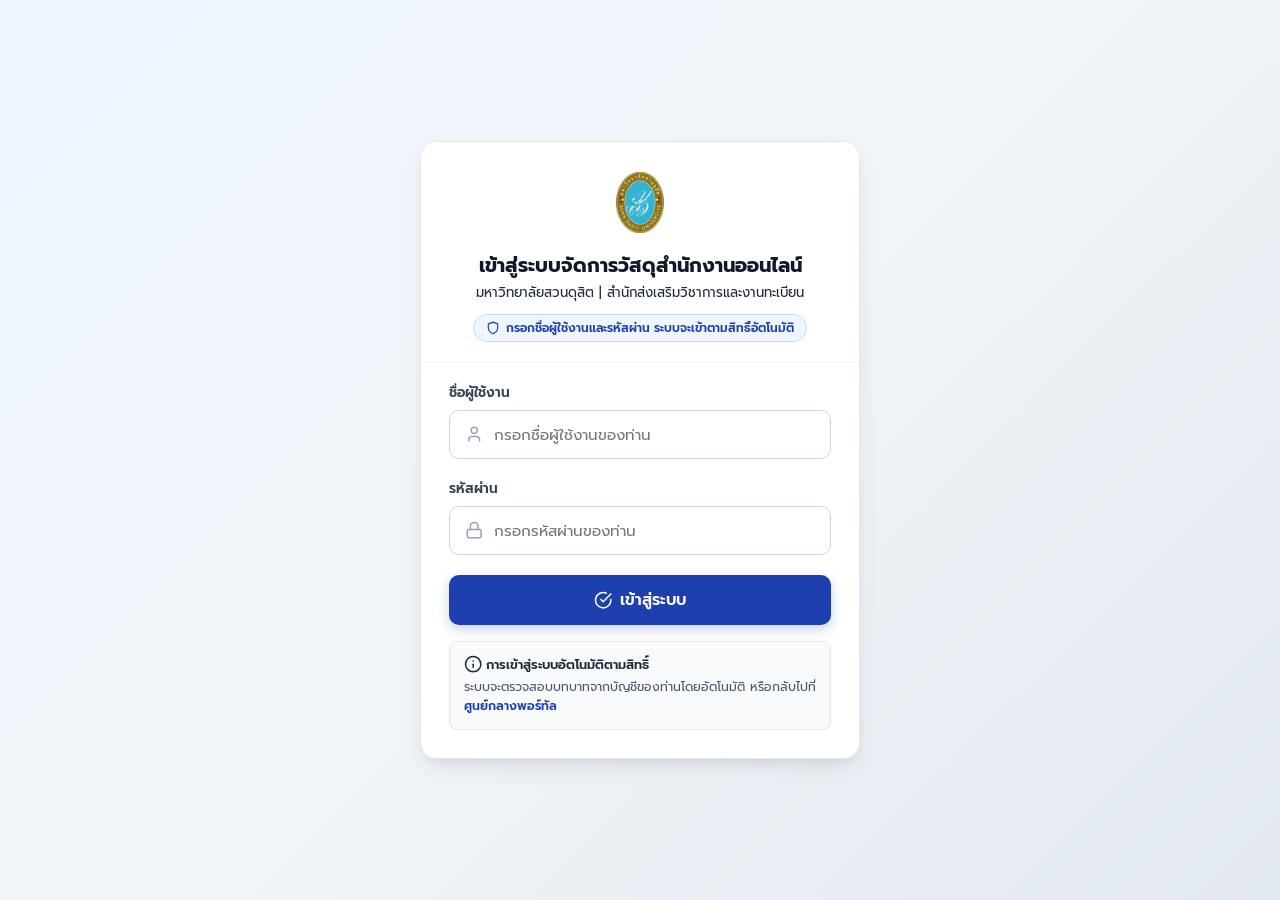
<file: index.html>
<!DOCTYPE html>
<html lang="th">
<head>
  <meta charset="UTF-8">
  <meta name="viewport" content="width=device-width, initial-scale=1.0">
  <title>ระบบจัดการวัสดุสำนักงานออนไลน์ | มหาวิทยาลัยสวนดุสิต</title>
  
  <!-- PWA & Mobile Icons -->
  <meta name="theme-color" content="#1e40af">
  <meta name="apple-mobile-web-app-capable" content="yes">
  <meta name="apple-mobile-web-app-status-bar-style" content="default">
  <meta name="apple-mobile-web-app-title" content="ระบบจัดการวัสดุสำนักงานออนไลน์">
  <!-- University Brand Logo Tab Favicon -->
  <link rel="icon" type="image/png" href="assets/logo_sdu.png">
  <link rel="shortcut icon" type="image/x-icon" href="favicon.ico">
  <link rel="icon" type="image/svg+xml" href="assets/favicon.svg">
  <link rel="icon" type="image/png" sizes="32x32" href="assets/favicon-32x32.png">
  <link rel="icon" type="image/png" sizes="16x16" href="assets/favicon-16x16.png">
  <link rel="apple-touch-icon" sizes="180x180" href="assets/apple-touch-icon.png">
  <link rel="manifest" href="manifest.json">

  <!-- Google Fonts: Prompt for modern UI, Sarabun for official doc/text -->
  <link rel="preconnect" href="https://fonts.googleapis.com">
  <link rel="preconnect" href="https://fonts.gstatic.com" crossorigin>
  <link href="https://fonts.googleapis.com/css2?family=Prompt:wght@300;400;500;600;700&family=Sarabun:wght@300;400;500;600;700&display=swap" rel="stylesheet">
  
  <!-- SweetAlert2 (Offline local asset with CDN fallback) -->
  <script src="assets/js/sweetalert2.all.min.js"></script>
  <script>

    function escapeHtml(str) {
      if (str === null || str === undefined) return '';
      return String(str)
        .replace(/&/g, '&amp;')
        .replace(/</g, '&lt;')
        .replace(/>/g, '&gt;')
        .replace(/"/g, '&quot;')
        .replace(/'/g, '&#39;');
    }

    function getThaiDatetime(dateObj = new Date()) {
      const thaiMonths = ["ม.ค.", "ก.พ.", "มี.ค.", "เม.ย.", "พ.ค.", "มิ.ย.", "ก.ค.", "ส.ค.", "ก.ย.", "ต.ค.", "พ.ย.", "ธ.ค."];
      const day = dateObj.getDate();
      const month = thaiMonths[dateObj.getMonth()];
      const thaiYear = dateObj.getFullYear() + 543;
      const hours = String(dateObj.getHours()).padStart(2, '0');
      const minutes = String(dateObj.getMinutes()).padStart(2, '0');
      return `${day} ${month} ${thaiYear} ${hours}:${minutes} น.`;
    }

    function formatThaiDatetime(dateObj = new Date()) {
      return getThaiDatetime(dateObj);
    }

    if (typeof Swal === 'undefined') {
      document.write('<script src="https://cdn.jsdelivr.net/npm/sweetalert2@11"><\/script>');
    }
  </script>
  
  <style>

    :root {
      --primary: #1e40af;
      --primary-hover: #1d4ed8;
      --primary-light: #eff6ff;
      --primary-border: #bfdbfe;
      --accent: #059669;
      --accent-hover: #047857;
      --warning: #d97706;
      --warning-light: #fef3c7;
      --danger: #dc2626;
      --danger-light: #fee2e2;
      --neutral-50: #f8fafc;
      --neutral-100: #f1f5f9;
      --neutral-200: #e2e8f0;
      --neutral-300: #cbd5e1;
      --neutral-400: #94a3b8;
      --neutral-600: #475569;
      --neutral-700: #334155;
      --neutral-800: #1e293b;
      --neutral-900: #0f172a;
      --shadow-sm: 0 1px 2px 0 rgb(0 0 0 / 0.05);
      --shadow-md: 0 4px 6px -1px rgb(0 0 0 / 0.1), 0 2px 4px -2px rgb(0 0 0 / 0.1);
      --shadow-lg: 0 10px 15px -3px rgb(0 0 0 / 0.1), 0 4px 6px -4px rgb(0 0 0 / 0.1);
      --radius: 10px;
    }

    * { box-sizing: border-box; margin: 0; padding: 0; }
    body {
      font-family: 'Prompt', 'Sarabun', sans-serif;
      background-color: var(--neutral-50);
      color: var(--neutral-800);
      line-height: 1.5;
      min-height: 100vh;
      display: flex;
      flex-direction: column;
    }

    .svg-icon {
      display: inline-block;
      width: 1.15rem;
      height: 1.15rem;
      stroke-width: 2;
      stroke: currentColor;
      fill: none;
      stroke-linecap: round;
      stroke-linejoin: round;
      vertical-align: -0.15em;
      flex-shrink: 0;
    }
    .svg-icon-lg { width: 1.6rem; height: 1.6rem; }
    .svg-icon-sm { width: 0.95rem; height: 0.95rem; }

    header {
      background: white;
      border-bottom: 1px solid var(--neutral-200);
      position: sticky;
      top: 0;
      z-index: 40;
      box-shadow: var(--shadow-sm);
    }

    .nav-container {
      max-width: 1380px;
      margin: 0 auto;
      padding: 0.75rem 1.5rem;
      display: flex;
      justify-content: space-between;
      align-items: center;
      flex-wrap: wrap;
      gap: 1rem;
    }

    .brand { display: flex; align-items: center; gap: 0.85rem; }
    .brand-logo-img {
      height: 48px;
      width: auto;
      object-fit: contain;
      filter: drop-shadow(0 2px 4px rgba(0, 0, 0, 0.08));
      transition: transform 0.2s ease;
    }
    .brand-logo-img:hover { transform: scale(1.04); }
    .brand-icon {
      width: 42px;
      height: 42px;
      background: linear-gradient(135deg, var(--primary), #3b82f6);
      color: white;
      border-radius: 10px;
      display: flex;
      align-items: center;
      justify-content: center;
      box-shadow: 0 4px 10px rgba(37, 99, 235, 0.25);
    }
    .brand-text h1 { font-size: 1.15rem; font-weight: 700; color: var(--neutral-900); line-height: 1.2; }
    .brand-text p { font-size: 0.8rem; color: var(--neutral-400); }

    main {
      max-width: 1380px;
      margin: 1.5rem auto;
      padding: 0 1.5rem;
      flex: 1;
      width: 100%;
    }

    .btn {
      padding: 0.5rem 1rem;
      border-radius: 8px;
      font-family: inherit;
      font-size: 0.85rem;
      font-weight: 600;
      cursor: pointer;
      border: 1px solid transparent;
      display: inline-flex;
      align-items: center;
      gap: 0.5rem;
      transition: all 0.2s;
    }
    .btn-outline { background: white; border-color: var(--neutral-300); color: var(--neutral-700); }
    .btn-outline:hover { background: var(--neutral-50); border-color: var(--neutral-400); }
    .btn-primary { background: var(--primary); color: white; }
    .btn-primary:hover { background: var(--primary-hover); }
    .btn-success { background: var(--accent); color: white; }
    .btn-success:hover { background: var(--accent-hover); }
    .btn-danger { background: var(--danger); color: white; }

    /* Modal Styles */
    .modal-overlay {
      position: fixed; inset: 0;
      background: rgba(15, 23, 42, 0.6);
      backdrop-filter: blur(3px);
      z-index: 100;
      display: flex; align-items: center; justify-content: center;
      padding: 1.5rem;
      opacity: 0; pointer-events: none;
      transition: opacity 0.25s;
    }
    .modal-overlay.open { opacity: 1; pointer-events: auto; }
    .modal-card {
      background: white; border-radius: 12px;
      width: 100%; max-width: 540px;
      box-shadow: var(--shadow-lg);
      overflow: hidden; display: flex; flex-direction: column;
      transform: scale(0.95); transition: transform 0.25s;
    }
    .modal-overlay.open .modal-card { transform: scale(1); }
    .modal-header {
      padding: 1.25rem 1.5rem; border-bottom: 1px solid var(--neutral-200);
      display: flex; justify-content: space-between; align-items: center;
    }
    .modal-header h3 { font-size: 1.15rem; font-weight: 700; color: var(--neutral-900); display: flex; align-items: center; gap: 0.5rem; }
    .modal-body { padding: 1.5rem; display: flex; flex-direction: column; gap: 1rem; }
    .modal-footer {
      padding: 1rem 1.5rem; background: var(--neutral-50);
      border-top: 1px solid var(--neutral-200);
      display: flex; justify-content: flex-end; gap: 0.75rem;
    }
    .close-btn { background: none; border: none; color: var(--neutral-400); cursor: pointer; padding: 4px; display: flex; align-items: center; border-radius: 6px; }
    .close-btn:hover { color: var(--neutral-800); background: var(--neutral-100); }

    /* Combobox Styles */
    .custom-combobox-wrapper { position: relative; }
    .combobox-control { position: relative; display: flex; align-items: center; }
    .combobox-input { width: 100%; padding-right: 2.4rem; cursor: text; }
    .combobox-toggle-btn {
      position: absolute; right: 0.5rem; background: none; border: none;
      color: var(--neutral-400); cursor: pointer; padding: 4px; display: flex; align-items: center;
      transition: transform 0.2s;
    }
    .combobox-control.open .combobox-toggle-btn { transform: rotate(180deg); }
    .combobox-dropdown {
      position: absolute; top: calc(100% + 4px); left: 0; right: 0;
      background: white; border: 1px solid var(--neutral-300); border-radius: 8px;
      max-height: 310px; overflow-y: auto; box-shadow: var(--shadow-lg);
      z-index: 60; display: none;
    }
    .combobox-dropdown.open { display: block; animation: fadeIn 0.15s ease-out; }
    .combobox-group-title {
      padding: 8px 12px 4px 12px; font-size: 0.75rem; font-weight: 700;
      color: var(--primary); background: var(--neutral-50);
      border-top: 1px solid var(--neutral-200); border-bottom: 1px solid var(--neutral-200);
      position: sticky; top: 0; z-index: 2;
    }
    .combobox-group-title:first-child { border-top: none; }
    .combobox-item {
      padding: 8px 14px; font-size: 0.875rem; color: var(--neutral-800);
      cursor: pointer; transition: background 0.15s;
      display: flex; align-items: center; justify-content: space-between;
    }
    .combobox-item:hover { background: var(--primary-light); color: var(--primary); }
    .combobox-item.selected { background: #eff6ff; font-weight: 600; color: var(--primary); }
    .combobox-item-sub { padding-left: 28px; color: var(--neutral-600); font-size: 0.825rem; border-left: 2px solid var(--neutral-200); margin-left: 14px; }
    .combobox-item-sub:hover { border-left-color: var(--primary); }
    .combobox-no-results { padding: 1.25rem 1rem; text-align: center; color: var(--neutral-400); font-size: 0.85rem; }

    .form-group { display: flex; flex-direction: column; gap: 0.4rem; }
    .form-group label { font-size: 0.85rem; font-weight: 600; color: var(--neutral-700); display: flex; align-items: center; gap: 0.4rem; }
    .form-control {
      padding: 0.6rem 0.85rem; border: 1px solid var(--neutral-300); border-radius: 8px;
      font-family: inherit; font-size: 0.9rem; outline: none; transition: border-color 0.2s, box-shadow 0.2s; background: white;
    }
    .form-control:focus { border-color: var(--primary); box-shadow: 0 0 0 3px rgba(37, 99, 235, 0.15); }

    /* SweetAlert2 SDU Theme Customization */
    .swal2-popup {
      font-family: 'Prompt', 'Sarabun', sans-serif !important;
      border-radius: 14px !important;
      padding: 1.75rem 1.5rem !important;
      box-shadow: 0 20px 25px -5px rgba(0, 0, 0, 0.1), 0 10px 10px -5px rgba(0, 0, 0, 0.04) !important;
    }
    .swal2-title {
      font-family: 'Prompt', sans-serif !important;
      font-size: 1.35rem !important;
      font-weight: 700 !important;
      color: #0f172a !important;
    }
    .swal2-html-container {
      font-family: 'Prompt', 'Sarabun', sans-serif !important;
      font-size: 0.95rem !important;
      color: #475569 !important;
      line-height: 1.6 !important;
    }
    .swal2-confirm {
      font-family: 'Prompt', sans-serif !important;
      border-radius: 8px !important;
      font-weight: 600 !important;
      font-size: 0.95rem !important;
      padding: 0.6rem 1.5rem !important;
    }
    .swal2-cancel {
      font-family: 'Prompt', sans-serif !important;
      border-radius: 8px !important;
      font-weight: 500 !important;
      font-size: 0.95rem !important;
      padding: 0.6rem 1.25rem !important;
    }

    @keyframes fadeIn { from { opacity: 0; transform: translateY(6px); } to { opacity: 1; transform: translateY(0); } }

    /* Official PDF Requisition Slip Styles */
    .pdf-preview-container { background: #525659; padding: 2rem; border-radius: 12px; display: flex; flex-direction: column; align-items: center; gap: 1.5rem; }
    .pdf-page { background: white; width: 100%; max-width: 800px; min-height: 1050px; display: flex; flex-direction: column; box-sizing: border-box; padding: 2.8rem 3.2rem; box-shadow: 0 10px 25px rgba(0,0,0,0.3); font-family: 'Sarabun', sans-serif; color: #000; line-height: 1.6; }
    .pdf-header { text-align: center; margin-bottom: 1.75rem; position: relative; display: flex; flex-direction: column; align-items: center; }
    .pdf-header h2 { font-size: 1.35rem; font-weight: 700; margin-bottom: 0.25rem; }
    .pdf-header p { font-size: 0.9rem; color: #444; }
    .pdf-meta-table { width: 100%; margin-bottom: 1.25rem; font-size: 0.95rem; }
    .pdf-meta-table td { padding: 4px 0; }
    .pdf-items-table { width: 100%; border-collapse: collapse; margin: 1.25rem 0; font-size: 0.95rem; }
    .pdf-items-table th, .pdf-items-table td { border: 1px solid #333; padding: 8px 10px; }
    .pdf-items-table th { background: #f3f4f6; font-weight: 600; text-align: center; }
    .pdf-footer-section { margin-top: auto; width: 100%; page-break-inside: avoid; break-inside: avoid; }
    .pdf-ack-note { font-size: 0.85rem; margin-bottom: 0.75rem; }
    .pdf-signatures { display: grid; grid-template-columns: repeat(4, 1fr); gap: 0.75rem; margin-top: auto; text-align: center; font-size: 0.825rem; page-break-inside: avoid; break-inside: avoid; }
    .pdf-footer-section .pdf-signatures { margin-top: 0.75rem; }
    .sig-box { display: flex; flex-direction: column; align-items: center; justify-content: flex-end; height: 140px; }
    .sig-img-preview { max-height: 60px; max-width: 130px; margin-bottom: 4px; }
    .sig-line { width: 80%; border-bottom: 1px dotted #333; margin-bottom: 6px; }

    /* Clean Print Isolation - Only the A4 document prints */
    @media print {
      @page {
        size: A4 portrait;
        margin: 1.2cm 1.5cm;
      }
      html, body {
        width: 100% !important;
        height: auto !important;
        min-height: 0 !important;
        margin: 0 !important;
        padding: 0 !important;
        overflow: visible !important;
        background: white !important;
      }
      header, footer, nav, .nav-container, .cart-drawer, .btn, .close-btn,
      .modal-header, .modal-footer, .pdf-preview-actions, #requesterLoginScreen,
      .category-tabs, .search-box, .stat-grid, .order-history-box {
        display: none !important;
      }
      .modal-overlay, #requisitionPdfModal {
        position: static !important;
        display: block !important;
        inset: auto !important;
        background: none !important;
        backdrop-filter: none !important;
        padding: 0 !important;
        margin: 0 !important;
        overflow: visible !important;
        opacity: 1 !important;
        visibility: visible !important;
      }
      .modal-card {
        position: static !important;
        max-width: 100% !important;
        width: 100% !important;
        box-shadow: none !important;
        border: none !important;
        border-radius: 0 !important;
        transform: none !important;
        overflow: visible !important;
        background: white !important;
      }
      .modal-body {
        padding: 0 !important;
        background: white !important;
        overflow: visible !important;
        display: block !important;
      }
      #printablePdf {
        position: static !important;
        width: 100% !important;
        max-width: 100% !important;
        min-height: calc(297mm - 2.5cm) !important;
        display: flex !important;
        flex-direction: column !important;
        box-sizing: border-box !important;
        padding: 0 !important;
        margin: 0 !important;
        box-shadow: none !important;
        background: white !important;
        visibility: visible !important;
      }
      #printablePdf * {
        visibility: visible !important;
      }
      .pdf-footer-section {
        margin-top: auto !important;
        width: 100% !important;
        page-break-inside: avoid !important;
        break-inside: avoid !important;
      }
      .pdf-signatures {
        margin-top: auto !important;
        page-break-inside: avoid !important;
        break-inside: avoid !important;
      }
      .pdf-footer-section .pdf-signatures {
        margin-top: 0.5rem !important;
      }
    }



    /* Universal Searchable Dropdown Widget */
    .sdu-ss-wrapper {
      position: relative;
      display: inline-block;
      width: 100%;
      font-family: inherit;
      text-align: left;
    }
    .sdu-ss-wrapper.sdu-ss-auto {
      width: auto;
      min-width: 160px;
    }
    .sdu-ss-trigger {
      width: 100%;
      min-height: 38px;
      padding: 0.45rem 0.7rem;
      background: white;
      border: 1px solid #cbd5e1;
      border-radius: 8px;
      color: #1e293b;
      font-family: inherit;
      font-size: 0.875rem;
      text-align: left;
      display: flex;
      align-items: center;
      justify-content: space-between;
      gap: 0.5rem;
      cursor: pointer;
      transition: border-color 0.15s, box-shadow 0.15s;
      box-sizing: border-box;
    }
    .sdu-ss-trigger:hover { border-color: #94a3b8; }
    .sdu-ss-trigger.open, .sdu-ss-trigger:focus {
      outline: none;
      border-color: #1e40af;
      box-shadow: 0 0 0 3px rgba(30, 64, 175, 0.12);
    }
    .sdu-ss-trigger-label {
      overflow: hidden;
      text-overflow: ellipsis;
      white-space: nowrap;
      flex: 1;
      min-width: 0;
    }
    .sdu-ss-chevron {
      width: 15px;
      height: 15px;
      color: #64748b;
      flex-shrink: 0;
      transition: transform 0.15s;
    }
    .sdu-ss-trigger.open .sdu-ss-chevron {
      transform: rotate(180deg);
      color: #1e40af;
    }
    .sdu-ss-panel {
      position: fixed;
      z-index: 99999;
      background: white;
      border: 1px solid #cbd5e1;
      border-radius: 10px;
      box-shadow: 0 12px 28px -4px rgba(15, 23, 42, 0.22), 0 4px 10px rgba(15, 23, 42, 0.08);
      display: none;
      flex-direction: column;
      overflow: hidden;
      font-family: 'Prompt', 'Sarabun', sans-serif;
      box-sizing: border-box;
    }
    .sdu-ss-panel.open { display: flex; }
    .sdu-ss-search-wrap {
      padding: 8px;
      background: #f8fafc;
      border-bottom: 1px solid #e2e8f0;
    }
    .sdu-ss-search-input {
      width: 100%;
      padding: 6px 10px;
      border: 1px solid #cbd5e1;
      border-radius: 6px;
      font-family: inherit;
      font-size: 0.85rem;
      color: #0f172a;
      background: white;
      outline: none;
      box-sizing: border-box;
    }
    .sdu-ss-search-input:focus {
      border-color: #1e40af;
      box-shadow: 0 0 0 2px rgba(30, 64, 175, 0.12);
    }
    .sdu-ss-list {
      max-height: 230px;
      overflow-y: auto;
      padding: 4px;
    }
    .sdu-ss-item {
      padding: 7px 10px;
      border-radius: 6px;
      font-size: 0.85rem;
      color: #1e293b;
      cursor: pointer;
      display: flex;
      align-items: center;
      justify-content: space-between;
      gap: 6px;
      line-height: 1.35;
      text-align: left;
    }
    .sdu-ss-item:hover, .sdu-ss-item.highlighted {
      background: #eff6ff;
      color: #1e40af;
    }
    .sdu-ss-item.selected {
      background: #dbeafe;
      color: #1e40af;
      font-weight: 600;
    }
    .sdu-ss-empty {
      padding: 14px 10px;
      text-align: center;
      font-size: 0.825rem;
      color: #94a3b8;
    }


    /* Requester Login Screen */
    .login-wrapper {
      min-height: 100vh;
      display: flex;
      align-items: center;
      justify-content: center;
      padding: 1.5rem;
      background: linear-gradient(135deg, #eff6ff 0%, #f1f5f9 50%, #e2e8f0 100%);
    }
    .login-card {
      background: white;
      width: 100%;
      max-width: 440px;
      border-radius: 16px;
      box-shadow: 0 10px 25px -5px rgba(0, 0, 0, 0.1), 0 8px 10px -6px rgba(0, 0, 0, 0.05);
      border: 1px solid var(--neutral-200);
      overflow: hidden;
      animation: fadeIn 0.3s ease-out;
    }
    .login-header {
      background: white;
      padding: 2.25rem 2rem 1.5rem 2rem;
      text-align: center;
      border-bottom: 1px solid var(--neutral-100);
    }
    .login-body {
      padding: 1.75rem 2rem;
    }
    .login-input-group {
      margin-bottom: 1.25rem;
    }
    .login-input-group label {
      display: block;
      font-size: 0.85rem;
      font-weight: 600;
      color: var(--neutral-700);
      margin-bottom: 0.4rem;
    }
    .login-input-wrapper {
      position: relative;
      display: flex;
      align-items: center;
    }
    .login-input-wrapper .input-icon {
      position: absolute;
      left: 1rem;
      color: var(--neutral-400);
      display: flex;
      pointer-events: none;
    }
    .login-input {
      width: 100%;
      padding: 0.75rem 1rem 0.75rem 2.75rem;
      border: 1px solid var(--neutral-300);
      border-radius: 10px;
      font-family: inherit;
      font-size: 0.95rem;
      transition: all 0.2s;
    }
    .login-input:focus {
      outline: none;
      border-color: var(--primary);
      box-shadow: 0 0 0 4px rgba(30, 64, 175, 0.12);
    }
    .btn-login {
      width: 100%;
      background: var(--primary);
      color: white;
      border: none;
      border-radius: 10px;
      padding: 0.8rem;
      font-family: inherit;
      font-size: 1rem;
      font-weight: 600;
      cursor: pointer;
      display: flex;
      align-items: center;
      justify-content: center;
      gap: 0.5rem;
      box-shadow: 0 4px 12px rgba(30, 64, 175, 0.25);
      transition: all 0.2s;
    }
    .btn-login:hover {
      background: var(--primary-hover);
      box-shadow: 0 6px 16px rgba(30, 64, 175, 0.35);
    }
    .btn-login:active {
      transform: scale(0.99);
    }
    .login-notice-box {
      margin-top: 1.25rem;
      background: var(--neutral-50);
      border: 1px solid var(--neutral-200);
      border-radius: 8px;
      padding: 0.85rem;
      font-size: 0.8rem;
      color: var(--neutral-600);
      line-height: 1.5;
    }
    @keyframes fadeIn {
      from { opacity: 0; transform: translateY(6px); }
      to { opacity: 1; transform: translateY(0); }
    }

    /* Requester Specific Styles */
    .requester-bar {
      background: white; border: 1px solid var(--neutral-200); border-radius: var(--radius);
      padding: 1.25rem 1.5rem; margin-bottom: 1.5rem; box-shadow: var(--shadow-sm);
      display: grid; grid-template-columns: 2fr 1fr 1fr; gap: 1.25rem; align-items: flex-end;
    }
    @media (max-width: 900px) { .requester-bar { grid-template-columns: 1fr; } }

    .search-filter-bar { display: flex; gap: 1rem; margin-bottom: 1.5rem; flex-wrap: wrap; }
    .search-box-wrapper { flex: 1; min-width: 300px; position: relative; }
    .search-input {
      width: 100%; padding: 0.75rem 1rem 0.75rem 2.75rem; border: 1px solid var(--neutral-300);
      border-radius: 10px; font-family: inherit; font-size: 0.95rem; background: white;
      box-shadow: var(--shadow-sm); outline: none; transition: all 0.2s;
    }
    .search-input:focus { border-color: var(--primary); box-shadow: 0 0 0 4px rgba(37, 99, 235, 0.12); }
    .search-icon { position: absolute; left: 1rem; top: 50%; transform: translateY(-50%); color: var(--neutral-400); pointer-events: none; display: flex; }

    .category-pills { display: flex; gap: 0.5rem; overflow-x: auto; align-items: center; padding-bottom: 4px; }
    .pill-btn {
      padding: 0.5rem 1rem; background: white; border: 1px solid var(--neutral-200); border-radius: 999px;
      font-family: inherit; font-size: 0.825rem; font-weight: 500; color: var(--neutral-600);
      cursor: pointer; white-space: nowrap; transition: all 0.2s;
    }
    .pill-btn:hover { border-color: var(--neutral-300); background: var(--neutral-100); }
    .pill-btn.active { background: var(--primary); color: white; border-color: var(--primary); box-shadow: 0 2px 6px rgba(37, 99, 235, 0.25); }

    .catalog-grid { display: grid; grid-template-columns: repeat(auto-fill, minmax(290px, 1fr)); gap: 1.25rem; }
    .item-card {
      background: white; border: 1px solid var(--neutral-200); border-radius: var(--radius);
      overflow: hidden; box-shadow: var(--shadow-sm); display: flex; flex-direction: column;
      transition: transform 0.2s, box-shadow 0.2s;
    }
    .item-card:hover { transform: translateY(-3px); box-shadow: var(--shadow-md); border-color: var(--primary-border); }
    .item-image-wrapper { height: 175px; background: var(--neutral-100); position: relative; overflow: hidden; display: flex; align-items: center; justify-content: center; }
    .item-img { width: 100%; height: 100%; object-fit: cover; transition: transform 0.3s ease; }
    .item-card:hover .item-img { transform: scale(1.03); }
    .image-toggle-pills {
      position: absolute; bottom: 8px; left: 8px; display: flex; gap: 4px;
      background: rgba(15, 23, 42, 0.75); padding: 3px; border-radius: 6px; backdrop-filter: blur(4px);
    }
    .img-pill-btn { background: transparent; border: none; color: white; font-family: inherit; font-size: 0.675rem; padding: 2px 6px; border-radius: 4px; cursor: pointer; opacity: 0.8; }
    .img-pill-btn.active { background: var(--primary); opacity: 1; font-weight: 600; }

    .card-body { padding: 1.15rem; display: flex; flex-direction: column; flex: 1; }
    .item-title { font-size: 0.95rem; font-weight: 600; color: var(--neutral-900); line-height: 1.4; margin-bottom: 0.5rem; min-height: 2.8rem; }
    .ratio-badge { display: inline-flex; align-items: center; gap: 5px; font-size: 0.75rem; color: var(--neutral-600); background: var(--neutral-100); padding: 4px 8px; border-radius: 6px; margin-bottom: 0.75rem; width: fit-content; }
    .stock-info { background: var(--primary-light); border: 1px solid var(--primary-border); border-radius: 8px; padding: 0.5rem 0.75rem; margin-bottom: 1rem; display: flex; justify-content: space-between; align-items: center; transition: all 0.2s ease; }
    .stock-label { font-size: 0.75rem; color: var(--primary); font-weight: 500; }
    .stock-value { font-size: 0.875rem; font-weight: 700; color: var(--primary); }
    .stock-info.low {
      background: var(--danger-light);
      border-color: #fca5a5;
    }
    .stock-info.low .stock-label {
      color: #991b1b;
      font-weight: 600;
    }
    .stock-info.low .stock-value {
      color: var(--danger);
      font-weight: 700;
    }
    .card-actions { margin-top: auto; display: flex; flex-direction: column; gap: 0.6rem; }
    .qty-inputs { display: grid; grid-template-columns: 1fr 1fr; gap: 0.5rem; }
    .qty-col label { font-size: 0.7rem; color: var(--neutral-600); display: block; margin-bottom: 2px; }
    .qty-input { width: 100%; padding: 0.45rem; border: 1px solid var(--neutral-300); border-radius: 6px; font-family: inherit; font-size: 0.85rem; text-align: center; }
    .btn-add-cart {
      width: 100%; background: var(--primary); color: white; border: none; border-radius: 8px;
      padding: 0.6rem; font-family: inherit; font-size: 0.875rem; font-weight: 600; cursor: pointer;
      display: flex; align-items: center; justify-content: center; gap: 0.5rem; transition: background 0.2s, transform 0.1s;
    }
    .btn-add-cart:hover { background: var(--primary-hover); }
    .btn-add-cart:active { transform: scale(0.98); }

    /* Cart Button Trigger */
    .cart-trigger {
      position: relative;
      background: var(--primary);
      color: white;
      border: none;
      border-radius: 8px;
      padding: 0.55rem 1.15rem;
      font-family: inherit;
      font-weight: 600;
      font-size: 0.875rem;
      cursor: pointer;
      display: inline-flex;
      align-items: center;
      gap: 0.6rem;
      box-shadow: 0 2px 6px rgba(30, 64, 175, 0.25);
      transition: all 0.2s ease;
    }
    .cart-trigger:hover {
      background: var(--primary-hover);
      box-shadow: 0 4px 10px rgba(30, 64, 175, 0.35);
      transform: translateY(-1px);
    }
    .cart-trigger:active {
      transform: translateY(0);
    }
    .cart-badge {
      background: #ef4444;
      color: white;
      font-size: 0.75rem;
      font-weight: 700;
      padding: 2px 7px;
      border-radius: 999px;
      line-height: 1;
      display: inline-flex;
      align-items: center;
      justify-content: center;
      min-width: 20px;
      height: 20px;
      box-shadow: 0 1px 3px rgba(0, 0, 0, 0.2);
    }

    /* Cart Drawer */
    .cart-drawer-overlay { position: fixed; inset: 0; background: rgba(15, 23, 42, 0.5); backdrop-filter: blur(2px); z-index: 50; opacity: 0; pointer-events: none; transition: opacity 0.3s; }
    .cart-drawer-overlay.open { opacity: 1; pointer-events: auto; }
    .cart-drawer {
      position: fixed; top: 0; right: 0; bottom: 0; width: 440px; max-width: 90vw; background: white;
      box-shadow: -4px 0 20px rgba(0, 0, 0, 0.15); z-index: 51; transform: translateX(100%); transition: transform 0.3s ease-out;
      display: flex; flex-direction: column;
    }
    .cart-drawer-overlay.open .cart-drawer { transform: translateX(0); }
    .cart-header { padding: 1.25rem 1.5rem; border-bottom: 1px solid var(--neutral-200); display: flex; justify-content: space-between; align-items: center; }
    .cart-header h3 { font-size: 1.1rem; font-weight: 700; color: var(--neutral-900); display: flex; align-items: center; gap: 0.5rem; }
    .cart-items-list { flex: 1; overflow-y: auto; padding: 1rem 1.5rem; display: flex; flex-direction: column; gap: 0.75rem; }
    .cart-item-card { background: var(--neutral-50); border: 1px solid var(--neutral-200); border-radius: 8px; padding: 0.85rem; display: flex; justify-content: space-between; align-items: center; gap: 0.75rem; }
    .cart-item-details h4 { font-size: 0.875rem; font-weight: 600; color: var(--neutral-900); margin-bottom: 0.25rem; }
    .cart-item-qty { font-size: 0.8rem; color: var(--neutral-600); }
    .cart-item-remove { background: none; border: none; color: var(--danger); cursor: pointer; padding: 4px; opacity: 0.7; display: flex; align-items: center; }
    .cart-item-remove:hover { opacity: 1; }
    .cart-footer { padding: 1.25rem 1.5rem; border-top: 1px solid var(--neutral-200); background: white; display: flex; flex-direction: column; gap: 1rem; }
    .btn-submit-requisition {
      width: 100%; background: var(--accent); color: white; border: none; border-radius: 8px;
      padding: 0.85rem; font-family: inherit; font-size: 1rem; font-weight: 600; cursor: pointer;
      display: flex; align-items: center; justify-content: center; gap: 0.5rem; box-shadow: 0 4px 10px rgba(5, 150, 105, 0.25);
    }
    .btn-submit-requisition:hover { background: var(--accent-hover); }

    /* My Requisitions Modal & Card Styles */
    .req-modal-card {
      max-width: 840px !important;
      max-height: 90vh;
      display: flex;
      flex-direction: column;
    }
    .req-filter-tabs {
      display: flex;
      gap: 0.5rem;
      flex-wrap: wrap;
      margin-bottom: 1rem;
    }
    .req-tab-btn {
      padding: 0.45rem 0.95rem;
      border-radius: 999px;
      border: 1px solid var(--neutral-300);
      background: white;
      font-family: inherit;
      font-size: 0.825rem;
      font-weight: 500;
      color: var(--neutral-700);
      cursor: pointer;
      display: inline-flex;
      align-items: center;
      gap: 0.4rem;
      transition: all 0.2s;
    }
    .req-tab-btn:hover {
      background: var(--neutral-100);
      border-color: var(--neutral-400);
    }
    .req-tab-btn.active {
      background: var(--primary);
      color: white;
      border-color: var(--primary);
      box-shadow: 0 2px 6px rgba(30, 64, 175, 0.25);
    }
    .req-card-item {
      background: white;
      border: 1px solid var(--neutral-200);
      border-radius: 12px;
      padding: 1.25rem;
      margin-bottom: 1rem;
      box-shadow: var(--shadow-sm);
      transition: all 0.2s;
      border-left: 4px solid var(--primary);
    }
    .req-card-item:hover {
      border-color: var(--primary-border);
      box-shadow: var(--shadow-md);
      transform: translateY(-1px);
    }
    .req-card-item.status-border-pending { border-left-color: #d97706; }
    .req-card-item.status-border-verified { border-left-color: #0284c7; }
    .req-card-item.status-border-approved { border-left-color: #2563eb; }
    .req-card-item.status-border-completed { border-left-color: #059669; }
    .req-card-item.status-border-rejected { border-left-color: #dc2626; }

    .req-status-pill {
      display: inline-flex;
      align-items: center;
      gap: 6px;
      font-size: 0.775rem;
      font-weight: 600;
      padding: 4px 10px;
      border-radius: 999px;
    }
    .pill-pending { background: #fef3c7; color: #92400e; border: 1px solid #fde68a; }
    .pill-verified { background: #e0f2fe; color: #0369a1; border: 1px solid #bae6fd; }
    .pill-approved { background: #eff6ff; color: #1e40af; border: 1px solid #bfdbfe; }
    .pill-completed { background: #ecfdf5; color: #065f46; border: 1px solid #a7f3d0; }
    .pill-rejected { background: #fef2f2; color: #991b1b; border: 1px solid #fecaca; }

    .req-item-mini-table {
      width: 100%;
      border-collapse: collapse;
      margin-top: 0.75rem;
      font-size: 0.85rem;
      background: var(--neutral-50);
      border-radius: 8px;
      overflow: hidden;
    }
    .req-item-mini-table th {
      background: #f1f5f9;
      color: var(--neutral-700);
      font-weight: 600;
      text-align: left;
      padding: 6px 12px;
      font-size: 0.8rem;
    }
    .req-item-mini-table td {
      padding: 7px 12px;
      border-top: 1px solid var(--neutral-200);
      color: var(--neutral-800);
    }

    footer {
      margin-top: auto; padding: 1.5rem; background: white; border-top: 1px solid var(--neutral-200);
      text-align: center; font-size: 0.85rem; color: var(--neutral-600);
      display: flex; justify-content: center; align-items: center; flex-wrap: wrap; gap: 1rem;
    }
  </style>
</head>
<body>

  <!-- 1. AUTO-ROLE LOGIN SCREEN (SHOWN WHEN NOT LOGGED IN) -->
  <div id="requesterLoginScreen" class="login-wrapper">
    <div class="login-card" style="max-width: 440px;">
      <div class="login-header" style="padding: 1.85rem 1.75rem 1.25rem 1.75rem;">
        <img src="assets/logo_sdu.png" alt="มหาวิทยาลัยสวนดุสิต" style="height: 62px; margin-bottom: 0.65rem; object-fit: contain;">
        <h2 id="loginRoleTitle" style="font-size: 1.22rem; font-weight: 700; color: var(--neutral-900); margin-bottom: 0.25rem;">เข้าสู่ระบบจัดการวัสดุสำนักงานออนไลน์</h2>
        <p style="font-size: 0.825rem; color: var(--neutral-500);">มหาวิทยาลัยสวนดุสิต | สำนักส่งเสริมวิชาการและงานทะเบียน</p>
        <div id="loginRoleBadge" style="margin-top: 0.65rem; display: inline-flex; align-items: center; gap: 6px; background: #eff6ff; color: #1e40af; border: 1px solid #bfdbfe; padding: 4px 12px; border-radius: 999px; font-size: 0.75rem; font-weight: 600;">
          <svg class="svg-icon" style="width: 14px; height: 14px;" viewBox="0 0 24 24"><path d="M12 22s8-4 8-10V5l-8-3-8 3v7c0 6 8 10 8 10"/></svg>
          <span>กรอกชื่อผู้ใช้งานและรหัสผ่าน ระบบจะเข้าตามสิทธิ์อัตโนมัติ</span>
        </div>
      </div>
      <div class="login-body" style="padding: 1.25rem 1.75rem 1.75rem 1.75rem;">
        <form id="requesterLoginForm" onsubmit="handleRequesterLogin(event)">
          <div class="login-input-group">
            <label for="loginUsername" id="loginUsernameLabel">ชื่อผู้ใช้งาน</label>
            <div class="login-input-wrapper">
              <span class="input-icon"><svg class="svg-icon" viewBox="0 0 24 24"><path d="M19 21v-2a4 4 0 0 0-4-4H9a4 4 0 0 0-4 4v2"/><circle cx="12" cy="7" r="4"/></svg></span>
              <input type="text" id="loginUsername" class="login-input" placeholder="กรอกชื่อผู้ใช้งานของท่าน" required autocomplete="username">
            </div>
          </div>
          <div class="login-input-group">
            <label for="loginPassword">รหัสผ่าน</label>
            <div class="login-input-wrapper">
              <span class="input-icon"><svg class="svg-icon" viewBox="0 0 24 24"><rect width="18" height="11" x="3" y="11" rx="2" ry="2"/><path d="M7 11V7a5 5 0 0 1 10 0v4"/></svg></span>
              <input type="password" id="loginPassword" class="login-input" placeholder="กรอกรหัสผ่านของท่าน" required autocomplete="current-password">
            </div>
          </div>
          <button type="submit" class="btn-login" id="btnLoginSubmit">
            <svg class="svg-icon" viewBox="0 0 24 24"><path d="M22 11.08V12a10 10 0 1 1-5.93-9.14"/><polyline points="22 4 12 14.01 9 11.01"/></svg>
            <span id="btnLoginSubmitText">เข้าสู่ระบบ</span>
          </button>
        </form>

        <div class="login-notice-box" style="margin-top: 1rem;">
          <div style="font-weight: 600; color: var(--neutral-800); margin-bottom: 4px; display: flex; align-items: center; gap: 4px;">
            <svg class="svg-icon" viewBox="0 0 24 24"><circle cx="12" cy="12" r="10"/><line x1="12" x2="12" y1="16" y2="12"/><line x1="12" x2="12.01" y1="8" y2="8"/></svg> การเข้าสู่ระบบอัตโนมัติตามสิทธิ์
          </div>
          <div id="loginNoticeRoleHint" style="font-size: 0.775rem; line-height: 1.5;">
            ระบบจะตรวจสอบบทบาทจากบัญชีของท่านโดยอัตโนมัติ หรือกลับไปที่ <a href="portal.html" style="color: var(--primary); font-weight: 600; text-decoration: none;">ศูนย์กลางพอร์ทัล</a>
          </div>
        </div>
      </div>
    </div>
  </div>

  <!-- 2. MAIN REQUESTER APPLICATION (SHOWN WHEN LOGGED IN) -->
  <div id="requesterApp" style="display: none; min-height: 100vh; flex-direction: column;">
    <!-- Top Navigation Header (Requester Portal Only) -->
    <header>
      <div class="nav-container">
        <div class="brand">
          <img src="assets/logo_sdu.png" alt="มหาวิทยาลัยสวนดุสิต" class="brand-logo-img">
          <div class="brand-text">
            <h1>ระบบจัดการวัสดุสำนักงานออนไลน์</h1>
            <p>มหาวิทยาลัยสวนดุสิต (สำหรับอาจารย์และเจ้าหน้าที่หน่วยงาน)</p>
          </div>
        </div>

        <div style="display: flex; align-items: center; gap: 0.75rem; flex-wrap: wrap;">
          <div id="requesterUserDisplay" style="display: flex; align-items: center; gap: 0.5rem; background: var(--neutral-100); padding: 0.45rem 0.85rem; border-radius: 999px; border: 1px solid var(--neutral-200); font-size: 0.825rem; color: var(--neutral-700);">
            <svg class="svg-icon" viewBox="0 0 24 24"><path d="M19 21v-2a4 4 0 0 0-4-4H9a4 4 0 0 0-4 4v2"/><circle cx="12" cy="7" r="4"/></svg>
            <span id="navRequesterName" style="font-weight: 600; color: var(--primary);">-</span>
            <span id="navRequesterDept" style="color: var(--neutral-500); font-size: 0.775rem;">-</span>
          </div>

          <span id="requesterAuthBypassBadge" style="display: none; align-items: center; gap: 4px; background: #fef3c7; color: #92400e; border: 1px solid #fcd34d; padding: 0.35rem 0.7rem; border-radius: 999px; font-size: 0.75rem; font-weight: 600;">
            โหมดทดสอบ: พักระบบ Login
          </span>

          <button class="btn btn-outline" id="btnSwitchTestRequester" onclick="switchTestRequester()" style="display: none; align-items: center; gap: 0.35rem; font-size: 0.78rem; padding: 0.4rem 0.7rem; border-color: #93c5fd; color: #1e40af; background: #eff6ff;">
            <svg class="svg-icon svg-icon-sm" viewBox="0 0 24 24"><path d="M16 21v-2a4 4 0 0 0-4-4H6a4 4 0 0 0-4 4v2"/><circle cx="9" cy="7" r="4"/><path d="M22 21v-2a4 4 0 0 0-3-3.87"/><path d="M16 3.13a4 4 0 0 1 0 7.75"/></svg> สลับผู้ขอเบิก (ทดสอบ)
          </button>

          <button class="btn btn-outline" id="btnSwitchToStaffPortal" onclick="switchToStaffPortal()" style="display: none; align-items: center; gap: 0.4rem; font-size: 0.8rem; padding: 0.45rem 0.85rem; border-color: #c4b5fd; color: #5b21b6; background: #f5f3ff; font-weight: 600;">
            <svg class="svg-icon svg-icon-sm" viewBox="0 0 24 24"><path d="M12 22s8-4 8-10V5l-8-3-8 3v7c0 6 8 10 8 10"/></svg>
            <span id="btnSwitchToStaffPortalText">หน้าอนุมัติ</span>
          </button>

          <button class="btn btn-outline" id="btnMyRequisitions" onclick="openMyRequisitionsModal()" style="display: inline-flex; align-items: center; gap: 0.5rem; font-weight: 600;">
            <svg class="svg-icon" viewBox="0 0 24 24"><rect width="8" height="4" x="8" y="2" rx="1" ry="1"/><path d="M16 4h2a2 2 0 0 1 2 2v14a2 2 0 0 1-2 2H6a2 2 0 0 1-2-2V6a2 2 0 0 1 2-2h2"/><path d="m9 14 2 2 4-4"/></svg> รายการคำขอของฉัน
            <span class="count-tag" id="myReqsBadge" style="background: var(--primary-light); color: var(--primary); font-size: 0.75rem; font-weight: 700; padding: 2px 8px; border-radius: 999px; border: 1px solid var(--primary-border); margin-left: 2px;">0</span>
          </button>

          <button class="cart-trigger" onclick="toggleCartDrawer()">
            <svg class="svg-icon" viewBox="0 0 24 24"><circle cx="8" cy="21" r="1"/><circle cx="19" cy="21" r="1"/><path d="M2.05 2.05h2l2.66 12.42a2 2 0 0 0 2 1.58h9.78a2 2 0 0 0 1.95-1.57l1.65-7.43H5.12"/></svg> ตะกร้าของฉัน
            <span class="cart-badge" id="cartCount">0</span>
          </button>

          <button class="btn btn-outline" onclick="logoutRequester()" title="ออกจากระบบ" style="padding: 0.45rem 0.75rem; font-size: 0.8rem; color: var(--danger); border-color: var(--neutral-300); display: inline-flex; align-items: center; gap: 4px;">
            <svg class="svg-icon svg-icon-sm" viewBox="0 0 24 24"><path d="M9 21H5a2 2 0 0 1-2-2V5a2 2 0 0 1 2-2h4"/><polyline points="16 17 21 12 16 7"/><line x1="21" x2="9" y1="12" y2="12"/></svg> ออกจากระบบ
          </button>
        </div>
      </div>
    </header>

  <!-- Main Content Area -->
  <main>
    <!-- Requester Info Form with Pre-filled & Locked Authenticated Identity -->
    <div class="requester-bar">
      <div style="grid-column: 1 / -1; display: flex; align-items: center; gap: 6px; font-size: 0.825rem; color: var(--primary); background: var(--primary-light); padding: 7px 12px; border-radius: 8px; border: 1px solid var(--primary-border);">
        <svg class="svg-icon" viewBox="0 0 24 24"><path d="M22 11.08V12a10 10 0 1 1-5.93-9.14"/><polyline points="22 4 12 14.01 9 11.01"/></svg> บัญชีผู้ขอเบิกเข้าสู่ระบบ: <strong id="barRequesterLabel">-</strong>
      </div>

      <div class="form-group custom-combobox-wrapper" id="deptComboboxWrapper">
        <label for="deptSearchInput">
          <svg class="svg-icon" viewBox="0 0 24 24"><line x1="3" x2="21" y1="22" y2="22"/><line x1="6" x2="6" y1="18" y2="11"/><line x1="10" x2="10" y1="18" y2="11"/><line x1="14" x2="14" y1="18" y2="11"/><line x1="18" x2="18" y1="18" y2="11"/><polygon points="12 2 20 7 4 7"/></svg> กลุ่มงาน / หน่วยงานที่สังกัด (สวท.) *
        </label>
        <div class="combobox-control" id="deptComboboxControl">
          <input type="text" id="deptSearchInput" class="form-control combobox-input" 
                 placeholder="กลุ่มงานที่สังกัด..." 
                 autocomplete="off" 
                 value="" 
                 readonly
                 style="background-color: var(--neutral-100); cursor: not-allowed;">
          <input type="hidden" id="deptSelect" value="">
        </div>
      </div>
      <div class="form-group custom-combobox-wrapper" id="userComboboxWrapper">
        <label for="requesterName">
          <svg class="svg-icon" viewBox="0 0 24 24"><path d="M19 21v-2a4 4 0 0 0-4-4H9a4 4 0 0 0-4 4v2"/><circle cx="12" cy="7" r="4"/></svg> ชื่อ-นามสกุล ผู้ขอเบิก (บุคลากร สวท.) *
        </label>
        <div class="combobox-control" id="userComboboxControl">
          <input type="text" id="requesterName" class="form-control combobox-input" 
                 placeholder="ชื่อ-นามสกุล ผู้ขอเบิก..." 
                 autocomplete="off" 
                 value="" 
                 readonly
                 style="background-color: var(--neutral-100); cursor: not-allowed;">
        </div>
      </div>
      <div class="form-group">
        <label for="requesterPhone">
          <svg class="svg-icon" viewBox="0 0 24 24"><path d="M22 16.92v3a2 2 0 0 1-2.18 2 19.79 19.79 0 0 1-8.63-3.07 19.5 19.5 0 0 1-6-6 19.79 19.79 0 0 1-3.07-8.67A2 2 0 0 1 4.11 2h3a2 2 0 0 1 2 1.72 12.84 12.84 0 0 0 .7 2.81 2 2 0 0 1-.45 2.11L8.09 9.91a16 16 0 0 0 6 6l1.27-1.27a2 2 0 0 1 2.11-.45 12.84 12.84 0 0 0 2.81.7A2 2 0 0 1 22 16.92z"/></svg> เบอร์โทรศัพท์ติดต่อ
        </label>
        <input type="tel" id="requesterPhone" class="form-control" placeholder="เช่น 081-234-5678" value="">
      </div>
    </div>

    <!-- Search & Filters -->
    <div class="search-filter-bar">
      <div class="search-box-wrapper">
        <span class="search-icon"><svg class="svg-icon" viewBox="0 0 24 24"><circle cx="11" cy="11" r="8"/><path d="m21 21-4.3-4.3"/></svg></span>
        <input type="text" id="itemSearchInput" class="search-input" 
               placeholder="พิมพ์ค้นหาชื่อพัสดุ (เช่น 279, ซองขยาย, ครุฑ, แฟ้ม, กระดาษคำตอบ)..." 
               oninput="handleSearch()">
      </div>
      <div class="category-pills">
        <button class="pill-btn active" onclick="filterCategory('ALL', this)">ทั้งหมด</button>
        <button class="pill-btn" onclick="filterCategory('ซองเอกสาร', this)">ซองเอกสาร</button>
        <button class="pill-btn" onclick="filterCategory('กระดาษและแบบฟอร์ม', this)">กระดาษ/แบบฟอร์ม</button>
        <button class="pill-btn" onclick="filterCategory('เครื่องเขียนและแฟ้ม', this)">เครื่องเขียน/แฟ้ม</button>
      </div>
    </div>

    <!-- Item Catalog Cards Grid -->
    <div class="catalog-grid" id="catalogGrid">
      <!-- Rendered dynamically by JS -->
    </div>
  </main>

  <!-- Slide-Over Cart Drawer -->
  <div class="cart-drawer-overlay" id="cartOverlay" onclick="toggleCartDrawer()">
    <div class="cart-drawer" onclick="event.stopPropagation()">
      <div class="cart-header">
        <h3><svg class="svg-icon" viewBox="0 0 24 24"><circle cx="8" cy="21" r="1"/><circle cx="19" cy="21" r="1"/><path d="M2.05 2.05h2l2.66 12.42a2 2 0 0 0 2 1.58h9.78a2 2 0 0 0 1.95-1.57l1.65-7.43H5.12"/></svg> ตะกร้าขอเบิกพัสดุ</h3>
        <button class="close-btn" onclick="toggleCartDrawer()"><svg class="svg-icon" viewBox="0 0 24 24"><line x1="18" x2="6" y1="6" y2="18"/><line x1="6" x2="18" y1="6" y2="18"/></svg></button>
      </div>

      <div class="cart-items-list" id="cartItemsList">
        <!-- Rendered by JS -->
      </div>

      <div class="cart-footer">
        <div class="form-group">
          <label for="cartPurpose">
            <svg class="svg-icon" viewBox="0 0 24 24"><path d="M17 3a2.85 2.83 0 1 1 4 4L7.5 20.5 2 22l1.5-5.5Z"/><path d="m15 5 4 4"/></svg> วัตถุประสงค์ในการเบิกใช้งาน *
          </label>
          <textarea id="cartPurpose" class="form-control" rows="2" placeholder="เช่น ใช้สำหรับการสอบปลายภาค, งานประชุมวิชาการ..."></textarea>
        </div>
        <button class="btn-submit-requisition" onclick="submitRequisition()">
          <svg class="svg-icon" viewBox="0 0 24 24"><path d="M22 11.08V12a10 10 0 1 1-5.93-9.14"/><polyline points="22 4 12 14.01 9 11.01"/></svg> ยืนยันส่งคำขอเบิกพัสดุ
        </button>
      </div>
    </div>
  </div>

  <!-- Requisition Success Modal -->
  <div class="modal-overlay" id="successModal">
    <div class="modal-card">
      <div class="modal-header">
        <h3 style="color: var(--accent);"><svg class="svg-icon" viewBox="0 0 24 24"><path d="M22 11.08V12a10 10 0 1 1-5.93-9.14"/><polyline points="22 4 12 14.01 9 11.01"/></svg> ส่งคำขอเบิกสำเร็จ</h3>
        <button class="close-btn" onclick="closeSuccessModal()"><svg class="svg-icon" viewBox="0 0 24 24"><line x1="18" x2="6" y1="6" y2="18"/><line x1="6" x2="18" y1="6" y2="18"/></svg></button>
      </div>
      <div class="modal-body" style="text-align: center; padding: 2rem 1.5rem;">
        <div style="font-size: 1.1rem; color: var(--neutral-600); margin-bottom: 0.5rem;">เลขที่เอกสารคำขอเบิกของคุณ:</div>
        <div style="font-size: 1.75rem; font-weight: 700; color: var(--primary); letter-spacing: 1px; background: var(--primary-light); padding: 0.75rem 1rem; border-radius: 8px; border: 1px dashed var(--primary-border); margin-bottom: 1rem;" id="successDocNo">
          REQ-256910-0000
        </div>
        <p style="font-size: 0.9rem; color: var(--neutral-600); line-height: 1.6;">
          คำขอของท่านถูกส่งไปยัง <strong>เจ้าหน้าที่แผนกพัสดุ</strong> เรียบร้อยแล้ว<br>
          เมื่อเจ้าหน้าที่อนุมัติและจัดของเสร็จสิ้น ท่านสามารถเดินทางมารับพัสดุได้ที่ห้องคลังพัสดุ
        </p>
      </div>
      <div class="modal-footer" style="justify-content: center; gap: 1rem;">
        <button class="btn btn-outline" onclick="closeSuccessModal(); openMyRequisitionsModal();">
          <svg class="svg-icon" viewBox="0 0 24 24"><rect width="8" height="4" x="8" y="2" rx="1" ry="1"/><path d="M16 4h2a2 2 0 0 1 2 2v14a2 2 0 0 1-2 2H6a2 2 0 0 1-2-2V6a2 2 0 0 1 2-2h2"/><path d="m9 14 2 2 4-4"/></svg> ดูรายการคำขอของฉัน
        </button>
        <button class="btn btn-primary" onclick="closeSuccessModal()">ตกลง / เบิกรายการอื่นต่อ</button>
      </div>
    </div>
  </div>

  <!-- My Requisitions Modal -->
  <div class="modal-overlay" id="myRequisitionsModal">
    <div class="modal-card req-modal-card">
      <div class="modal-header">
        <h3 style="display: flex; align-items: center; gap: 0.5rem;">
          <svg class="svg-icon" viewBox="0 0 24 24"><rect width="8" height="4" x="8" y="2" rx="1" ry="1"/><path d="M16 4h2a2 2 0 0 1 2 2v14a2 2 0 0 1-2 2H6a2 2 0 0 1-2-2V6a2 2 0 0 1 2-2h2"/><path d="m9 14 2 2 4-4"/></svg> รายการคำขอเบิกพัสดุของฉัน
          <span id="myReqsModalCount" style="font-size: 0.85rem; font-weight: normal; color: var(--neutral-600);">(0 รายการ)</span>
        </h3>
        <button class="close-btn" onclick="closeMyRequisitionsModal()"><svg class="svg-icon" viewBox="0 0 24 24"><line x1="18" x2="6" y1="6" y2="18"/><line x1="6" x2="18" y1="6" y2="18"/></svg></button>
      </div>

      <div class="modal-body" style="padding: 1.25rem; overflow-y: auto; max-height: calc(88vh - 130px);">
        <!-- Search and Filter Bar -->
        <div style="display: flex; gap: 0.75rem; flex-wrap: wrap; margin-bottom: 0.85rem; align-items: center;">
          <div style="flex: 1; min-width: 260px; position: relative;">
            <span style="position: absolute; left: 0.75rem; top: 50%; transform: translateY(-50%); color: var(--neutral-400); display: flex;">
              <svg class="svg-icon" viewBox="0 0 24 24"><circle cx="11" cy="11" r="8"/><path d="m21 21-4.3-4.3"/></svg>
            </span>
            <input type="text" id="myReqsSearchInput" class="form-control" style="padding-left: 2.3rem;"
                   placeholder="ค้นหาเลขที่คำขอ, ชื่อผู้ขอ, หน่วยงาน, หรือชื่อพัสดุ..." 
                   oninput="handleMyReqsSearch()">
          </div>
          <div style="display: flex; align-items: center; gap: 6px;">
            <label style="font-size: 0.825rem; font-weight: 600; color: var(--neutral-600); white-space: nowrap;">เดือน:</label>
            <select id="myReqsMonthSelect" class="form-control" style="width: auto; min-width: 175px;" onchange="handleMyReqsSearch()">
              <option value="ALL">ทุกเดือนย้อนหลัง</option>
            </select>
          </div>
        </div>

        <div class="req-filter-tabs">
          <button class="req-tab-btn active" onclick="filterMyReqsTab('ALL', this)">ทั้งหมด</button>
          <button class="req-tab-btn" onclick="filterMyReqsTab('PENDING', this)">รอคัดกรอง</button>
          <button class="req-tab-btn" onclick="filterMyReqsTab('VERIFIED', this)">รอหัวหน้าอนุมัติ</button>
          <button class="req-tab-btn" onclick="filterMyReqsTab('APPROVED', this)">อนุมัติแล้ว</button>
          <button class="req-tab-btn" onclick="filterMyReqsTab('COMPLETED', this)">รับมอบสำเร็จ</button>
          <button class="req-tab-btn" onclick="filterMyReqsTab('REJECTED', this)">ไม่อนุมัติ</button>
        </div>

        <!-- Requisitions Cards List -->
        <div id="myRequisitionsList">
          <!-- Rendered by JS -->
        </div>
      </div>

      <div class="modal-footer" style="justify-content: space-between; align-items: center;">
        <span style="font-size: 0.8rem; color: var(--neutral-400); display: flex; align-items: center; gap: 4px;">
          <svg class="svg-icon" viewBox="0 0 24 24"><circle cx="12" cy="12" r="10"/><line x1="12" x2="12" y1="16" y2="12"/><line x1="12" x2="12.01" y1="8" y2="8"/></svg> ข้อมูลอัปเดตแบบเรียลไทม์ ซิงค์กับระบบจัดการวัสดุสำนักงานออนไลน์
        </span>
        <button class="btn btn-outline" onclick="closeMyRequisitionsModal()">ปิดหน้าต่าง</button>
      </div>
    </div>
  </div>

  <!-- OFFICIAL REQUISITION PDF MODAL (REQUESTER PORTAL) -->
  <div class="modal-overlay" id="requisitionPdfModal" style="display: none; align-items: center; justify-content: center; z-index: 100;">
    <div class="modal-card" style="max-width: 880px; width: 95%; max-height: 94vh; padding: 0; display: flex; flex-direction: column; overflow: hidden; background: white;">
      <div class="modal-header" style="padding: 1rem 1.5rem; background: var(--neutral-50); border-bottom: 1px solid var(--neutral-200); display: flex; justify-content: space-between; align-items: center;">
        <div style="display: flex; align-items: center; gap: 0.5rem;">
          <svg class="svg-icon" viewBox="0 0 24 24"><path d="M15 2H6a2 2 0 0 0-2 2v16a2 2 0 0 0 2 2h12a2 2 0 0 0 2-2V7Z"/><path d="M14 2v4a2 2 0 0 0 2 2h4"/><path d="M10 9H8"/><path d="M16 13H8"/><path d="M16 17H8"/></svg>
          <h3 style="font-size: 1.1rem; font-weight: 700; color: var(--neutral-900);">ใบขอเบิกพัสดุ</h3>
        </div>
        <div style="display: flex; align-items: center; gap: 0.5rem;">
          <button class="btn btn-primary" onclick="printRequisitionPdf()" style="padding: 0.45rem 1rem; font-size: 0.85rem;">
            <svg class="svg-icon" viewBox="0 0 24 24"><polyline points="6 9 6 2 18 2 18 9"/><path d="M6 18H4a2 2 0 0 1-2-2v-5a2 2 0 0 1 2-2h16a2 2 0 0 1 2 2v5a2 2 0 0 1-2 2h-2"/><rect width="12" height="8" x="6" y="14"/></svg> สั่งพิมพ์เอกสาร PDF
          </button>
          <button class="close-btn" onclick="closeRequisitionPdfModal()">
            <svg class="svg-icon" viewBox="0 0 24 24"><line x1="18" x2="6" y1="6" y2="18"/><line x1="6" x2="18" y1="6" y2="18"/></svg>
          </button>
        </div>
      </div>
      
      <div class="modal-body" style="padding: 1.5rem; overflow-y: auto; background: #525659; display: flex; justify-content: center;">
        <div class="pdf-page" id="printablePdf">
          <div class="pdf-header">
            <img src="assets/logo_sdu.png" alt="ตราสัญลักษณ์ มหาวิทยาลัยสวนดุสิต" style="height: 75px; width: auto; object-fit: contain; margin-bottom: 0.5rem;">
            <h2>ใบขอเบิกพัสดุ</h2>
            <p>ฝ่ายพัสดุและคลังสินค้ากลาง มหาวิทยาลัยสวนดุสิต</p>
          </div>

          <table class="pdf-meta-table">
            <tr>
              <td style="width: 55%;"><strong>เลขที่เอกสาร:</strong> <span id="pdfDocNo">-</span></td>
              <td><strong>วันที่ขอเบิก:</strong> <span id="pdfDate">-</span></td>
            </tr>
            <tr>
              <td><strong>หน่วยงาน/คณะ:</strong> <span id="pdfDept">-</span></td>
              <td><strong>ชื่อผู้ขอเบิก:</strong> <span id="pdfRequester">-</span></td>
            </tr>
            <tr>
              <td colspan="2"><strong>วัตถุประสงค์ในการขอเบิก:</strong> <span id="pdfPurpose">-</span></td>
            </tr>
          </table>

          <table class="pdf-items-table">
            <thead>
              <tr>
                <th style="width: 45px;">ลำดับ</th>
                <th>รายการพัสดุ</th>
                <th style="width: 140px;">จำนวนที่ขอเบิก</th>
                <th style="width: 140px;">จำนวนจ่ายจริง</th>
                <th style="width: 100px;">หมายเหตุ</th>
              </tr>
            </thead>
            <tbody id="pdfItemsTbody">
              <!-- Rendered by JS -->
            </tbody>
          </table>

          <div class="pdf-footer-section">
            <div class="pdf-ack-note">
              * ข้าพเจ้าได้รับมอบพัสดุตามรายการและจำนวนที่ระบุข้างต้นไว้ในสภาพเรียบร้อยครบถ้วนแล้ว
            </div>
            <div class="pdf-signatures">
              <div class="sig-box">
                <div class="sig-line"></div>
                <div style="margin-top: 4px;">(<span id="pdfSigRequester">-</span>)</div>
                <div style="font-size: 0.78rem; color: #444; font-weight: 600;">ผู้ขอเบิกพัสดุ</div>
                <div style="font-size: 0.72rem; color: #666;" id="pdfSigReqDate">-</div>
              </div>

              <div class="sig-box">
                <div id="pdfSigVerifierStamp" style="font-size: 0.75rem; color: #0369a1; font-weight: 700; margin-bottom: 6px;"></div>
                <div class="sig-line"></div>
                <div style="margin-top: 4px;">(<span id="pdfSigVerifier">เจ้าหน้าที่พัสดุ</span>)</div>
                <div style="font-size: 0.78rem; color: #444; font-weight: 600;">เจ้าหน้าที่ผู้คัดกรอง</div>
                <div style="font-size: 0.72rem; color: #666;" id="pdfSigVerifiedDate">-</div>
              </div>

              <div class="sig-box">
                <div id="pdfSigApproverStamp" style="font-size: 0.75rem; color: #15803d; font-weight: 700; margin-bottom: 6px;"></div>
                <div class="sig-line"></div>
                <div style="margin-top: 4px;">(<span id="pdfSigApprover">หัวหน้าหน่วยงาน</span>)</div>
                <div style="font-size: 0.78rem; color: #444; font-weight: 600;">หัวหน้าผู้อนุมัติ</div>
                <div style="font-size: 0.72rem; color: #666;" id="pdfSigApprovedDate">-</div>
              </div>

              <div class="sig-box">
                <div id="pdfSigOfficerBox"></div>
                <div class="sig-line"></div>
                <div style="margin-top: 4px;">(<span id="pdfSigRecipient">-</span>)</div>
                <div style="font-size: 0.78rem; color: #444; font-weight: 600;">ผู้รับมอบพัสดุ</div>
                <div style="font-size: 0.72rem; color: #666;" id="pdfSigReceiveDate">-</div>
              </div>
            </div>
          </div>
        </div>
      </div>
      <div class="modal-footer" style="padding: 0.75rem 1.5rem; background: var(--neutral-50); border-top: 1px solid var(--neutral-200); display: flex; justify-content: space-between; align-items: center;">
        <span style="font-size: 0.8rem; color: var(--neutral-400);">
          เอกสารแบบฟอร์มมาตรฐาน มสด. | พิมพ์ขนาด A4
        </span>
        <button class="btn btn-outline" onclick="closeRequisitionPdfModal()">ปิดหน้าต่าง</button>
      </div>
    </div>
  </div>

  <!-- Footer -->
  <footer>
    <div>
      © 2569 ระบบจัดการวัสดุสำนักงานออนไลน์ มหาวิทยาลัยสวนดุสิต v3.9.0 | ใช้งานเฉพาะภายในสถาบัน
    </div>
  </footer>
  </div>

  <!-- Scripts -->
  <script>
    const APP_VERSION = '3.9.0';
    const MYSQL_API_URL = '/api';
    const AUTH_BYPASS = false;
    const defaultDepts = [
  {
    "category": "สำนักส่งเสริมวิชาการและงานทะเบียน (สวท.)",
    "items": [
      {
        "label": "สำนักงานผู้อำนวยการสำนักส่งเสริมวิชาการและงานทะเบียน",
        "value": "สำนักงานผู้อำนวยการสำนักส่งเสริมวิชาการและงานทะเบียน",
        "sub": false
      },
      {
        "label": "กลุ่มงานส่งเสริมวิชาการ",
        "value": "กลุ่มงานส่งเสริมวิชาการ",
        "sub": false
      },
      {
        "label": "กลุ่มงานบริการวิชาการ",
        "value": "กลุ่มงานบริการวิชาการ",
        "sub": false
      },
      {
        "label": "กลุ่มงานทะเบียนนักศึกษา ฐานข้อมูลฯ",
        "value": "กลุ่มงานทะเบียนนักศึกษา ฐานข้อมูลฯ",
        "sub": false
      },
      {
        "label": "หน่วยงานศึกษาทั่วไปและการเรียนรู้ตลอดชีวิต",
        "value": "หน่วยงานศึกษาทั่วไปและการเรียนรู้ตลอดชีวิต",
        "sub": false
      },
      {
        "label": "กลุ่มงานเคาน์เตอร์บริการ",
        "value": "กลุ่มงานเคาน์เตอร์บริการ",
        "sub": false
      }
    ]
  }
];
    const defaultUsers = [
  {
    "id": 1,
    "name": "สมชัย จารุธนกิจพานิช",
    "username": "somchai_jar",
    "role": "REQUESTER",
    "position": "กลุ่มงานเคาน์เตอร์บริการ",
    "dept": "กลุ่มงานเคาน์เตอร์บริการ",
    "phone": "5174"
  },
  {
    "id": 2,
    "name": "จิตราพร จันทรกูล",
    "username": "jittraporn_cha",
    "role": "HEAD",
    "position": "รองผู้อำนวยการ",
    "dept": "สำนักงานผู้อำนวยการสำนักส่งเสริมวิชาการและงานทะเบียน",
    "phone": "5235"
  },
  {
    "id": 3,
    "name": "ทรรศนีย์ สุทธิภาพย์",
    "username": "tatsanee_soo",
    "role": "REQUESTER",
    "position": "กลุ่มงานบริการวิชาการ",
    "dept": "กลุ่มงานบริการวิชาการ",
    "phone": "5171"
  },
  {
    "id": 4,
    "name": "สุธางค์ หงษ์กลาง",
    "username": "sutang_hon",
    "role": "REQUESTER",
    "position": "กลุ่มงานบริการวิชาการ",
    "dept": "กลุ่มงานบริการวิชาการ",
    "phone": "5173"
  },
  {
    "id": 5,
    "name": "ธนธรณ์ ยิ้มแย้ม",
    "username": "thanathorn_yim",
    "role": "REQUESTER",
    "position": "งานเคาน์เตอร์บริการ",
    "dept": "กลุ่มงานเคาน์เตอร์บริการ",
    "phone": "5173"
  },
  {
    "id": 6,
    "name": "สรัลพรรษ ชมศรี",
    "username": "saranphat_cho",
    "role": "REQUESTER",
    "position": "กลุ่มงานบริการวิชาการ",
    "dept": "กลุ่มงานบริการวิชาการ",
    "phone": "5173"
  },
  {
    "id": 7,
    "name": "สาริกา เสือบำรุง",
    "username": "sarika_sua",
    "role": "REQUESTER",
    "position": "กลุ่มงานบริการวิชาการ",
    "dept": "กลุ่มงานบริการวิชาการ",
    "phone": "5173"
  },
  {
    "id": 8,
    "name": "ณัฐชา แก้ววิมล",
    "username": "natcha_kae",
    "role": "REQUESTER",
    "position": "กลุ่มงานส่งเสริมวิชาการ",
    "dept": "กลุ่มงานส่งเสริมวิชาการ",
    "phone": "5173"
  },
  {
    "id": 9,
    "name": "ธนพรรธน์ เอี่ยมสะอาด",
    "username": "thanaphat_aie",
    "role": "REQUESTER",
    "position": "กลุ่มงานส่งเสริมวิชาการ",
    "dept": "กลุ่มงานส่งเสริมวิชาการ",
    "phone": "5173"
  },
  {
    "id": 10,
    "name": "รัตติการณ์ คำแก้ววันดี",
    "username": "ratthikarn_kha",
    "role": "REQUESTER",
    "position": "หน่วยงานศึกษาทั่วไปและการเรียนรู้ตลอดชีวิต",
    "dept": "หน่วยงานศึกษาทั่วไปและการเรียนรู้ตลอดชีวิต",
    "phone": "5171"
  },
  {
    "id": 11,
    "name": "นายอภิชาติ กรมนา",
    "username": "apichart_kro",
    "role": "REQUESTER",
    "position": "กลุ่มงานทะเบียนนักศึกษา ฐานข้อมูลฯ",
    "dept": "กลุ่มงานทะเบียนนักศึกษา ฐานข้อมูลฯ",
    "phone": "5234"
  },
  {
    "id": 12,
    "name": "อธิพงศ์ อินโท",
    "username": "atipong_int",
    "role": "REQUESTER",
    "position": "กลุ่มงานทะเบียนนักศึกษา ฐานข้อมูลฯ",
    "dept": "กลุ่มงานทะเบียนนักศึกษา ฐานข้อมูลฯ",
    "phone": "5234"
  },
  {
    "id": 13,
    "name": "นายบุญธรรม สังขะเสน",
    "username": "boonthum_sun",
    "role": "REQUESTER",
    "position": "กลุ่มงานทะเบียนนักศึกษา ฐานข้อมูลฯ",
    "dept": "กลุ่มงานทะเบียนนักศึกษา ฐานข้อมูลฯ",
    "phone": "5235"
  },
  {
    "id": 14,
    "name": "จุริรัตน์ สิงอ่อน",
    "username": "Jabie_Sin",
    "role": "REQUESTER",
    "position": "กลุ่มงานบริการวิชาการ",
    "dept": "กลุ่มงานบริการวิชาการ",
    "phone": "5173"
  },
  {
    "id": 15,
    "name": "จุฑาธิป ปั้นทอง",
    "username": "chuthathip_pan",
    "role": "STAFF",
    "position": "กลุ่มงานทะเบียนนักศึกษา ฐานข้อมูลฯ",
    "dept": "กลุ่มงานทะเบียนนักศึกษา ฐานข้อมูลฯ",
    "phone": "5175"
  }
];

    const vIcons = {
      box: `<svg class="svg-icon" viewBox="0 0 24 24"><path d="M21 8a2 2 0 0 0-1-1.73l-7-4a2 2 0 0 0-2 0l-7 4A2 2 0 0 0 3 8v8a2 2 0 0 0 1 1.73l7 4a2 2 0 0 0 2 0l7-4A2 2 0 0 0 21 16Z"/><path d="m3.3 7 8.7 5 8.7-5"/><path d="M12 22V12"/></svg>`,
      cart: `<svg class="svg-icon" viewBox="0 0 24 24"><circle cx="8" cy="21" r="1"/><circle cx="19" cy="21" r="1"/><path d="M2.05 2.05h2l2.66 12.42a2 2 0 0 0 2 1.58h9.78a2 2 0 0 0 1.95-1.57l1.65-7.43H5.12"/></svg>`,
      clipboard: `<svg class="svg-icon" viewBox="0 0 24 24"><rect width="8" height="4" x="8" y="2" rx="1" ry="1"/><path d="M16 4h2a2 2 0 0 1 2 2v14a2 2 0 0 1-2 2H6a2 2 0 0 1-2-2V6a2 2 0 0 1 2-2h2"/><path d="m9 14 2 2 4-4"/></svg>`,
      search: `<svg class="svg-icon" viewBox="0 0 24 24"><circle cx="11" cy="11" r="8"/><path d="m21 21-4.3-4.3"/></svg>`,
      layers: `<svg class="svg-icon" viewBox="0 0 24 24"><polygon points="12 2 2 7 12 12 22 7 12 2"/><polyline points="2 17 12 22 22 17"/><polyline points="2 12 12 17 22 12"/></svg>`,
      tag: `<svg class="svg-icon" viewBox="0 0 24 24"><path d="M12 2H2v10l9.29 9.29c.94.94 2.48.94 3.42 0l6.58-6.58c.94-.94.94-2.48 0-3.42L12 2Z"/><circle cx="7" cy="7" r=".5" fill="currentColor"/></svg>`,
      trash: `<svg class="svg-icon" viewBox="0 0 24 24"><path d="M3 6h18"/><path d="M19 6v14c0 1-1 2-2 2H7c-1 0-2-1-2-2V6"/><path d="M8 6V4c0-1 1-2 2-2h4c1 0 2 1 2 2v2"/><line x1="10" x2="10" y1="11" y2="17"/><line x1="14" x2="14" y1="11" y2="17"/></svg>`,
      check: `<svg class="svg-icon" viewBox="0 0 24 24"><polyline points="20 6 9 17 4 12"/></svg>`,
      clock: `<svg class="svg-icon" viewBox="0 0 24 24"><circle cx="12" cy="12" r="10"/><polyline points="12 6 12 12 16 14"/></svg>`,
      info: `<svg class="svg-icon" viewBox="0 0 24 24"><circle cx="12" cy="12" r="10"/><line x1="12" x2="12" y1="16" y2="12"/><line x1="12" x2="12.01" y1="8" y2="8"/></svg>`,
      user: `<svg class="svg-icon" viewBox="0 0 24 24"><path d="M19 21v-2a4 4 0 0 0-4-4H9a4 4 0 0 0-4 4v2"/><circle cx="12" cy="7" r="4"/></svg>`,
      lock: `<svg class="svg-icon" viewBox="0 0 24 24"><rect width="18" height="11" x="3" y="11" rx="2" ry="2"/><path d="M7 11V7a5 5 0 0 1 10 0v4"/></svg>`,
      log_out: `<svg class="svg-icon svg-icon-sm" viewBox="0 0 24 24"><path d="M9 21H5a2 2 0 0 1-2-2V5a2 2 0 0 1 2-2h4"/><polyline points="16 17 21 12 16 7"/><line x1="21" x2="9" y1="12" y2="12"/></svg>`,
      building: `<svg class="svg-icon" viewBox="0 0 24 24"><line x1="3" x2="21" y1="22" y2="22"/><line x1="6" x2="6" y1="18" y2="11"/><line x1="10" x2="10" y1="18" y2="11"/><line x1="14" x2="14" y1="18" y2="11"/><line x1="18" x2="18" y1="18" y2="11"/><polygon points="12 2 20 7 4 7"/></svg>`,
      file_text: `<svg class="svg-icon" viewBox="0 0 24 24"><path d="M15 2H6a2 2 0 0 0-2 2v16a2 2 0 0 0 2 2h12a2 2 0 0 0 2-2V7Z"/><path d="M14 2v4a2 2 0 0 0 2 2h4"/><path d="M10 9H8"/><path d="M16 13H8"/><path d="M16 17H8"/></svg>`,
      printer: `<svg class="svg-icon" viewBox="0 0 24 24"><polyline points="6 9 6 2 18 2 18 9"/><path d="M6 18H4a2 2 0 0 1-2-2v-5a2 2 0 0 1 2-2h16a2 2 0 0 1 2 2v5a2 2 0 0 1-2 2h-2"/><rect width="12" height="8" x="6" y="14"/></svg>`,
      calendar: `<svg class="svg-icon" viewBox="0 0 24 24"><rect width="18" height="18" x="3" y="4" rx="2" ry="2"/><line x1="16" x2="16" y1="2" y2="6"/><line x1="8" x2="8" y1="2" y2="6"/><line x1="3" x2="21" y1="10" y2="10"/></svg>`,
      shield: `<svg class="svg-icon" viewBox="0 0 24 24"><path d="M12 22s8-4 8-10V5l-8-3-8 3v7c0 6 8 10 8 10z"/></svg>`,
      x: `<svg class="svg-icon" viewBox="0 0 24 24"><line x1="18" x2="6" y1="6" y2="18"/><line x1="6" x2="18" y1="6" y2="18"/></svg>`
    };

    // SHARED LOCAL STORAGE DB INITIALIZATION
    const DB_ITEMS_KEY = 'inventory_items';
    const DB_REQS_KEY = 'inventory_requisitions';
    const DB_USERS_KEY = 'inventory_users';
    const DB_DEPTS_KEY = 'inventory_departments';
    const DB_QUOTAS_KEY = 'inventory_quotas';

    function getQuotasDB() {
      try {
        const raw = localStorage.getItem(DB_QUOTAS_KEY);
        const parsed = raw ? JSON.parse(raw) : [];
        return Array.isArray(parsed) ? parsed : [];
      } catch (e) {
        return [];
      }
    }
    function saveQuotasDB(list) {
      localStorage.setItem(DB_QUOTAS_KEY, JSON.stringify(Array.isArray(list) ? list : []));
    }

    const defaultItems = [{"id": 1, "name": "ซองเอกสารสีขาว 7´10 (500 ซองต่อกล่อง)", "category": "ซองเอกสาร", "is_multi_unit": true, "unit_box_name": "กล่อง", "unit_piece_name": "ซอง", "pieces_per_box": 500, "on_hand_pieces": 0, "reserved_pieces": 0, "min_alert": 250, "image_piece": "assets/images/ซองเอกสารสีขาว 7´10 (500 ซองต่อกล่อง) ซอง.jpeg", "image_box": "assets/images/ซองเอกสารสีขาว 7´10 (500 ซองต่อกล่อง) กล่อง.jpeg"}, {"id": 2, "name": "ซองเอกสารน้ำตาล (มสด) 9´12.3", "category": "ซองเอกสาร", "is_multi_unit": true, "unit_box_name": "กล่อง", "unit_piece_name": "ซอง", "pieces_per_box": 500, "on_hand_pieces": 0, "reserved_pieces": 0, "min_alert": 500, "image_piece": "assets/images/ซองเอกสารน้ำตาล (มสด) 9´12.3 ซอง.jpeg", "image_box": "assets/images/ซองเอกสารน้ำตาล (มสด) 9´12.3 กล่อง.jpeg"}, {"id": 3, "name": "กระดาษคำตอบ (กล่องละ 2000 ใบ 1 กล่องมี 4 ห่อ ห่อละ 500 ใบ)", "category": "กระดาษและแบบฟอร์ม", "is_multi_unit": true, "unit_box_name": "กล่อง", "unit_piece_name": "ใบ", "pieces_per_box": 2000, "on_hand_pieces": 32000, "reserved_pieces": 0, "min_alert": 5000, "image_piece": "assets/images/กระดาษคำตอบ (กล่องละ 2000 ใบ 1 กล่องมี 4 ห่อ ห่อละ 500 ใบ) ใบ.jpeg", "image_box": "assets/images/กระดาษคำตอบ (กล่องละ 2000 ใบ 1 กล่องมี 4 ห่อ ห่อละ 500 ใบ) กล่อง.jpeg"}, {"id": 4, "name": "ซองขยายข้างมีครุฑ 279´432 (กล่องละ 250 ซอง)", "category": "ซองเอกสาร", "is_multi_unit": true, "unit_box_name": "กล่อง", "unit_piece_name": "ซอง", "pieces_per_box": 250, "on_hand_pieces": 1250, "reserved_pieces": 0, "min_alert": 500, "image_piece": "assets/images/ซองขยายข้างมีครุฑ 279´432 (กล่องละ 250 ซอง) ซอง.jpeg", "image_box": "assets/images/ซองขยายข้างมีครุฑ 279´432 (กล่องละ 250 ซอง) กล่อง.jpeg"}, {"id": 5, "name": "กระดาษสติ๊กเกอร์แนวนอน ตัดหน้าซองจดหมาย", "category": "กระดาษและแบบฟอร์ม", "is_multi_unit": true, "unit_box_name": "ซอง", "unit_piece_name": "แผ่น", "pieces_per_box": 500, "on_hand_pieces": 4500, "reserved_pieces": 0, "min_alert": 500, "image_piece": "assets/images/กระดาษสติ๊กเกอร์แนวนอน ตัดหน้าซองจดหมาย แผ่น.jpeg", "image_box": "assets/images/กระดาษสติ๊กเกอร์แนวนอน ตัดหน้าซองจดหมาย กล่อง.jpeg"}, {"id": 6, "name": "กระดาษสติ๊กเกอร์แนวตั้ง ติดหน้าซองข้อสอบ", "category": "กระดาษและแบบฟอร์ม", "is_multi_unit": true, "unit_box_name": "ซอง", "unit_piece_name": "แผ่น", "pieces_per_box": 500, "on_hand_pieces": 500, "reserved_pieces": 0, "min_alert": 250, "image_piece": "assets/images/กระดาษสติ๊กเกอร์แนวตั้ง ติดหน้าซองข้อสอบ แผ่น.png", "image_box": "assets/images/กระดาษสติ๊กเกอร์แนวตั้ง ติดหน้าซองข้อสอบ กล่อง.jpeg"}, {"id": 7, "name": "กระดาษลายเส้น (ห่อละ 500 แผ่น)", "category": "กระดาษและแบบฟอร์ม", "is_multi_unit": true, "unit_box_name": "ห่อ", "unit_piece_name": "แผ่น", "pieces_per_box": 500, "on_hand_pieces": 23000, "reserved_pieces": 0, "min_alert": 1000, "image_piece": "assets/images/กระดาษลายเส้น (ห่อละ 500 แผ่น) แผ่น.jpeg", "image_box": "assets/images/กระดาษลายเส้น (ห่อละ 500 แผ่น) กล่อง.jpeg"}, {"id": 8, "name": "กระดาษสติ๊กเกอร์ เต็มแผ่น", "category": "กระดาษและแบบฟอร์ม", "is_multi_unit": true, "unit_box_name": "ห่อ", "unit_piece_name": "แผ่น", "pieces_per_box": 500, "on_hand_pieces": 0, "reserved_pieces": 0, "min_alert": 100, "image_piece": "assets/images/กระดาษสติ๊กเกอร์ เต็มแผ่น แผ่น.png", "image_box": "assets/images/กระดาษสติ๊กเกอร์ เต็มแผ่น กล่อง.jpeg"}, {"id": 9, "name": "แบบฟอร์มแก้ I", "category": "กระดาษและแบบฟอร์ม", "is_multi_unit": true, "unit_box_name": "กล่อง", "unit_piece_name": "ชิ้น", "pieces_per_box": 500, "on_hand_pieces": 2500, "reserved_pieces": 0, "min_alert": 500, "image_piece": "assets/images/แบบฟอร์มแก้ I ชิ้น.jpeg", "image_box": "assets/images/แบบฟอร์มแก้ I กล่อง.jpeg"}, {"id": 10, "name": "ซองข้อสอบน้ำตาลไม่ขยายข้างพิมพ์ข้อความ (มสด)", "category": "ซองเอกสาร", "is_multi_unit": true, "unit_box_name": "กล่อง", "unit_piece_name": "ซอง", "pieces_per_box": 250, "on_hand_pieces": 3700, "reserved_pieces": 0, "min_alert": 1000, "image_piece": "assets/images/ซองข้อสอบน้ำตาลไม่ขยายข้างพิมพ์ข้อความ (มสด) ซอง.jpeg", "image_box": "assets/images/ซองข้อสอบน้ำตาลไม่ขยายข้างพิมพ์ข้อความ (มสด) กล่อง.jpeg"}, {"id": 11, "name": "ซองเอกสารไม่ขยายข้าง สีน้ำตาล 10´15 นิ้ว (มสด) (กล่องละ 250 ซอง)", "category": "ซองเอกสาร", "is_multi_unit": true, "unit_box_name": "กล่อง", "unit_piece_name": "ซอง", "pieces_per_box": 250, "on_hand_pieces": 1500, "reserved_pieces": 0, "min_alert": 500, "image_piece": "assets/images/ซองเอกสารไม่ขยายข้าง สีน้ำตาล 10´15 นิ้ว (มสด) (กล่องละ 250 ซอง) ซอง.jpeg", "image_box": "assets/images/ซองเอกสารไม่ขยายข้าง สีน้ำตาล 10´15 นิ้ว (มสด) (กล่องละ 250 ซอง) กล่อง.jpeg"}, {"id": 12, "name": "แบบฟอร์มทรานสคริป(ไทย)ป.ตรี ซองละ 500 ใบ", "category": "กระดาษและแบบฟอร์ม", "is_multi_unit": true, "unit_box_name": "ซอง", "unit_piece_name": "ใบ", "pieces_per_box": 500, "on_hand_pieces": 1500, "reserved_pieces": 0, "min_alert": 300, "image_piece": "assets/images/แบบฟอร์มทรานสคริป(ไทย)ป.ตรี ซองละ 500 ใบ ใบ.png", "image_box": "assets/images/แบบฟอร์มทรานสคริป(ไทย)ป.ตรี ซองละ 500 ใบ กล่อง.jpeg"}, {"id": 13, "name": "แบบฟอร์มทรานสคริป(อังกฤษ)ป.ตรี ซองละ 500 ใบ", "category": "กระดาษและแบบฟอร์ม", "is_multi_unit": true, "unit_box_name": "ซอง", "unit_piece_name": "ใบ", "pieces_per_box": 500, "on_hand_pieces": 3500, "reserved_pieces": 0, "min_alert": 500, "image_piece": "assets/images/แบบฟอร์มทรานสคริป(อังกฤษ)ป.ตรี ซองละ 500 ใบ ใบ.jpeg", "image_box": "assets/images/แบบฟอร์มทรานสคริป(อังกฤษ)ป.ตรี ซองละ 500 ใบ กล่อง.jpeg"}, {"id": 14, "name": "ทรานสคริป ป.โท(ไทย) ซองละ 500 ใบ", "category": "กระดาษและแบบฟอร์ม", "is_multi_unit": true, "unit_box_name": "ซอง", "unit_piece_name": "ใบ", "pieces_per_box": 500, "on_hand_pieces": 1000, "reserved_pieces": 0, "min_alert": 200, "image_piece": "assets/images/ทรานสคริป ป.โท(ไทย) ซองละ 500 ใบ ใบ.png", "image_box": "assets/images/ทรานสคริป ป.โท(ไทย) ซองละ 500 ใบ กล่อง.png"}, {"id": 15, "name": "ทรานสคริป ป.โท(อังกฤษ) ซองละ 500 ใบ", "category": "กระดาษและแบบฟอร์ม", "is_multi_unit": true, "unit_box_name": "ซอง", "unit_piece_name": "ใบ", "pieces_per_box": 500, "on_hand_pieces": 1500, "reserved_pieces": 0, "min_alert": 300, "image_piece": "assets/images/ทรานสคริป ป.โท(อังกฤษ) ซองละ 500 ใบ ใบ.png", "image_box": "assets/images/ทรานสคริป ป.โท(อังกฤษ) ซองละ 500 ใบ กล่อง.jpeg"}, {"id": 16, "name": "ใบรับรอง(ไทย)ซองละ 500 ใบ", "category": "กระดาษและแบบฟอร์ม", "is_multi_unit": true, "unit_box_name": "ซอง", "unit_piece_name": "ใบ", "pieces_per_box": 500, "on_hand_pieces": 2000, "reserved_pieces": 0, "min_alert": 400, "image_piece": "assets/images/ใบรับรอง(ไทย)ซองละ 500 ใบ ใบ.jpeg", "image_box": "assets/images/ใบรับรอง(ไทย)ซองละ 500 ใบ กล่อง.jpeg"}, {"id": 17, "name": "ใบรับรอง(อังกฤษ)ซองละ 500 ใบ", "category": "กระดาษและแบบฟอร์ม", "is_multi_unit": true, "unit_box_name": "ซอง", "unit_piece_name": "ใบ", "pieces_per_box": 500, "on_hand_pieces": 3000, "reserved_pieces": 0, "min_alert": 500, "image_piece": "assets/images/ใบรับรอง(อังกฤษ)ซองละ 500 ใบ ใบ.png", "image_box": "assets/images/ใบรับรอง(อังกฤษ)ซองละ 500 ใบ กล่อง.png"}, {"id": 18, "name": "คลิปดำNO.108", "category": "เครื่องเขียนและแฟ้ม", "is_multi_unit": true, "unit_box_name": "ลัง", "unit_piece_name": "กล่อง", "pieces_per_box": 12, "on_hand_pieces": 72, "reserved_pieces": 0, "min_alert": 24, "image_piece": "assets/images/คลิปดำNO.108 กล่อง.jpeg", "image_box": "assets/images/คลิปดำNO.108 ลัง.jpeg"}, {"id": 19, "name": "คลิปดำNO.110", "category": "เครื่องเขียนและแฟ้ม", "is_multi_unit": true, "unit_box_name": "ลัง", "unit_piece_name": "กล่อง", "pieces_per_box": 12, "on_hand_pieces": 60, "reserved_pieces": 0, "min_alert": 24, "image_piece": "assets/images/คลิปดำNO.110 กล่อง.jpeg", "image_box": "assets/images/คลิปดำNO.110 ลัง.jpeg"}, {"id": 20, "name": "ไส้MAX 10 MM", "category": "เครื่องเขียนและแฟ้ม", "is_multi_unit": true, "unit_box_name": "ลัง", "unit_piece_name": "กล่อง", "pieces_per_box": 20, "on_hand_pieces": 20, "reserved_pieces": 0, "min_alert": 5, "image_piece": "assets/images/ไส้MAX 10 MM กล่อง.jpeg", "image_box": "assets/images/ไส้MAX 10 MM ลัง.jpeg"}, {"id": 21, "name": "ไส้MAX 12", "category": "เครื่องเขียนและแฟ้ม", "is_multi_unit": true, "unit_box_name": "ลัง", "unit_piece_name": "กล่อง", "pieces_per_box": 20, "on_hand_pieces": 20, "reserved_pieces": 0, "min_alert": 5, "image_piece": "assets/images/ไส้MAX 12 กล่อง.jpeg", "image_box": "assets/images/ไส้MAX 12 ลัง.jpeg"}, {"id": 22, "name": "ซองกันกระแทก 270´327", "category": "ซองเอกสาร", "is_multi_unit": true, "unit_box_name": "กล่อง", "unit_piece_name": "ซอง", "pieces_per_box": 80, "on_hand_pieces": 2400, "reserved_pieces": 0, "min_alert": 500, "image_piece": "assets/images/ซองกันกระแทก 270´327 ซอง.jpeg", "image_box": "assets/images/ซองกันกระแทก 270´327 ซอง.jpeg"}, {"id": 23, "name": "แฟ้มเสนอ", "category": "เครื่องเขียนและแฟ้ม", "is_multi_unit": false, "unit_box_name": "เล่ม", "unit_piece_name": "เล่ม", "pieces_per_box": 1, "on_hand_pieces": 5, "reserved_pieces": 0, "min_alert": 5, "image_piece": "assets/images/แฟ้มเสนอ เล่ม.jpeg", "image_box": "assets/images/แฟ้มเสนอ เล่ม.jpeg"}, {"id": 24, "name": "แม็กเล็ก", "category": "เครื่องเขียนและแฟ้ม", "is_multi_unit": false, "unit_box_name": "กล่อง", "unit_piece_name": "อัน", "pieces_per_box": 1, "on_hand_pieces": 7, "reserved_pieces": 0, "min_alert": 2, "image_piece": "assets/images/แม็กเล็ก อัน.jpeg", "image_box": "assets/images/แม็กเล็ก กล่อง.jpeg"}, {"id": 25, "name": "แม็กใหญ่", "category": "เครื่องเขียนและแฟ้ม", "is_multi_unit": false, "unit_box_name": "กล่อง", "unit_piece_name": "อัน", "pieces_per_box": 1, "on_hand_pieces": 5, "reserved_pieces": 0, "min_alert": 2, "image_piece": "assets/images/แม็กใหญ่ อัน.jpeg", "image_box": "assets/images/แม็กใหญ่ กล่อง.png"}, {"id": 26, "name": "สก็อตเทปใส", "category": "เครื่องเขียนและแฟ้ม", "is_multi_unit": true, "unit_box_name": "แพ็ค", "unit_piece_name": "ม้วน", "pieces_per_box": 6, "on_hand_pieces": 4, "reserved_pieces": 0, "min_alert": 6, "image_piece": "assets/images/สก็อตเทปใส ม้วน.jpeg", "image_box": "assets/images/สก็อตเทปใส กล่อง.jpeg"}, {"id": 27, "name": "สก็อตเทปขุ่น", "category": "เครื่องเขียนและแฟ้ม", "is_multi_unit": true, "unit_box_name": "แพ็ค", "unit_piece_name": "ม้วน", "pieces_per_box": 6, "on_hand_pieces": 25, "reserved_pieces": 0, "min_alert": 6, "image_piece": "assets/images/สก็อตเทปขุ่น ม้วน.jpeg", "image_box": "assets/images/สก็อตเทปขุ่น กล่อง.png"}, {"id": 28, "name": "สก็อตเทปย่น", "category": "เครื่องเขียนและแฟ้ม", "is_multi_unit": true, "unit_box_name": "แพ็ค", "unit_piece_name": "ม้วน", "pieces_per_box": 6, "on_hand_pieces": 0, "reserved_pieces": 0, "min_alert": 6, "image_piece": "assets/images/สก็อตเทปย่น ม้วน.jpeg", "image_box": "assets/images/สก็อตเทปย่น กล่อง.jpeg"}, {"id": 29, "name": "กาวแท่ง", "category": "เครื่องเขียนและแฟ้ม", "is_multi_unit": false, "unit_box_name": "กล่อง", "unit_piece_name": "แท่ง", "pieces_per_box": 1, "on_hand_pieces": 8, "reserved_pieces": 0, "min_alert": 5, "image_piece": "assets/images/กาวแท่ง แท่ง.jpeg", "image_box": "assets/images/กาวแท่ง กล่อง.png"}, {"id": 30, "name": "กาวขวด", "category": "เครื่องเขียนและแฟ้ม", "is_multi_unit": false, "unit_box_name": "กล่อง", "unit_piece_name": "ขวด", "pieces_per_box": 1, "on_hand_pieces": 4, "reserved_pieces": 0, "min_alert": 2, "image_piece": "assets/images/กาวขวด ขวด.jpeg", "image_box": "assets/images/กาวขวด กล่อง.png"}, {"id": 31, "name": "กรรไกร", "category": "เครื่องเขียนและแฟ้ม", "is_multi_unit": false, "unit_box_name": "กล่อง", "unit_piece_name": "อัน", "pieces_per_box": 1, "on_hand_pieces": 20, "reserved_pieces": 0, "min_alert": 5, "image_piece": "assets/images/กรรไกร อัน.jpeg", "image_box": "assets/images/กรรไกร กล่อง.png"}, {"id": 32, "name": "คัตเตอร์", "category": "เครื่องเขียนและแฟ้ม", "is_multi_unit": false, "unit_box_name": "กล่อง", "unit_piece_name": "อัน", "pieces_per_box": 1, "on_hand_pieces": 12, "reserved_pieces": 0, "min_alert": 3, "image_piece": "assets/images/คัตเตอร์ อัน.jpeg", "image_box": "assets/images/คัตเตอร์ กล่อง.png"}, {"id": 33, "name": "เครื่องเจาะกระดาษ", "category": "เครื่องเขียนและแฟ้ม", "is_multi_unit": false, "unit_box_name": "กล่อง", "unit_piece_name": "เครื่อง", "pieces_per_box": 1, "on_hand_pieces": 2, "reserved_pieces": 0, "min_alert": 1, "image_piece": "assets/images/เครื่องเจาะกระดาษ เครื่อง.jpeg", "image_box": "assets/images/เครื่องเจาะกระดาษ กล่อง.png"}, {"id": 34, "name": "ไม้บรรทัด", "category": "เครื่องเขียนและแฟ้ม", "is_multi_unit": false, "unit_box_name": "กล่อง", "unit_piece_name": "อัน", "pieces_per_box": 1, "on_hand_pieces": 7, "reserved_pieces": 0, "min_alert": 2, "image_piece": "assets/images/ไม้บรรทัด อัน.jpeg", "image_box": "assets/images/ไม้บรรทัด กล่อง.png"}];
    const defaultReqs = [{"id": "REQ-256910-0001", "dept": "โรงเรียนการเรือน", "requester": "อาจารย์ผู้แทน โรงเรียนการเรือน", "phone": "", "purpose": "ใช้สำหรับการจัดการเรียนการสอนและการสอบปฏิบัติการ ประจำภาคการศึกษา 1/2569", "date": "1 ต.ค. 2569 09:30 น.", "status": "COMPLETED", "signature": "ผู้รับพัสดุ: อ.ผู้แทน โรงเรียนการเรือน", "reject_reason": "", "completed_at": "2026-10-01T03:00:00.000Z", "completed_date": "1 ต.ค. 2569 10:00 น.", "rejected_at": null, "rejected_date": "", "created_at": "2026-10-01T02:30:00.000Z", "updated_at": "2026-10-01T03:00:00.000Z", "items": [{"itemId": 3, "name": "กระดาษคำตอบ (กล่องละ 2000 ใบ 1 กล่องมี 4 ห่อ ห่อละ 500 ใบ)", "qtyBoxes": 0, "qtyPieces": 500, "totalPieces": 500, "unitBox": "กล่อง", "unitPiece": "ใบ", "approvedPieces": 500, "piecesPerBoxSnapshot": 2000}, {"itemId": 7, "name": "กระดาษลายเส้น (ห่อละ 500 แผ่น)", "qtyBoxes": 1, "qtyPieces": 0, "totalPieces": 500, "unitBox": "ห่อ", "unitPiece": "แผ่น", "approvedPieces": 500, "piecesPerBoxSnapshot": 500}]}, {"id": "REQ-256910-0002", "dept": "คณะพยาบาลศาสตร์", "requester": "อาจารย์ผู้แทน คณะพยาบาลศาสตร์", "phone": "", "purpose": "ใช้สำหรับการสอบประเมินความรู้ทางการพยาบาล ภาคเรียน 1/2569", "date": "2 ต.ค. 2569 10:15 น.", "status": "COMPLETED", "signature": "ผู้รับพัสดุ: อ.ผู้แทน คณะพยาบาลศาสตร์", "reject_reason": "", "completed_at": "2026-10-02T04:00:00.000Z", "completed_date": "2 ต.ค. 2569 11:00 น.", "rejected_at": null, "rejected_date": "", "created_at": "2026-10-02T03:15:00.000Z", "updated_at": "2026-10-02T04:00:00.000Z", "items": [{"itemId": 3, "name": "กระดาษคำตอบ (กล่องละ 2000 ใบ 1 กล่องมี 4 ห่อ ห่อละ 500 ใบ)", "qtyBoxes": 0, "qtyPieces": 1000, "totalPieces": 1000, "unitBox": "กล่อง", "unitPiece": "ใบ", "approvedPieces": 1000, "piecesPerBoxSnapshot": 2000}]}, {"id": "REQ-256910-0003", "dept": "คณะวิทยาศาสตร์และเทคโนโลยี", "requester": "อาจารย์ผู้แทน คณะวิทยาศาสตร์และเทคโนโลยี", "phone": "", "purpose": "ใช้สำหรับการจัดสอบวัดผลภาคบรรยายและปฏิบัติการ ประจำภาคการศึกษา 1/2569", "date": "5 ต.ค. 2569 13:45 น.", "status": "COMPLETED", "signature": "ผู้รับพัสดุ: อ.ผู้แทน คณะวิทยาศาสตร์และเทคโนโลยี", "reject_reason": "", "completed_at": "2026-10-05T07:30:00.000Z", "completed_date": "5 ต.ค. 2569 14:30 น.", "rejected_at": null, "rejected_date": "", "created_at": "2026-10-05T06:45:00.000Z", "updated_at": "2026-10-05T07:30:00.000Z", "items": [{"itemId": 3, "name": "กระดาษคำตอบ (กล่องละ 2000 ใบ 1 กล่องมี 4 ห่อ ห่อละ 500 ใบ)", "qtyBoxes": 0, "qtyPieces": 1000, "totalPieces": 1000, "unitBox": "กล่อง", "unitPiece": "ใบ", "approvedPieces": 1000, "piecesPerBoxSnapshot": 2000}]}, {"id": "REQ-256911-0004", "dept": "สำนักงานผู้อำนวยการสำนักส่งเสริมวิชาการและงานทะเบียน", "requester": "อาจารย์ผู้แทน สำนักงานผู้อำนวยการ สวท.", "phone": "02-244-5200", "purpose": "ใช้สำหรับงานประชุมวิชาการและการจัดสอบภาคเรียนที่ 1/2569", "date": "10 พ.ย. 2569 11:20 น.", "status": "VERIFIED", "signature": "", "reject_reason": "", "completed_at": null, "completed_date": "", "rejected_at": null, "rejected_date": "", "verified_by": "เจ้าหน้าที่พัสดุ สวท.", "verified_at": "2026-11-10T04:30:00.000Z", "verified_date": "10 พ.ย. 2569 11:30 น.", "approved_by": "", "approved_at": null, "approved_date": "", "created_at": "2026-11-10T04:20:00.000Z", "updated_at": "2026-11-10T04:30:00.000Z", "items": [{"itemId": 3, "name": "กระดาษคำตอบ (กล่องละ 2000 ใบ 1 กล่องมี 4 ห่อ ห่อละ 500 ใบ)", "qtyBoxes": 0, "qtyPieces": 200, "totalPieces": 200, "unitBox": "กล่อง", "unitPiece": "ใบ", "approvedPieces": 200, "piecesPerBoxSnapshot": 2000}]}];

    function getDeptsDB() {
      const data = localStorage.getItem(DB_DEPTS_KEY);
      if (!data) {
        localStorage.setItem(DB_DEPTS_KEY, JSON.stringify(defaultDepts));
        return JSON.parse(JSON.stringify(defaultDepts));
      }
      try {
        const parsed = JSON.parse(data);
        if (Array.isArray(parsed) && parsed.length > 0 && parsed[0].category && parsed[0].category.includes('สวท')) {
          return parsed;
        }
        localStorage.setItem(DB_DEPTS_KEY, JSON.stringify(defaultDepts));
        return JSON.parse(JSON.stringify(defaultDepts));
      } catch (e) {
        localStorage.setItem(DB_DEPTS_KEY, JSON.stringify(defaultDepts));
        return JSON.parse(JSON.stringify(defaultDepts));
      }
    }

    function saveDeptsDB(depts) {
      localStorage.setItem(DB_DEPTS_KEY, JSON.stringify(depts));
    }

    function getUsersDB() {
      const data = localStorage.getItem(DB_USERS_KEY);
      if (!data) {
        localStorage.setItem(DB_USERS_KEY, JSON.stringify(defaultUsers));
        return JSON.parse(JSON.stringify(defaultUsers));
      }
      try {
        const parsed = JSON.parse(data);
        if (Array.isArray(parsed) && parsed.length > 0) {
          // Auto-migrate if localStorage still had the old 29-user list (contains ผอ.อังค์ริสา)
          if (parsed.some(u => u.name && u.name.includes('อังค์ริสา'))) {
            const customAdded = parsed.filter(u => Number(u.id) > 29);
            const migrated = [
              ...JSON.parse(JSON.stringify(defaultUsers)),
              ...customAdded.map((u, idx) => ({ ...u, id: defaultUsers.length + idx + 1 }))
            ];
            localStorage.setItem(DB_USERS_KEY, JSON.stringify(migrated));
            return migrated;
          }
          return parsed;
        }
        localStorage.setItem(DB_USERS_KEY, JSON.stringify(defaultUsers));
        return JSON.parse(JSON.stringify(defaultUsers));
      } catch (e) {
        localStorage.setItem(DB_USERS_KEY, JSON.stringify(defaultUsers));
        return JSON.parse(JSON.stringify(defaultUsers));
      }
    }

    function saveUsersDB(users) {
      localStorage.setItem(DB_USERS_KEY, JSON.stringify(users));
    }

    function getItemsDB() {
      const data = localStorage.getItem(DB_ITEMS_KEY);
      if (!data) {
        localStorage.setItem(DB_ITEMS_KEY, JSON.stringify(defaultItems));
        return JSON.parse(JSON.stringify(defaultItems));
      }
      try {
        const parsed = JSON.parse(data);
        if (Array.isArray(parsed) && parsed.length > 0) {
          const defMap = new Map(defaultItems.map(i => [i.id, i]));
          let needsSave = false;
          const upgraded = parsed.map(ex => {
            const defItem = defMap.get(ex.id);
            if (defItem && ex.image_piece && ex.image_piece.startsWith('assets/images/image')) {
              needsSave = true;
              return { ...defItem, on_hand_pieces: ex.on_hand_pieces, reserved_pieces: ex.reserved_pieces };
            }
            return ex;
          });
          if (needsSave) localStorage.setItem(DB_ITEMS_KEY, JSON.stringify(upgraded));
          return upgraded;
        }
        return parsed;
      } catch (e) {
        localStorage.setItem(DB_ITEMS_KEY, JSON.stringify(defaultItems));
        return JSON.parse(JSON.stringify(defaultItems));
      }
    }

    const AUTH_TOKEN_KEY = 'sdu_requester_token_v1';

    function getRequesterAuthHeaders() {
      const token = localStorage.getItem(AUTH_TOKEN_KEY) || '';
      const headers = {};
      if (token) {
        headers['Authorization'] = 'Bearer ' + token;
        headers['X-Requester-Token'] = token;
      }
      return headers;
    }

    function isSafeSignatureDataUrl(sig) {
      return typeof sig === 'string' && /^data:image\/(png|jpeg|jpg|webp);base64,[A-Za-z0-9+/=\s]+$/i.test(sig.trim());
    }

    async function syncFromMySQLAPI() {
      if (!MYSQL_API_URL || !navigator.onLine) return;
      const isLoggedIn = Boolean(localStorage.getItem('sdu_requester_auth_v1')) || AUTH_BYPASS;
      const authHeaders = getRequesterAuthHeaders();
      try {
        const publicPromises = [
          fetch(`${MYSQL_API_URL}?action=getItems`).then(r => r.ok ? r.json() : null).catch(() => null),
          fetch(`${MYSQL_API_URL}?action=getDepartments`).then(r => r.ok ? r.json() : null).catch(() => null),
        ];
        const authPromises = isLoggedIn ? [
          fetch(`${MYSQL_API_URL}?action=getRequisitions`, { headers: authHeaders }).then(r => r.ok ? r.json() : null).catch(() => null),
          fetch(`${MYSQL_API_URL}?action=getUsers`, { headers: authHeaders }).then(r => r.ok ? r.json() : null).catch(() => null),
          fetch(`${MYSQL_API_URL}?action=getQuotas`, { headers: authHeaders }).then(r => r.ok ? r.json() : null).catch(() => null),
        ] : [Promise.resolve(null), Promise.resolve(null), Promise.resolve(null)];

        const [itemsRes, deptsRes, reqsRes, usersRes, quotasRes] = await Promise.all([...publicPromises, ...authPromises]);
        if (quotasRes && quotasRes.status === 'success' && Array.isArray(quotasRes.data)) {
          saveQuotasDB(quotasRes.data);
          if (typeof renderCatalog === 'function') renderCatalog();
        }
        if (itemsRes && itemsRes.status === 'success' && Array.isArray(itemsRes.data) && itemsRes.data.length > 0) {
          saveItemsDB(itemsRes.data);
          renderCatalog();
        }
        if (reqsRes && reqsRes.status === 'success' && Array.isArray(reqsRes.data) && reqsRes.data.length > 0) {
          saveReqsDB(reqsRes.data);
          refreshAllMonthDropdowns();
          updateMyReqsBadge();
        }
        if (usersRes && usersRes.status === 'success' && Array.isArray(usersRes.data) && usersRes.data.length > 0) {
          saveUsersDB(usersRes.data);
        }
        if (deptsRes && deptsRes.status === 'success' && Array.isArray(deptsRes.data) && deptsRes.data.length > 0) {
          const grouped = {};
          deptsRes.data.forEach(d => {
            const cat = d.category || 'สำนักส่งเสริมวิชาการและงานทะเบียน (สวท.)';
            const lbl = d.full_label || d.name;
            if (!grouped[cat]) grouped[cat] = [];
            if (lbl && !grouped[cat].some(x => x.value === lbl)) {
              grouped[cat].push({ label: lbl, value: lbl, sub: false });
            }
          });
          const formattedDepts = Object.keys(grouped).map(k => ({ category: k, items: grouped[k] }));
          if (formattedDepts.length > 0) saveDeptsDB(formattedDepts);
        }
      } catch (err) {
        console.warn('Offline fallback active (localStorage):', err);
      }
    }

    async function postToMySQLAPI(action, payload) {
      if (!MYSQL_API_URL || !navigator.onLine) return null;
      try {
        const token = localStorage.getItem(AUTH_TOKEN_KEY) || '';
        const headers = { 'Content-Type': 'application/json;charset=utf-8' };
        if (token) {
          headers['Authorization'] = 'Bearer ' + token;
          headers['X-Requester-Token'] = token;
        }
        const res = await fetch(MYSQL_API_URL, {
          method: 'POST',
          headers,
          body: JSON.stringify({ action, payload, requester_token: token })
        });
        if (res.status === 401 && action !== 'loginRequester' && action !== 'loginStaff') {
          localStorage.removeItem(AUTH_SESSION_KEY);
          localStorage.removeItem('requester_session');
          localStorage.removeItem(AUTH_TOKEN_KEY);
          if (typeof checkRequesterAuth === 'function') checkRequesterAuth();
          if (typeof Swal !== 'undefined') {
            Swal.fire({
              icon: 'warning',
              title: 'เซสชันหมดอายุ',
              text: 'กรุณาเข้าสู่ระบบผู้ขอเบิกพัสดุใหม่อีกครั้ง',
              confirmButtonColor: '#1e40af',
              confirmButtonText: 'ตกลง'
            });
          }
          return { status: 'error', code: 'UNAUTHORIZED', message: 'เซสชันหมดอายุ กรุณาเข้าสู่ระบบใหม่อีกครั้ง' };
        }
        return await res.json();
      } catch (err) {
        console.warn('API unreachable, saved to localStorage fallback:', err);
        return null;
      }
    }

    function saveItemsDB(items) {
      localStorage.setItem(DB_ITEMS_KEY, JSON.stringify(items));
    }

    function getReqsDB() {
      const data = localStorage.getItem(DB_REQS_KEY);
      if (!data) {
        localStorage.setItem(DB_REQS_KEY, JSON.stringify(defaultReqs));
        return defaultReqs;
      }
      try {
        const parsed = JSON.parse(data);
        if (Array.isArray(parsed)) {
          const defMap = new Map(defaultReqs.map(r => [r.id, r]));
          let needsSave = false;
          const updated = parsed.map(r => {
            const defReq = defMap.get(r.id);
            if (defReq && (r.dept === 'โรงเรียนการเรือน' || r.dept === 'คณะพยาบาลศาสตร์')) {
              needsSave = true;
              return { ...r, dept: defReq.dept, requester: defReq.requester, purpose: defReq.purpose };
            }
            return r;
          });
          if (needsSave) localStorage.setItem(DB_REQS_KEY, JSON.stringify(updated));
          return updated;
        }
        return parsed;
      } catch (e) {
        return defaultReqs;
      }
    }

    function saveReqsDB(reqs) {
      localStorage.setItem(DB_REQS_KEY, JSON.stringify(reqs));
    }

    let cart = [];
    let currentCategory = 'ALL';

    // Department Combobox Logic
    function renderDeptDropdown(filterText = "") {
      const dropdown = document.getElementById('deptDropdownList');
      const cleanFilter = filterText.trim().toLowerCase();
      let totalMatches = 0;
      let html = "";
      const currentVal = document.getElementById('deptSelect').value;
      const deptsData = getDeptsDB();

      deptsData.forEach(cat => {
        const matchedItems = cat.items.filter(item => 
          item.label.toLowerCase().includes(cleanFilter) || item.value.toLowerCase().includes(cleanFilter)
        );

        if (matchedItems.length > 0) {
          totalMatches += matchedItems.length;
          html += `<div class="combobox-group-title">${cat.category}</div>`;
          matchedItems.forEach(item => {
            const isSelected = item.value === currentVal;
            const subClass = item.sub ? 'combobox-item-sub' : '';
            const safeVal = item.value.replace(/'/g, "\'");
            const safeLbl = item.label.replace(/'/g, "\'");
            html += `
              <div class="combobox-item ${subClass} ${isSelected ? 'selected' : ''}" 
                   onclick="selectDepartment('${safeVal}', '${safeLbl}')">
                <span>${item.label}</span>
                ${isSelected ? `<span style="color: var(--primary); font-size: 0.8rem;">${vIcons.check}</span>` : ''}
              </div>
            `;
          });
        }
      });

      if (totalMatches === 0) {
        html = `<div class="combobox-no-results">ไม่พบหน่วยงานที่ตรงกับ "${filterText}"</div>`;
      }
      dropdown.innerHTML = html;
    }

    function openDeptDropdown() {
      closeUserDropdown();
      const dd = document.getElementById('deptDropdownList');
      const ctrl = document.getElementById('deptComboboxControl');
      if (!dd) return;
      dd.classList.add('open');
      if (ctrl) ctrl.classList.add('open');
      renderDeptDropdown("");
    }

    function closeDeptDropdown() {
      const dd = document.getElementById('deptDropdownList');
      const ctrl = document.getElementById('deptComboboxControl');
      if (dd) dd.classList.remove('open');
      if (ctrl) ctrl.classList.remove('open');
    }

    function toggleDeptDropdown(e) {
      e.stopPropagation();
      const dropdown = document.getElementById('deptDropdownList');
      if (!dropdown) return;
      if (dropdown.classList.contains('open')) closeDeptDropdown();
      else {
        const searchIn = document.getElementById('deptSearchInput');
        if (searchIn) searchIn.focus();
        openDeptDropdown();
      }
    }

    function handleDeptSearch(text) {
      document.getElementById('deptSelect').value = text.trim();
      openDeptDropdown();
      renderDeptDropdown(text);
    }

    function selectDepartment(value, label) {
      document.getElementById('deptSelect').value = value;
      document.getElementById('deptSearchInput').value = label;
      closeDeptDropdown();
    }

    // User (Personnel) Combobox Logic
    function renderUserDropdown(filterText = "") {
      const dropdown = document.getElementById('userDropdownList');
      const users = getUsersDB();
      const currentName = document.getElementById('requesterName').value.trim();
      const selectedDept = document.getElementById('deptSelect').value.trim();
      // If filterText equals a known user's exact name, show all users so they can switch easily
      const isExactSelectedName = users.some(u => u.name === filterText.trim());
      const cleanFilter = isExactSelectedName ? "" : filterText.trim().toLowerCase();

      const matched = users.filter(u =>
        !cleanFilter ||
        (u.name && u.name.toLowerCase().includes(cleanFilter)) ||
        (u.position && u.position.toLowerCase().includes(cleanFilter)) ||
        (u.dept && u.dept.toLowerCase().includes(cleanFilter))
      );

      if (matched.length === 0) {
        dropdown.innerHTML = `<div class="combobox-no-results">ไม่พบรายชื่อในระบบ (สามารถพิมพ์ชื่อ "${escapeHtml(filterText)}" เพื่อขอเบิกได้ทันที)</div>`;
        return;
      }

      let html = "";
      // Group by department, putting selectedDept first if chosen
      const groups = {};
      matched.forEach(u => {
        const d = u.dept || 'ไม่ระบุกลุ่มงาน';
        if (!groups[d]) groups[d] = [];
        groups[d].push(u);
      });

      const deptKeys = Object.keys(groups);
      if (selectedDept && groups[selectedDept]) {
        deptKeys.sort((a, b) => (a === selectedDept ? -1 : b === selectedDept ? 1 : 0));
      }

      deptKeys.forEach(deptName => {
        const isCurrentDept = deptName === selectedDept;
        html += `<div class="combobox-group-title">${deptName}${isCurrentDept ? ' (กลุ่มงานที่เลือก)' : ''}</div>`;
        groups[deptName].forEach(u => {
          const isSelected = u.name === currentName;
          html += `
            <div class="combobox-item ${isSelected ? 'selected' : ''}"
                 onclick="selectRequesterUser(${u.id})"
                 style="display: flex; justify-content: space-between; align-items: center; gap: 0.5rem;">
              <div style="display: flex; flex-direction: column;">
                <span style="font-weight: 500; color: var(--neutral-900);">${u.name}</span>
                <span style="font-size: 0.75rem; color: var(--neutral-500);">${u.position || '-'}</span>
              </div>
              ${isSelected ? `<span style="color: var(--primary); font-size: 0.8rem;">${vIcons.check}</span>` : ''}
            </div>
          `;
        });
      });

      dropdown.innerHTML = html;
    }

    function openUserDropdown() {
      closeDeptDropdown();
      const dd = document.getElementById('userDropdownList');
      const ctrl = document.getElementById('userComboboxControl');
      if (!dd) return;
      dd.classList.add('open');
      if (ctrl) ctrl.classList.add('open');
      renderUserDropdown(document.getElementById('requesterName').value);
    }

    function closeUserDropdown() {
      const dd = document.getElementById('userDropdownList');
      const ctrl = document.getElementById('userComboboxControl');
      if (dd) dd.classList.remove('open');
      if (ctrl) ctrl.classList.remove('open');
    }

    function toggleUserDropdown(e) {
      e.stopPropagation();
      const dropdown = document.getElementById('userDropdownList');
      if (!dropdown) return;
      if (dropdown.classList.contains('open')) closeUserDropdown();
      else {
        const nameIn = document.getElementById('requesterName');
        if (nameIn) nameIn.focus();
        openUserDropdown();
      }
    }

    function handleUserSearch(text) {
      openUserDropdown();
      renderUserDropdown(text);
      renderCatalog();
    }

    function selectRequesterUser(userId) {
      const users = getUsersDB();
      const user = users.find(u => Number(u.id) === Number(userId));
      if (user) {
        document.getElementById('requesterName').value = user.name;
        if (user.dept) {
          document.getElementById('deptSelect').value = user.dept;
          document.getElementById('deptSearchInput').value = user.dept;
        }
        if (user.phone) {
          document.getElementById('requesterPhone').value = user.phone;
        }
      }
      closeUserDropdown();
      renderCatalog();
    }

    document.addEventListener('click', (e) => {
      const deptWrapper = document.getElementById('deptComboboxWrapper');
      if (deptWrapper && !deptWrapper.contains(e.target)) closeDeptDropdown();
      const userWrapper = document.getElementById('userComboboxWrapper');
      if (userWrapper && !userWrapper.contains(e.target)) closeUserDropdown();
    });

    // Catalog Rendering
    function formatStockDisplay(totalPieces, ratio, boxName, pieceName, isMulti) {
      const safePiece = escapeHtml(pieceName);
      const safeBox = escapeHtml(boxName);
      if (!isMulti || ratio <= 1) return `${totalPieces.toLocaleString()} ${safePiece}`;
      const boxes = Math.floor(totalPieces / ratio);
      const pieces = totalPieces % ratio;
      if (boxes > 0 && pieces > 0) return `${boxes} ${safeBox} ${pieces} ${safePiece}`;
      if (boxes > 0) return `${boxes} ${safeBox}`;
      return `${pieces} ${safePiece}`;
    }

    function getCurrentRequesterName() {
      const inputEl = document.getElementById('requesterName');
      if (inputEl && inputEl.value && inputEl.value.trim()) {
        return inputEl.value.trim();
      }
      if (typeof getLoggedInRequester === 'function') {
        const u = getLoggedInRequester();
        if (u && (u.name || u.username)) return String(u.name || u.username).trim();
      }
      return '';
    }

    function getCurrentRequesterDept() {
      const selEl = document.getElementById('deptSelect');
      if (selEl && selEl.value && selEl.value.trim()) return selEl.value.trim();
      const srchEl = document.getElementById('deptSearchInput');
      if (srchEl && srchEl.value && srchEl.value.trim()) return srchEl.value.trim();
      if (typeof getLoggedInRequester === 'function') {
        const u = getLoggedInRequester();
        if (u && u.dept) return String(u.dept).trim();
      }
      return '';
    }

    function getPersonalMonthlyQuotaInfo(item) {
      const itemId = Number(item.id);
      const currentPerson = getCurrentRequesterName();
      const currentDept = getCurrentRequesterDept();
      const quotas = getQuotasDB();

      const findRule = (tType, tKey, iId) => {
        if (!tKey) return null;
        const cleanKey = tKey.trim().toLowerCase();
        return quotas.find(q =>
          String(q.targetType || q.target_type || '').toUpperCase() === tType &&
          String(q.targetKey || q.target_key || '').trim().toLowerCase() === cleanKey &&
          Number(q.itemId ?? q.item_id ?? 0) === Number(iId)
        ) || null;
      };

      const userItemRule = findRule('USER', currentPerson, itemId);
      const userAllRule = findRule('USER', currentPerson, 0);
      const deptItemRule = findRule('DEPT', currentDept, itemId);
      const deptAllRule = findRule('DEPT', currentDept, 0);

      let limit = 0;
      let userSource = 'NONE';
      if (userItemRule) {
        limit = Number(userItemRule.monthlyLimit ?? userItemRule.monthly_limit ?? 0);
        userSource = 'USER_ITEM';
      } else if (userAllRule) {
        limit = Number(userAllRule.monthlyLimit ?? userAllRule.monthly_limit ?? 0);
        userSource = 'USER_ALL';
      } else if (Number(item.monthly_limit || 0) > 0) {
        limit = Number(item.monthly_limit || 0);
        userSource = 'ITEM_DEFAULT';
      }

      let deptLimit = 0;
      let deptSource = 'NONE';
      if (deptItemRule) {
        deptLimit = Number(deptItemRule.monthlyLimit ?? deptItemRule.monthly_limit ?? 0);
        deptSource = 'DEPT_ITEM';
      } else if (deptAllRule) {
        deptLimit = Number(deptAllRule.monthlyLimit ?? deptAllRule.monthly_limit ?? 0);
        deptSource = 'DEPT_ALL';
      }

      if (limit <= 0 && deptLimit <= 0) {
        return {
          limit: 0, used: 0, remaining: Infinity, requester: currentPerson, userSource,
          deptLimit: 0, deptUsed: 0, deptRemaining: Infinity, dept: currentDept, deptSource
        };
      }

      const curDate = new Date();
      const curYm = `${curDate.getFullYear()}-${String(curDate.getMonth() + 1).padStart(2, '0')}`;
      const curBeYm = `REQ-${curDate.getFullYear() + 543}${String(curDate.getMonth() + 1).padStart(2, '0')}`;
      const reqs = getReqsDB();
      let used = 0;
      let deptUsed = 0;
      reqs.forEach(r => {
        if (r.status !== 'REJECTED') {
          const isThisMonth = (r.created_at && r.created_at.startsWith(curYm)) || (r.id && r.id.startsWith(curBeYm));
          if (isThisMonth && Array.isArray(r.items)) {
            let itemSum = 0;
            r.items.forEach(ri => {
              if (Number(ri.itemId) === itemId) itemSum += Number(ri.totalPieces || 0);
            });
            if (itemSum > 0) {
              if (!currentPerson || (r.requester || '').trim() === currentPerson) used += itemSum;
              if (currentDept && (r.dept || '').trim() === currentDept) deptUsed += itemSum;
            }
          }
        }
      });
      if (typeof cart !== 'undefined' && Array.isArray(cart)) {
        const inCart = cart.find(c => Number(c.itemId) === itemId);
        if (inCart) {
          used += Number(inCart.totalPieces || 0);
          if (currentDept) deptUsed += Number(inCart.totalPieces || 0);
        }
      }
      return {
        limit,
        used,
        remaining: limit > 0 ? Math.max(0, limit - used) : Infinity,
        requester: currentPerson,
        userSource,
        deptLimit,
        deptUsed,
        deptRemaining: deptLimit > 0 ? Math.max(0, deptLimit - deptUsed) : Infinity,
        dept: currentDept,
        deptSource
      };
    }

    function renderCatalog() {
      const items = getItemsDB();
      const grid = document.getElementById('catalogGrid');
      const searchTerm = document.getElementById('itemSearchInput').value.trim().toLowerCase();

      const filtered = items.filter(item => {
        const matchesCategory = currentCategory === 'ALL' || item.category === currentCategory;
        const matchesSearch = item.name.toLowerCase().includes(searchTerm);
        return matchesCategory && matchesSearch;
      });

      if (filtered.length === 0) {
        grid.innerHTML = `
          <div style="grid-column: 1 / -1; text-align: center; padding: 3rem; color: var(--neutral-400);">
            <p style="font-size: 1.1rem; font-weight: 500;">ไม่พบรายการพัสดุที่ตรงกับ "${searchTerm}"</p>
          </div>
        `;
        return;
      }

      grid.innerHTML = filtered.map(item => {
        const availablePieces = Math.max(0, item.on_hand_pieces - item.reserved_pieces);
        const minAlert = (item.min_alert !== undefined && item.min_alert !== null) ? Number(item.min_alert) : 10;
        const isLow = availablePieces <= minAlert;
        const stockStr = formatStockDisplay(availablePieces, item.pieces_per_box, item.unit_box_name, item.unit_piece_name, item.is_multi_unit);
        const imgSrc = item.current_img_mode === 'box' ? item.image_box : item.image_piece;

        const safeName = escapeHtml(item.name);
        const safeBoxName = escapeHtml(item.unit_box_name);
        const safePieceName = escapeHtml(item.unit_piece_name);
        const safeImgSrc = escapeHtml(imgSrc);

        let statusLabel = 'พร้อมให้เบิก:';
        if (availablePieces === 0) {
          statusLabel = 'หมดสต๊อกชั่วคราว:';
        } else if (isLow) {
          statusLabel = 'พร้อมให้เบิก (เหลือน้อย):';
        }

        return `
          <div class="item-card">
            <div class="item-image-wrapper">
              <img src="${safeImgSrc}" class="item-img" alt="${safeName}" onerror="this.onerror=null; this.src='assets/logo_sdu.png'">
              ${item.is_multi_unit ? `
                <div class="image-toggle-pills">
                  <button class="img-pill-btn ${item.current_img_mode !== 'box' ? 'active' : ''}" 
                          onclick="toggleItemImg(${item.id}, 'piece')">รูปชิ้น</button>
                  <button class="img-pill-btn ${item.current_img_mode === 'box' ? 'active' : ''}" 
                          onclick="toggleItemImg(${item.id}, 'box')">รูป${safeBoxName}</button>
                </div>
              ` : ''}
            </div>
            <div class="card-body">
              <h3 class="item-title">${safeName}</h3>
              ${item.is_multi_unit ? `
                <span class="ratio-badge">${vIcons.layers} 1 ${safeBoxName} = ${item.pieces_per_box.toLocaleString()} ${safePieceName}</span>
              ` : `
                <span class="ratio-badge">${vIcons.tag} หน่วยเดี่ยว: ${safePieceName}</span>
              `}
              ${(() => {
                const qInfo = getPersonalMonthlyQuotaInfo(item);
                let quotaHtml = '';
                if (qInfo.limit > 0) {
                  const isQuotaEmpty = qInfo.remaining <= 0;
                  const srcTag = qInfo.userSource === 'USER_ITEM' || qInfo.userSource === 'USER_ALL' ? ' (เฉพาะบุคคล)' : '';
                  quotaHtml += `
                    <div style="font-size: 0.75rem; color: ${isQuotaEmpty ? '#991b1b' : '#b45309'}; background: ${isQuotaEmpty ? '#fef2f2' : '#fffbeb'}; border: 1px solid ${isQuotaEmpty ? '#fecaca' : '#fde68a'}; border-radius: 6px; padding: 4px 8px; margin-top: 4px; display: flex; flex-direction: column; gap: 2px;">
                      <span style="display: inline-flex; align-items: center; gap: 4px; font-weight: 600;">
                        ${vIcons.shield} โควตาบุคลากร${srcTag}: ${qInfo.limit.toLocaleString()} ${safePieceName}/ท่าน/เดือน
                      </span>
                      <span style="font-size: 0.72rem; color: ${isQuotaEmpty ? '#dc2626' : '#92400e'};">
                        โควตาคงเหลือของท่านในเดือนนี้: <strong>${qInfo.remaining.toLocaleString()} ${safePieceName}</strong> (เบิกแล้ว ${qInfo.used.toLocaleString()})
                      </span>
                    </div>
                  `;
                }
                if (qInfo.deptLimit > 0) {
                  const isDeptEmpty = qInfo.deptRemaining <= 0;
                  quotaHtml += `
                    <div style="font-size: 0.75rem; color: ${isDeptEmpty ? '#991b1b' : '#1e40af'}; background: ${isDeptEmpty ? '#fef2f2' : '#eff6ff'}; border: 1px solid ${isDeptEmpty ? '#fecaca' : '#bfdbfe'}; border-radius: 6px; padding: 4px 8px; margin-top: 4px; display: flex; flex-direction: column; gap: 2px;">
                      <span style="display: inline-flex; align-items: center; gap: 4px; font-weight: 600;">
                        ${vIcons.building} โควตากลุ่มงาน: ${qInfo.deptLimit.toLocaleString()} ${safePieceName}/หน่วยงาน/เดือน
                      </span>
                      <span style="font-size: 0.72rem; color: ${isDeptEmpty ? '#dc2626' : '#1e3a8a'};">
                        คงเหลือของกลุ่มงานเดือนนี้: <strong>${qInfo.deptRemaining.toLocaleString()} ${safePieceName}</strong> (เบิกรวมแล้ว ${qInfo.deptUsed.toLocaleString()})
                      </span>
                    </div>
                  `;
                }
                return quotaHtml;
              })()}
              <div class="stock-info ${isLow ? 'low' : ''}">
                <span class="stock-label">${statusLabel}</span>
                <span class="stock-value">${stockStr}</span>
              </div>
              <div class="card-actions">
                <div class="qty-inputs">
                  ${item.is_multi_unit ? `
                    <div class="qty-col">
                      <label>จำนวน (${safeBoxName})</label>
                      <input type="number" id="qty-box-${item.id}" class="qty-input" min="0" placeholder="0">
                    </div>
                  ` : ''}
                  <div class="qty-col" style="${!item.is_multi_unit ? 'grid-column: span 2;' : ''}">
                    <label>จำนวน (${safePieceName})</label>
                    <input type="number" id="qty-piece-${item.id}" class="qty-input" min="0" placeholder="0">
                  </div>
                </div>
                <button class="btn-add-cart" onclick="addToCart(${item.id})">
                  ${vIcons.cart} เพิ่มเข้าตะกร้า
                </button>
              </div>
            </div>
          </div>
        `;
      }).join('');
    }

    function toggleItemImg(itemId, mode) {
      const items = getItemsDB();
      const itm = items.find(i => i.id === itemId);
      if (itm) {
        itm.current_img_mode = mode;
        saveItemsDB(items);
        renderCatalog();
      }
    }

    function handleSearch() { renderCatalog(); }
    function filterCategory(cat, btn) {
      currentCategory = cat;
      document.querySelectorAll('.pill-btn').forEach(b => b.classList.remove('active'));
      btn.classList.add('active');
      renderCatalog();
    }

    // Cart Logic
    function addToCart(itemId) {
      const items = getItemsDB();
      const item = items.find(i => i.id === itemId);
      if (!item) return;

      const boxInput = document.getElementById(`qty-box-${item.id}`);
      const pieceInput = document.getElementById(`qty-piece-${item.id}`);
      const qtyBoxes = boxInput ? parseInt(boxInput.value || 0) : 0;
      const qtyPieces = pieceInput ? parseInt(pieceInput.value || 0) : 0;

      if (qtyBoxes <= 0 && qtyPieces <= 0) {
        Swal.fire({
          icon: 'warning',
          title: 'กรุณาระบุจำนวน',
          text: 'กรุณาระบุจำนวนที่ต้องการเบิกอย่างน้อย 1 ชิ้นหรือกล่องครับ',
          confirmButtonColor: '#1e40af',
          confirmButtonText: 'ตกลง'
        });
        return;
      }

      const totalPieces = (qtyBoxes * item.pieces_per_box) + qtyPieces;
      const availablePieces = item.on_hand_pieces - item.reserved_pieces;

      if (totalPieces > availablePieces) {
        Swal.fire({
          icon: 'error',
          title: 'ยอดพัสดุไม่เพียงพอ',
          html: `คุณขอเบิกจำนวน <b>${totalPieces.toLocaleString()} ${item.unit_piece_name}</b><br>แต่มีพร้อมเบิกเพียง <b>${availablePieces.toLocaleString()} ${item.unit_piece_name}</b>`,
          confirmButtonColor: '#1e40af',
          confirmButtonText: 'เข้าใจแล้ว'
        });
        return;
      }

      const qCheck = getPersonalMonthlyQuotaInfo(item);
      if (qCheck.limit > 0 && qCheck.used + totalPieces > qCheck.limit) {
        const rem = Math.max(0, qCheck.limit - qCheck.used);
        const personLabel = escapeHtml(qCheck.requester || 'ท่าน');
        Swal.fire({
          icon: 'warning',
          title: 'เกินโควตารายเดือนต่อบุคลากร',
          html: `พัสดุนี้ถูกจำกัดโควตาสำหรับ <b>${personLabel}</b> ไม่เกิน <b>${qCheck.limit.toLocaleString()} ${item.unit_piece_name}/เดือน</b><br>ในเดือนนี้มีการขอเบิก/อยู่ในตะกร้าแล้ว <b>${qCheck.used.toLocaleString()} ${item.unit_piece_name}</b><br>คงเหลือโควตาที่ขอได้อีก <b>${rem.toLocaleString()} ${item.unit_piece_name}</b>`,
          confirmButtonColor: '#1e40af',
          confirmButtonText: 'เข้าใจแล้ว'
        });
        return;
      }
      if (qCheck.deptLimit > 0 && qCheck.deptUsed + totalPieces > qCheck.deptLimit) {
        const dRem = Math.max(0, qCheck.deptLimit - qCheck.deptUsed);
        const deptLabel = escapeHtml(qCheck.dept || 'กลุ่มงานของท่าน');
        Swal.fire({
          icon: 'warning',
          title: 'เกินโควตารายเดือนของกลุ่มงาน / หน่วยงาน',
          html: `กลุ่มงาน <b>${deptLabel}</b> ถูกจำกัดโควตาไม่เกิน <b>${qCheck.deptLimit.toLocaleString()} ${item.unit_piece_name}/เดือน</b><br>ในเดือนนี้กลุ่มงานขอเบิก/อยู่ในตะกร้าแล้วรวม <b>${qCheck.deptUsed.toLocaleString()} ${item.unit_piece_name}</b><br>คงเหลือโควตากลุ่มงานที่ขอได้อีก <b>${dRem.toLocaleString()} ${item.unit_piece_name}</b>`,
          confirmButtonColor: '#1e40af',
          confirmButtonText: 'เข้าใจแล้ว'
        });
        return;
      }

      const existing = cart.find(c => c.itemId === itemId);
      if (existing) {
        existing.qtyBoxes += qtyBoxes;
        existing.qtyPieces += qtyPieces;
        existing.totalPieces += totalPieces;
      } else {
        cart.push({
          itemId: item.id,
          name: item.name,
          unitBox: item.unit_box_name,
          unitPiece: item.unit_piece_name,
          qtyBoxes: qtyBoxes,
          qtyPieces: qtyPieces,
          totalPieces: totalPieces,
          is_multi: item.is_multi_unit
        });
      }

      if (boxInput) boxInput.value = '';
      if (pieceInput) pieceInput.value = '';
      updateCartBadge();
      renderCartDrawer();
      toggleCartDrawer(true);

      Swal.mixin({
        toast: true,
        position: 'top-end',
        showConfirmButton: false,
        timer: 1800,
        timerProgressBar: true
      }).fire({
        icon: 'success',
        title: `เพิ่ม "${item.name}" ใส่ตะกร้าแล้ว`
      });
    }

    function updateCartBadge() {
      document.getElementById('cartCount').innerText = cart.length;
      renderCatalog();
    }

    function toggleCartDrawer(forceOpen) {
      const overlay = document.getElementById('cartOverlay');
      if (forceOpen === true) overlay.classList.add('open');
      else if (forceOpen === false) overlay.classList.remove('open');
      else overlay.classList.toggle('open');
    }

    function renderCartDrawer() {
      const list = document.getElementById('cartItemsList');
      if (cart.length === 0) {
        list.innerHTML = `<div style="text-align: center; padding: 3rem 1rem; color: var(--neutral-400);"><p>ยังไม่มีรายการพัสดุในตะกร้า</p></div>`;
        return;
      }

      list.innerHTML = cart.map((c, idx) => {
        const safeName = escapeHtml(c.name);
        const safeBox = escapeHtml(c.unitBox);
        const safePiece = escapeHtml(c.unitPiece);
        let qtyText = c.qtyBoxes > 0 && c.qtyPieces > 0 ? 
          `${c.qtyBoxes} ${safeBox} + ${c.qtyPieces} ${safePiece} (รวม ${c.totalPieces.toLocaleString()} ${safePiece})` :
          (c.qtyBoxes > 0 ? `${c.qtyBoxes} ${safeBox} (รวม ${c.totalPieces.toLocaleString()} ${safePiece})` : `${c.qtyPieces} ${safePiece}`);

        return `
          <div class="cart-item-card">
            <div class="cart-item-details">
              <h4>${safeName}</h4>
              <div class="cart-item-qty">จำนวนที่ขอเบิก: <strong>${qtyText}</strong></div>
            </div>
            <button class="cart-item-remove" onclick="removeCartItem(${idx})" title="ลบออก">${vIcons.trash}</button>
          </div>
        `;
      }).join('');
    }

    function removeCartItem(idx) {
      const removed = cart[idx];
      cart.splice(idx, 1);
      updateCartBadge();
      renderCartDrawer();
      if (removed) {
        Swal.mixin({
          toast: true,
          position: 'top-end',
          showConfirmButton: false,
          timer: 1800,
          timerProgressBar: true
        }).fire({
          icon: 'info',
          title: `ลบ "${removed.name}" ออกจากตะกร้าแล้ว`
        });
      }
    }

    function submitRequisition() {
      const currentUser = getLoggedInRequester();
      if (!currentUser) {
        Swal.fire({
          icon: 'warning',
          title: 'กรุณาเข้าสู่ระบบ',
          text: 'กรุณาเข้าสู่ระบบก่อนทำรายการขอเบิกพัสดุครับ',
          confirmButtonColor: '#1e40af',
          confirmButtonText: 'ตกลง'
        });
        checkRequesterAuth();
        return;
      }

      const dept = document.getElementById('deptSelect').value || currentUser.dept;
      const requester = document.getElementById('requesterName').value.trim() || currentUser.name;
      const phone = document.getElementById('requesterPhone').value.trim() || currentUser.phone || '';
      const purpose = document.getElementById('cartPurpose').value.trim();

      if (!dept) {
        Swal.fire({
          icon: 'warning',
          title: 'ข้อมูลไม่ครบถ้วน',
          text: 'กรุณาเลือกหน่วยงาน / คณะ / โรงเรียนที่สังกัดครับ',
          confirmButtonColor: '#1e40af',
          confirmButtonText: 'ตกลง'
        });
        return;
      }
      if (!requester) {
        Swal.fire({
          icon: 'warning',
          title: 'ข้อมูลไม่ครบถ้วน',
          text: 'กรุณากรอกชื่อ-นามสกุล ผู้ขอเบิกครับ',
          confirmButtonColor: '#1e40af',
          confirmButtonText: 'ตกลง'
        });
        return;
      }
      if (cart.length === 0) {
        Swal.fire({
          icon: 'warning',
          title: 'ไม่มีรายการในตะกร้า',
          text: 'กรุณาเลือกรายการพัสดุและระบุจำนวนก่อนส่งคำขอครับ',
          confirmButtonColor: '#1e40af',
          confirmButtonText: 'ตกลง'
        });
        return;
      }
      if (!purpose) {
        Swal.fire({
          icon: 'warning',
          title: 'ระบุวัตถุประสงค์',
          text: 'กรุณาระบุวัตถุประสงค์ในการเบิกใช้งานพัสดุครับ',
          confirmButtonColor: '#1e40af',
          confirmButtonText: 'ตกลง'
        });
        return;
      }

      Swal.fire({
        title: 'ยืนยันส่งคำขอเบิกพัสดุ?',
        html: `
          <div style="text-align: left; font-size: 0.95rem; margin-top: 0.5rem; color: #475569; line-height: 1.6;">
            <p><strong>หน่วยงาน:</strong> ${dept}</p>
            <p><strong>ผู้ขอเบิก:</strong> ${requester} ${phone ? `(${phone})` : ''}</p>
            <p><strong>จำนวนพัสดุ:</strong> ${cart.length} รายการ</p>
            <p><strong>วัตถุประสงค์:</strong> ${purpose}</p>
          </div>
        `,
        icon: 'question',
        showCancelButton: true,
        confirmButtonColor: '#059669',
        cancelButtonColor: '#64748b',
        confirmButtonText: 'ยืนยันส่งคำขอ',
        cancelButtonText: 'ยกเลิก'
      }).then(async (result) => {
        if (result.isConfirmed) {
          const nowObj = new Date();
          const beYear = nowObj.getFullYear() + 543;
          const beMonth = String(nowObj.getMonth() + 1).padStart(2, '0');
          const randomNo = Math.floor(1000 + Math.random() * 9000);
          const newDocNo = `REQ-${beYear}${beMonth}-${randomNo}`;

          const nowIso = nowObj.toISOString();
          const newReq = {
            id: newDocNo,
            dept: dept,
            requester: requester,
            phone: phone,
            purpose: purpose,
            date: getThaiDatetime(),
            status: "PENDING",
            signature: null,
            reject_reason: "",
            completed_at: null,
            completed_date: "",
            rejected_at: null,
            rejected_date: "",
            created_at: nowIso,
            updated_at: nowIso,
            items: cart.map(c => ({
              itemId: c.itemId,
              name: c.name,
              qtyBoxes: c.qtyBoxes,
              qtyPieces: c.qtyPieces,
              totalPieces: c.totalPieces,
              unitBox: c.unitBox,
              unitPiece: c.unitPiece,
              approvedPieces: c.totalPieces
            }))
          };

          const apiRes = await postToMySQLAPI('createRequisition', newReq);
          if (apiRes && apiRes.status === 'error') {
            Swal.fire({
              icon: 'error',
              title: 'ส่งคำขอเบิกไม่สำเร็จ',
              text: apiRes.message || 'ไม่สามารถบันทึกคำขอเข้าสู่ระบบได้ กรุณาตรวจสอบข้อมูลหรือโควตาคงเหลือ',
              confirmButtonColor: '#1e40af',
              confirmButtonText: 'ตกลง'
            });
            return;
          }
          const finalDocNo = (apiRes && apiRes.docNo) ? apiRes.docNo : newDocNo;
          newReq.id = finalDocNo;

          // Save to shared localStorage DB
          const reqs = getReqsDB();
          reqs.unshift(newReq);
          saveReqsDB(reqs);

          cart = [];
          document.getElementById('cartPurpose').value = '';
          updateCartBadge();
          updateMyReqsBadge();
          toggleCartDrawer(false);
          renderCatalog();

          Swal.fire({
            icon: 'success',
            title: 'ส่งคำขอเบิกพัสดุสำเร็จ!',
            html: `
              <div style="margin: 0.75rem 0;">
                <p style="color: #64748b; font-size: 0.9rem; margin-bottom: 0.5rem;">เลขที่เอกสารคำขอเบิกของคุณ:</p>
                <div style="font-size: 1.6rem; font-weight: 700; color: #1e40af; background: #eff6ff; padding: 0.75rem 1rem; border-radius: 8px; border: 1px dashed #bfdbfe; letter-spacing: 1px;">
                  ${finalDocNo}
                </div>
                <p style="font-size: 0.85rem; color: #475569; margin-top: 0.85rem; line-height: 1.6;">
                  คำขอของท่านเข้าสู่สถานะ <b>"รออนุมัติ"</b> และถูกส่งต่อไปยังเจ้าหน้าที่แผนกพัสดุเรียบร้อยแล้ว<br>
                  เมื่อเจ้าหน้าที่อนุมัติ ท่านสามารถเดินทางไปรับพัสดุได้ที่ห้องคลังพัสดุ
                </p>
              </div>
            `,
            showCancelButton: true,
            confirmButtonColor: '#1e40af',
            cancelButtonColor: '#64748b',
            confirmButtonText: 'ดูในรายการคำขอของฉัน',
            cancelButtonText: 'ตกลง / เบิกรายการอื่นต่อ'
          }).then((res) => {
            if (res.isConfirmed) {
              openMyRequisitionsModal();
            }
          });
        }
      });
    }

    function closeSuccessModal() {
      document.getElementById('successModal').classList.remove('open');
      renderCatalog();
    }

    // My Requisitions Modal Logic
    let myReqsFilterStatus = 'ALL';

    function openMyRequisitionsModal() {
      const modal = document.getElementById('myRequisitionsModal');
      modal.classList.add('open');
      renderMyRequisitionsModal();
    }

    function closeMyRequisitionsModal() {
      const modal = document.getElementById('myRequisitionsModal');
      modal.classList.remove('open');
    }

    function filterMyReqsTab(status, btn) {
      myReqsFilterStatus = status;
      document.querySelectorAll('.req-tab-btn').forEach(b => b.classList.remove('active'));
      btn.classList.add('active');
      renderMyRequisitionsModal();
    }

    function handleMyReqsSearch() {
      renderMyRequisitionsModal();
    }

    function updateMyReqsBadge() {
      const reqs = getReqsDB();
      const currentUser = getLoggedInRequester();
      const currentName = currentUser ? (currentUser.name || '').trim().toLowerCase() : '';
      const userReqs = currentName ? reqs.filter(r => (r.requester || '').trim().toLowerCase() === currentName) : reqs;
      const badge = document.getElementById('myReqsBadge');
      if (badge) {
        badge.innerText = userReqs.length;
      }
    }

    function copyDocNumber(docNo) {
      if (navigator.clipboard && navigator.clipboard.writeText) {
        navigator.clipboard.writeText(docNo);
      } else {
        const temp = document.createElement('input');
        temp.value = docNo;
        document.body.appendChild(temp);
        temp.select();
        document.execCommand('copy');
        document.body.removeChild(temp);
      }
      Swal.mixin({
        toast: true,
        position: 'top-end',
        showConfirmButton: false,
        timer: 1800,
        timerProgressBar: true
      }).fire({
        icon: 'success',
        title: `คัดลอกเลขที่เอกสาร ${docNo} แล้ว`
      });
    }

    function renderMyRequisitionsModal() {
      refreshAllMonthDropdowns();
      const listEl = document.getElementById('myRequisitionsList');
      const countEl = document.getElementById('myReqsModalCount');
      const searchVal = (document.getElementById('myReqsSearchInput')?.value || '').trim().toLowerCase();
      const monthVal = document.getElementById('myReqsMonthSelect')?.value || 'ALL';
      
      const reqs = getReqsDB();
      const currentUser = getLoggedInRequester();
      const currentName = currentUser ? (currentUser.name || '').trim().toLowerCase() : '';

      // Only display requisitions requested by the currently authenticated user
      const userReqs = currentName ? reqs.filter(r => (r.requester || '').trim().toLowerCase() === currentName) : reqs;

      let filtered = userReqs.filter(r => {
        if (myReqsFilterStatus !== 'ALL' && r.status !== myReqsFilterStatus) return false;
        if (monthVal !== 'ALL') {
          try {
            const parts = monthVal.split('-');
            const beYear = parseInt(parts[0], 10) + 543;
            const beMonth = parts[1];
            const bePattern = `REQ-${beYear}${beMonth}`;
            const matchesBeId = (r.id || '').startsWith(bePattern);
            const matchesCreatedAt = (r.created_at || '').startsWith(monthVal);
            if (!matchesBeId && !matchesCreatedAt) return false;
          } catch (e) {}
        }
        if (searchVal) {
          const matchId = (r.id || '').toLowerCase().includes(searchVal);
          const matchName = (r.requester || '').toLowerCase().includes(searchVal);
          const matchDept = (r.dept || '').toLowerCase().includes(searchVal);
          const matchPurpose = (r.purpose || '').toLowerCase().includes(searchVal);
          const matchItem = (r.items || []).some(it => (it.name || '').toLowerCase().includes(searchVal));
          return matchId || matchName || matchDept || matchPurpose || matchItem;
        }
        return true;
      });

      if (countEl) {
        countEl.innerText = `(พบ ${filtered.length} จาก ${userReqs.length} รายการ)`;
      }

      if (filtered.length === 0) {
        listEl.innerHTML = `
          <div style="text-align: center; padding: 3rem 1rem; color: var(--neutral-400);">
            <div style="margin-bottom: 0.75rem; color: var(--neutral-300);">
              ${vIcons.clipboard}
            </div>
            <h4 style="font-size: 1.05rem; font-weight: 600; color: var(--neutral-600); margin-bottom: 0.25rem;">
              ไม่พบรายการคำขอเบิกพัสดุ
            </h4>
            <p style="font-size: 0.85rem; color: var(--neutral-400); max-width: 360px; margin: 0 auto 1.25rem auto;">
              ${searchVal || myReqsFilterStatus !== 'ALL' || monthVal !== 'ALL' ? 'ลองเปลี่ยนคำค้นหาหรือตัวกรองเดือน/สถานะ' : 'คุณยังไม่มีประวัติการส่งคำขอเบิกพัสดุในระบบ'}
            </p>
            ${!searchVal && myReqsFilterStatus === 'ALL' && monthVal === 'ALL' ? `
              <button class="btn btn-primary" onclick="closeMyRequisitionsModal()">
                ${vIcons.cart} ไปที่แคตตาล็อกเลือกเบิกพัสดุ
              </button>
            ` : ''}
          </div>
        `;
        return;
      }

      listEl.innerHTML = filtered.map(req => {
        let statusBadge = '';
        let borderClass = 'status-border-pending';

        if (req.status === 'PENDING') {
          statusBadge = `<span class="req-status-pill pill-pending">${vIcons.clock} รอคัดกรอง</span>`;
          borderClass = 'status-border-pending';
        } else if (req.status === 'VERIFIED') {
          statusBadge = `<span class="req-status-pill pill-verified">${vIcons.clock} ผ่านการคัดกรอง (รอหัวหน้าอนุมัติ)</span>`;
          borderClass = 'status-border-verified';
        } else if (req.status === 'APPROVED') {
          statusBadge = `<span class="req-status-pill pill-approved">${vIcons.check} อนุมัติแล้ว (รอรับพัสดุ)</span>`;
          borderClass = 'status-border-approved';
        } else if (req.status === 'COMPLETED') {
          statusBadge = `<span class="req-status-pill pill-completed">${vIcons.check} รับมอบสำเร็จแล้ว</span>`;
          borderClass = 'status-border-completed';
        } else if (req.status === 'REJECTED') {
          statusBadge = `<span class="req-status-pill pill-rejected">${vIcons.x} ไม่อนุมัติ</span>`;
          borderClass = 'status-border-rejected';
        }

        const itemsRows = (req.items || []).map(it => {
          const safeName = escapeHtml(it.name);
          const safeBox = escapeHtml(it.unitBox);
          const safePiece = escapeHtml(it.unitPiece);
          let reqQty = it.qtyBoxes > 0 && it.qtyPieces > 0 ?
            it.qtyBoxes + ' ' + safeBox + ' + ' + it.qtyPieces + ' ' + safePiece :
            (it.qtyBoxes > 0 ? it.qtyBoxes + ' ' + safeBox : it.qtyPieces + ' ' + safePiece);
          let appQty = it.approvedPieces !== undefined ? it.approvedPieces.toLocaleString() + ' ' + safePiece : '-';
          let appColor = (req.status === 'APPROVED' || req.status === 'COMPLETED') ? 'var(--accent)' : 'var(--neutral-600)';
          return `
            <tr>
              <td>${safeName}</td>
              <td style="text-align: right; font-weight: 500;">${reqQty}</td>
              <td style="text-align: right; font-weight: 600; color: ${appColor};">${appQty}</td>
            </tr>
          `;
        }).join('');

        let phoneText = req.phone ? ' (' + req.phone + ')' : '';

        return `
          <div class="req-card-item ${borderClass}">
            <div style="display: flex; justify-content: space-between; align-items: flex-start; flex-wrap: wrap; gap: 0.5rem; margin-bottom: 0.75rem;">
              <div style="display: flex; align-items: center; gap: 0.5rem; flex-wrap: wrap;">
                <span style="font-weight: 700; font-size: 1.05rem; color: var(--neutral-900); font-family: monospace; letter-spacing: 0.5px;">
                  ${req.id}
                </span>
                <button class="btn btn-outline" style="padding: 2px 7px; font-size: 0.75rem;" onclick="copyDocNumber('${req.id}')" title="คัดลอกเลขที่เอกสาร">
                  ${vIcons.clipboard} คัดลอก
                </button>
                ${statusBadge}
              </div>
              <div style="font-size: 0.8rem; color: var(--neutral-400); display: flex; align-items: center; gap: 4px;">
                ${vIcons.clock} ${req.date}
              </div>
            </div>

            <div style="display: grid; grid-template-columns: repeat(auto-fit, minmax(220px, 1fr)); gap: 0.6rem; font-size: 0.85rem; color: var(--neutral-700); margin-bottom: 0.75rem; background: var(--neutral-50); padding: 0.75rem; border-radius: 8px;">
              <div>
                <span style="color: var(--neutral-400); font-size: 0.8rem;">ผู้ขอเบิก:</span><br>
                <strong>${escapeHtml(req.requester)}</strong>${escapeHtml(phoneText)}
              </div>
              <div>
                <span style="color: var(--neutral-400); font-size: 0.8rem;">หน่วยงาน:</span><br>
                <span>${escapeHtml(req.dept)}</span>
              </div>
              <div style="grid-column: 1 / -1;">
                <span style="color: var(--neutral-400); font-size: 0.8rem;">วัตถุประสงค์:</span><br>
                <span>${escapeHtml(req.purpose || '-')}</span>
              </div>
              ${(req.verified_by || req.verifiedBy) ? `
              <div style="grid-column: 1 / -1; background: #f0fdf4; color: #166534; padding: 0.4rem 0.6rem; border-radius: 6px; font-size: 0.8rem; display: flex; align-items: center; gap: 6px;">
                ${vIcons.check} <strong>คัดกรองเบื้องต้นโดย:</strong> ${escapeHtml(req.verified_by || req.verifiedBy)} ${(req.verified_date || req.verifiedDate) ? `(${escapeHtml(req.verified_date || req.verifiedDate)})` : ''}
              </div>
              ` : ''}
              ${(req.approved_by || req.approvedBy) ? `
              <div style="grid-column: 1 / -1; background: #eff6ff; color: #1e40af; padding: 0.4rem 0.6rem; border-radius: 6px; font-size: 0.8rem; display: flex; align-items: center; gap: 6px;">
                ${vIcons.shield} <strong>อนุมัติขั้นสุดท้ายโดย:</strong> ${escapeHtml(req.approved_by || req.approvedBy)} ${(req.approved_date || req.approvedDate) ? `(${escapeHtml(req.approved_date || req.approvedDate)})` : ''}
              </div>
              ` : ''}
              ${req.status === 'COMPLETED' && (req.completed_date || req.completedDate) ? `
              <div style="grid-column: 1 / -1; background: #ecfdf5; color: #065f46; padding: 0.5rem 0.75rem; border-radius: 6px; border: 1px solid #a7f3d0; display: flex; align-items: center; gap: 6px;">
                ${vIcons.check} <strong>วันที่จ่ายของ:</strong> ${escapeHtml(req.completed_date || req.completedDate)}
              </div>
              ` : ''}
              ${req.status === 'REJECTED' && (req.reject_reason || req.rejectReason) ? `
              <div style="grid-column: 1 / -1; background: var(--danger-light); color: #991b1b; padding: 0.5rem 0.75rem; border-radius: 6px; border: 1px solid #fecaca;">
                <div style="margin-bottom: 3px;"><strong>เหตุผลที่ไม่อนุมัติ:</strong> ${escapeHtml(req.reject_reason || req.rejectReason)}</div>
                ${(req.rejected_date || req.rejectedDate) ? `
                <div style="font-size: 0.8rem; color: #7f1d1d; display: flex; align-items: center; gap: 4px;">
                  ${vIcons.clock} <strong>วันที่ยกเลิก:</strong> ${escapeHtml(req.rejected_date || req.rejectedDate)}
                </div>
                ` : ''}
              </div>
              ` : ''}
            </div>

            <table class="req-item-mini-table">
              <thead>
                <tr>
                  <th>รายการพัสดุ</th>
                  <th style="width: 140px; text-align: right;">จำนวนที่ขอ</th>
                  <th style="width: 140px; text-align: right;">อนุมัติจัดจ่าย</th>
                </tr>
              </thead>
              <tbody>
                ${itemsRows}
              </tbody>
            </table>

            <div style="margin-top: 0.85rem; display: flex; justify-content: flex-end; gap: 0.5rem; flex-wrap: wrap;">
              <button class="btn btn-primary" style="font-size: 0.8rem; padding: 0.4rem 0.85rem;" onclick="openRequisitionPdf('${req.id}')">
                ${vIcons.file_text} พิมพ์ใบเบิกพัสดุ PDF
              </button>
            </div>
          </div>
        `;
      }).join('');
    }

    // Requisition Official PDF Viewer (Requester Portal)
    function openRequisitionPdf(docNo) {
      const reqs = getReqsDB();
      const req = reqs.find(r => r.id === docNo);
      if (!req) {
        Swal.fire({
          icon: 'error',
          title: 'ไม่พบเอกสาร',
          text: `ไม่พบข้อมูลเอกสารเลขที่ ${docNo}`,
          confirmButtonColor: '#1e40af',
          confirmButtonText: 'ตกลง'
        });
        return;
      }

      document.getElementById('pdfDocNo').innerText = req.id;
      document.getElementById('pdfDate').innerText = req.date || '21 ตุลาคม 2569';
      document.getElementById('pdfDept').innerText = req.dept;
      document.getElementById('pdfRequester').innerText = req.requester + (req.phone ? ` (โทร ${req.phone})` : '');
      document.getElementById('pdfPurpose').innerText = req.purpose || '-';
      document.getElementById('pdfSigRequester').innerText = req.requester;
      document.getElementById('pdfSigRecipient').innerText = req.requester;

      const reqDateEl = document.getElementById('pdfSigReqDate');
      if (reqDateEl) reqDateEl.innerText = req.date || '-';

      const verifierEl = document.getElementById('pdfSigVerifier');
      const verifiedDateEl = document.getElementById('pdfSigVerifiedDate');
      const verifierStampEl = document.getElementById('pdfSigVerifierStamp');
      const isVerifiedOrLater = ['VERIFIED', 'APPROVED', 'COMPLETED'].includes(req.status);
      if (verifierEl) verifierEl.innerText = req.verified_by || (isVerifiedOrLater ? 'เจ้าหน้าที่พัสดุ สวท.' : '.........................................');
      if (verifiedDateEl) verifiedDateEl.innerText = req.verified_date || req.verified_at || (isVerifiedOrLater ? (req.date || '-') : 'วันที่ ....../....../......');
      if (verifierStampEl) verifierStampEl.innerText = isVerifiedOrLater ? '[ ผ่านการคัดกรอง ]' : '';

      const approverEl = document.getElementById('pdfSigApprover');
      const approvedDateEl = document.getElementById('pdfSigApprovedDate');
      const approverStampEl = document.getElementById('pdfSigApproverStamp');
      const isApprovedOrCompleted = ['APPROVED', 'COMPLETED'].includes(req.status);
      if (approverEl) approverEl.innerText = req.approved_by || (isApprovedOrCompleted ? 'หัวหน้าสำนักงานผู้อำนวยการ สวท.' : '.........................................');
      if (approvedDateEl) approvedDateEl.innerText = req.approved_date || req.approved_at || (isApprovedOrCompleted ? (req.completed_date || req.date || '-') : 'วันที่ ....../....../......');
      if (approverStampEl) approverStampEl.innerText = isApprovedOrCompleted ? '[ อนุมัติขั้นสุดท้าย ]' : '';

      const tbody = document.getElementById('pdfItemsTbody');
      tbody.innerHTML = (req.items || []).map((it, idx) => {
        let reqQty = it.qtyBoxes > 0 && it.qtyPieces > 0 ?
          `${it.qtyBoxes} ${it.unitBox} + ${it.qtyPieces} ${it.unitPiece} (รวม ${it.totalPieces.toLocaleString()} ${it.unitPiece})` :
          (it.qtyBoxes > 0 ? `${it.qtyBoxes} ${it.unitBox} (${it.totalPieces.toLocaleString()} ${it.unitPiece})` : `${it.qtyPieces} ${it.unitPiece}`);
        
        let approvedQty = it.approvedPieces !== undefined ? `${it.approvedPieces.toLocaleString()} ${it.unitPiece}` : (req.status === 'COMPLETED' ? reqQty : '-');

        let noteText = 'รอคัดกรอง';
        if (req.status === 'VERIFIED') noteText = 'ผ่านการคัดกรอง';
        else if (req.status === 'APPROVED') noteText = 'อนุมัติแล้ว';
        else if (req.status === 'COMPLETED') noteText = 'จ่ายพัสดุครบถ้วน';
        else if (req.status === 'REJECTED') noteText = 'ไม่อนุมัติ';

        return `
          <tr>
            <td style="text-align: center;">${idx + 1}</td>
            <td><strong>${it.name}</strong></td>
            <td style="text-align: right;">${reqQty}</td>
            <td style="text-align: right; font-weight: 600; color: ${req.status === 'COMPLETED' ? '#059669' : '#000'};">${approvedQty}</td>
            <td style="text-align: center; font-size: 0.85rem; color: #555;">${noteText}</td>
          </tr>
        `;
      }).join('');

      const sigBox = document.getElementById('pdfSigOfficerBox');
      const recDateEl = document.getElementById('pdfSigReceiveDate');
      const payDate = req.completed_date || req.completedDate || (req.status === 'COMPLETED' ? req.date : '');
      if (isSafeSignatureDataUrl(req.signature)) {
        sigBox.innerHTML = `<img src="${escapeHtml(req.signature.trim())}" class="sig-img-preview" alt="ลายเซ็นดิจิทัลผู้รับพัสดุ">`;
      } else if (req.status === 'COMPLETED') {
        sigBox.innerHTML = `<div style="font-size: 0.75rem; color: #059669; font-weight: 700; margin-bottom: 6px;">[ รับมอบพัสดุแล้ว ]</div>`;
      } else {
        sigBox.innerHTML = '';
      }
      if (recDateEl) {
        recDateEl.innerText = (req.status === 'COMPLETED' && payDate) ? `วันที่รับของ: ${payDate}` : 'วันที่ ....../....../......';
      }

      const modal = document.getElementById('requisitionPdfModal');
      modal.style.display = 'flex';
      modal.classList.add('open');
    }

    function closeRequisitionPdfModal() {
      const modal = document.getElementById('requisitionPdfModal');
      modal.style.display = 'none';
      modal.classList.remove('open');
    }

    function printRequisitionPdf() {
      const printContent = document.getElementById('printablePdf');
      if (!printContent) {
        window.print();
        return;
      }

      // Create an isolated hidden iframe to guarantee clean A4 printout without blank pages
      let iframe = document.getElementById('pdfPrintIframe');
      if (iframe) {
        iframe.remove();
      }
      iframe = document.createElement('iframe');
      iframe.id = 'pdfPrintIframe';
      iframe.style.position = 'fixed';
      iframe.style.right = '0';
      iframe.style.bottom = '0';
      iframe.style.width = '0';
      iframe.style.height = '0';
      iframe.style.border = 'none';
      iframe.style.visibility = 'hidden';
      document.body.appendChild(iframe);

      const doc = iframe.contentWindow.document;
      doc.open();
      doc.write(`
        <!DOCTYPE html>
        <html lang="th">
        <head>
          <meta charset="UTF-8">
          <title>ใบขอเบิกพัสดุ มหาวิทยาลัยสวนดุสิต</title>
          <link rel="preconnect" href="https://fonts.googleapis.com">
          <link rel="preconnect" href="https://fonts.gstatic.com" crossorigin>
          <link href="https://fonts.googleapis.com/css2?family=Sarabun:wght@300;400;500;600;700&display=swap" rel="stylesheet">
          <style>
            @page {
              size: A4 portrait;
              margin: 1.2cm 1.5cm;
            }
            * {
              box-sizing: border-box;
              -webkit-print-color-adjust: exact !important;
              print-color-adjust: exact !important;
            }
            body {
              margin: 0;
              padding: 0;
              background: white;
              color: #000;
              font-family: 'Sarabun', sans-serif;
              font-size: 14px;
              line-height: 1.5;
            }
            .pdf-page {
              display: flex;
              flex-direction: column;
              min-height: calc(297mm - 2.5cm);
              width: 100%;
              max-width: 100%;
              margin: 0 auto;
              padding: 0;
              background: white;
              box-sizing: border-box;
            }
            .pdf-header {
              text-align: center;
              margin-bottom: 1.25rem;
              display: flex;
              flex-direction: column;
              align-items: center;
            }
            .pdf-header img {
              height: 70px;
              width: auto;
              object-fit: contain;
              margin-bottom: 0.4rem;
            }
            .pdf-header h2 {
              font-size: 1.35rem;
              font-weight: 700;
              margin: 0 0 0.25rem 0;
            }
            .pdf-header p {
              font-size: 0.9rem;
              color: #444;
              margin: 0;
            }
            .pdf-meta-table {
              width: 100%;
              margin-bottom: 1.25rem;
              border-collapse: collapse;
              font-size: 0.95rem;
            }
            .pdf-meta-table td {
              padding: 4px 0;
              vertical-align: top;
            }
            .pdf-items-table {
              width: 100%;
              border-collapse: collapse;
              margin: 1.25rem 0;
              font-size: 0.92rem;
            }
            .pdf-items-table th, .pdf-items-table td {
              border: 1px solid #333;
              padding: 7px 9px;
            }
            .pdf-items-table th {
              background-color: #f3f4f6 !important;
              font-weight: 600;
              text-align: center;
            }
            .pdf-footer-section {
              margin-top: auto;
              width: 100%;
              page-break-inside: avoid;
              break-inside: avoid;
            }
            .pdf-ack-note {
              font-size: 0.85rem;
              margin-bottom: 0.75rem;
            }
            .pdf-signatures {
              display: grid;
              grid-template-columns: repeat(4, 1fr);
              gap: 0.75rem;
              margin-top: auto;
              text-align: center;
              font-size: 0.82rem;
              page-break-inside: avoid;
              break-inside: avoid;
            }
            .pdf-footer-section .pdf-signatures {
              margin-top: 0.5rem;
            }
            .sig-box {
              display: flex;
              flex-direction: column;
              align-items: center;
              justify-content: flex-end;
              height: 130px;
            }
            .sig-img-preview {
              max-height: 55px;
              max-width: 130px;
              margin-bottom: 4px;
            }
            .sig-line {
              width: 80%;
              border-bottom: 1px dotted #333;
              margin-bottom: 6px;
            }
          </style>
        </head>
        <body>
          <div class="pdf-page">
            ${printContent.innerHTML}
          </div>
        </body>
        </html>
      `);
      doc.close();

      setTimeout(() => {
        try {
          iframe.contentWindow.focus();
          iframe.contentWindow.print();
        } catch (e) {
          console.warn('Iframe print fallback to window.print():', e);
          window.print();
        }
      }, 250);
    }

    // Requester Authentication State & Handlers
    const AUTH_SESSION_KEY = 'sdu_requester_auth_v1';

    function getLoggedInRequester() {
      try {
        const raw = localStorage.getItem(AUTH_SESSION_KEY);
        return raw ? JSON.parse(raw) : null;
      } catch (e) {
        return null;
      }
    }

    function checkRequesterAuth(skipBypass = false) {
      let user = getLoggedInRequester();
      const loginScreen = document.getElementById('requesterLoginScreen');
      const appContainer = document.getElementById('requesterApp');
      const wantsLogin = window.location.search.includes('showLogin=1');

      if (!user && AUTH_BYPASS && !skipBypass && !wantsLogin) {
        const users = getUsersDB();
        const defaultTester = users.find(u => (u.username || '').toLowerCase() === 'somchai_jar') || users[0] || {
          id: 1,
          name: 'สมชัย จารุธนกิจพานิช',
          username: 'somchai_jar',
          position: 'กลุ่มงานเคาน์เตอร์บริการ',
          dept: 'กลุ่มงานเคาน์เตอร์บริการ',
          phone: '5174'
        };
        user = {
          id: defaultTester.id,
          name: defaultTester.name,
          username: defaultTester.username || 'somchai_jar',
          position: defaultTester.position || '',
          dept: defaultTester.dept || '',
          phone: defaultTester.phone || ''
        };
        localStorage.setItem(AUTH_SESSION_KEY, JSON.stringify(user));
      }

      if (!user) {
        if (loginScreen) loginScreen.style.display = 'flex';
        if (appContainer) appContainer.style.display = 'none';
        return false;
      }

      if (loginScreen) loginScreen.style.display = 'none';
      if (appContainer) appContainer.style.display = 'flex';

      const bypassBadge = document.getElementById('requesterAuthBypassBadge');
      const switchBtn = document.getElementById('btnSwitchTestRequester');
      if (bypassBadge) bypassBadge.style.display = AUTH_BYPASS ? 'inline-flex' : 'none';
      if (switchBtn) switchBtn.style.display = AUTH_BYPASS ? 'inline-flex' : 'none';

      applyRequesterSession(user);
      return true;
    }

    function switchTestRequester() {
      const users = getUsersDB();
      if (!users || users.length === 0) return;
      const cur = getLoggedInRequester();
      const opts = users.map(u => {
        const selected = cur && (u.username === cur.username || u.name === cur.name) ? 'selected' : '';
        return `<option value="${escapeHtml(String(u.id))}" ${selected}>${escapeHtml(u.name)} (${escapeHtml(u.dept || '-')})</option>`;
      }).join('');

      Swal.fire({
        title: 'สลับบัญชีผู้ขอเบิก (โหมดทดสอบ)',
        html: `<div style="text-align:left; font-size:0.875rem; color:#475569; margin-bottom:0.5rem;">เลือกบุคลากรเพื่อทดสอบโควตารายเดือนและการส่งคำขอได้ทันทีโดยไม่ต้องกรอกรหัสผ่าน:</div>
               <select id="swalSwitchRequesterSelect" class="form-control" style="width:100%;">${opts}</select>`,
        showCancelButton: true,
        confirmButtonColor: '#1e40af',
        cancelButtonColor: '#64748b',
        confirmButtonText: 'สลับผู้ใช้งาน',
        cancelButtonText: 'ยกเลิก'
      }).then((res) => {
        if (!res.isConfirmed) return;
        const selEl = document.getElementById('swalSwitchRequesterSelect');
        const chosenId = selEl ? selEl.value : '';
        const picked = users.find(u => String(u.id) === String(chosenId));
        if (!picked) return;
        const sessionUser = {
          id: picked.id,
          name: picked.name,
          username: picked.username || '',
          position: picked.position || '',
          dept: picked.dept || '',
          phone: picked.phone || ''
        };
        localStorage.setItem(AUTH_SESSION_KEY, JSON.stringify(sessionUser));
        applyRequesterSession(sessionUser);
        renderCatalog();
        Swal.mixin({ toast: true, position: 'top-end', showConfirmButton: false, timer: 1600 })
          .fire({ icon: 'success', title: `สลับเป็นผู้ขอเบิก: ${picked.name}` });
      });
    }

    function applyRequesterSession(user) {
      const navName = document.getElementById('navRequesterName');
      const navDept = document.getElementById('navRequesterDept');
      const barLabel = document.getElementById('barRequesterLabel');

      if (navName) navName.innerText = user.name || user.username || 'ผู้ขอเบิก';
      if (navDept) navDept.innerText = user.dept ? '(' + user.dept + ')' : '';
      if (barLabel) barLabel.innerText = user.name + ' (' + (user.dept || 'สวท.') + ')';

      const staffSwitchBtn = document.getElementById('btnSwitchToStaffPortal');
      const staffSwitchText = document.getElementById('btnSwitchToStaffPortalText');
      if (staffSwitchBtn) {
        const uRole = String(user.role || sessionStorage.getItem('staff_role') || '').toUpperCase();
        if (['HEAD', 'STAFF', 'ADMIN'].includes(uRole)) {
          staffSwitchBtn.style.display = 'inline-flex';
          if (uRole === 'HEAD') {
            staffSwitchBtn.style.background = '#f5f3ff';
            staffSwitchBtn.style.color = '#5b21b6';
            staffSwitchBtn.style.borderColor = '#c4b5fd';
            if (staffSwitchText) staffSwitchText.innerText = 'หน้าอนุมัติคำขอ (หัวหน้า)';
          } else if (uRole === 'STAFF') {
            staffSwitchBtn.style.background = '#ecfdf5';
            staffSwitchBtn.style.color = '#047857';
            staffSwitchBtn.style.borderColor = '#a7f3d0';
            if (staffSwitchText) staffSwitchText.innerText = 'หน้าจัดการคลังพัสดุ';
          } else {
            staffSwitchBtn.style.background = '#f1f5f9';
            staffSwitchBtn.style.color = '#0f172a';
            staffSwitchBtn.style.borderColor = '#cbd5e1';
            if (staffSwitchText) staffSwitchText.innerText = 'หน้าผู้ดูแลระบบคลัง';
          }
        } else {
          staffSwitchBtn.style.display = 'none';
        }
      }

      const nameInput = document.getElementById('requesterName');
      if (nameInput) {
        nameInput.value = user.name || '';
      }

      const deptSelect = document.getElementById('deptSelect');
      const deptSearchInput = document.getElementById('deptSearchInput');
      if (deptSelect) deptSelect.value = user.dept || '';
      if (deptSearchInput) deptSearchInput.value = user.dept || '';

      const phoneInput = document.getElementById('requesterPhone');
      if (phoneInput && user.phone && !phoneInput.value) {
        phoneInput.value = user.phone;
      }

      updateMyReqsBadge();
    }

    function switchToStaffPortal() {
      const user = getLoggedInRequester();
      const role = String((user && user.role) || sessionStorage.getItem('staff_role') || '').toUpperCase();
      if (!['HEAD', 'STAFF', 'ADMIN'].includes(role)) {
        window.location.href = 'staff.html';
        return;
      }
      sessionStorage.setItem('staff_auth', 'true');
      sessionStorage.setItem('staff_username', (user && user.username) || sessionStorage.getItem('staff_username') || '');
      sessionStorage.setItem('staff_name', (user && user.name) || sessionStorage.getItem('staff_name') || '');
      sessionStorage.setItem('staff_role', role);
      sessionStorage.setItem('staff_active_role', role);
      window.location.href = 'staff.html';
    }

    const BUILTIN_STAFF_USERNAMES = ['admin_staff', 'admin', 'staff', 'warehouse_staff', 'screener', 'officer', 'head', 'head_approver', 'approver', 'director'];

    async function handleRequesterLogin(e) {
      if (e && e.preventDefault) e.preventDefault();
      const unameEl = document.getElementById('loginUsername');
      const passEl = document.getElementById('loginPassword');
      const username = (unameEl ? unameEl.value : '').trim();
      const password = (passEl ? passEl.value : '').trim();

      if (!username || !password) {
        Swal.fire({
          icon: 'warning',
          title: 'กรุณากรอกข้อมูลให้ครบ',
          text: 'กรุณาระบุชื่อผู้ใช้งานและรหัสผ่าน',
          confirmButtonColor: '#1e40af',
          confirmButtonText: 'ตกลง'
        });
        return;
      }

      const uLow = username.toLowerCase();

      // Allow built-in staff/head/admin accounts to log into index.html for requisitions while enabling 1-click switch to staff.html
      if (BUILTIN_STAFF_USERNAMES.includes(uLow)) {
        let staffRes = await postToMySQLAPI('loginStaff', { username, password });
        if (staffRes === null) {
          let resolved = null;
          let dispName = username;
          if (['admin_staff', 'admin'].includes(uLow) && password === 'sdu1234') {
            resolved = 'ADMIN';
            dispName = 'ผู้ดูแลระบบคลังพัสดุ';
          } else if (['staff', 'warehouse_staff', 'screener', 'officer'].includes(uLow) && password === 'sdu1234') {
            resolved = 'STAFF';
            dispName = 'เจ้าหน้าที่พัสดุ สวท.';
          } else if (['head', 'head_approver', 'approver', 'director'].includes(uLow) && password === 'sdu1234') {
            resolved = 'HEAD';
            dispName = 'หัวหน้าหน่วยงาน สวท.';
          }
          staffRes = resolved
            ? {
                status: 'success',
                token: `${username}.${Math.floor(Date.now()/1000)}.offline`,
                requester_token: `${username}.${Math.floor(Date.now()/1000)}.offline`,
                requester_user: {
                  id: 0,
                  name: dispName,
                  username,
                  role: resolved,
                  position: resolved === 'HEAD' ? 'หัวหน้าหน่วยงาน' : (resolved === 'ADMIN' ? 'ผู้ดูแลระบบคลังพัสดุ' : 'เจ้าหน้าที่พัสดุ'),
                  dept: 'สำนักงานผู้อำนวยการสำนักส่งเสริมวิชาการและงานทะเบียน',
                  phone: ''
                },
                username,
                name: dispName,
                role: resolved,
                active_role: resolved
              }
            : { status: 'error', message: 'ชื่อผู้ใช้งานหรือรหัสผ่านไม่ถูกต้อง' };
        }
        if (staffRes && staffRes.status === 'success') {
          const finalRole = (staffRes.role || 'STAFF').toUpperCase();
          const activeRole = (staffRes.active_role || finalRole).toUpperCase();
          const reqUser = Object.assign({
            id: 0,
            name: staffRes.name || username,
            username: staffRes.username || username,
            role: finalRole,
            position: finalRole === 'HEAD' ? 'หัวหน้าหน่วยงาน' : (finalRole === 'ADMIN' ? 'ผู้ดูแลระบบคลังพัสดุ' : 'เจ้าหน้าที่พัสดุ'),
            dept: 'สำนักงานผู้อำนวยการสำนักส่งเสริมวิชาการและงานทะเบียน',
            phone: ''
          }, staffRes.requester_user || {}, { role: finalRole });
          const reqToken = staffRes.requester_token || staffRes.token || '';

          sessionStorage.setItem('staff_auth', 'true');
          sessionStorage.setItem('staff_token', staffRes.token || '');
          sessionStorage.setItem('staff_username', staffRes.username || username);
          sessionStorage.setItem('staff_name', staffRes.name || username);
          sessionStorage.setItem('staff_role', finalRole);
          sessionStorage.setItem('staff_active_role', activeRole);
          if (reqToken) sessionStorage.setItem('staff_requester_token', reqToken);
          sessionStorage.setItem('staff_requester_profile', JSON.stringify(reqUser));

          localStorage.setItem(AUTH_SESSION_KEY, JSON.stringify(reqUser));
          if (reqToken) {
            localStorage.setItem(AUTH_TOKEN_KEY, reqToken);
          } else {
            localStorage.removeItem(AUTH_TOKEN_KEY);
          }

          Swal.fire({
            icon: 'success',
            title: 'เข้าสู่ระบบสำเร็จ',
            text: 'ยินดีต้อนรับ ' + reqUser.name,
            timer: 1500,
            showConfirmButton: false
          });
          checkRequesterAuth();
          renderCatalog();
          syncFromMySQLAPI();
          return;
        }
        Swal.fire({
          icon: 'error',
          title: 'เข้าสู่ระบบไม่สำเร็จ',
          text: (staffRes && staffRes.message) || 'ชื่อผู้ใช้งานหรือรหัสผ่านไม่ถูกต้อง',
          confirmButtonColor: '#1e40af',
          confirmButtonText: 'ลองใหม่อีกครั้ง'
        });
        return;
      }

      // 1. Try PostgreSQL/MySQL REST API for personnel / requester login
      let loginResult = await postToMySQLAPI('loginRequester', { username, password });

      // 2. Fallback to localStorage users DB ONLY when API server is unreachable (offline)
      if (loginResult === null) {
        const users = getUsersDB();
        const found = users.find(u =>
          (u.username && u.username.toLowerCase() === uLow) ||
          (u.name && u.name.toLowerCase() === uLow)
        );
        if (found) {
          const validPass = found.password || 'password123';
          if (password === validPass || password === 'sdu1234') {
            loginResult = {
              status: 'success',
              user: {
                id: found.id,
                name: found.name,
                username: found.username || username,
                role: (found.role || 'REQUESTER').toUpperCase(),
                position: found.position || '',
                dept: found.dept || '',
                phone: found.phone || ''
              }
            };
          }
        }
      }

      if (loginResult && loginResult.status === 'success') {
        const userObj = loginResult.user || {};
        localStorage.setItem(AUTH_SESSION_KEY, JSON.stringify(userObj));
        if (loginResult.token) {
          localStorage.setItem(AUTH_TOKEN_KEY, loginResult.token);
        } else {
          localStorage.removeItem(AUTH_TOKEN_KEY);
        }
        const resolvedStaffRole = String(loginResult.staff_role || userObj.role || '').toUpperCase();
        if (['HEAD', 'STAFF', 'ADMIN'].includes(resolvedStaffRole)) {
          if (loginResult.staff_token) sessionStorage.setItem('staff_token', loginResult.staff_token);
          sessionStorage.setItem('staff_role', resolvedStaffRole);
          sessionStorage.setItem('staff_active_role', resolvedStaffRole);
          sessionStorage.setItem('staff_username', userObj.username || username);
          sessionStorage.setItem('staff_name', userObj.name || username);
          sessionStorage.setItem('staff_requester_profile', JSON.stringify(userObj));
          if (loginResult.token) sessionStorage.setItem('staff_requester_token', loginResult.token);
        } else {
          sessionStorage.removeItem('staff_auth');
          sessionStorage.removeItem('staff_token');
          sessionStorage.removeItem('staff_role');
          sessionStorage.removeItem('staff_active_role');
        }
        Swal.fire({
          icon: 'success',
          title: 'เข้าสู่ระบบสำเร็จ',
          text: 'ยินดีต้อนรับ ' + userObj.name,
          timer: 1500,
          showConfirmButton: false
        });
        checkRequesterAuth();
        renderCatalog();
        syncFromMySQLAPI();
      } else {
        Swal.fire({
          icon: 'error',
          title: 'เข้าสู่ระบบไม่สำเร็จ',
          text: (loginResult && loginResult.message) || 'ชื่อผู้ใช้งานหรือรหัสผ่านไม่ถูกต้อง หรือยังไม่ได้เปิดใช้งานบัญชี กรุณาติดต่อเจ้าหน้าที่พัสดุ',
          confirmButtonColor: '#1e40af',
          confirmButtonText: 'ลองใหม่อีกครั้ง'
        });
      }
    }

    function logoutRequester() {
      Swal.fire({
        title: 'ยืนยันออกจากระบบ?',
        text: 'ต้องการออกจากระบบจัดการวัสดุสำนักงานออนไลน์ใช่หรือไม่',
        icon: 'question',
        showCancelButton: true,
        confirmButtonColor: '#dc2626',
        cancelButtonColor: '#64748b',
        confirmButtonText: 'ออกจากระบบ',
        cancelButtonText: 'ยกเลิก'
      }).then((res) => {
        if (res.isConfirmed) {
          localStorage.removeItem(AUTH_SESSION_KEY);
          localStorage.removeItem('requester_session');
          localStorage.removeItem(AUTH_TOKEN_KEY);
          sessionStorage.removeItem('staff_auth');
          sessionStorage.removeItem('staff_token');
          sessionStorage.removeItem('staff_username');
          sessionStorage.removeItem('staff_name');
          sessionStorage.removeItem('staff_role');
          sessionStorage.removeItem('staff_active_role');
          sessionStorage.removeItem('staff_requester_token');
          sessionStorage.removeItem('staff_requester_profile');
          if (AUTH_BYPASS) {
            checkRequesterAuth(true);
          } else {
            location.reload();
          }
        }
      });
    }

    // Initial Load
    document.addEventListener('DOMContentLoaded', () => {
      getDeptsDB();
      getUsersDB();
      getItemsDB();
      getReqsDB();
      refreshAllMonthDropdowns();
      try {
        const params = new URLSearchParams(window.location.search);
        const roleParam = (params.get('role') || '').toUpperCase();
        if (['STAFF', 'HEAD', 'ADMIN'].includes(roleParam)) {
          window.location.href = `staff.html?role=${encodeURIComponent(roleParam)}`;
          return;
        }
      } catch (e) {}
      const isAuth = checkRequesterAuth();
      if (isAuth) {
        renderCatalog();
        updateMyReqsBadge();
        syncFromMySQLAPI();
      }
    });


    // Dynamic Auto-Updating Month Dropdowns (Current Calendar Month + Rolling 12 Months + Historical Data)
    const THAI_FULL_MONTH_NAMES = [
      'มกราคม', 'กุมภาพันธ์', 'มีนาคม', 'เมษายน', 'พฤษภาคม', 'มิถุนายน',
      'กรกฎาคม', 'สิงหาคม', 'กันยายน', 'ตุลาคม', 'พฤศจิกายน', 'ธันวาคม'
    ];

    function getCurrentMonthKey() {
      const now = new Date();
      const y = now.getFullYear();
      const m = String(now.getMonth() + 1).padStart(2, '0');
      return `${y}-${m}`;
    }

    function formatThaiMonthOption(ymKey, currentKey, markCurrent = false) {
      const m = /^(\d{4})-(\d{2})$/.exec(String(ymKey || ''));
      if (!m) return String(ymKey || '');
      const yr = parseInt(m[1], 10);
      const mo = parseInt(m[2], 10);
      const mName = THAI_FULL_MONTH_NAMES[mo - 1] || m[2];
      const beYear = yr + 543;
      return `${mName} ${beYear}${markCurrent && ymKey === currentKey ? ' (เดือนปัจจุบัน)' : ''}`;
    }

    function extractMonthKeyFromRecord(rec) {
      if (!rec || typeof rec !== 'object') return null;
      const iso = String(rec.created_at || rec.createdAt || '').trim();
      const isoMatch = /^(\d{4})-(\d{2})/.exec(iso);
      if (isoMatch) {
        const mo = parseInt(isoMatch[2], 10);
        if (mo >= 1 && mo <= 12) return `${isoMatch[1]}-${isoMatch[2]}`;
      }
      const docId = String(rec.id || rec.referenceId || '').trim().toUpperCase();
      const idMatch = /^REQ-(\d{4})(\d{2})/.exec(docId);
      if (idMatch) {
        const rawYr = parseInt(idMatch[1], 10);
        const ceYr = rawYr > 2400 ? rawYr - 543 : rawYr;
        const mo = parseInt(idMatch[2], 10);
        if (ceYr >= 2000 && ceYr <= 2150 && mo >= 1 && mo <= 12) {
          return `${ceYr}-${String(mo).padStart(2, '0')}`;
        }
      }
      return null;
    }

    function collectAvailableMonthKeys(lookbackMonths = 12) {
      const now = new Date();
      const monthSet = new Set();
      for (let i = 0; i < lookbackMonths; i++) {
        const d = new Date(now.getFullYear(), now.getMonth() - i, 1);
        const y = d.getFullYear();
        const m = String(d.getMonth() + 1).padStart(2, '0');
        monthSet.add(`${y}-${m}`);
      }
      try {
        if (typeof getReqsDB === 'function') {
          (getReqsDB() || []).forEach(r => {
            const k = extractMonthKeyFromRecord(r);
            if (k) monthSet.add(k);
          });
        }
      } catch (e) {}
      try {
        if (typeof getTransactionsDB === 'function') {
          (getTransactionsDB() || []).forEach(tx => {
            const k = extractMonthKeyFromRecord(tx);
            if (k) monthSet.add(k);
          });
        }
      } catch (e) {}
      return Array.from(monthSet).sort((a, b) => b.localeCompare(a));
    }

    function populateDynamicMonthSelect(selectId, config = {}) {
      const selectEl = document.getElementById(selectId);
      if (!selectEl) return;
      const currentKey = getCurrentMonthKey();
      const monthKeys = collectAvailableMonthKeys(config.lookbackMonths || 12);
      const allLabel = config.allLabel || 'ดูทุกเดือนย้อนหลัง';
      const allPosition = config.allPosition || 'top';
      const markCurrent = Boolean(config.markCurrent);

      const wasInit = selectEl.dataset.monthInitialized === 'true';
      const prevVal = wasInit ? selectEl.value : currentKey;

      const options = [];
      if (allPosition === 'top') {
        options.push({ value: 'ALL', label: allLabel });
      }
      monthKeys.forEach(k => {
        options.push({ value: k, label: formatThaiMonthOption(k, currentKey, markCurrent) });
      });
      if (allPosition === 'bottom') {
        options.push({ value: 'ALL', label: allLabel });
      }

      const signature = options.map(o => `${o.value}:${o.label}`).join('|');
      if (selectEl.dataset.monthOptionsSig !== signature) {
        selectEl.innerHTML = options.map(o => `<option value="${o.value}">${o.label}</option>`).join('');
        selectEl.dataset.monthOptionsSig = signature;
      }

      const hasPrev = options.some(o => o.value === prevVal);
      selectEl.value = hasPrev ? prevVal : currentKey;
      selectEl.dataset.monthInitialized = 'true';
      if (typeof selectEl._syncSearchableLabel === 'function') {
        selectEl._syncSearchableLabel();
      }
    }

    function refreshAllMonthDropdowns() {
      populateDynamicMonthSelect('myReqsMonthSelect', {
        allPosition: 'top',
        allLabel: 'ทุกเดือนย้อนหลัง',
        markCurrent: true
      });
      populateDynamicMonthSelect('staffReqMonthFilter', {
        allPosition: 'top',
        allLabel: 'ดูทุกเดือนย้อนหลัง',
        markCurrent: true
      });
      populateDynamicMonthSelect('analyticsMonthSelect', {
        allPosition: 'bottom',
        allLabel: 'ภาพรวมข้อมูลย้อนหลังทั้งหมด',
        markCurrent: true
      });
    }



    // Universal Searchable Dropdown Enhancer (Zero-Build Vanilla JS)
    let _activeSearchablePanel = null;
    let _activeSearchableTrigger = null;

    function closeActiveSearchableSelect() {
      if (_activeSearchablePanel) {
        _activeSearchablePanel.classList.remove('open');
        if (_activeSearchablePanel.parentNode) {
          _activeSearchablePanel.parentNode.removeChild(_activeSearchablePanel);
        }
        _activeSearchablePanel = null;
      }
      if (_activeSearchableTrigger) {
        _activeSearchableTrigger.classList.remove('open');
        _activeSearchableTrigger = null;
      }
    }

    document.addEventListener('click', (e) => {
      if (_activeSearchableTrigger && !document.body.contains(_activeSearchableTrigger)) {
        closeActiveSearchableSelect();
        return;
      }
      if (_activeSearchablePanel && !_activeSearchablePanel.contains(e.target) && (!_activeSearchableTrigger || !_activeSearchableTrigger.contains(e.target))) {
        closeActiveSearchableSelect();
      }
    });

    document.addEventListener('scroll', (e) => {
      if (_activeSearchablePanel && !_activeSearchablePanel.contains(e.target)) {
        closeActiveSearchableSelect();
      }
    }, true);

    document.addEventListener('keydown', (e) => {
      if (e.key === 'Escape' && _activeSearchablePanel) {
        closeActiveSearchableSelect();
      }
    });

    window.addEventListener('resize', closeActiveSearchableSelect);

    function enhanceSearchableSelect(selectEl) {
      if (!selectEl || selectEl.tagName !== 'SELECT') return;
      if (selectEl.getAttribute('data-searchable-enhanced') === 'true') {
        if (typeof selectEl._syncSearchableLabel === 'function') selectEl._syncSearchableLabel();
        return;
      }
      if (selectEl.getAttribute('data-no-search') === 'true' || selectEl.multiple) return;
      // Skip hidden placeholder selects such as SweetAlert2's empty built-in #swal2-select
      if (selectEl.style.display === 'none') return;
      if (selectEl.id === 'swal2-select' && (!selectEl.options || selectEl.options.length === 0)) return;
      selectEl.setAttribute('data-searchable-enhanced', 'true');

      const wrapper = document.createElement('div');
      const isAutoWidth = selectEl.style.width === 'auto' || selectEl.id === 'staffRoleSelect' || selectEl.id === 'staffReqMonthFilter' || selectEl.id === 'analyticsMonthSelect' || selectEl.id === 'myReqsMonthSelect';
      wrapper.className = 'sdu-ss-wrapper' + (isAutoWidth ? ' sdu-ss-auto' : '');
      if (selectEl.style.minWidth) wrapper.style.minWidth = selectEl.style.minWidth;

      const trigger = document.createElement('button');
      trigger.type = 'button';
      trigger.className = 'sdu-ss-trigger';
      if (selectEl.id) trigger.setAttribute('data-for-select', selectEl.id);
      if (selectEl.style.height) trigger.style.minHeight = selectEl.style.height;
      if (selectEl.style.fontSize) trigger.style.fontSize = selectEl.style.fontSize;
      if (selectEl.style.padding) trigger.style.padding = selectEl.style.padding;

      const labelSpan = document.createElement('span');
      labelSpan.className = 'sdu-ss-trigger-label';
      const chevronSvg = `<svg class="sdu-ss-chevron" viewBox="0 0 24 24" fill="none" stroke="currentColor" stroke-width="2.2" stroke-linecap="round" stroke-linejoin="round"><polyline points="6 9 12 15 18 9"/></svg>`;
      trigger.appendChild(labelSpan);
      trigger.insertAdjacentHTML('beforeend', chevronSvg);

      const protoDesc = Object.getOwnPropertyDescriptor(HTMLSelectElement.prototype, 'value');
      const syncLabel = () => {
        const opts = Array.from(selectEl.options || []);
        const currentVal = protoDesc && protoDesc.get ? protoDesc.get.call(selectEl) : selectEl.value;
        const selectedOpt = opts.find(o => o.value === currentVal) || opts[selectEl.selectedIndex] || opts[0];
        labelSpan.textContent = selectedOpt ? selectedOpt.textContent : 'เลือกรายการ...';
        trigger.title = labelSpan.textContent;
      };
      selectEl._syncSearchableLabel = syncLabel;

      if (protoDesc && protoDesc.get && protoDesc.set) {
        Object.defineProperty(selectEl, 'value', {
          configurable: true,
          get() { return protoDesc.get.call(this); },
          set(v) {
            protoDesc.set.call(this, v);
            syncLabel();
          }
        });
      }

      const observer = new MutationObserver(() => syncLabel());
      observer.observe(selectEl, { childList: true, subtree: true, attributes: true });

      selectEl.parentNode.insertBefore(wrapper, selectEl);
      wrapper.appendChild(trigger);
      wrapper.appendChild(selectEl);
      selectEl.style.display = 'none';
      syncLabel();

      trigger.addEventListener('click', (e) => {
        e.preventDefault();
        e.stopPropagation();
        if (_activeSearchableTrigger === trigger) {
          closeActiveSearchableSelect();
          return;
        }
        closeActiveSearchableSelect();

        const panel = document.createElement('div');
        panel.className = 'sdu-ss-panel open';
        panel.innerHTML = `
          <div class="sdu-ss-search-wrap">
            <input type="text" class="sdu-ss-search-input" placeholder="พิมพ์คำค้นหาในรายการ..." autocomplete="off">
          </div>
          <div class="sdu-ss-list"></div>
        `;

        const mountHost = selectEl.closest('.swal2-popup') || document.body;
        mountHost.appendChild(panel);
        _activeSearchablePanel = panel;
        _activeSearchableTrigger = trigger;
        trigger.classList.add('open');

        const rect = trigger.getBoundingClientRect();
        const panelWidth = Math.max(rect.width, 230);
        const spaceBelow = window.innerHeight - rect.bottom - 10;
        const spaceAbove = rect.top - 10;
        const openAbove = spaceBelow < 220 && spaceAbove > spaceBelow;
        panel.style.width = `${Math.min(panelWidth, window.innerWidth - 20)}px`;
        panel.style.left = `${Math.max(10, Math.min(rect.left, window.innerWidth - Math.min(panelWidth, window.innerWidth - 20) - 10))}px`;
        if (openAbove) {
          panel.style.bottom = `${window.innerHeight - rect.top + 4}px`;
          panel.style.top = 'auto';
        } else {
          panel.style.top = `${rect.bottom + 4}px`;
          panel.style.bottom = 'auto';
        }

        const searchInput = panel.querySelector('.sdu-ss-search-input');
        const listEl = panel.querySelector('.sdu-ss-list');
        let highlightedIdx = -1;

        const renderOptions = (filterText = '') => {
          const clean = filterText.trim().toLowerCase();
          const currentVal = selectEl.value;
          const opts = Array.from(selectEl.options || []).filter(o => !o.disabled);
          const matched = opts.filter(o =>
            !clean ||
            (o.textContent && o.textContent.toLowerCase().includes(clean)) ||
            (o.value && o.value.toLowerCase().includes(clean))
          );
          if (matched.length === 0) {
            listEl.innerHTML = `<div class="sdu-ss-empty">ไม่พบตัวเลือกที่ตรงกับ "${filterText.replace(/</g, '&lt;')}"</div>`;
            highlightedIdx = -1;
            return;
          }
          listEl.innerHTML = '';
          matched.forEach((opt, idx) => {
            const item = document.createElement('div');
            const isSel = opt.value === currentVal;
            item.className = 'sdu-ss-item' + (isSel ? ' selected' : '') + (idx === highlightedIdx ? ' highlighted' : '');
            const textSpan = document.createElement('span');
            textSpan.textContent = opt.textContent;
            item.appendChild(textSpan);
            if (isSel) {
              item.insertAdjacentHTML('beforeend', `<svg style="width:14px;height:14px;flex-shrink:0;" viewBox="0 0 24 24" fill="none" stroke="currentColor" stroke-width="2.5" stroke-linecap="round" stroke-linejoin="round"><polyline points="20 6 9 17 4 12"/></svg>`);
            }
            item.addEventListener('click', (ev) => {
              ev.stopPropagation();
              opt.selected = true;
              selectEl.value = opt.value;
              syncLabel();
              closeActiveSearchableSelect();
              selectEl.dispatchEvent(new Event('change', { bubbles: true }));
            });
            listEl.appendChild(item);
          });
        };

        renderOptions('');
        setTimeout(() => searchInput.focus(), 10);

        searchInput.addEventListener('click', (ev) => ev.stopPropagation());
        searchInput.addEventListener('input', () => {
          highlightedIdx = 0;
          renderOptions(searchInput.value);
        });
        searchInput.addEventListener('keydown', (ev) => {
          const items = listEl.querySelectorAll('.sdu-ss-item');
          if (ev.key === 'ArrowDown') {
            ev.preventDefault();
            if (items.length > 0) {
              highlightedIdx = (highlightedIdx + 1) % items.length;
              items.forEach((el, i) => el.classList.toggle('highlighted', i === highlightedIdx));
              if (items[highlightedIdx]) items[highlightedIdx].scrollIntoView({ block: 'nearest' });
            }
          } else if (ev.key === 'ArrowUp') {
            ev.preventDefault();
            if (items.length > 0) {
              highlightedIdx = highlightedIdx <= 0 ? items.length - 1 : highlightedIdx - 1;
              items.forEach((el, i) => el.classList.toggle('highlighted', i === highlightedIdx));
              if (items[highlightedIdx]) items[highlightedIdx].scrollIntoView({ block: 'nearest' });
            }
          } else if (ev.key === 'Enter') {
            ev.preventDefault();
            const targetItem = (highlightedIdx >= 0 && items[highlightedIdx]) ? items[highlightedIdx] : items[0];
            if (targetItem) targetItem.click();
          } else if (ev.key === 'Escape') {
            ev.preventDefault();
            closeActiveSearchableSelect();
          }
        });
      });
    }

    function enhanceAllSearchableSelects(root = document) {
      if (!root || !root.querySelectorAll) return;
      root.querySelectorAll('select').forEach(sel => enhanceSearchableSelect(sel));
    }

    document.addEventListener('DOMContentLoaded', () => {
      enhanceAllSearchableSelects(document);
      const bodyObserver = new MutationObserver((mutations) => {
        for (const m of mutations) {
          m.addedNodes.forEach(node => {
            if (node && node.nodeType === 1) {
              if (node.tagName === 'SELECT') enhanceSearchableSelect(node);
              else if (node.querySelectorAll) enhanceAllSearchableSelects(node);
            }
          });
        }
      });
      if (document.body) {
        bodyObserver.observe(document.body, { childList: true, subtree: true });
      }
    });


    // Real-time synchronization across tabs/windows
    window.addEventListener('storage', (e) => {
      if (e.key === DB_REQS_KEY || e.key === DB_ITEMS_KEY || e.key === DB_QUOTAS_KEY) {
        refreshAllMonthDropdowns();
        updateMyReqsBadge();
        renderCatalog();
        const myReqModal = document.getElementById('myRequisitionsModal');
        if (myReqModal && myReqModal.classList.contains('open')) {
          renderMyRequisitionsModal();
        }
      }
      if (e.key === DB_USERS_KEY) {
        const userDd = document.getElementById('userDropdownList');
        if (userDd && userDd.classList.contains('open')) {
          renderUserDropdown(document.getElementById('requesterName').value);
        }
      }
      if (e.key === DB_DEPTS_KEY) {
        const deptDd = document.getElementById('deptDropdownList');
        if (deptDd && deptDd.classList.contains('open')) {
          renderDeptDropdown(document.getElementById('deptSearchInput').value);
        }
      }
    });
  </script>
</body>
</html>
</file>
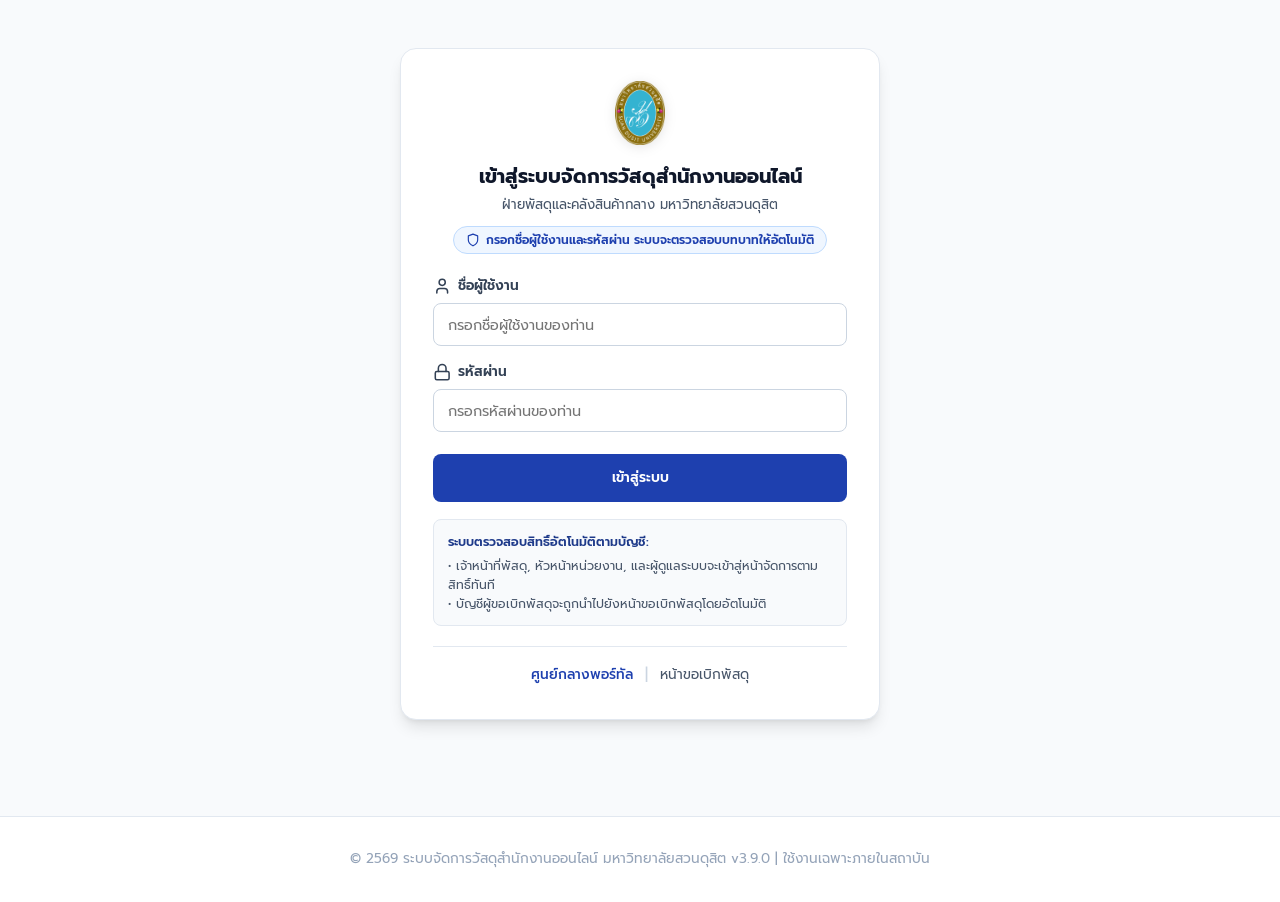
<file: staff.html>
<!DOCTYPE html>
<html lang="th">
<head>
  <meta charset="UTF-8">
  <meta name="viewport" content="width=device-width, initial-scale=1.0">
  <title>ระบบจัดการวัสดุสำนักงานออนไลน์ | มหาวิทยาลัยสวนดุสิต</title>
  
  <!-- PWA & Mobile Icons -->
  <meta name="theme-color" content="#1e40af">
  <meta name="apple-mobile-web-app-capable" content="yes">
  <meta name="apple-mobile-web-app-status-bar-style" content="default">
  <meta name="apple-mobile-web-app-title" content="ระบบจัดการวัสดุสำนักงานออนไลน์">
  <!-- University Brand Logo Tab Favicon -->
  <link rel="icon" type="image/png" href="assets/logo_sdu.png">
  <link rel="shortcut icon" type="image/x-icon" href="favicon.ico">
  <link rel="icon" type="image/svg+xml" href="assets/favicon.svg">
  <link rel="icon" type="image/png" sizes="32x32" href="assets/favicon-32x32.png">
  <link rel="icon" type="image/png" sizes="16x16" href="assets/favicon-16x16.png">
  <link rel="apple-touch-icon" sizes="180x180" href="assets/apple-touch-icon.png">
  <link rel="manifest" href="manifest.json">

  <!-- Google Fonts: Prompt for modern UI, Sarabun for official doc/text -->
  <link rel="preconnect" href="https://fonts.googleapis.com">
  <link rel="preconnect" href="https://fonts.gstatic.com" crossorigin>
  <link href="https://fonts.googleapis.com/css2?family=Prompt:wght@300;400;500;600;700&family=Sarabun:wght@300;400;500;600;700&display=swap" rel="stylesheet">
  
  <!-- SweetAlert2 (Offline local asset with CDN fallback) -->
  <script src="assets/js/sweetalert2.all.min.js"></script>
  <script>

    function escapeHtml(str) {
      if (str === null || str === undefined) return '';
      return String(str)
        .replace(/&/g, '&amp;')
        .replace(/</g, '&lt;')
        .replace(/>/g, '&gt;')
        .replace(/"/g, '&quot;')
        .replace(/'/g, '&#39;');
    }

    function getThaiDatetime(dateObj = new Date()) {
      const thaiMonths = ["ม.ค.", "ก.พ.", "มี.ค.", "เม.ย.", "พ.ค.", "มิ.ย.", "ก.ค.", "ส.ค.", "ก.ย.", "ต.ค.", "พ.ย.", "ธ.ค."];
      const day = dateObj.getDate();
      const month = thaiMonths[dateObj.getMonth()];
      const thaiYear = dateObj.getFullYear() + 543;
      const hours = String(dateObj.getHours()).padStart(2, '0');
      const minutes = String(dateObj.getMinutes()).padStart(2, '0');
      return `${day} ${month} ${thaiYear} ${hours}:${minutes} น.`;
    }

    function formatThaiDatetime(dateObj = new Date()) {
      return getThaiDatetime(dateObj);
    }

    if (typeof Swal === 'undefined') {
      document.write('<script src="https://cdn.jsdelivr.net/npm/sweetalert2@11"><\/script>');
    }
  </script>
  
  <style>

    :root {
      --primary: #1e40af;
      --primary-hover: #1d4ed8;
      --primary-light: #eff6ff;
      --primary-border: #bfdbfe;
      --accent: #059669;
      --accent-hover: #047857;
      --warning: #d97706;
      --warning-light: #fef3c7;
      --danger: #dc2626;
      --danger-light: #fee2e2;
      --neutral-50: #f8fafc;
      --neutral-100: #f1f5f9;
      --neutral-200: #e2e8f0;
      --neutral-300: #cbd5e1;
      --neutral-400: #94a3b8;
      --neutral-600: #475569;
      --neutral-700: #334155;
      --neutral-800: #1e293b;
      --neutral-900: #0f172a;
      --shadow-sm: 0 1px 2px 0 rgb(0 0 0 / 0.05);
      --shadow-md: 0 4px 6px -1px rgb(0 0 0 / 0.1), 0 2px 4px -2px rgb(0 0 0 / 0.1);
      --shadow-lg: 0 10px 15px -3px rgb(0 0 0 / 0.1), 0 4px 6px -4px rgb(0 0 0 / 0.1);
      --radius: 10px;
    }

    * { box-sizing: border-box; margin: 0; padding: 0; }
    body {
      font-family: 'Prompt', 'Sarabun', sans-serif;
      background-color: var(--neutral-50);
      color: var(--neutral-800);
      line-height: 1.5;
      min-height: 100vh;
      display: flex;
      flex-direction: column;
    }

    .svg-icon {
      display: inline-block;
      width: 1.15rem;
      height: 1.15rem;
      stroke-width: 2;
      stroke: currentColor;
      fill: none;
      stroke-linecap: round;
      stroke-linejoin: round;
      vertical-align: -0.15em;
      flex-shrink: 0;
    }
    .svg-icon-lg { width: 1.6rem; height: 1.6rem; }
    .svg-icon-sm { width: 0.95rem; height: 0.95rem; }

    header {
      background: white;
      border-bottom: 1px solid var(--neutral-200);
      position: sticky;
      top: 0;
      z-index: 40;
      box-shadow: var(--shadow-sm);
    }

    .nav-container {
      max-width: 1380px;
      margin: 0 auto;
      padding: 0.75rem 1.5rem;
      display: flex;
      justify-content: space-between;
      align-items: center;
      flex-wrap: wrap;
      gap: 1rem;
    }

    .brand { display: flex; align-items: center; gap: 0.85rem; }
    .brand-logo-img {
      height: 48px;
      width: auto;
      object-fit: contain;
      filter: drop-shadow(0 2px 4px rgba(0, 0, 0, 0.08));
      transition: transform 0.2s ease;
    }
    .brand-logo-img:hover { transform: scale(1.04); }
    .brand-icon {
      width: 42px;
      height: 42px;
      background: linear-gradient(135deg, var(--primary), #3b82f6);
      color: white;
      border-radius: 10px;
      display: flex;
      align-items: center;
      justify-content: center;
      box-shadow: 0 4px 10px rgba(37, 99, 235, 0.25);
    }
    .brand-text h1 { font-size: 1.15rem; font-weight: 700; color: var(--neutral-900); line-height: 1.2; }
    .brand-text p { font-size: 0.8rem; color: var(--neutral-400); }

    main {
      max-width: 1380px;
      margin: 1.5rem auto;
      padding: 0 1.5rem;
      flex: 1;
      width: 100%;
    }

    .btn {
      padding: 0.5rem 1rem;
      border-radius: 8px;
      font-family: inherit;
      font-size: 0.85rem;
      font-weight: 600;
      cursor: pointer;
      border: 1px solid transparent;
      display: inline-flex;
      align-items: center;
      gap: 0.5rem;
      transition: all 0.2s;
    }
    .btn-outline { background: white; border-color: var(--neutral-300); color: var(--neutral-700); }
    .btn-outline:hover { background: var(--neutral-50); border-color: var(--neutral-400); }
    .btn-primary { background: var(--primary); color: white; }
    .btn-primary:hover { background: var(--primary-hover); }
    .btn-success { background: var(--accent); color: white; }
    .btn-success:hover { background: var(--accent-hover); }
    .btn-danger { background: var(--danger); color: white; }

    /* Modal Styles */
    .modal-overlay {
      position: fixed; inset: 0;
      background: rgba(15, 23, 42, 0.6);
      backdrop-filter: blur(3px);
      z-index: 100;
      display: flex; align-items: center; justify-content: center;
      padding: 1.5rem;
      opacity: 0; pointer-events: none;
      transition: opacity 0.25s;
    }
    .modal-overlay.open { opacity: 1; pointer-events: auto; }
    .modal-card {
      background: white; border-radius: 12px;
      width: 100%; max-width: 540px;
      box-shadow: var(--shadow-lg);
      overflow: hidden; display: flex; flex-direction: column;
      transform: scale(0.95); transition: transform 0.25s;
    }
    .modal-overlay.open .modal-card { transform: scale(1); }
    .modal-header {
      padding: 1.25rem 1.5rem; border-bottom: 1px solid var(--neutral-200);
      display: flex; justify-content: space-between; align-items: center;
    }
    .modal-header h3 { font-size: 1.15rem; font-weight: 700; color: var(--neutral-900); display: flex; align-items: center; gap: 0.5rem; }
    .modal-body { padding: 1.5rem; display: flex; flex-direction: column; gap: 1rem; }
    .modal-footer {
      padding: 1rem 1.5rem; background: var(--neutral-50);
      border-top: 1px solid var(--neutral-200);
      display: flex; justify-content: flex-end; gap: 0.75rem;
    }
    .close-btn { background: none; border: none; color: var(--neutral-400); cursor: pointer; padding: 4px; display: flex; align-items: center; border-radius: 6px; }
    .close-btn:hover { color: var(--neutral-800); background: var(--neutral-100); }

    /* Combobox Styles */
    .custom-combobox-wrapper { position: relative; }
    .combobox-control { position: relative; display: flex; align-items: center; }
    .combobox-input { width: 100%; padding-right: 2.4rem; cursor: text; }
    .combobox-toggle-btn {
      position: absolute; right: 0.5rem; background: none; border: none;
      color: var(--neutral-400); cursor: pointer; padding: 4px; display: flex; align-items: center;
      transition: transform 0.2s;
    }
    .combobox-control.open .combobox-toggle-btn { transform: rotate(180deg); }
    .combobox-dropdown {
      position: absolute; top: calc(100% + 4px); left: 0; right: 0;
      background: white; border: 1px solid var(--neutral-300); border-radius: 8px;
      max-height: 310px; overflow-y: auto; box-shadow: var(--shadow-lg);
      z-index: 60; display: none;
    }
    .combobox-dropdown.open { display: block; animation: fadeIn 0.15s ease-out; }
    .combobox-group-title {
      padding: 8px 12px 4px 12px; font-size: 0.75rem; font-weight: 700;
      color: var(--primary); background: var(--neutral-50);
      border-top: 1px solid var(--neutral-200); border-bottom: 1px solid var(--neutral-200);
      position: sticky; top: 0; z-index: 2;
    }
    .combobox-group-title:first-child { border-top: none; }
    .combobox-item {
      padding: 8px 14px; font-size: 0.875rem; color: var(--neutral-800);
      cursor: pointer; transition: background 0.15s;
      display: flex; align-items: center; justify-content: space-between;
    }
    .combobox-item:hover { background: var(--primary-light); color: var(--primary); }
    .combobox-item.selected { background: #eff6ff; font-weight: 600; color: var(--primary); }
    .combobox-item-sub { padding-left: 28px; color: var(--neutral-600); font-size: 0.825rem; border-left: 2px solid var(--neutral-200); margin-left: 14px; }
    .combobox-item-sub:hover { border-left-color: var(--primary); }
    .combobox-no-results { padding: 1.25rem 1rem; text-align: center; color: var(--neutral-400); font-size: 0.85rem; }

    .form-group { display: flex; flex-direction: column; gap: 0.4rem; }
    .form-group label { font-size: 0.85rem; font-weight: 600; color: var(--neutral-700); display: flex; align-items: center; gap: 0.4rem; }
    .form-control {
      padding: 0.6rem 0.85rem; border: 1px solid var(--neutral-300); border-radius: 8px;
      font-family: inherit; font-size: 0.9rem; outline: none; transition: border-color 0.2s, box-shadow 0.2s; background: white;
    }
    .form-control:focus { border-color: var(--primary); box-shadow: 0 0 0 3px rgba(37, 99, 235, 0.15); }

    /* SweetAlert2 SDU Theme Customization */
    .swal2-popup {
      font-family: 'Prompt', 'Sarabun', sans-serif !important;
      border-radius: 14px !important;
      padding: 1.75rem 1.5rem !important;
      box-shadow: 0 20px 25px -5px rgba(0, 0, 0, 0.1), 0 10px 10px -5px rgba(0, 0, 0, 0.04) !important;
    }
    .swal2-title {
      font-family: 'Prompt', sans-serif !important;
      font-size: 1.35rem !important;
      font-weight: 700 !important;
      color: #0f172a !important;
    }
    .swal2-html-container {
      font-family: 'Prompt', 'Sarabun', sans-serif !important;
      font-size: 0.95rem !important;
      color: #475569 !important;
      line-height: 1.6 !important;
    }
    .swal2-confirm {
      font-family: 'Prompt', sans-serif !important;
      border-radius: 8px !important;
      font-weight: 600 !important;
      font-size: 0.95rem !important;
      padding: 0.6rem 1.5rem !important;
    }
    .swal2-cancel {
      font-family: 'Prompt', sans-serif !important;
      border-radius: 8px !important;
      font-weight: 500 !important;
      font-size: 0.95rem !important;
      padding: 0.6rem 1.25rem !important;
    }

    @keyframes fadeIn { from { opacity: 0; transform: translateY(6px); } to { opacity: 1; transform: translateY(0); } }

    /* Official PDF Requisition Slip Styles */
    .pdf-preview-container { background: #525659; padding: 2rem; border-radius: 12px; display: flex; flex-direction: column; align-items: center; gap: 1.5rem; }
    .pdf-page { background: white; width: 100%; max-width: 800px; min-height: 1050px; display: flex; flex-direction: column; box-sizing: border-box; padding: 2.8rem 3.2rem; box-shadow: 0 10px 25px rgba(0,0,0,0.3); font-family: 'Sarabun', sans-serif; color: #000; line-height: 1.6; }
    .pdf-header { text-align: center; margin-bottom: 1.75rem; position: relative; display: flex; flex-direction: column; align-items: center; }
    .pdf-header h2 { font-size: 1.35rem; font-weight: 700; margin-bottom: 0.25rem; }
    .pdf-header p { font-size: 0.9rem; color: #444; }
    .pdf-meta-table { width: 100%; margin-bottom: 1.25rem; font-size: 0.95rem; }
    .pdf-meta-table td { padding: 4px 0; }
    .pdf-items-table { width: 100%; border-collapse: collapse; margin: 1.25rem 0; font-size: 0.95rem; }
    .pdf-items-table th, .pdf-items-table td { border: 1px solid #333; padding: 8px 10px; }
    .pdf-items-table th { background: #f3f4f6; font-weight: 600; text-align: center; }
    .pdf-footer-section { margin-top: auto; width: 100%; page-break-inside: avoid; break-inside: avoid; }
    .pdf-ack-note { font-size: 0.85rem; margin-bottom: 0.75rem; }
    .pdf-signatures { display: grid; grid-template-columns: repeat(4, 1fr); gap: 0.75rem; margin-top: auto; text-align: center; font-size: 0.825rem; page-break-inside: avoid; break-inside: avoid; }
    .pdf-footer-section .pdf-signatures { margin-top: 0.75rem; }
    .sig-box { display: flex; flex-direction: column; align-items: center; justify-content: flex-end; height: 140px; }
    .sig-img-preview { max-height: 60px; max-width: 130px; margin-bottom: 4px; }
    .sig-line { width: 80%; border-bottom: 1px dotted #333; margin-bottom: 6px; }

    /* Clean Print Isolation - Only the A4 document prints */
    @media print {
      @page {
        size: A4 portrait;
        margin: 1.2cm 1.5cm;
      }
      html, body {
        width: 100% !important;
        height: auto !important;
        min-height: 0 !important;
        margin: 0 !important;
        padding: 0 !important;
        overflow: visible !important;
        background: white !important;
      }
      header, footer, nav, .nav-container, .btn, .close-btn,
      .modal-header, .modal-footer, .pdf-preview-actions,
      .dashboard-header, .sidebar, .sidebar-overlay, .tab-nav {
        display: none !important;
      }
      .pdf-preview-container {
        padding: 0 !important;
        background: white !important;
      }
      #printablePdf {
        position: static !important;
        width: 100% !important;
        max-width: 100% !important;
        min-height: calc(297mm - 2.5cm) !important;
        display: flex !important;
        flex-direction: column !important;
        box-sizing: border-box !important;
        padding: 0 !important;
        margin: 0 !important;
        box-shadow: none !important;
        background: white !important;
        visibility: visible !important;
      }
      #printablePdf * {
        visibility: visible !important;
      }
      .pdf-footer-section {
        margin-top: auto !important;
        width: 100% !important;
        page-break-inside: avoid !important;
        break-inside: avoid !important;
      }
      .pdf-signatures {
        margin-top: auto !important;
        page-break-inside: avoid !important;
        break-inside: avoid !important;
      }
      .pdf-footer-section .pdf-signatures {
        margin-top: 0.5rem !important;
      }
    }



    /* Universal Searchable Dropdown Widget */
    .sdu-ss-wrapper {
      position: relative;
      display: inline-block;
      width: 100%;
      font-family: inherit;
      text-align: left;
    }
    .sdu-ss-wrapper.sdu-ss-auto {
      width: auto;
      min-width: 160px;
    }
    .sdu-ss-trigger {
      width: 100%;
      min-height: 38px;
      padding: 0.45rem 0.7rem;
      background: white;
      border: 1px solid #cbd5e1;
      border-radius: 8px;
      color: #1e293b;
      font-family: inherit;
      font-size: 0.875rem;
      text-align: left;
      display: flex;
      align-items: center;
      justify-content: space-between;
      gap: 0.5rem;
      cursor: pointer;
      transition: border-color 0.15s, box-shadow 0.15s;
      box-sizing: border-box;
    }
    .sdu-ss-trigger:hover { border-color: #94a3b8; }
    .sdu-ss-trigger.open, .sdu-ss-trigger:focus {
      outline: none;
      border-color: #1e40af;
      box-shadow: 0 0 0 3px rgba(30, 64, 175, 0.12);
    }
    .sdu-ss-trigger-label {
      overflow: hidden;
      text-overflow: ellipsis;
      white-space: nowrap;
      flex: 1;
      min-width: 0;
    }
    .sdu-ss-chevron {
      width: 15px;
      height: 15px;
      color: #64748b;
      flex-shrink: 0;
      transition: transform 0.15s;
    }
    .sdu-ss-trigger.open .sdu-ss-chevron {
      transform: rotate(180deg);
      color: #1e40af;
    }
    .sdu-ss-panel {
      position: fixed;
      z-index: 99999;
      background: white;
      border: 1px solid #cbd5e1;
      border-radius: 10px;
      box-shadow: 0 12px 28px -4px rgba(15, 23, 42, 0.22), 0 4px 10px rgba(15, 23, 42, 0.08);
      display: none;
      flex-direction: column;
      overflow: hidden;
      font-family: 'Prompt', 'Sarabun', sans-serif;
      box-sizing: border-box;
    }
    .sdu-ss-panel.open { display: flex; }
    .sdu-ss-search-wrap {
      padding: 8px;
      background: #f8fafc;
      border-bottom: 1px solid #e2e8f0;
    }
    .sdu-ss-search-input {
      width: 100%;
      padding: 6px 10px;
      border: 1px solid #cbd5e1;
      border-radius: 6px;
      font-family: inherit;
      font-size: 0.85rem;
      color: #0f172a;
      background: white;
      outline: none;
      box-sizing: border-box;
    }
    .sdu-ss-search-input:focus {
      border-color: #1e40af;
      box-shadow: 0 0 0 2px rgba(30, 64, 175, 0.12);
    }
    .sdu-ss-list {
      max-height: 230px;
      overflow-y: auto;
      padding: 4px;
    }
    .sdu-ss-item {
      padding: 7px 10px;
      border-radius: 6px;
      font-size: 0.85rem;
      color: #1e293b;
      cursor: pointer;
      display: flex;
      align-items: center;
      justify-content: space-between;
      gap: 6px;
      line-height: 1.35;
      text-align: left;
    }
    .sdu-ss-item:hover, .sdu-ss-item.highlighted {
      background: #eff6ff;
      color: #1e40af;
    }
    .sdu-ss-item.selected {
      background: #dbeafe;
      color: #1e40af;
      font-weight: 600;
    }
    .sdu-ss-empty {
      padding: 14px 10px;
      text-align: center;
      font-size: 0.825rem;
      color: #94a3b8;
    }


    /* Staff Specific Styles */
    .dashboard-header {
      display: flex; justify-content: space-between; align-items: center;
      margin-bottom: 1.5rem; flex-wrap: wrap; gap: 1rem;
    }
    .dashboard-header h2 { font-size: 1.35rem; font-weight: 700; color: var(--neutral-900); }

    .status-tabs { display: flex; gap: 0.5rem; background: var(--neutral-100); padding: 4px; border-radius: 8px; }
    .status-tab {
      padding: 0.45rem 1rem; border: none; background: transparent; font-family: inherit;
      font-size: 0.85rem; font-weight: 500; color: var(--neutral-600); border-radius: 6px;
      cursor: pointer; display: flex; align-items: center; gap: 0.4rem;
    }
    .status-tab.active { background: white; color: var(--primary); font-weight: 600; box-shadow: var(--shadow-sm); }
    .count-tag { font-size: 0.7rem; padding: 1px 6px; border-radius: 999px; background: var(--neutral-200); color: var(--neutral-700); }
    .status-tab.active .count-tag { background: var(--primary-light); color: var(--primary); }

    .requisition-card {
      background: white; border: 1px solid var(--neutral-200); border-radius: var(--radius);
      padding: 1.25rem 1.5rem; margin-bottom: 1rem; box-shadow: var(--shadow-sm);
      display: flex; flex-direction: column; gap: 1rem; transition: border-color 0.2s;
    }
    .requisition-card:hover { border-color: var(--neutral-300); }
    .req-top-row { display: flex; justify-content: space-between; align-items: flex-start; flex-wrap: wrap; gap: 0.5rem; }
    .req-doc-id { font-size: 1.05rem; font-weight: 700; color: var(--primary); display: flex; align-items: center; gap: 0.5rem; }
    .req-badge { display: inline-block; padding: 0.25rem 0.75rem; border-radius: 999px; font-size: 0.75rem; font-weight: 600; }
    .badge-pending { background: var(--warning-light); color: var(--warning); }
    .badge-verified { background: #e0f2fe; color: #0369a1; }
    .badge-approved { background: #e0e7ff; color: #4338ca; }
    .badge-completed { background: #dcfce7; color: #15803d; }
    .badge-rejected { background: var(--danger-light); color: var(--danger); }

    .req-details-grid {
      display: grid; grid-template-columns: repeat(auto-fit, minmax(200px, 1fr));
      gap: 0.75rem; font-size: 0.85rem; color: var(--neutral-600);
    }
    .req-details-grid div { display: flex; align-items: center; gap: 0.4rem; }
    .req-table { width: 100%; border-collapse: collapse; font-size: 0.85rem; margin: 0.5rem 0; }
    .req-table th { background: var(--neutral-100); text-align: left; padding: 0.5rem 0.75rem; font-weight: 600; color: var(--neutral-700); border-bottom: 1px solid var(--neutral-200); }
    .req-table td { padding: 0.5rem 0.75rem; border-bottom: 1px solid var(--neutral-100); }
    .req-actions { display: flex; justify-content: flex-end; gap: 0.75rem; flex-wrap: wrap; padding-top: 0.5rem; border-top: 1px solid var(--neutral-100); }

    /* Navigation tabs */
    .view-switcher { display: flex; background: var(--neutral-100); padding: 4px; border-radius: 10px; gap: 4px; }
    .view-btn {
      padding: 0.5rem 1rem; border: none; background: transparent; font-family: inherit;
      font-size: 0.875rem; font-weight: 500; color: var(--neutral-600); border-radius: 8px;
      cursor: pointer; display: flex; align-items: center; gap: 0.5rem; transition: all 0.2s ease;
    }
    .view-btn:hover { color: var(--neutral-900); }
    .view-btn.active { background: white; color: var(--primary); font-weight: 600; box-shadow: var(--shadow-sm); }

    .view-content { display: none; }
    .view-content.active { display: block; animation: fadeIn 0.25s ease-out; }

    /* Canvas Signature Pad */
    .signature-pad-container { border: 2px dashed var(--neutral-300); border-radius: 8px; background: #fafafa; position: relative; touch-action: none; }
    canvas#signaturePad { width: 100%; height: 200px; display: block; cursor: crosshair; }
    .signature-placeholder { position: absolute; top: 50%; left: 50%; transform: translate(-50%, -50%); font-size: 0.9rem; color: var(--neutral-400); pointer-events: none; }



    /* Metrics */
    .metrics-row { display: grid; grid-template-columns: repeat(auto-fit, minmax(220px, 1fr)); gap: 1.25rem; margin-bottom: 1.5rem; }
    .metric-card { background: white; border: 1px solid var(--neutral-200); border-radius: var(--radius); padding: 1.25rem; box-shadow: var(--shadow-sm); display: flex; flex-direction: column; gap: 0.4rem; }
    .metric-header { display: flex; align-items: center; gap: 0.5rem; color: var(--neutral-600); font-size: 0.825rem; font-weight: 500; }
    .metric-val { font-size: 1.6rem; font-weight: 700; color: var(--neutral-900); }

    /* Login Screen Gate */
    .login-container {
      max-width: 480px; margin: 3rem auto; background: white; border-radius: 16px;
      padding: 2rem; border: 1px solid var(--neutral-200); box-shadow: var(--shadow-lg);
    }
  </style>
</head>
<body>

  <!-- LOGIN SCREEN (If not authenticated) -->
  <div id="loginScreen" class="login-container" style="display: none;">
    <div style="text-align: center; margin-bottom: 1.4rem;">
      <img src="assets/logo_sdu.png" alt="มหาวิทยาลัยสวนดุสิต" style="height: 64px; width: auto; object-fit: contain; margin-bottom: 0.65rem; filter: drop-shadow(0 2px 6px rgba(0,0,0,0.1));">
      <h2 id="staffLoginTitle" style="font-size: 1.22rem; font-weight: 700; color: var(--neutral-900);">เข้าสู่ระบบจัดการวัสดุสำนักงานออนไลน์</h2>
      <p style="font-size: 0.825rem; color: var(--neutral-600); margin-top: 4px;">ฝ่ายพัสดุและคลังสินค้ากลาง มหาวิทยาลัยสวนดุสิต</p>
      <div id="staffLoginBadge" style="margin-top: 0.65rem; display: inline-flex; align-items: center; gap: 6px; background: #eff6ff; color: #1e40af; border: 1px solid #bfdbfe; padding: 4px 12px; border-radius: 999px; font-size: 0.75rem; font-weight: 600;">
        <svg class="svg-icon" style="width: 14px; height: 14px;" viewBox="0 0 24 24"><path d="M12 22s8-4 8-10V5l-8-3-8 3v7c0 6 8 10 8 10"/></svg>
        <span>กรอกชื่อผู้ใช้งานและรหัสผ่าน ระบบจะตรวจสอบบทบาทให้อัตโนมัติ</span>
      </div>
    </div>

    <form onsubmit="handleStaffLogin(event)" style="display: flex; flex-direction: column; gap: 1rem;">
      <div class="form-group">
        <label><svg class="svg-icon" viewBox="0 0 24 24"><path d="M19 21v-2a4 4 0 0 0-4-4H9a4 4 0 0 0-4 4v2"/><circle cx="12" cy="7" r="4"/></svg> ชื่อผู้ใช้งาน</label>
        <input type="text" id="loginUsername" class="form-control" placeholder="กรอกชื่อผู้ใช้งานของท่าน" required autocomplete="username">
      </div>
      <div class="form-group">
        <label><svg class="svg-icon" viewBox="0 0 24 24"><rect width="18" height="11" x="3" y="11" rx="2" ry="2"/><path d="M7 11V7a5 5 0 0 1 10 0v4"/></svg> รหัสผ่าน</label>
        <input type="password" id="loginPassword" class="form-control" placeholder="กรอกรหัสผ่านของท่าน" required autocomplete="current-password">
      </div>
      <button type="submit" id="btnStaffLoginSubmit" class="btn btn-primary" style="justify-content: center; padding: 0.78rem; margin-top: 0.35rem;">
        <span id="btnStaffLoginSubmitText">เข้าสู่ระบบ</span>
      </button>
    </form>

    <div style="margin-top: 1.1rem; background: #f8fafc; border: 1px solid #e2e8f0; border-radius: 8px; padding: 0.75rem 0.9rem; font-size: 0.775rem; color: #475569; line-height: 1.55;">
      <div style="font-weight: 600; color: #1e3a8a; margin-bottom: 4px;">ระบบตรวจสอบสิทธิ์อัตโนมัติตามบัญชี:</div>
      <div>• เจ้าหน้าที่พัสดุ, หัวหน้าหน่วยงาน, และผู้ดูแลระบบจะเข้าสู่หน้าจัดการตามสิทธิ์ทันที</div>
      <div>• บัญชีผู้ขอเบิกพัสดุจะถูกนำไปยังหน้าขอเบิกพัสดุโดยอัตโนมัติ</div>
    </div>

    <div style="margin-top: 1.25rem; text-align: center; border-top: 1px solid var(--neutral-200); padding-top: 1rem; display: flex; justify-content: center; gap: 0.75rem; align-items: center;">
      <a href="portal.html" style="font-size: 0.85rem; color: var(--primary); text-decoration: none; font-weight: 500;">
        ศูนย์กลางพอร์ทัล
      </a>
      <span style="color: var(--neutral-300);">|</span>
      <a href="index.html" style="font-size: 0.85rem; color: var(--neutral-600); text-decoration: none;">
        หน้าขอเบิกพัสดุ
      </a>
    </div>
  </div>

  <!-- AUTHENTICATED STAFF PORTAL APP -->
  <div id="staffPortalApp">
    <!-- Top Navigation Header -->
    <header>
      <div class="nav-container">
        <div class="brand">
          <img src="assets/logo_sdu.png" alt="มหาวิทยาลัยสวนดุสิต" class="brand-logo-img">
          <div class="brand-text">
            <h1>ระบบจัดการวัสดุสำนักงานออนไลน์</h1>
            <p>ฝ่ายพัสดุและคลังสินค้ากลาง มหาวิทยาลัยสวนดุสิต</p>
          </div>
        </div>

        <!-- View Switcher Tabs -->
        <nav class="view-switcher">
          <button class="view-btn active" onclick="switchStaffView('requisitions')">
            <svg class="svg-icon" viewBox="0 0 24 24"><rect width="8" height="4" x="8" y="2" rx="1" ry="1"/><path d="M16 4h2a2 2 0 0 1 2 2v14a2 2 0 0 1-2 2H6a2 2 0 0 1-2-2V6a2 2 0 0 1 2-2h2"/><path d="m9 14 2 2 4-4"/></svg> รายการคำขอเบิก <span class="count-tag" id="navPendingBadge">0</span>
          </button>
          <button class="view-btn" onclick="switchStaffView('inventory')">
            <svg class="svg-icon" viewBox="0 0 24 24"><line x1="12" x2="12" y1="20" y2="10"/><line x1="18" x2="18" y1="20" y2="4"/><line x1="6" x2="6" y1="20" y2="16"/><line x1="2" x2="22" y1="20" y2="20"/></svg> สรุปยอดสต๊อกคลัง
          </button>
          <button class="view-btn" onclick="switchStaffView('users')">
            <svg class="svg-icon" viewBox="0 0 24 24"><path d="M19 21v-2a4 4 0 0 0-4-4H9a4 4 0 0 0-4 4v2"/><circle cx="12" cy="7" r="4"/></svg> จัดการบุคลากร / หน่วยงาน <span class="count-tag" id="navUsersBadge">4</span>
          </button>
          <button class="view-btn" onclick="switchStaffView('analytics')">
            <svg class="svg-icon" viewBox="0 0 24 24"><path d="M3 3v18h18"/><path d="m19 9-5 5-4-4-3 3"/></svg> สรุปยอดและสถิติรายเดือน
          </button>
        </nav>

        <div style="display: flex; align-items: center; gap: 0.65rem; flex-wrap: wrap;">
          <span id="staffAuthBypassBadge" style="display: none; align-items: center; gap: 4px; background: #fef3c7; color: #92400e; border: 1px solid #fcd34d; padding: 0.35rem 0.7rem; border-radius: 999px; font-size: 0.75rem; font-weight: 600;">
            โหมดทดสอบ: พักระบบ Login
          </span>
          <div id="staffRoleBadge" style="background: #eff6ff; color: #1e40af; border: 1px solid #bfdbfe; padding: 0.35rem 0.75rem; border-radius: 999px; font-size: 0.775rem; font-weight: 600; display: inline-flex; align-items: center; gap: 5px;">
            <svg class="svg-icon svg-icon-sm" viewBox="0 0 24 24"><path d="M12 22s8-4 8-10V5l-8-3-8 3v7c0 6 8 10 8 10"/></svg>
            <span id="staffRoleLabelText">ผู้ดูแลระบบสูงสุด</span>
          </div>
          <div id="staffRoleSwitcherWrap" style="display: inline-flex; align-items: center; gap: 4px;">
            <select id="staffRoleSelect" class="form-control" style="width: auto; font-size: 0.775rem; padding: 0.32rem 0.6rem; height: auto; border-color: #cbd5e1;" onchange="switchActiveRole(this.value)" title="สลับมุมมองสิทธิ์การใช้งาน">
              <option value="ADMIN">มุมมอง: ผู้ดูแลระบบ</option>
              <option value="STAFF">มุมมอง: เจ้าหน้าที่พัสดุ</option>
              <option value="HEAD">มุมมอง: หัวหน้าผู้อนุมัติ</option>
            </select>
          </div>
          <a href="portal.html" class="btn btn-outline" style="font-size: 0.8rem; padding: 0.4rem 0.75rem;">
            <svg class="svg-icon" viewBox="0 0 24 24"><polygon points="12 2 2 7 12 12 22 7 12 2"/><polyline points="2 17 12 22 22 17"/><polyline points="2 12 12 17 22 12"/></svg> ศูนย์กลางพอร์ทัล
          </a>
          <button type="button" id="btnSwitchToRequesterPortal" class="btn btn-outline" onclick="switchToRequesterPortal()" style="font-size: 0.8rem; padding: 0.42rem 0.8rem; border-color: #93c5fd; color: #1e40af; background: #eff6ff; font-weight: 600; display: inline-flex; align-items: center; gap: 5px;">
            <svg class="svg-icon svg-icon-sm" viewBox="0 0 24 24"><circle cx="8" cy="21" r="1"/><circle cx="19" cy="21" r="1"/><path d="M2.05 2.05h2l2.66 12.42a2 2 0 0 0 2 1.58h9.78a2 2 0 0 0 1.95-1.57l1.65-7.43H5.12"/></svg> ขอเบิกพัสดุ
          </button>
          <button class="btn btn-outline" style="color: var(--danger); font-size: 0.8rem; padding: 0.4rem 0.75rem;" onclick="logoutStaff()">
            <svg class="svg-icon svg-icon-sm" viewBox="0 0 24 24"><path d="M9 21H5a2 2 0 0 1-2-2V5a2 2 0 0 1 2-2h4"/><polyline points="16 17 21 12 16 7"/><line x1="21" x2="9" y1="12" y2="12"/></svg> ออกจากระบบ
          </button>
        </div>
      </div>
    </header>

    <main>
      <!-- TAB 1: REQUISITION MANAGEMENT -->
      <section id="view-requisitions" class="view-content active">
        <div id="reqLowStockBanner" style="display: none; background: #fef2f2; border: 1px solid #fecaca; border-radius: 10px; padding: 0.75rem 1rem; margin-bottom: 1rem; align-items: center; justify-content: space-between; gap: 0.75rem; flex-wrap: wrap;">
          <div style="display: flex; align-items: center; gap: 0.5rem; color: #991b1b; font-size: 0.85rem;">
            <svg class="svg-icon" viewBox="0 0 24 24" style="color: #dc2626; flex-shrink: 0;"><path d="m21.73 18-8-14a2 2 0 0 0-3.48 0l-8 14A2 2 0 0 0 4 21h16a2 2 0 0 0 1.73-3Z"/><line x1="12" x2="12" y1="9" y2="13"/><line x1="12" x2="12.01" y1="17" y2="17"/></svg>
            <span id="reqLowStockBannerText">แจ้งเตือนจุดสั่งซื้อใหม่: มีรายการพัสดุคงเหลือต่ำกว่าเกณฑ์ขั้นต่ำ</span>
          </div>
          <button class="btn btn-outline" style="font-size: 0.775rem; padding: 0.35rem 0.75rem; background: white; color: #b91c1c; border-color: #fca5a5;" onclick="jumpToLowStockInventory()">
            ตรวจสอบรายการสต๊อกต่ำ →
          </button>
        </div>

        <div class="dashboard-header" style="flex-wrap: wrap; gap: 0.75rem;">
          <div>
            <h2>จัดการและอนุมัติคำขอเบิกพัสดุ</h2>
            <p style="color: var(--neutral-600); font-size: 0.85rem;" id="reqRoleHintSubtitle">เจ้าหน้าที่คัดกรองคำขอ และหัวหน้าอนุมัติขั้นสุดท้าย ก่อนจ่ายพัสดุ</p>
          </div>
          <div style="display: flex; gap: 0.5rem; align-items: center; margin-left: auto;">
            <label style="font-size: 0.825rem; font-weight: 600; color: var(--neutral-600); display: flex; align-items: center; gap: 4px; white-space: nowrap;">
              <svg class="svg-icon" viewBox="0 0 24 24"><rect width="18" height="18" x="3" y="4" rx="2" ry="2"/><line x1="16" x2="16" y1="2" y2="6"/><line x1="8" x2="8" y1="2" y2="6"/><line x1="3" x2="21" y1="10" y2="10"/></svg> เดือน:
            </label>
            <select id="staffReqMonthFilter" class="form-control" style="width: auto; min-width: 190px;" onchange="handleStaffReqMonthChange()">
              <option value="ALL">ดูทุกเดือนย้อนหลัง</option>
            </select>
          </div>
          <div class="status-tabs" style="width: 100%; margin-top: 0.5rem;">
            <button class="status-tab active" onclick="filterStaffRequisitionStatus('PENDING', this)">
              รอคัดกรอง <span class="count-tag" id="pendingCount">0</span>
            </button>
            <button class="status-tab" onclick="filterStaffRequisitionStatus('VERIFIED', this)">
              รอหัวหน้าอนุมัติ <span class="count-tag" id="verifiedCount">0</span>
            </button>
            <button class="status-tab" onclick="filterStaffRequisitionStatus('APPROVED', this)">
              รอจ่ายของ <span class="count-tag" id="approvedCount">0</span>
            </button>
            <button class="status-tab" onclick="filterStaffRequisitionStatus('COMPLETED', this)">
              จ่ายสำเร็จแล้ว <span class="count-tag" id="completedCount">0</span>
            </button>
            <button class="status-tab" onclick="filterStaffRequisitionStatus('REJECTED', this)">
              ไม่อนุมัติ / ยกเลิก <span class="count-tag" id="rejectedCount">0</span>
            </button>
          </div>
        </div>

        <div id="requisitionsContainer">
          <!-- Rendered dynamically by JS -->
        </div>
      </section>

      <!-- TAB 2: INVENTORY & STOCK MANAGEMENT -->
      <section id="view-inventory" class="view-content">
        <div class="metrics-row">
          <div class="metric-card">
            <div class="metric-header"><svg class="svg-icon" viewBox="0 0 24 24"><path d="M21 8a2 2 0 0 0-1-1.73l-7-4a2 2 0 0 0-2 0l-7 4A2 2 0 0 0 3 8v8a2 2 0 0 0 1 1.73l7 4a2 2 0 0 0 2 0l7-4A2 2 0 0 0 21 16Z"/><path d="m3.3 7 8.7 5 8.7-5"/><path d="M12 22V12"/></svg> รายการพัสดุทั้งหมดในระบบ</div>
            <span class="metric-val" id="metricTotalItems">34 <small style="font-size: 0.9rem; font-weight: normal; color: var(--neutral-400);">รายการ</small></span>
          </div>
          <div class="metric-card" onclick="toggleLowStockFilter()" style="cursor: pointer;" title="คลิกเพื่อกรองเฉพาะรายการพัสดุที่ต่ำกว่าเกณฑ์ขั้นต่ำ">
            <div class="metric-header" style="color: var(--danger);"><svg class="svg-icon" viewBox="0 0 24 24"><path d="m21.73 18-8-14a2 2 0 0 0-3.48 0l-8 14A2 2 0 0 0 4 21h16a2 2 0 0 0 1.73-3Z"/><line x1="12" x2="12" y1="9" y2="13"/><line x1="12" x2="12.01" y1="17" y2="17"/></svg> พัสดุต่ำกว่าเกณฑ์ขั้นต่ำ (คลิกกรอง)</div>
            <span class="metric-val" style="color: var(--danger);" id="metricLowStock">12 <small style="font-size: 0.9rem; font-weight: normal; color: var(--neutral-400);">รายการ</small></span>
          </div>
          <div class="metric-card">
            <div class="metric-header" style="color: var(--primary);"><svg class="svg-icon" viewBox="0 0 24 24"><circle cx="12" cy="12" r="10"/><polyline points="12 6 12 12 16 14"/></svg> ยอดจองรอจ่าย</div>
            <span class="metric-val" style="color: var(--primary);" id="metricReserved">0 <small style="font-size: 0.9rem; font-weight: normal; color: var(--neutral-400);">ชิ้น</small></span>
          </div>
          <div class="metric-card">
            <div class="metric-header" style="color: var(--accent);"><svg class="svg-icon" viewBox="0 0 24 24"><rect width="18" height="18" x="3" y="4" rx="2" ry="2"/><line x1="16" x2="16" y1="2" y2="6"/><line x1="8" x2="8" y1="2" y2="6"/><line x1="3" x2="21" y1="10" y2="10"/></svg> รอบบัญชีปัจจุบัน</div>
            <span class="metric-val" style="color: var(--accent);">พ.ย. 2569</span>
          </div>
        </div>

        <div id="lowStockAlertBanner" style="display: none; background: #fff1f2; border: 1px solid #fecdd3; border-radius: 10px; padding: 0.85rem 1.1rem; margin-bottom: 1.25rem; align-items: center; justify-content: space-between; gap: 0.75rem; flex-wrap: wrap;">
          <div style="display: flex; flex-direction: column; gap: 2px;">
            <div style="display: flex; align-items: center; gap: 6px; font-weight: 700; color: #be123c; font-size: 0.9rem;">
              <svg class="svg-icon" viewBox="0 0 24 24"><path d="m21.73 18-8-14a2 2 0 0 0-3.48 0l-8 14A2 2 0 0 0 4 21h16a2 2 0 0 0 1.73-3Z"/><line x1="12" x2="12" y1="9" y2="13"/><line x1="12" x2="12.01" y1="17" y2="17"/></svg>
              <span id="lowStockBannerTitle">แจ้งเตือนจุดสั่งซื้อใหม่</span>
            </div>
            <div id="lowStockBannerItems" style="font-size: 0.8rem; color: #881337;"></div>
          </div>
          <button type="button" id="btnFilterLowStock" class="btn btn-outline" style="background: white; color: #be123c; border-color: #fda4af; font-size: 0.8rem;" onclick="toggleLowStockFilter()">
            แสดงเฉพาะรายการต่ำกว่าเกณฑ์
          </button>
        </div>

        <div style="background: white; border-radius: var(--radius); border: 1px solid var(--neutral-200); padding: 1.5rem; box-shadow: var(--shadow-sm);">
          <div style="display: flex; justify-content: space-between; align-items: center; margin-bottom: 1rem; flex-wrap: wrap; gap: 0.5rem;">
            <h3 style="font-size: 1.1rem; font-weight: 700;">ตารางรายการสต๊อกคงเหลือจริง</h3>
            <div id="inventoryActionButtonsWrap" style="display: flex; gap: 0.5rem; flex-wrap: wrap;">
              <button class="btn btn-outline" onclick="openStockAdjustModal()">
                <svg class="svg-icon" viewBox="0 0 24 24"><path d="M17 3a2.85 2.83 0 1 1 4 4L7.5 20.5 2 22l1.5-5.5Z"/><path d="m15 5 4 4"/></svg> ปรับยอดสต๊อก
              </button>
              <button class="btn btn-outline" onclick="openStockInModal()">
                <svg class="svg-icon" viewBox="0 0 24 24"><circle cx="12" cy="12" r="10"/><line x1="12" x2="12" y1="8" y2="16"/><line x1="8" x2="16" y1="12" y2="12"/></svg> บันทึกรับเข้าพัสดุ (เติมสต๊อก)
              </button>
              <button class="btn btn-primary" onclick="openItemModal()">
                <svg class="svg-icon" viewBox="0 0 24 24"><circle cx="12" cy="12" r="10"/><line x1="12" x2="12" y1="8" y2="16"/><line x1="8" x2="16" y1="12" y2="12"/></svg> เพิ่มรายการพัสดุใหม่
              </button>
            </div>
          </div>

          <div style="overflow-x: auto;">
            <table class="req-table" style="font-size: 0.9rem;">
              <thead>
                <tr>
                  <th style="width: 50px;">ลำดับ</th>
                  <th>ชื่อรายการพัสดุ</th>
                  <th>หน่วยบรรจุ</th>
                  <th>คงคลังจริง</th>
                  <th>ยอดจอง</th>
                  <th>พร้อมเบิก</th>
                  <th>โควตา/ท่าน/เดือน</th>
                  <th>สถานะสต๊อก <small style="font-size: 0.75rem; font-weight: normal; color: var(--neutral-500);">(เกณฑ์เตือน)</small></th>
                  <th>รับเข้าล่าสุด</th>
                  <th style="width: 210px; text-align: right;">จัดการ / ประวัติ</th>
                </tr>
              </thead>
              <tbody id="inventoryTableBody">
                <!-- Rendered by JS -->
              </tbody>
            </table>
          </div>
        </div>
      </section>

      <!-- TAB 3: USER & DEPARTMENT MANAGEMENT (สวท.) -->
      <section id="view-users" class="view-content">
        <div class="metrics-row">
          <div class="metric-card">
            <div class="metric-header"><svg class="svg-icon" viewBox="0 0 24 24"><path d="M19 21v-2a4 4 0 0 0-4-4H9a4 4 0 0 0-4 4v2"/><circle cx="12" cy="7" r="4"/></svg> บุคลากรผู้มีสิทธิ์เบิกทั้งหมด</div>
            <span class="metric-val" id="metricTotalUsers">4 <small style="font-size: 0.9rem; font-weight: normal; color: var(--neutral-400);">ท่าน</small></span>
          </div>
          <div class="metric-card" onclick="openManageDeptsModal()" style="cursor: pointer;" title="คลิกเพื่อเปิดหน้าต่างจัดการรายชื่อกลุ่มงาน/หน่วยงาน">
            <div class="metric-header" style="color: var(--primary);"><svg class="svg-icon" viewBox="0 0 24 24"><line x1="3" x2="21" y1="22" y2="22"/><line x1="6" x2="6" y1="18" y2="11"/><line x1="10" x2="10" y1="18" y2="11"/><line x1="14" x2="14" y1="18" y2="11"/><line x1="18" x2="18" y1="18" y2="11"/><polygon points="12 2 20 7 4 7"/></svg> กลุ่มงาน / หน่วยงานภายใน สวท. (คลิกจัดการ)</div>
            <span class="metric-val" style="color: var(--primary);" id="metricTotalDepts">5 <small style="font-size: 0.9rem; font-weight: normal; color: var(--neutral-400);">หน่วยงาน</small></span>
          </div>
          <div class="metric-card" onclick="openQuotaModal()" style="cursor: pointer;" title="คลิกเพื่อเพิ่มกฎโควต้าประจำเดือนสำหรับบุคลากรหรือกลุ่มงาน">
            <div class="metric-header" style="color: #b45309;"><svg class="svg-icon" viewBox="0 0 24 24"><path d="M12 22s8-4 8-10V5l-8-3-8 3v7c0 6 8 10 8 10z"/></svg> กฎโควต้าเฉพาะ (บุคลากร / กลุ่มงาน)</div>
            <span class="metric-val" style="color: #b45309;" id="metricTotalQuotas">0 <small style="font-size: 0.9rem; font-weight: normal; color: var(--neutral-400);">กฎ</small></span>
          </div>
        </div>

        <div style="background: white; border-radius: var(--radius); border: 1px solid var(--neutral-200); padding: 1.5rem; box-shadow: var(--shadow-sm);">
          <div style="display: flex; justify-content: space-between; align-items: center; margin-bottom: 1rem; flex-wrap: wrap; gap: 0.75rem;">
            <div>
              <h3 style="font-size: 1.1rem; font-weight: 700;">ทำเนียบรายชื่อบุคลากรและกลุ่มงาน สวท.</h3>
              <p style="font-size: 0.825rem; color: var(--neutral-600);">ข้อมูลตั้งต้นจากไฟล์ รายนามบุคลากร สวท.docx — เจ้าหน้าที่สามารถเพิ่ม แก้ไข ลบ และกำหนดโควตาเฉพาะบุคลากร/กลุ่มงานได้ตลอดเวลา</p>
            </div>
            <div style="display: flex; gap: 0.5rem; flex-wrap: wrap;">
              <button class="btn btn-outline" onclick="openManageDeptsModal()">
                <svg class="svg-icon" viewBox="0 0 24 24"><line x1="3" x2="21" y1="22" y2="22"/><line x1="6" x2="6" y1="18" y2="11"/><line x1="10" x2="10" y1="18" y2="11"/><line x1="14" x2="14" y1="18" y2="11"/><line x1="18" x2="18" y1="18" y2="11"/><polygon points="12 2 20 7 4 7"/></svg> จัดการกลุ่มงาน / หน่วยงาน
              </button>
              <button class="btn btn-outline" style="border-color: #f59e0b; color: #b45309; background: #fffbeb;" onclick="openQuotaModal()">
                <svg class="svg-icon" viewBox="0 0 24 24"><path d="M12 22s8-4 8-10V5l-8-3-8 3v7c0 6 8 10 8 10z"/></svg> กำหนดโควตาบุคลากร / กลุ่มงาน
              </button>
              <button class="btn btn-primary" onclick="openUserModal()">
                <svg class="svg-icon" viewBox="0 0 24 24"><circle cx="12" cy="12" r="10"/><line x1="12" x2="12" y1="8" y2="16"/><line x1="8" x2="16" y1="12" y2="12"/></svg> เพิ่มรายชื่อบุคลากร
              </button>
            </div>
          </div>

          <div style="display: flex; gap: 0.75rem; margin-bottom: 1rem; flex-wrap: wrap;">
            <div style="flex: 1; min-width: 240px;">
              <input type="text" id="staffUserSearchInput" class="form-control"
                     placeholder="พิมพ์ค้นหาชื่อ-นามสกุล, ตำแหน่ง หรือกลุ่มงาน..."
                     oninput="renderStaffUsersTable()">
            </div>
            <div style="min-width: 240px;">
              <select id="staffUserDeptFilter" class="form-control" onchange="renderStaffUsersTable()">
                <option value="ALL">ทุกกลุ่มงาน / หน่วยงานทั้งหมด</option>
              </select>
            </div>
          </div>

          <div style="overflow-x: auto;">
            <table class="req-table" style="font-size: 0.9rem;">
              <thead>
                <tr>
                  <th style="width: 50px; text-align: center;">ลำดับ</th>
                  <th style="width: 140px;">ชื่อผู้ใช้งาน</th>
                  <th style="width: 150px;">บทบาทสิทธิ์</th>
                  <th>ชื่อ-นามสกุล</th>
                  <th>ตำแหน่ง</th>
                  <th>กลุ่มงาน / หน่วยงานที่สังกัด</th>
                  <th style="width: 120px;">เบอร์โทรศัพท์</th>
                  <th style="width: 170px;">โควตาเฉพาะบุคคล</th>
                  <th style="width: 195px; text-align: right;">จัดการ</th>
                </tr>
              </thead>
              <tbody id="staffUsersTableBody">
                <!-- Rendered by JS -->
              </tbody>
            </table>
          </div>
        </div>

        <!-- QUOTA RULES MANAGEMENT SECTION (DEPT & PERSONNEL) -->
        <div id="quotaRulesCard" style="background: white; border-radius: var(--radius); border: 1px solid var(--neutral-200); padding: 1.5rem; box-shadow: var(--shadow-sm); margin-top: 1.5rem;">
          <div style="display: flex; justify-content: space-between; align-items: center; margin-bottom: 1rem; flex-wrap: wrap; gap: 0.75rem;">
            <div>
              <h3 style="font-size: 1.1rem; font-weight: 700; display: flex; align-items: center; gap: 6px;">
                <svg class="svg-icon" viewBox="0 0 24 24"><path d="M12 22s8-4 8-10V5l-8-3-8 3v7c0 6 8 10 8 10z"/></svg>
                ระบบกำหนดโควต้าประจำเดือน (แยกตามกลุ่มงาน และรายบุคลากร)
              </h3>
              <p style="font-size: 0.825rem; color: var(--neutral-600);">กำหนดเพดานการเบิกพัสดุรายเดือนเฉพาะเจาะจง (รายบุคลากรมีผลสำคัญกว่าค่ามาตรฐานคลัง และกลุ่มงานคุมเพดานรวมทั้งหน่วยงาน)</p>
            </div>
            <div style="display: flex; gap: 0.5rem; flex-wrap: wrap;">
              <button class="btn btn-outline" style="border-color: #93c5fd; color: #1e40af; background: #eff6ff;" onclick="openQuotaModal('DEPT')">
                <svg class="svg-icon" viewBox="0 0 24 24"><line x1="3" x2="21" y1="22" y2="22"/><line x1="6" x2="6" y1="18" y2="11"/><line x1="10" x2="10" y1="18" y2="11"/><line x1="14" x2="14" y1="18" y2="11"/><line x1="18" x2="18" y1="18" y2="11"/><polygon points="12 2 20 7 4 7"/></svg> + กำหนดโควตากลุ่มงาน
              </button>
              <button class="btn btn-primary" onclick="openQuotaModal('USER')">
                <svg class="svg-icon" viewBox="0 0 24 24"><path d="M19 21v-2a4 4 0 0 0-4-4H9a4 4 0 0 0-4 4v2"/><circle cx="12" cy="7" r="4"/></svg> + กำหนดโควตารายบุคลากร
              </button>
            </div>
          </div>

          <div style="display: flex; gap: 0.5rem; margin-bottom: 1rem; flex-wrap: wrap;">
            <button type="button" class="pill-btn active quota-filter-btn" data-qtype="ALL" onclick="filterQuotaRulesType('ALL', this)" style="padding: 6px 14px; border-radius: 999px; border: 1px solid #cbd5e1; background: var(--primary); color: white; font-size: 0.825rem; font-weight: 600; cursor: pointer;">ทั้งหมด</button>
            <button type="button" class="pill-btn quota-filter-btn" data-qtype="DEPT" onclick="filterQuotaRulesType('DEPT', this)" style="padding: 6px 14px; border-radius: 999px; border: 1px solid #cbd5e1; background: white; color: #334155; font-size: 0.825rem; font-weight: 600; cursor: pointer;">โควตากลุ่มงาน / หน่วยงาน</button>
            <button type="button" class="pill-btn quota-filter-btn" data-qtype="USER" onclick="filterQuotaRulesType('USER', this)" style="padding: 6px 14px; border-radius: 999px; border: 1px solid #cbd5e1; background: white; color: #334155; font-size: 0.825rem; font-weight: 600; cursor: pointer;">โควตารายบุคลากร</button>
          </div>

          <div style="overflow-x: auto;">
            <table class="req-table" style="font-size: 0.875rem;">
              <thead>
                <tr>
                  <th style="width: 130px;">ประเภท</th>
                  <th>กลุ่มงาน / บุคลากรเป้าหมาย</th>
                  <th>ขอบเขตรายการพัสดุ</th>
                  <th style="width: 150px;">โควตาสูงสุด / เดือน</th>
                  <th style="width: 150px;">เบิกใช้แล้วเดือนนี้</th>
                  <th>หมายเหตุ</th>
                  <th style="width: 130px; text-align: right;">จัดการ</th>
                </tr>
              </thead>
              <tbody id="quotaRulesTableBody">
                <!-- Rendered by JS -->
              </tbody>
            </table>
          </div>
        </div>
      </section>

      <!-- TAB 4: MONTHLY ANALYTICS & RETROSPECTIVE DASHBOARD -->
      <section id="view-analytics" class="view-content">
        <div class="dashboard-header" style="margin-bottom: 1.25rem; flex-wrap: wrap; gap: 0.75rem;">
          <div>
            <h2>สรุปยอดและสถิติการเบิกจ่ายรายเดือน</h2>
            <p style="color: var(--neutral-600); font-size: 0.85rem;">รายงานภาพรวมการเบิกจ่ายพัสดุ สถิติรายการพัสดุที่เบิกมาก-น้อย และการสืบค้นข้อมูลย้อนหลัง</p>
          </div>
          <div style="display: flex; gap: 0.5rem; align-items: center; margin-left: auto; flex-wrap: wrap;">
            <label style="font-size: 0.825rem; font-weight: 600; color: var(--neutral-600); display: flex; align-items: center; gap: 4px; white-space: nowrap;">
              <svg class="svg-icon" viewBox="0 0 24 24"><rect width="18" height="18" x="3" y="4" rx="2" ry="2"/><line x1="16" x2="16" y1="2" y2="6"/><line x1="8" x2="8" y1="2" y2="6"/><line x1="3" x2="21" y1="10" y2="10"/></svg> เลือกเดือนที่ต้องการดูรายงาน:
            </label>
            <select id="analyticsMonthSelect" class="form-control" style="width: auto; min-width: 210px;" onchange="handleAnalyticsMonthChange()">
              <option value="ALL">ภาพรวมข้อมูลย้อนหลังทั้งหมด</option>
            </select>
            <button type="button" class="btn btn-outline" style="font-size: 0.825rem; padding: 0.45rem 0.85rem;" onclick="exportMonthlyAnalyticsCsv()">
              <svg class="svg-icon" viewBox="0 0 24 24"><path d="M21 15v4a2 2 0 0 1-2 2H5a2 2 0 0 1-2-2v-4"/><polyline points="7 10 12 15 17 10"/><line x1="12" x2="12" y1="15" y2="3"/></svg> ส่งออก Excel
            </button>
            <button type="button" class="btn btn-primary" style="font-size: 0.825rem; padding: 0.45rem 0.85rem;" onclick="printMonthlyAnalyticsPdf()">
              <svg class="svg-icon" viewBox="0 0 24 24"><polyline points="6 9 6 2 18 2 18 9"/><path d="M6 18H4a2 2 0 0 1-2-2v-5a2 2 0 0 1 2-2h16a2 2 0 0 1 2 2v5a2 2 0 0 1-2 2h-2"/><rect width="12" height="8" x="6" y="14"/></svg> พิมพ์รายงานสรุปผู้บริหาร PDF
            </button>
          </div>
        </div>

        <!-- Analytics Metric Cards -->
        <div class="metrics-row" style="margin-bottom: 1.25rem;">
          <div class="metric-card" id="analyticsTotalReqsCard" onclick="openMonthlyRequisitionsModal()" style="cursor: pointer;" title="คลิกเพื่อดูรายการคำขอเบิกทั้งหมดในเดือน">
            <div class="metric-header"><svg class="svg-icon" viewBox="0 0 24 24"><path d="M15 2H6a2 2 0 0 0-2 2v16a2 2 0 0 0 2 2h12a2 2 0 0 0 2-2V7Z"/><path d="M14 2v4a2 2 0 0 0 2 2h4"/><path d="M10 9H8"/><path d="M16 13H8"/><path d="M16 17H8"/></svg> คำขอเบิกทั้งหมดในเดือน</div>
            <span class="metric-val" id="analyticsMetricTotalReqs">0 <small style="font-size: 0.85rem; font-weight: normal; color: var(--neutral-400);">คำขอ</small></span>
            <div style="font-size: 0.75rem; color: var(--neutral-500); margin-top: 4px;" id="analyticsReqBreakdown">รอคัดกรอง 0 | รออนุมัติ 0 | สำเร็จ 0</div>
            <div style="font-size: 0.76rem; font-weight: 600; color: var(--primary); margin-top: 8px; display: inline-flex; align-items: center; gap: 4px;">
              <svg class="svg-icon" viewBox="0 0 24 24" style="width: 14px; height: 14px;"><path d="M2 12s3-7 10-7 10 7 10 7-3 7-10 7-10-7-10-7Z"/><circle cx="12" cy="12" r="3"/></svg> คลิกเพื่อดูรายการคำขอทั้งหมด
            </div>
          </div>
          <div class="metric-card">
            <div class="metric-header" style="color: var(--primary);"><svg class="svg-icon" viewBox="0 0 24 24"><polygon points="12 2 2 7 12 12 22 7 12 2"/><polyline points="2 17 12 22 22 17"/><polyline points="2 12 12 17 22 12"/></svg> จำนวนชิ้นพัสดุที่ขอเบิก</div>
            <span class="metric-val" style="color: var(--primary);" id="analyticsMetricTotalRequested">0 <small style="font-size: 0.85rem; font-weight: normal; color: var(--neutral-400);">ชิ้น</small></span>
            <div style="font-size: 0.75rem; color: var(--neutral-500); margin-top: 4px;">ยอดรวมตามรายการคำขอที่เสนอ</div>
          </div>
          <div class="metric-card">
            <div class="metric-header" style="color: var(--accent);"><svg class="svg-icon" viewBox="0 0 24 24"><path d="M22 11.08V12a10 10 0 1 1-5.93-9.14"/><polyline points="22 4 12 14.01 9 11.01"/></svg> จำนวนชิ้นที่อนุมัติ/จ่ายสำเร็จ</div>
            <span class="metric-val" style="color: var(--accent);" id="analyticsMetricTotalApproved">0 <small style="font-size: 0.85rem; font-weight: normal; color: var(--neutral-400);">ชิ้น</small></span>
            <div style="font-size: 0.75rem; color: var(--neutral-500); margin-top: 4px;">ตัดจ่ายจากคลังพัสดุจริง</div>
          </div>
          <div class="metric-card">
            <div class="metric-header" style="color: #0369a1;"><svg class="svg-icon" viewBox="0 0 24 24"><rect width="20" height="14" x="2" y="5" rx="2"/><line x1="2" x2="22" y1="10" y2="10"/></svg> ยอดเงินซื้อพัสดุเข้าคลัง</div>
            <span class="metric-val" style="color: #0369a1;" id="analyticsMetricTotalPurchaseCost">0.00 <small style="font-size: 0.85rem; font-weight: normal; color: var(--neutral-400);">บาท</small></span>
            <div style="font-size: 0.75rem; color: var(--neutral-500); margin-top: 4px;" id="analyticsPurchaseBreakdown">เติมเข้า 0 ครั้ง | รวม 0 ชิ้น</div>
          </div>
        </div>

        <!-- Monthly Requisitions List Card -->
        <div id="analyticsRequisitionsCard" style="background: white; border-radius: var(--radius); border: 1px solid var(--neutral-200); padding: 1.25rem; box-shadow: var(--shadow-sm); margin-bottom: 1.5rem;">
          <div style="display: flex; justify-content: space-between; align-items: center; margin-bottom: 1rem; flex-wrap: wrap; gap: 0.75rem;">
            <div>
              <h3 style="font-size: 1rem; font-weight: 700; color: #1e3a8a; display: flex; align-items: center; gap: 6px;">
                <svg class="svg-icon" viewBox="0 0 24 24"><path d="M15 2H6a2 2 0 0 0-2 2v16a2 2 0 0 0 2 2h12a2 2 0 0 0 2-2V7Z"/><path d="M14 2v4a2 2 0 0 0 2 2h4"/><path d="M10 9H8"/><path d="M16 13H8"/><path d="M16 17H8"/></svg> รายการคำขอเบิกทั้งหมดในเดือน
              </h3>
              <p style="font-size: 0.825rem; color: var(--neutral-600); margin-top: 2px;">ตรวจสอบเลขที่เอกสาร ผู้ขอเบิก รายการพัสดุ สถานะ และเปิดดูใบขอเบิกทางการ (PDF) ของงวดที่เลือก</p>
            </div>
            <div style="display: flex; align-items: center; gap: 0.5rem; flex-wrap: wrap;">
              <span id="analyticsReqsListCount" style="font-size: 0.85rem; color: var(--neutral-500); font-weight: 600;"></span>
              <button type="button" class="btn btn-outline" style="font-size: 0.8rem; padding: 0.35rem 0.75rem;" onclick="openMonthlyRequisitionsModal()">
                <svg class="svg-icon" viewBox="0 0 24 24" style="width: 14px; height: 14px;"><path d="M2 12s3-7 10-7 10 7 10 7-3 7-10 7-10-7-10-7Z"/><circle cx="12" cy="12" r="3"/></svg> เปิดดูแบบเต็มจอ
              </button>
            </div>
          </div>

          <div style="display: flex; gap: 0.75rem; margin-bottom: 1rem; flex-wrap: wrap;">
            <div style="flex: 1; min-width: 240px;">
              <input type="text" id="analyticsReqSearchInput" class="form-control"
                     placeholder="พิมพ์ค้นหาเลขที่คำขอ, ชื่อผู้ขอเบิก, หน่วยงาน, วัตถุประสงค์ หรือชื่อพัสดุ..."
                     oninput="renderAnalyticsRequisitionsTable()">
            </div>
            <div style="min-width: 220px;">
              <select id="analyticsReqStatusFilter" class="form-control" onchange="renderAnalyticsRequisitionsTable()">
                <option value="ALL">ทุกสถานะคำขอทั้งหมด</option>
                <option value="PENDING">รอคัดกรอง (PENDING)</option>
                <option value="VERIFIED">รอหัวหน้าอนุมัติ (VERIFIED)</option>
                <option value="APPROVED">อนุมัติแล้ว รอรับของ (APPROVED)</option>
                <option value="COMPLETED">จ่ายสำเร็จแล้ว (COMPLETED)</option>
                <option value="REJECTED">ไม่อนุมัติ / ยกเลิก (REJECTED)</option>
              </select>
            </div>
          </div>

          <div style="overflow-x: auto; max-height: 420px; overflow-y: auto;">
            <table class="req-table" style="font-size: 0.86rem;">
              <thead>
                <tr>
                  <th style="min-width: 145px;">เลขที่คำขอ / วันที่</th>
                  <th style="min-width: 185px;">ผู้ขอเบิก / หน่วยงาน</th>
                  <th style="min-width: 220px;">รายการพัสดุที่ขอเบิก</th>
                  <th style="min-width: 155px;">วัตถุประสงค์</th>
                  <th style="width: 135px; text-align: center;">สถานะ</th>
                  <th style="width: 170px; text-align: right;">การดำเนินการ</th>
                </tr>
              </thead>
              <tbody id="analyticsReqsTbody">
                <!-- Rendered by JS -->
              </tbody>
            </table>
          </div>
        </div>

        <!-- Top 5 vs Least 5 Grid -->
        <div style="display: grid; grid-template-columns: repeat(auto-fit, minmax(420px, 1fr)); gap: 1.25rem; margin-bottom: 1.5rem;">
          <!-- Top 5 Most Requisitioned Items -->
          <div style="background: white; border-radius: var(--radius); border: 1px solid var(--neutral-200); padding: 1.25rem; box-shadow: var(--shadow-sm);">
            <div style="display: flex; justify-content: space-between; align-items: center; margin-bottom: 1rem; border-bottom: 1px solid var(--neutral-100); padding-bottom: 0.5rem;">
              <h3 style="font-size: 1rem; font-weight: 700; color: #1e3a8a; display: flex; align-items: center; gap: 6px;">
                <svg class="svg-icon" viewBox="0 0 24 24"><polyline points="23 6 13.5 15.5 8.5 10.5 1 18"/><polyline points="17 6 23 6 23 12"/></svg> 5 อันดับพัสดุที่มีการเบิกมากที่สุด
              </h3>
              <span class="status-tag" style="background: #eff6ff; color: #1e40af; font-size: 0.75rem; padding: 2px 8px; border-radius: 999px;">เบิกสูงสุด</span>
            </div>
            <div id="analyticsTopItemsList">
              <!-- Rendered by JS -->
            </div>
          </div>

          <!-- Least 5 Requisitioned Items -->
          <div style="background: white; border-radius: var(--radius); border: 1px solid var(--neutral-200); padding: 1.25rem; box-shadow: var(--shadow-sm);">
            <div style="display: flex; justify-content: space-between; align-items: center; margin-bottom: 1rem; border-bottom: 1px solid var(--neutral-100); padding-bottom: 0.5rem;">
              <h3 style="font-size: 1rem; font-weight: 700; color: #92400e; display: flex; align-items: center; gap: 6px;">
                <svg class="svg-icon" viewBox="0 0 24 24"><polyline points="21 8 21 21 3 21 3 8"/><rect width="22" height="5" x="1" y="3"/><line x1="10" x2="14" y1="12" y2="12"/></svg> 5 อันดับพัสดุที่มีการเบิกน้อยที่สุด / สต๊อกนิ่ง
              </h3>
              <span class="status-tag" style="background: #fffbeb; color: #b45309; font-size: 0.75rem; padding: 2px 8px; border-radius: 999px;">เบิกน้อยสุด</span>
            </div>
            <div id="analyticsLeastItemsList">
              <!-- Rendered by JS -->
            </div>
          </div>
        </div>

        <!-- Full Breakdown Table -->
        <div style="background: white; border-radius: var(--radius); border: 1px solid var(--neutral-200); padding: 1.25rem; box-shadow: var(--shadow-sm);">
          <div style="display: flex; justify-content: space-between; align-items: center; margin-bottom: 1rem; flex-wrap: wrap; gap: 0.5rem;">
            <h3 style="font-size: 1rem; font-weight: 700; color: var(--neutral-800); display: flex; align-items: center; gap: 6px;">
              <svg class="svg-icon" viewBox="0 0 24 24"><line x1="8" x2="21" y1="6" y2="6"/><line x1="8" x2="21" y1="12" y2="12"/><line x1="8" x2="21" y1="18" y2="18"/><line x1="3" x2="3.01" y1="6" y2="6"/><line x1="3" x2="3.01" y1="12" y2="12"/><line x1="3" x2="3.01" y1="18" y2="18"/></svg> สรุปยอดการเบิกพัสดุทุกรายการประจำเดือน
            </h3>
            <span id="analyticsItemTotalCount" style="font-size: 0.85rem; color: var(--neutral-500);"></span>
          </div>
          <div style="overflow-x: auto;">
            <table class="req-table" style="font-size: 0.875rem;">
              <thead>
                <tr>
                  <th style="width: 60px; text-align: center;">ลำดับ</th>
                  <th>ชื่อรายการพัสดุ</th>
                  <th>หมวดหมู่</th>
                  <th style="text-align: right;">จำนวนที่เบิกในเดือน</th>
                  <th style="text-align: center;">จำนวนคำขอ</th>
                  <th style="text-align: center;">หน่วยนับ</th>
                </tr>
              </thead>
              <tbody id="analyticsAllItemsTbody">
                <!-- Rendered by JS -->
              </tbody>
            </table>
          </div>
        </div>

        <!-- Per-Personnel Breakdown Card -->
        <div id="analyticsByPersonCard" style="background: white; border-radius: var(--radius); border: 1px solid var(--neutral-200); padding: 1.25rem; box-shadow: var(--shadow-sm); margin-top: 1.5rem;">
          <div style="display: flex; justify-content: space-between; align-items: center; margin-bottom: 1rem; flex-wrap: wrap; gap: 0.75rem;">
            <div>
              <h3 style="font-size: 1rem; font-weight: 700; color: #1e3a8a; display: flex; align-items: center; gap: 6px;">
                <svg class="svg-icon" viewBox="0 0 24 24"><path d="M19 21v-2a4 4 0 0 0-4-4H9a4 4 0 0 0-4 4v2"/><circle cx="12" cy="7" r="4"/></svg> สรุปยอดการเบิกพัสดุจำแนกตามรายบุคคลประจำเดือน
              </h3>
              <p style="font-size: 0.825rem; color: var(--neutral-600); margin-top: 2px;">แสดงจำนวนคำขอ ปริมาณพัสดุที่ขอเบิก/จ่ายจริง และรายการพัสดุที่เบิกแยกตามบุคลากรแต่ละท่าน</p>
            </div>
            <span id="analyticsPersonTotalCount" style="font-size: 0.85rem; color: var(--neutral-500); font-weight: 600;"></span>
          </div>

          <div style="display: flex; gap: 0.75rem; margin-bottom: 1rem; flex-wrap: wrap;">
            <div style="flex: 1; min-width: 220px;">
              <input type="text" id="analyticsPersonSearchInput" class="form-control"
                     placeholder="พิมพ์ค้นหาชื่อบุคลากร, หน่วยงาน หรือชื่อพัสดุ..."
                     oninput="renderAnalyticsPersonUsageTable()">
            </div>
            <div style="min-width: 240px;">
              <select id="analyticsPersonDeptFilter" class="form-control" onchange="renderAnalyticsPersonUsageTable()">
                <option value="ALL">ทุกกลุ่มงาน / หน่วยงานทั้งหมด</option>
              </select>
            </div>
          </div>

          <div style="overflow-x: auto;">
            <table class="req-table" style="font-size: 0.875rem;">
              <thead>
                <tr>
                  <th style="width: 55px; text-align: center;">ลำดับ</th>
                  <th style="min-width: 180px;">ชื่อ-นามสกุล ผู้ขอเบิก</th>
                  <th style="min-width: 180px;">กลุ่มงาน / หน่วยงาน</th>
                  <th style="width: 110px; text-align: center;">จำนวนคำขอ</th>
                  <th style="width: 130px; text-align: right;">จำนวนที่ขอเบิก</th>
                  <th style="width: 130px; text-align: right;">อนุมัติ / จ่ายจริง</th>
                  <th style="min-width: 220px;">รายการพัสดุที่เบิกหลัก</th>
                  <th style="width: 110px; text-align: right;">รายละเอียด</th>
                </tr>
              </thead>
              <tbody id="analyticsPersonUsageTbody">
                <!-- Rendered by JS -->
              </tbody>
            </table>
          </div>
        </div>

        <!-- Purchase / Restock Spending Summary Card -->
        <div id="analyticsPurchaseCard" style="background: white; border-radius: var(--radius); border: 1px solid var(--neutral-200); padding: 1.25rem; box-shadow: var(--shadow-sm); margin-top: 1.5rem;">
          <div style="display: flex; justify-content: space-between; align-items: center; margin-bottom: 1rem; flex-wrap: wrap; gap: 0.75rem;">
            <div>
              <h3 style="font-size: 1rem; font-weight: 700; color: #0369a1; display: flex; align-items: center; gap: 6px;">
                <svg class="svg-icon" viewBox="0 0 24 24"><rect width="20" height="14" x="2" y="5" rx="2"/><line x1="2" x2="22" y1="10" y2="10"/></svg> สรุปยอดเงินซื้อพัสดุเข้าคลังประจำเดือน
              </h3>
              <p style="font-size: 0.825rem; color: var(--neutral-600); margin-top: 2px;">คำนวณยอดค่าใช้จ่ายจากการบันทึกเติมสต๊อกพัสดุเข้าคลัง แยกตามรายการและประวัติบิลซื้อเข้า</p>
            </div>
            <span id="analyticsPurchaseGrandTotalBadge" style="background: #e0f2fe; color: #0369a1; border: 1px solid #bae6fd; padding: 6px 14px; border-radius: 999px; font-size: 0.875rem; font-weight: 700;">รวมทั้งหมด: 0.00 บาท</span>
          </div>

          <div style="margin-bottom: 1rem;">
            <input type="text" id="analyticsPurchaseSearchInput" class="form-control"
                   placeholder="พิมพ์ค้นหาชื่อพัสดุ, เลขที่ใบส่งของ หรือชื่อผู้บันทึก..."
                   oninput="renderAnalyticsPurchaseSection()">
          </div>

          <div style="margin-bottom: 1.25rem;">
            <h4 style="font-size: 0.9rem; font-weight: 700; color: var(--neutral-700); margin-bottom: 0.5rem;">ยอดเงินซื้อเข้าแยกตามรายการพัสดุ</h4>
            <div style="overflow-x: auto;">
              <table class="req-table" style="font-size: 0.875rem;">
                <thead>
                  <tr>
                    <th style="width: 55px; text-align: center;">ลำดับ</th>
                    <th>ชื่อรายการพัสดุ</th>
                    <th>หมวดหมู่</th>
                    <th style="width: 110px; text-align: center;">จำนวนครั้ง</th>
                    <th style="width: 130px; text-align: right;">รับเข้าทั้งหมด</th>
                    <th style="width: 140px; text-align: right;">เฉลี่ย/หน่วยย่อย</th>
                    <th style="width: 160px; text-align: right;">รวมเป็นเงิน (บาท)</th>
                  </tr>
                </thead>
                <tbody id="analyticsPurchaseSummaryTbody">
                  <!-- Rendered by JS -->
                </tbody>
              </table>
            </div>
          </div>

          <div>
            <h4 style="font-size: 0.9rem; font-weight: 700; color: var(--neutral-700); margin-bottom: 0.5rem;">ประวัติรายการเติมสต๊อกพร้อมราคา</h4>
            <div style="overflow-x: auto; max-height: 360px; overflow-y: auto;">
              <table class="req-table" style="font-size: 0.85rem;">
                <thead>
                  <tr>
                    <th style="min-width: 145px;">วัน-เวลา</th>
                    <th style="min-width: 200px;">รายการพัสดุ</th>
                    <th style="width: 120px; text-align: right;">จำนวนรับเข้า</th>
                    <th style="width: 125px; text-align: right;">ราคา/หน่วยย่อย</th>
                    <th style="width: 140px; text-align: right;">ยอดเงินรวม (บาท)</th>
                    <th style="min-width: 160px;">ใบส่งของ / หมายเหตุ</th>
                    <th style="min-width: 140px;">ผู้บันทึก</th>
                  </tr>
                </thead>
                <tbody id="analyticsPurchaseTxTbody">
                  <!-- Rendered by JS -->
                </tbody>
              </table>
            </div>
          </div>
        </div>
      </section>

      <!-- TAB 3: OFFICIAL PDF PRINTABLE PREVIEW -->
      <section id="view-pdf" class="view-content">
        <div class="pdf-preview-container">
          <div class="pdf-preview-actions" style="display: flex; gap: 1rem;">
            <button class="btn btn-success" onclick="printRequisitionPdf()">
              <svg class="svg-icon" viewBox="0 0 24 24"><polyline points="6 9 6 2 18 2 18 9"/><path d="M6 18H4a2 2 0 0 1-2-2v-5a2 2 0 0 1 2-2h16a2 2 0 0 1 2 2v5a2 2 0 0 1-2 2h-2"/><rect width="12" height="8" x="6" y="14"/></svg> สั่งพิมพ์เอกสารราชการ PDF
            </button>
            <button class="btn btn-outline" style="background: white;" onclick="switchStaffView('requisitions')">
              <svg class="svg-icon" viewBox="0 0 24 24"><line x1="19" x2="5" y1="12" y2="12"/><polyline points="12 19 5 12 12 5"/></svg> กลับหน้ารายการเบิก
            </button>
          </div>

          <div class="pdf-page" id="printablePdf">
            <div class="pdf-header">
              <img src="assets/logo_sdu.png" alt="ตราสัญลักษณ์ มหาวิทยาลัยสวนดุสิต" style="height: 75px; width: auto; object-fit: contain; margin-bottom: 0.5rem;">
              <h2>ใบขอเบิกพัสดุ</h2>
              <p>ฝ่ายพัสดุและคลังสินค้ากลาง มหาวิทยาลัยสวนดุสิต</p>
            </div>

            <table class="pdf-meta-table">
              <tr>
                <td style="width: 55%;"><strong>เลขที่เอกสาร:</strong> <span id="pdfDocNo">REQ-256910-0042</span></td>
                <td><strong>วันที่ขอเบิก:</strong> <span id="pdfDate">21 ต.ค. 2569</span></td>
              </tr>
              <tr>
                <td><strong>หน่วยงาน/กลุ่มงาน:</strong> <span id="pdfDept">สำนักงานผู้อำนวยการสำนักส่งเสริมวิชาการและงานทะเบียน</span></td>
                <td><strong>ชื่อผู้ขอเบิก:</strong> <span id="pdfRequester">สมชัย จารุธนกิจพานิช</span></td>
              </tr>
              <tr>
                <td colspan="2"><strong>วัตถุประสงค์ในการขอเบิก:</strong> <span id="pdfPurpose">ใช้สำหรับจัดส่งเอกสารราชการและหนังสือสำคัญ ประจำภาคการศึกษา 1/2569</span></td>
              </tr>
            </table>

            <table class="pdf-items-table">
              <thead>
                <tr>
                  <th style="width: 45px;">ลำดับ</th>
                  <th>รายการพัสดุ</th>
                  <th style="width: 140px;">จำนวนที่ขอเบิก</th>
                  <th style="width: 140px;">จำนวนจ่ายจริง</th>
                  <th style="width: 100px;">หมายเหตุ</th>
                </tr>
              </thead>
              <tbody id="pdfItemsTbody">
                <!-- Rendered by JS -->
              </tbody>
            </table>

            <div class="pdf-footer-section">
              <div class="pdf-ack-note">
                * ข้าพเจ้าได้รับมอบพัสดุตามรายการและจำนวนที่ระบุข้างต้นไว้ในสภาพเรียบร้อยครบถ้วนแล้ว
              </div>

              <!-- Signatures Section (4-Party Institutional Form) -->
              <div class="pdf-signatures">
                <div class="sig-box">
                  <div class="sig-line"></div>
                  <div>( <span id="pdfSignRequester">สมชัย จารุธนกิจพานิช</span> )</div>
                  <div style="font-size: 0.78rem; color: #444; font-weight: 600;">ผู้ขอเบิกพัสดุ</div>
                  <div style="font-size: 0.72rem; color: #666;" id="pdfSignReqDate">21 ต.ค. 2569</div>
                </div>

                <div class="sig-box">
                  <div id="pdfSignVerifierStamp" style="font-size: 0.75rem; color: #0369a1; font-weight: bold; margin-bottom: 6px;">[ ผ่านการคัดกรอง ]</div>
                  <div class="sig-line"></div>
                  <div>( <span id="pdfSignVerifier">เจ้าหน้าที่พัสดุ สวท.</span> )</div>
                  <div style="font-size: 0.78rem; color: #444; font-weight: 600;">เจ้าหน้าที่ผู้คัดกรอง</div>
                  <div style="font-size: 0.72rem; color: #666;" id="pdfSignVerifiedDate">-</div>
                </div>

                <div class="sig-box">
                  <div id="pdfSignApproverStamp" style="font-size: 0.75rem; color: #15803d; font-weight: bold; margin-bottom: 6px;">[ อนุมัติขั้นสุดท้าย ]</div>
                  <div class="sig-line"></div>
                  <div>( <span id="pdfSignApprover">หัวหน้าสำนักงานผู้อำนวยการ สวท.</span> )</div>
                  <div style="font-size: 0.78rem; color: #444; font-weight: 600;">หัวหน้าผู้อนุมัติ</div>
                  <div style="font-size: 0.72rem; color: #666;" id="pdfSignApprovedDate">-</div>
                </div>

                <div class="sig-box">
                  <div id="pdfReceiverSigArea"></div>
                  <div class="sig-line"></div>
                  <div>( <span id="pdfReceiverName">สมชัย จารุธนกิจพานิช</span> )</div>
                  <div style="font-size: 0.78rem; color: #444; font-weight: 600;">ผู้รับมอบพัสดุ</div>
                  <div style="font-size: 0.72rem; color: #666;" id="pdfReceiveTime">วันที่ ........../........../..........</div>
                </div>
              </div>
            </div>
          </div>
        </div>
      </section>
    </main>
  </div>



  <!-- Footer -->
  <footer style="text-align: center; padding: 2rem 1rem; color: var(--neutral-400); font-size: 0.85rem; border-top: 1px solid var(--neutral-200); margin-top: 3rem; background: white;">
    <div>
      © 2569 ระบบจัดการวัสดุสำนักงานออนไลน์ มหาวิทยาลัยสวนดุสิต v3.9.0 | ใช้งานเฉพาะภายในสถาบัน
    </div>
  </footer>

  <!-- Scripts -->
  <script>
    const APP_VERSION = '3.9.0';
    const MYSQL_API_URL = '/api';
    const AUTH_BYPASS = false;
    const vIcons = {
      box: `<svg class="svg-icon" viewBox="0 0 24 24"><path d="M21 8a2 2 0 0 0-1-1.73l-7-4a2 2 0 0 0-2 0l-7 4A2 2 0 0 0 3 8v8a2 2 0 0 0 1 1.73l7 4a2 2 0 0 0 2 0l7-4A2 2 0 0 0 21 16Z"/><path d="m3.3 7 8.7 5 8.7-5"/><path d="M12 22V12"/></svg>`,
      cart: `<svg class="svg-icon" viewBox="0 0 24 24"><circle cx="8" cy="21" r="1"/><circle cx="19" cy="21" r="1"/><path d="M2.05 2.05h2l2.66 12.42a2 2 0 0 0 2 1.58h9.78a2 2 0 0 0 1.95-1.57l1.65-7.43H5.12"/></svg>`,
      layers: `<svg class="svg-icon" viewBox="0 0 24 24"><polygon points="12 2 2 7 12 12 22 7 12 2"/><polyline points="2 17 12 22 22 17"/><polyline points="2 12 12 17 22 12"/></svg>`,
      tag: `<svg class="svg-icon" viewBox="0 0 24 24"><path d="M12 2H2v10l9.29 9.29c.94.94 2.48.94 3.42 0l6.58-6.58c.94-.94.94-2.48 0-3.42L12 2Z"/><circle cx="7" cy="7" r=".5" fill="currentColor"/></svg>`,
      trash: `<svg class="svg-icon" viewBox="0 0 24 24"><path d="M3 6h18"/><path d="M19 6v14c0 1-1 2-2 2H7c-1 0-2-1-2-2V6"/><path d="M8 6V4c0-1 1-2 2-2h4c1 0 2 1 2 2v2"/><line x1="10" x2="10" y1="11" y2="17"/><line x1="14" x2="14" y1="11" y2="17"/></svg>`,
      pen: `<svg class="svg-icon" viewBox="0 0 24 24"><path d="m18 2 4 4-12 12H6v-4L18 2z"/><path d="m15 5 4 4"/><path d="M2 22h20"/></svg>`,
      check: `<svg class="svg-icon" viewBox="0 0 24 24"><polyline points="20 6 9 17 4 12"/></svg>`,
      clock: `<svg class="svg-icon" viewBox="0 0 24 24"><circle cx="12" cy="12" r="10"/><polyline points="12 6 12 12 16 14"/></svg>`,
      checkCircle: `<svg class="svg-icon" viewBox="0 0 24 24" style="width:14px;height:14px;"><path d="M22 11.08V12a10 10 0 1 1-5.93-9.14"/><polyline points="22 4 12 14.01 9 11.01"/></svg>`,
      alertTriangle: `<svg class="svg-icon" viewBox="0 0 24 24" style="width:14px;height:14px;"><path d="m21.73 18-8-14a2 2 0 0 0-3.48 0l-8 14A2 2 0 0 0 4 21h16a2 2 0 0 0 1.73-3Z"/><line x1="12" x2="12" y1="9" y2="13"/><line x1="12" x2="12.01" y1="17" y2="17"/></svg>`,
      bell: `<svg class="svg-icon" viewBox="0 0 24 24" style="width:14px;height:14px;"><path d="M6 8a6 6 0 0 1 12 0c0 7 3 9 3 9H3s3-2 3-9"/><path d="M10.3 21a1.94 1.94 0 0 0 3.4 0"/></svg>`,
      x: `<svg class="svg-icon" viewBox="0 0 24 24"><line x1="18" x2="6" y1="6" y2="18"/><line x1="6" x2="18" y1="6" y2="18"/></svg>`,
      eye: `<svg class="svg-icon" viewBox="0 0 24 24"><path d="M2 12s3-7 10-7 10 7 10 7-3 7-10 7-10-7-10-7Z"/><circle cx="12" cy="12" r="3"/></svg>`,
      printer: `<svg class="svg-icon" viewBox="0 0 24 24"><polyline points="6 9 6 2 18 2 18 9"/><path d="M6 18H4a2 2 0 0 1-2-2v-5a2 2 0 0 1 2-2h16a2 2 0 0 1 2 2v5a2 2 0 0 1-2 2h-2"/><rect width="12" height="8" x="6" y="14"/></svg>`,
      building: `<svg class="svg-icon" viewBox="0 0 24 24"><line x1="3" x2="21" y1="22" y2="22"/><line x1="6" x2="6" y1="18" y2="11"/><line x1="10" x2="10" y1="18" y2="11"/><line x1="14" x2="14" y1="18" y2="11"/><line x1="18" x2="18" y1="18" y2="11"/><polygon points="12 2 20 7 4 7"/></svg>`,
      user: `<svg class="svg-icon" viewBox="0 0 24 24"><path d="M19 21v-2a4 4 0 0 0-4-4H9a4 4 0 0 0-4 4v2"/><circle cx="12" cy="7" r="4"/></svg>`,
      calendar: `<svg class="svg-icon" viewBox="0 0 24 24"><rect width="18" height="18" x="3" y="4" rx="2" ry="2"/><line x1="16" x2="16" y1="2" y2="6"/><line x1="8" x2="8" y1="2" y2="6"/><line x1="3" x2="21" y1="10" y2="10"/></svg>`,
      shield: `<svg class="svg-icon" viewBox="0 0 24 24"><path d="M12 22s8-4 8-10V5l-8-3-8 3v7c0 6 8 10 8 10z"/></svg>`,
      trendingUp: `<svg class="svg-icon" viewBox="0 0 24 24"><polyline points="23 6 13.5 15.5 8.5 10.5 1 18"/><polyline points="17 6 23 6 23 12"/></svg>`,
      archive: `<svg class="svg-icon" viewBox="0 0 24 24"><polyline points="21 8 21 21 3 21 3 8"/><rect width="22" height="5" x="1" y="3"/><line x1="10" x2="14" y1="12" y2="12"/></svg>`,
      list: `<svg class="svg-icon" viewBox="0 0 24 24"><line x1="8" x2="21" y1="6" y2="6"/><line x1="8" x2="21" y1="12" y2="12"/><line x1="8" x2="21" y1="18" y2="18"/><line x1="3" x2="3.01" y1="6" y2="6"/><line x1="3" x2="3.01" y1="12" y2="12"/><line x1="3" x2="3.01" y1="18" y2="18"/></svg>`,
      fileText: `<svg class="svg-icon" viewBox="0 0 24 24"><path d="M15 2H6a2 2 0 0 0-2 2v16a2 2 0 0 0 2 2h12a2 2 0 0 0 2-2V7Z"/><path d="M14 2v4a2 2 0 0 0 2 2h4"/><path d="M10 9H8"/><path d="M16 13H8"/><path d="M16 17H8"/></svg>`
    };

    const DB_ITEMS_KEY = 'inventory_items';
    const DB_REQS_KEY = 'inventory_requisitions';
    const DB_USERS_KEY = 'inventory_users';
    const DB_DEPTS_KEY = 'inventory_departments';
    const DB_QUOTAS_KEY = 'inventory_quotas';

    function getQuotasDB() {
      try {
        const raw = localStorage.getItem(DB_QUOTAS_KEY);
        const parsed = raw ? JSON.parse(raw) : [];
        return Array.isArray(parsed) ? parsed : [];
      } catch (e) {
        return [];
      }
    }
    function saveQuotasDB(list) {
      localStorage.setItem(DB_QUOTAS_KEY, JSON.stringify(Array.isArray(list) ? list : []));
    }

    const defaultItems = [{"id": 1, "name": "ซองเอกสารสีขาว 7´10 (500 ซองต่อกล่อง)", "category": "ซองเอกสาร", "is_multi_unit": true, "unit_box_name": "กล่อง", "unit_piece_name": "ซอง", "pieces_per_box": 500, "on_hand_pieces": 0, "reserved_pieces": 0, "min_alert": 250, "image_piece": "assets/images/ซองเอกสารสีขาว 7´10 (500 ซองต่อกล่อง) ซอง.jpeg", "image_box": "assets/images/ซองเอกสารสีขาว 7´10 (500 ซองต่อกล่อง) กล่อง.jpeg"}, {"id": 2, "name": "ซองเอกสารน้ำตาล (มสด) 9´12.3", "category": "ซองเอกสาร", "is_multi_unit": true, "unit_box_name": "กล่อง", "unit_piece_name": "ซอง", "pieces_per_box": 500, "on_hand_pieces": 0, "reserved_pieces": 0, "min_alert": 500, "image_piece": "assets/images/ซองเอกสารน้ำตาล (มสด) 9´12.3 ซอง.jpeg", "image_box": "assets/images/ซองเอกสารน้ำตาล (มสด) 9´12.3 กล่อง.jpeg"}, {"id": 3, "name": "กระดาษคำตอบ (กล่องละ 2000 ใบ 1 กล่องมี 4 ห่อ ห่อละ 500 ใบ)", "category": "กระดาษและแบบฟอร์ม", "is_multi_unit": true, "unit_box_name": "กล่อง", "unit_piece_name": "ใบ", "pieces_per_box": 2000, "on_hand_pieces": 32000, "reserved_pieces": 0, "min_alert": 5000, "image_piece": "assets/images/กระดาษคำตอบ (กล่องละ 2000 ใบ 1 กล่องมี 4 ห่อ ห่อละ 500 ใบ) ใบ.jpeg", "image_box": "assets/images/กระดาษคำตอบ (กล่องละ 2000 ใบ 1 กล่องมี 4 ห่อ ห่อละ 500 ใบ) กล่อง.jpeg"}, {"id": 4, "name": "ซองขยายข้างมีครุฑ 279´432 (กล่องละ 250 ซอง)", "category": "ซองเอกสาร", "is_multi_unit": true, "unit_box_name": "กล่อง", "unit_piece_name": "ซอง", "pieces_per_box": 250, "on_hand_pieces": 1250, "reserved_pieces": 0, "min_alert": 500, "image_piece": "assets/images/ซองขยายข้างมีครุฑ 279´432 (กล่องละ 250 ซอง) ซอง.jpeg", "image_box": "assets/images/ซองขยายข้างมีครุฑ 279´432 (กล่องละ 250 ซอง) กล่อง.jpeg"}, {"id": 5, "name": "กระดาษสติ๊กเกอร์แนวนอน ตัดหน้าซองจดหมาย", "category": "กระดาษและแบบฟอร์ม", "is_multi_unit": true, "unit_box_name": "ซอง", "unit_piece_name": "แผ่น", "pieces_per_box": 500, "on_hand_pieces": 4500, "reserved_pieces": 0, "min_alert": 500, "image_piece": "assets/images/กระดาษสติ๊กเกอร์แนวนอน ตัดหน้าซองจดหมาย แผ่น.jpeg", "image_box": "assets/images/กระดาษสติ๊กเกอร์แนวนอน ตัดหน้าซองจดหมาย กล่อง.jpeg"}, {"id": 6, "name": "กระดาษสติ๊กเกอร์แนวตั้ง ติดหน้าซองข้อสอบ", "category": "กระดาษและแบบฟอร์ม", "is_multi_unit": true, "unit_box_name": "ซอง", "unit_piece_name": "แผ่น", "pieces_per_box": 500, "on_hand_pieces": 500, "reserved_pieces": 0, "min_alert": 250, "image_piece": "assets/images/กระดาษสติ๊กเกอร์แนวตั้ง ติดหน้าซองข้อสอบ แผ่น.png", "image_box": "assets/images/กระดาษสติ๊กเกอร์แนวตั้ง ติดหน้าซองข้อสอบ กล่อง.jpeg"}, {"id": 7, "name": "กระดาษลายเส้น (ห่อละ 500 แผ่น)", "category": "กระดาษและแบบฟอร์ม", "is_multi_unit": true, "unit_box_name": "ห่อ", "unit_piece_name": "แผ่น", "pieces_per_box": 500, "on_hand_pieces": 23000, "reserved_pieces": 0, "min_alert": 1000, "image_piece": "assets/images/กระดาษลายเส้น (ห่อละ 500 แผ่น) แผ่น.jpeg", "image_box": "assets/images/กระดาษลายเส้น (ห่อละ 500 แผ่น) กล่อง.jpeg"}, {"id": 8, "name": "กระดาษสติ๊กเกอร์ เต็มแผ่น", "category": "กระดาษและแบบฟอร์ม", "is_multi_unit": true, "unit_box_name": "ห่อ", "unit_piece_name": "แผ่น", "pieces_per_box": 500, "on_hand_pieces": 0, "reserved_pieces": 0, "min_alert": 100, "image_piece": "assets/images/กระดาษสติ๊กเกอร์ เต็มแผ่น แผ่น.png", "image_box": "assets/images/กระดาษสติ๊กเกอร์ เต็มแผ่น กล่อง.jpeg"}, {"id": 9, "name": "แบบฟอร์มแก้ I", "category": "กระดาษและแบบฟอร์ม", "is_multi_unit": true, "unit_box_name": "กล่อง", "unit_piece_name": "ชิ้น", "pieces_per_box": 500, "on_hand_pieces": 2500, "reserved_pieces": 0, "min_alert": 500, "image_piece": "assets/images/แบบฟอร์มแก้ I ชิ้น.jpeg", "image_box": "assets/images/แบบฟอร์มแก้ I กล่อง.jpeg"}, {"id": 10, "name": "ซองข้อสอบน้ำตาลไม่ขยายข้างพิมพ์ข้อความ (มสด)", "category": "ซองเอกสาร", "is_multi_unit": true, "unit_box_name": "กล่อง", "unit_piece_name": "ซอง", "pieces_per_box": 250, "on_hand_pieces": 3700, "reserved_pieces": 0, "min_alert": 1000, "image_piece": "assets/images/ซองข้อสอบน้ำตาลไม่ขยายข้างพิมพ์ข้อความ (มสด) ซอง.jpeg", "image_box": "assets/images/ซองข้อสอบน้ำตาลไม่ขยายข้างพิมพ์ข้อความ (มสด) กล่อง.jpeg"}, {"id": 11, "name": "ซองเอกสารไม่ขยายข้าง สีน้ำตาล 10´15 นิ้ว (มสด) (กล่องละ 250 ซอง)", "category": "ซองเอกสาร", "is_multi_unit": true, "unit_box_name": "กล่อง", "unit_piece_name": "ซอง", "pieces_per_box": 250, "on_hand_pieces": 1500, "reserved_pieces": 0, "min_alert": 500, "image_piece": "assets/images/ซองเอกสารไม่ขยายข้าง สีน้ำตาล 10´15 นิ้ว (มสด) (กล่องละ 250 ซอง) ซอง.jpeg", "image_box": "assets/images/ซองเอกสารไม่ขยายข้าง สีน้ำตาล 10´15 นิ้ว (มสด) (กล่องละ 250 ซอง) กล่อง.jpeg"}, {"id": 12, "name": "แบบฟอร์มทรานสคริป(ไทย)ป.ตรี ซองละ 500 ใบ", "category": "กระดาษและแบบฟอร์ม", "is_multi_unit": true, "unit_box_name": "ซอง", "unit_piece_name": "ใบ", "pieces_per_box": 500, "on_hand_pieces": 1500, "reserved_pieces": 0, "min_alert": 300, "image_piece": "assets/images/แบบฟอร์มทรานสคริป(ไทย)ป.ตรี ซองละ 500 ใบ ใบ.png", "image_box": "assets/images/แบบฟอร์มทรานสคริป(ไทย)ป.ตรี ซองละ 500 ใบ กล่อง.jpeg"}, {"id": 13, "name": "แบบฟอร์มทรานสคริป(อังกฤษ)ป.ตรี ซองละ 500 ใบ", "category": "กระดาษและแบบฟอร์ม", "is_multi_unit": true, "unit_box_name": "ซอง", "unit_piece_name": "ใบ", "pieces_per_box": 500, "on_hand_pieces": 3500, "reserved_pieces": 0, "min_alert": 500, "image_piece": "assets/images/แบบฟอร์มทรานสคริป(อังกฤษ)ป.ตรี ซองละ 500 ใบ ใบ.jpeg", "image_box": "assets/images/แบบฟอร์มทรานสคริป(อังกฤษ)ป.ตรี ซองละ 500 ใบ กล่อง.jpeg"}, {"id": 14, "name": "ทรานสคริป ป.โท(ไทย) ซองละ 500 ใบ", "category": "กระดาษและแบบฟอร์ม", "is_multi_unit": true, "unit_box_name": "ซอง", "unit_piece_name": "ใบ", "pieces_per_box": 500, "on_hand_pieces": 1000, "reserved_pieces": 0, "min_alert": 200, "image_piece": "assets/images/ทรานสคริป ป.โท(ไทย) ซองละ 500 ใบ ใบ.png", "image_box": "assets/images/ทรานสคริป ป.โท(ไทย) ซองละ 500 ใบ กล่อง.png"}, {"id": 15, "name": "ทรานสคริป ป.โท(อังกฤษ) ซองละ 500 ใบ", "category": "กระดาษและแบบฟอร์ม", "is_multi_unit": true, "unit_box_name": "ซอง", "unit_piece_name": "ใบ", "pieces_per_box": 500, "on_hand_pieces": 1500, "reserved_pieces": 0, "min_alert": 300, "image_piece": "assets/images/ทรานสคริป ป.โท(อังกฤษ) ซองละ 500 ใบ ใบ.png", "image_box": "assets/images/ทรานสคริป ป.โท(อังกฤษ) ซองละ 500 ใบ กล่อง.jpeg"}, {"id": 16, "name": "ใบรับรอง(ไทย)ซองละ 500 ใบ", "category": "กระดาษและแบบฟอร์ม", "is_multi_unit": true, "unit_box_name": "ซอง", "unit_piece_name": "ใบ", "pieces_per_box": 500, "on_hand_pieces": 2000, "reserved_pieces": 0, "min_alert": 400, "image_piece": "assets/images/ใบรับรอง(ไทย)ซองละ 500 ใบ ใบ.jpeg", "image_box": "assets/images/ใบรับรอง(ไทย)ซองละ 500 ใบ กล่อง.jpeg"}, {"id": 17, "name": "ใบรับรอง(อังกฤษ)ซองละ 500 ใบ", "category": "กระดาษและแบบฟอร์ม", "is_multi_unit": true, "unit_box_name": "ซอง", "unit_piece_name": "ใบ", "pieces_per_box": 500, "on_hand_pieces": 3000, "reserved_pieces": 0, "min_alert": 500, "image_piece": "assets/images/ใบรับรอง(อังกฤษ)ซองละ 500 ใบ ใบ.png", "image_box": "assets/images/ใบรับรอง(อังกฤษ)ซองละ 500 ใบ กล่อง.png"}, {"id": 18, "name": "คลิปดำNO.108", "category": "เครื่องเขียนและแฟ้ม", "is_multi_unit": true, "unit_box_name": "ลัง", "unit_piece_name": "กล่อง", "pieces_per_box": 12, "on_hand_pieces": 72, "reserved_pieces": 0, "min_alert": 24, "image_piece": "assets/images/คลิปดำNO.108 กล่อง.jpeg", "image_box": "assets/images/คลิปดำNO.108 ลัง.jpeg"}, {"id": 19, "name": "คลิปดำNO.110", "category": "เครื่องเขียนและแฟ้ม", "is_multi_unit": true, "unit_box_name": "ลัง", "unit_piece_name": "กล่อง", "pieces_per_box": 12, "on_hand_pieces": 60, "reserved_pieces": 0, "min_alert": 24, "image_piece": "assets/images/คลิปดำNO.110 กล่อง.jpeg", "image_box": "assets/images/คลิปดำNO.110 ลัง.jpeg"}, {"id": 20, "name": "ไส้MAX 10 MM", "category": "เครื่องเขียนและแฟ้ม", "is_multi_unit": true, "unit_box_name": "ลัง", "unit_piece_name": "กล่อง", "pieces_per_box": 20, "on_hand_pieces": 20, "reserved_pieces": 0, "min_alert": 5, "image_piece": "assets/images/ไส้MAX 10 MM กล่อง.jpeg", "image_box": "assets/images/ไส้MAX 10 MM ลัง.jpeg"}, {"id": 21, "name": "ไส้MAX 12", "category": "เครื่องเขียนและแฟ้ม", "is_multi_unit": true, "unit_box_name": "ลัง", "unit_piece_name": "กล่อง", "pieces_per_box": 20, "on_hand_pieces": 20, "reserved_pieces": 0, "min_alert": 5, "image_piece": "assets/images/ไส้MAX 12 กล่อง.jpeg", "image_box": "assets/images/ไส้MAX 12 ลัง.jpeg"}, {"id": 22, "name": "ซองกันกระแทก 270´327", "category": "ซองเอกสาร", "is_multi_unit": true, "unit_box_name": "กล่อง", "unit_piece_name": "ซอง", "pieces_per_box": 80, "on_hand_pieces": 2400, "reserved_pieces": 0, "min_alert": 500, "image_piece": "assets/images/ซองกันกระแทก 270´327 ซอง.jpeg", "image_box": "assets/images/ซองกันกระแทก 270´327 ซอง.jpeg"}, {"id": 23, "name": "แฟ้มเสนอ", "category": "เครื่องเขียนและแฟ้ม", "is_multi_unit": false, "unit_box_name": "เล่ม", "unit_piece_name": "เล่ม", "pieces_per_box": 1, "on_hand_pieces": 5, "reserved_pieces": 0, "min_alert": 5, "image_piece": "assets/images/แฟ้มเสนอ เล่ม.jpeg", "image_box": "assets/images/แฟ้มเสนอ เล่ม.jpeg"}, {"id": 24, "name": "แม็กเล็ก", "category": "เครื่องเขียนและแฟ้ม", "is_multi_unit": false, "unit_box_name": "กล่อง", "unit_piece_name": "อัน", "pieces_per_box": 1, "on_hand_pieces": 7, "reserved_pieces": 0, "min_alert": 2, "image_piece": "assets/images/แม็กเล็ก อัน.jpeg", "image_box": "assets/images/แม็กเล็ก กล่อง.jpeg"}, {"id": 25, "name": "แม็กใหญ่", "category": "เครื่องเขียนและแฟ้ม", "is_multi_unit": false, "unit_box_name": "กล่อง", "unit_piece_name": "อัน", "pieces_per_box": 1, "on_hand_pieces": 5, "reserved_pieces": 0, "min_alert": 2, "image_piece": "assets/images/แม็กใหญ่ อัน.jpeg", "image_box": "assets/images/แม็กใหญ่ กล่อง.png"}, {"id": 26, "name": "สก็อตเทปใส", "category": "เครื่องเขียนและแฟ้ม", "is_multi_unit": true, "unit_box_name": "แพ็ค", "unit_piece_name": "ม้วน", "pieces_per_box": 6, "on_hand_pieces": 4, "reserved_pieces": 0, "min_alert": 6, "image_piece": "assets/images/สก็อตเทปใส ม้วน.jpeg", "image_box": "assets/images/สก็อตเทปใส กล่อง.jpeg"}, {"id": 27, "name": "สก็อตเทปขุ่น", "category": "เครื่องเขียนและแฟ้ม", "is_multi_unit": true, "unit_box_name": "แพ็ค", "unit_piece_name": "ม้วน", "pieces_per_box": 6, "on_hand_pieces": 25, "reserved_pieces": 0, "min_alert": 6, "image_piece": "assets/images/สก็อตเทปขุ่น ม้วน.jpeg", "image_box": "assets/images/สก็อตเทปขุ่น กล่อง.png"}, {"id": 28, "name": "สก็อตเทปย่น", "category": "เครื่องเขียนและแฟ้ม", "is_multi_unit": true, "unit_box_name": "แพ็ค", "unit_piece_name": "ม้วน", "pieces_per_box": 6, "on_hand_pieces": 0, "reserved_pieces": 0, "min_alert": 6, "image_piece": "assets/images/สก็อตเทปย่น ม้วน.jpeg", "image_box": "assets/images/สก็อตเทปย่น กล่อง.jpeg"}, {"id": 29, "name": "กาวแท่ง", "category": "เครื่องเขียนและแฟ้ม", "is_multi_unit": false, "unit_box_name": "กล่อง", "unit_piece_name": "แท่ง", "pieces_per_box": 1, "on_hand_pieces": 8, "reserved_pieces": 0, "min_alert": 5, "image_piece": "assets/images/กาวแท่ง แท่ง.jpeg", "image_box": "assets/images/กาวแท่ง กล่อง.png"}, {"id": 30, "name": "กาวขวด", "category": "เครื่องเขียนและแฟ้ม", "is_multi_unit": false, "unit_box_name": "กล่อง", "unit_piece_name": "ขวด", "pieces_per_box": 1, "on_hand_pieces": 4, "reserved_pieces": 0, "min_alert": 2, "image_piece": "assets/images/กาวขวด ขวด.jpeg", "image_box": "assets/images/กาวขวด กล่อง.png"}, {"id": 31, "name": "กรรไกร", "category": "เครื่องเขียนและแฟ้ม", "is_multi_unit": false, "unit_box_name": "กล่อง", "unit_piece_name": "อัน", "pieces_per_box": 1, "on_hand_pieces": 20, "reserved_pieces": 0, "min_alert": 5, "image_piece": "assets/images/กรรไกร อัน.jpeg", "image_box": "assets/images/กรรไกร กล่อง.png"}, {"id": 32, "name": "คัตเตอร์", "category": "เครื่องเขียนและแฟ้ม", "is_multi_unit": false, "unit_box_name": "กล่อง", "unit_piece_name": "อัน", "pieces_per_box": 1, "on_hand_pieces": 12, "reserved_pieces": 0, "min_alert": 3, "image_piece": "assets/images/คัตเตอร์ อัน.jpeg", "image_box": "assets/images/คัตเตอร์ กล่อง.png"}, {"id": 33, "name": "เครื่องเจาะกระดาษ", "category": "เครื่องเขียนและแฟ้ม", "is_multi_unit": false, "unit_box_name": "กล่อง", "unit_piece_name": "เครื่อง", "pieces_per_box": 1, "on_hand_pieces": 2, "reserved_pieces": 0, "min_alert": 1, "image_piece": "assets/images/เครื่องเจาะกระดาษ เครื่อง.jpeg", "image_box": "assets/images/เครื่องเจาะกระดาษ กล่อง.png"}, {"id": 34, "name": "ไม้บรรทัด", "category": "เครื่องเขียนและแฟ้ม", "is_multi_unit": false, "unit_box_name": "กล่อง", "unit_piece_name": "อัน", "pieces_per_box": 1, "on_hand_pieces": 7, "reserved_pieces": 0, "min_alert": 2, "image_piece": "assets/images/ไม้บรรทัด อัน.jpeg", "image_box": "assets/images/ไม้บรรทัด กล่อง.png"}];
    const defaultReqs = [{"id": "REQ-256910-0001", "dept": "โรงเรียนการเรือน", "requester": "อาจารย์ผู้แทน โรงเรียนการเรือน", "phone": "", "purpose": "ใช้สำหรับการจัดการเรียนการสอนและการสอบปฏิบัติการ ประจำภาคการศึกษา 1/2569", "date": "1 ต.ค. 2569 09:30 น.", "status": "COMPLETED", "signature": "ผู้รับพัสดุ: อ.ผู้แทน โรงเรียนการเรือน", "reject_reason": "", "completed_at": "2026-10-01T03:00:00.000Z", "completed_date": "1 ต.ค. 2569 10:00 น.", "rejected_at": null, "rejected_date": "", "created_at": "2026-10-01T02:30:00.000Z", "updated_at": "2026-10-01T03:00:00.000Z", "items": [{"itemId": 3, "name": "กระดาษคำตอบ (กล่องละ 2000 ใบ 1 กล่องมี 4 ห่อ ห่อละ 500 ใบ)", "qtyBoxes": 0, "qtyPieces": 500, "totalPieces": 500, "unitBox": "กล่อง", "unitPiece": "ใบ", "approvedPieces": 500, "piecesPerBoxSnapshot": 2000}, {"itemId": 7, "name": "กระดาษลายเส้น (ห่อละ 500 แผ่น)", "qtyBoxes": 1, "qtyPieces": 0, "totalPieces": 500, "unitBox": "ห่อ", "unitPiece": "แผ่น", "approvedPieces": 500, "piecesPerBoxSnapshot": 500}]}, {"id": "REQ-256910-0002", "dept": "คณะพยาบาลศาสตร์", "requester": "อาจารย์ผู้แทน คณะพยาบาลศาสตร์", "phone": "", "purpose": "ใช้สำหรับการสอบประเมินความรู้ทางการพยาบาล ภาคเรียน 1/2569", "date": "2 ต.ค. 2569 10:15 น.", "status": "COMPLETED", "signature": "ผู้รับพัสดุ: อ.ผู้แทน คณะพยาบาลศาสตร์", "reject_reason": "", "completed_at": "2026-10-02T04:00:00.000Z", "completed_date": "2 ต.ค. 2569 11:00 น.", "rejected_at": null, "rejected_date": "", "created_at": "2026-10-02T03:15:00.000Z", "updated_at": "2026-10-02T04:00:00.000Z", "items": [{"itemId": 3, "name": "กระดาษคำตอบ (กล่องละ 2000 ใบ 1 กล่องมี 4 ห่อ ห่อละ 500 ใบ)", "qtyBoxes": 0, "qtyPieces": 1000, "totalPieces": 1000, "unitBox": "กล่อง", "unitPiece": "ใบ", "approvedPieces": 1000, "piecesPerBoxSnapshot": 2000}]}, {"id": "REQ-256910-0003", "dept": "คณะวิทยาศาสตร์และเทคโนโลยี", "requester": "อาจารย์ผู้แทน คณะวิทยาศาสตร์และเทคโนโลยี", "phone": "", "purpose": "ใช้สำหรับการจัดสอบวัดผลภาคบรรยายและปฏิบัติการ ประจำภาคการศึกษา 1/2569", "date": "5 ต.ค. 2569 13:45 น.", "status": "COMPLETED", "signature": "ผู้รับพัสดุ: อ.ผู้แทน คณะวิทยาศาสตร์และเทคโนโลยี", "reject_reason": "", "completed_at": "2026-10-05T07:30:00.000Z", "completed_date": "5 ต.ค. 2569 14:30 น.", "rejected_at": null, "rejected_date": "", "created_at": "2026-10-05T06:45:00.000Z", "updated_at": "2026-10-05T07:30:00.000Z", "items": [{"itemId": 3, "name": "กระดาษคำตอบ (กล่องละ 2000 ใบ 1 กล่องมี 4 ห่อ ห่อละ 500 ใบ)", "qtyBoxes": 0, "qtyPieces": 1000, "totalPieces": 1000, "unitBox": "กล่อง", "unitPiece": "ใบ", "approvedPieces": 1000, "piecesPerBoxSnapshot": 2000}]}, {"id": "REQ-256911-0004", "dept": "สำนักงานผู้อำนวยการสำนักส่งเสริมวิชาการและงานทะเบียน", "requester": "อาจารย์ผู้แทน สำนักงานผู้อำนวยการ สวท.", "phone": "02-244-5200", "purpose": "ใช้สำหรับงานประชุมวิชาการและการจัดสอบภาคเรียนที่ 1/2569", "date": "10 พ.ย. 2569 11:20 น.", "status": "VERIFIED", "signature": "", "reject_reason": "", "completed_at": null, "completed_date": "", "rejected_at": null, "rejected_date": "", "verified_by": "เจ้าหน้าที่พัสดุ สวท.", "verified_at": "2026-11-10T04:30:00.000Z", "verified_date": "10 พ.ย. 2569 11:30 น.", "approved_by": "", "approved_at": null, "approved_date": "", "created_at": "2026-11-10T04:20:00.000Z", "updated_at": "2026-11-10T04:30:00.000Z", "items": [{"itemId": 3, "name": "กระดาษคำตอบ (กล่องละ 2000 ใบ 1 กล่องมี 4 ห่อ ห่อละ 500 ใบ)", "qtyBoxes": 0, "qtyPieces": 200, "totalPieces": 200, "unitBox": "กล่อง", "unitPiece": "ใบ", "approvedPieces": 200, "piecesPerBoxSnapshot": 2000}]}];
    const defaultDepts = [
  {
    "category": "สำนักส่งเสริมวิชาการและงานทะเบียน (สวท.)",
    "items": [
      {
        "label": "สำนักงานผู้อำนวยการสำนักส่งเสริมวิชาการและงานทะเบียน",
        "value": "สำนักงานผู้อำนวยการสำนักส่งเสริมวิชาการและงานทะเบียน",
        "sub": false
      },
      {
        "label": "กลุ่มงานส่งเสริมวิชาการ",
        "value": "กลุ่มงานส่งเสริมวิชาการ",
        "sub": false
      },
      {
        "label": "กลุ่มงานบริการวิชาการ",
        "value": "กลุ่มงานบริการวิชาการ",
        "sub": false
      },
      {
        "label": "กลุ่มงานทะเบียนนักศึกษา ฐานข้อมูลฯ",
        "value": "กลุ่มงานทะเบียนนักศึกษา ฐานข้อมูลฯ",
        "sub": false
      },
      {
        "label": "หน่วยงานศึกษาทั่วไปและการเรียนรู้ตลอดชีวิต",
        "value": "หน่วยงานศึกษาทั่วไปและการเรียนรู้ตลอดชีวิต",
        "sub": false
      },
      {
        "label": "กลุ่มงานเคาน์เตอร์บริการ",
        "value": "กลุ่มงานเคาน์เตอร์บริการ",
        "sub": false
      }
    ]
  }
];
    const defaultUsers = [
  {
    "id": 1,
    "name": "สมชัย จารุธนกิจพานิช",
    "username": "somchai_jar",
    "role": "REQUESTER",
    "position": "กลุ่มงานเคาน์เตอร์บริการ",
    "dept": "กลุ่มงานเคาน์เตอร์บริการ",
    "phone": "5174"
  },
  {
    "id": 2,
    "name": "จิตราพร จันทรกูล",
    "username": "jittraporn_cha",
    "role": "HEAD",
    "position": "รองผู้อำนวยการ",
    "dept": "สำนักงานผู้อำนวยการสำนักส่งเสริมวิชาการและงานทะเบียน",
    "phone": "5235"
  },
  {
    "id": 3,
    "name": "ทรรศนีย์ สุทธิภาพย์",
    "username": "tatsanee_soo",
    "role": "REQUESTER",
    "position": "กลุ่มงานบริการวิชาการ",
    "dept": "กลุ่มงานบริการวิชาการ",
    "phone": "5171"
  },
  {
    "id": 4,
    "name": "สุธางค์ หงษ์กลาง",
    "username": "sutang_hon",
    "role": "REQUESTER",
    "position": "กลุ่มงานบริการวิชาการ",
    "dept": "กลุ่มงานบริการวิชาการ",
    "phone": "5173"
  },
  {
    "id": 5,
    "name": "ธนธรณ์ ยิ้มแย้ม",
    "username": "thanathorn_yim",
    "role": "REQUESTER",
    "position": "งานเคาน์เตอร์บริการ",
    "dept": "กลุ่มงานเคาน์เตอร์บริการ",
    "phone": "5173"
  },
  {
    "id": 6,
    "name": "สรัลพรรษ ชมศรี",
    "username": "saranphat_cho",
    "role": "REQUESTER",
    "position": "กลุ่มงานบริการวิชาการ",
    "dept": "กลุ่มงานบริการวิชาการ",
    "phone": "5173"
  },
  {
    "id": 7,
    "name": "สาริกา เสือบำรุง",
    "username": "sarika_sua",
    "role": "REQUESTER",
    "position": "กลุ่มงานบริการวิชาการ",
    "dept": "กลุ่มงานบริการวิชาการ",
    "phone": "5173"
  },
  {
    "id": 8,
    "name": "ณัฐชา แก้ววิมล",
    "username": "natcha_kae",
    "role": "REQUESTER",
    "position": "กลุ่มงานส่งเสริมวิชาการ",
    "dept": "กลุ่มงานส่งเสริมวิชาการ",
    "phone": "5173"
  },
  {
    "id": 9,
    "name": "ธนพรรธน์ เอี่ยมสะอาด",
    "username": "thanaphat_aie",
    "role": "REQUESTER",
    "position": "กลุ่มงานส่งเสริมวิชาการ",
    "dept": "กลุ่มงานส่งเสริมวิชาการ",
    "phone": "5173"
  },
  {
    "id": 10,
    "name": "รัตติการณ์ คำแก้ววันดี",
    "username": "ratthikarn_kha",
    "role": "REQUESTER",
    "position": "หน่วยงานศึกษาทั่วไปและการเรียนรู้ตลอดชีวิต",
    "dept": "หน่วยงานศึกษาทั่วไปและการเรียนรู้ตลอดชีวิต",
    "phone": "5171"
  },
  {
    "id": 11,
    "name": "นายอภิชาติ กรมนา",
    "username": "apichart_kro",
    "role": "REQUESTER",
    "position": "กลุ่มงานทะเบียนนักศึกษา ฐานข้อมูลฯ",
    "dept": "กลุ่มงานทะเบียนนักศึกษา ฐานข้อมูลฯ",
    "phone": "5234"
  },
  {
    "id": 12,
    "name": "อธิพงศ์ อินโท",
    "username": "atipong_int",
    "role": "REQUESTER",
    "position": "กลุ่มงานทะเบียนนักศึกษา ฐานข้อมูลฯ",
    "dept": "กลุ่มงานทะเบียนนักศึกษา ฐานข้อมูลฯ",
    "phone": "5234"
  },
  {
    "id": 13,
    "name": "นายบุญธรรม สังขะเสน",
    "username": "boonthum_sun",
    "role": "REQUESTER",
    "position": "กลุ่มงานทะเบียนนักศึกษา ฐานข้อมูลฯ",
    "dept": "กลุ่มงานทะเบียนนักศึกษา ฐานข้อมูลฯ",
    "phone": "5235"
  },
  {
    "id": 14,
    "name": "จุริรัตน์ สิงอ่อน",
    "username": "Jabie_Sin",
    "role": "REQUESTER",
    "position": "กลุ่มงานบริการวิชาการ",
    "dept": "กลุ่มงานบริการวิชาการ",
    "phone": "5173"
  },
  {
    "id": 15,
    "name": "จุฑาธิป ปั้นทอง",
    "username": "chuthathip_pan",
    "role": "STAFF",
    "position": "กลุ่มงานทะเบียนนักศึกษา ฐานข้อมูลฯ",
    "dept": "กลุ่มงานทะเบียนนักศึกษา ฐานข้อมูลฯ",
    "phone": "5175"
  }
];

    function getDeptsDB() {
      const data = localStorage.getItem(DB_DEPTS_KEY);
      if (!data) {
        localStorage.setItem(DB_DEPTS_KEY, JSON.stringify(defaultDepts));
        return JSON.parse(JSON.stringify(defaultDepts));
      }
      try {
        const parsed = JSON.parse(data);
        if (Array.isArray(parsed) && parsed.length > 0 && parsed[0].category && parsed[0].category.includes('สวท')) {
          return parsed;
        }
        localStorage.setItem(DB_DEPTS_KEY, JSON.stringify(defaultDepts));
        return JSON.parse(JSON.stringify(defaultDepts));
      } catch (e) {
        localStorage.setItem(DB_DEPTS_KEY, JSON.stringify(defaultDepts));
        return JSON.parse(JSON.stringify(defaultDepts));
      }
    }
    function saveDeptsDB(depts) { localStorage.setItem(DB_DEPTS_KEY, JSON.stringify(depts)); }

    function getUsersDB() {
      const data = localStorage.getItem(DB_USERS_KEY);
      if (!data) {
        localStorage.setItem(DB_USERS_KEY, JSON.stringify(defaultUsers));
        return JSON.parse(JSON.stringify(defaultUsers));
      }
      try {
        const parsed = JSON.parse(data);
        if (Array.isArray(parsed) && parsed.length > 0) {
          // Auto-migrate if localStorage still had the old 29-user list (contains ผอ.อังค์ริสา)
          if (parsed.some(u => u.name && u.name.includes('อังค์ริสา'))) {
            const customAdded = parsed.filter(u => Number(u.id) > 29);
            const migrated = [
              ...JSON.parse(JSON.stringify(defaultUsers)),
              ...customAdded.map((u, idx) => ({ ...u, id: defaultUsers.length + idx + 1 }))
            ];
            localStorage.setItem(DB_USERS_KEY, JSON.stringify(migrated));
            return migrated;
          }
          return parsed;
        }
        localStorage.setItem(DB_USERS_KEY, JSON.stringify(defaultUsers));
        return JSON.parse(JSON.stringify(defaultUsers));
      } catch (e) {
        localStorage.setItem(DB_USERS_KEY, JSON.stringify(defaultUsers));
        return JSON.parse(JSON.stringify(defaultUsers));
      }
    }
    function saveUsersDB(users) { localStorage.setItem(DB_USERS_KEY, JSON.stringify(users)); }

    function getItemsDB() {
      const data = localStorage.getItem(DB_ITEMS_KEY);
      if (!data) {
        localStorage.setItem(DB_ITEMS_KEY, JSON.stringify(defaultItems));
        return JSON.parse(JSON.stringify(defaultItems));
      }
      try {
        const parsed = JSON.parse(data);
        if (Array.isArray(parsed) && parsed.length > 0) {
          const defMap = new Map(defaultItems.map(i => [i.id, i]));
          let needsSave = false;
          const upgraded = parsed.map(ex => {
            const defItem = defMap.get(ex.id);
            if (defItem && ex.image_piece && ex.image_piece.startsWith('assets/images/image')) {
              needsSave = true;
              return { ...defItem, on_hand_pieces: ex.on_hand_pieces, reserved_pieces: ex.reserved_pieces };
            }
            return ex;
          });
          if (needsSave) localStorage.setItem(DB_ITEMS_KEY, JSON.stringify(upgraded));
          return upgraded;
        }
        return parsed;
      } catch (e) {
        localStorage.setItem(DB_ITEMS_KEY, JSON.stringify(defaultItems));
        return JSON.parse(JSON.stringify(defaultItems));
      }
    }
    function saveItemsDB(items) { localStorage.setItem(DB_ITEMS_KEY, JSON.stringify(items)); }

    function getReqsDB() {
      const data = localStorage.getItem(DB_REQS_KEY);
      if (!data) {
        localStorage.setItem(DB_REQS_KEY, JSON.stringify(defaultReqs));
        return defaultReqs;
      }
      try {
        const parsed = JSON.parse(data);
        if (Array.isArray(parsed)) {
          const defMap = new Map(defaultReqs.map(r => [r.id, r]));
          let needsSave = false;
          const updated = parsed.map(r => {
            const defReq = defMap.get(r.id);
            if (defReq && (r.dept === 'โรงเรียนการเรือน' || r.dept === 'คณะพยาบาลศาสตร์')) {
              needsSave = true;
              return { ...r, dept: defReq.dept, requester: defReq.requester, purpose: defReq.purpose };
            }
            return r;
          });
          if (needsSave) localStorage.setItem(DB_REQS_KEY, JSON.stringify(updated));
          return updated;
        }
        return parsed;
      } catch (e) {
        return defaultReqs;
      }
    }
    function saveReqsDB(reqs) { localStorage.setItem(DB_REQS_KEY, JSON.stringify(reqs)); }

    function getStaffAuthHeaders() {
      const token = sessionStorage.getItem('staff_token') || '';
      const activeRole = typeof getActiveStaffRole === 'function' ? getActiveStaffRole() : 'STAFF';
      const headers = { 'X-Staff-Role': activeRole };
      if (token) {
        headers['Authorization'] = 'Bearer ' + token;
        headers['X-Staff-Token'] = token;
      }
      return headers;
    }

    function isSafeSignatureDataUrl(sig) {
      return typeof sig === 'string' && /^data:image\/(png|jpeg|jpg|webp);base64,[A-Za-z0-9+/=\s]+$/i.test(sig.trim());
    }

    async function syncFromMySQLAPI() {
      if (!MYSQL_API_URL || !navigator.onLine) return;
      if (sessionStorage.getItem('staff_auth') !== 'true' && !AUTH_BYPASS) return;
      const authHeaders = getStaffAuthHeaders();
      try {
        const [itemsRes, reqsRes, usersRes, deptsRes, quotasRes] = await Promise.all([
          fetch(`${MYSQL_API_URL}?action=getItems`, { headers: authHeaders }).then(r => r.ok ? r.json() : null).catch(() => null),
          fetch(`${MYSQL_API_URL}?action=getRequisitions`, { headers: authHeaders }).then(r => r.ok ? r.json() : null).catch(() => null),
          fetch(`${MYSQL_API_URL}?action=getUsers`, { headers: authHeaders }).then(r => r.ok ? r.json() : null).catch(() => null),
          fetch(`${MYSQL_API_URL}?action=getDepartments`, { headers: authHeaders }).then(r => r.ok ? r.json() : null).catch(() => null),
          fetch(`${MYSQL_API_URL}?action=getQuotas`, { headers: authHeaders }).then(r => r.ok ? r.json() : null).catch(() => null)
        ]);
        if (quotasRes && quotasRes.status === 'success' && Array.isArray(quotasRes.data)) {
          saveQuotasDB(quotasRes.data);
          if (typeof renderCatalog === 'function') renderCatalog();
        }
        if (itemsRes && itemsRes.status === 'success' && Array.isArray(itemsRes.data) && itemsRes.data.length > 0) {
          saveItemsDB(itemsRes.data);
        }
        if (reqsRes && reqsRes.status === 'success' && Array.isArray(reqsRes.data) && reqsRes.data.length > 0) {
          saveReqsDB(reqsRes.data);
        }
        if (usersRes && usersRes.status === 'success' && Array.isArray(usersRes.data) && usersRes.data.length > 0) {
          saveUsersDB(usersRes.data);
        }
        if (deptsRes && deptsRes.status === 'success' && Array.isArray(deptsRes.data) && deptsRes.data.length > 0) {
          const grouped = {};
          deptsRes.data.forEach(d => {
            const cat = d.category || 'สำนักส่งเสริมวิชาการและงานทะเบียน (สวท.)';
            const lbl = d.full_label || d.name;
            if (!grouped[cat]) grouped[cat] = [];
            if (lbl && !grouped[cat].some(x => x.value === lbl)) {
              grouped[cat].push({ label: lbl, value: lbl, sub: false });
            }
          });
          const formattedDepts = Object.keys(grouped).map(k => ({ category: k, items: grouped[k] }));
          if (formattedDepts.length > 0) saveDeptsDB(formattedDepts);
        }
        loadStaffDashboard();
      } catch (err) {
        console.warn('Offline fallback active (localStorage):', err);
      }
    }

    const DB_TX_KEY = 'sdu_stock_tx_v3';
    const defaultTransactions = [
      { id: 4, itemId: 3, itemName: 'กระดาษคำตอบ (กล่องละ 2000 ใบ 1 กล่องมี 4 ห่อ ห่อละ 500 ใบ)', unitPiece: 'ใบ', transactionType: 'OUT', changePieces: -1000, balanceAfter: 32000, referenceType: 'REQUISITION', referenceId: 'REQ-256910-0003', reason: 'เบิกจ่ายสำเร็จ (คณะวิทยาศาสตร์และเทคโนโลยี)', recordedBy: 'เจ้าหน้าที่พัสดุ สวท.', formattedDate: '5 ต.ค. 2569 14:30 น.' },
      { id: 3, itemId: 3, itemName: 'กระดาษคำตอบ (กล่องละ 2000 ใบ 1 กล่องมี 4 ห่อ ห่อละ 500 ใบ)', unitPiece: 'ใบ', transactionType: 'OUT', changePieces: -1000, balanceAfter: 33000, referenceType: 'REQUISITION', referenceId: 'REQ-256910-0002', reason: 'เบิกจ่ายสำเร็จ (คณะพยาบาลศาสตร์)', recordedBy: 'เจ้าหน้าที่พัสดุ สวท.', formattedDate: '2 ต.ค. 2569 11:00 น.' },
      { id: 2, itemId: 3, itemName: 'กระดาษคำตอบ (กล่องละ 2000 ใบ 1 กล่องมี 4 ห่อ ห่อละ 500 ใบ)', unitPiece: 'ใบ', transactionType: 'OUT', changePieces: -500, balanceAfter: 34000, referenceType: 'REQUISITION', referenceId: 'REQ-256910-0001', reason: 'เบิกจ่ายสำเร็จ (โรงเรียนการเรือน)', recordedBy: 'เจ้าหน้าที่พัสดุ สวท.', formattedDate: '1 ต.ค. 2569 10:00 น.' },
      { id: 1, itemId: 7, itemName: 'กระดาษลายเส้น (ห่อละ 500 แผ่น)', unitPiece: 'แผ่น', transactionType: 'OUT', changePieces: -500, balanceAfter: 23000, referenceType: 'REQUISITION', referenceId: 'REQ-256910-0001', reason: 'เบิกจ่ายสำเร็จ (โรงเรียนการเรือน)', recordedBy: 'เจ้าหน้าที่พัสดุ สวท.', formattedDate: '1 ต.ค. 2569 10:00 น.' }
    ];

    function getTransactionsDB(itemId = null) {
      const raw = localStorage.getItem(DB_TX_KEY);
      let list = defaultTransactions;
      if (raw) {
        try {
          const parsed = JSON.parse(raw);
          if (Array.isArray(parsed) && parsed.length > 0) list = parsed;
        } catch (e) {}
      } else {
        localStorage.setItem(DB_TX_KEY, JSON.stringify(defaultTransactions));
      }
      if (itemId !== null && itemId !== undefined) {
        return list.filter(t => Number(t.itemId) === Number(itemId));
      }
      return list;
    }

    function recordLocalTransaction(tx) {
      const list = getTransactionsDB();
      const nextId = list.length > 0 ? Math.max(...list.map(t => Number(t.id) || 0)) + 1 : 1;
      const entry = {
        id: nextId,
        itemId: Number(tx.itemId),
        itemName: tx.itemName || '',
        unitPiece: tx.unitPiece || 'ชิ้น',
        transactionType: tx.transactionType || 'IN',
        changePieces: Number(tx.changePieces || 0),
        balanceAfter: Number(tx.balanceAfter || 0),
        unitPrice: Number((Number(tx.unitPrice || 0)).toFixed(2)),
        totalCost: Number((Number(tx.totalCost || 0)).toFixed(2)),
        referenceType: tx.referenceType || '',
        referenceId: tx.referenceId || '',
        reason: tx.reason || '',
        recordedBy: tx.recordedBy || 'เจ้าหน้าที่พัสดุ สวท.',
        formattedDate: tx.formattedDate || formatThaiDatetime(new Date()),
        createdAt: tx.createdAt || new Date().toISOString().slice(0, 19).replace('T', ' ')
      };
      list.unshift(entry);
      localStorage.setItem(DB_TX_KEY, JSON.stringify(list));
    }

    function resolveRoleFromUsername(username) {
      const u = String(username || '').trim().toLowerCase();
      if (['admin_staff', 'admin'].includes(u)) return 'ADMIN';
      if (['head', 'head_approver', 'approver', 'director', 'jittraporn_cha'].includes(u)) return 'HEAD';
      return 'STAFF';
    }

    function getBaseStaffRole() {
      return (sessionStorage.getItem('staff_role') || 'ADMIN').toUpperCase();
    }

    function getActiveStaffRole() {
      return (sessionStorage.getItem('staff_active_role') || sessionStorage.getItem('staff_role') || 'ADMIN').toUpperCase();
    }

    function getLoggedInStaff() {
      const role = getActiveStaffRole();
      const username = sessionStorage.getItem('staff_username') || (role === 'HEAD' ? 'head_approver' : role === 'STAFF' ? 'staff' : 'admin_staff');
      let defaultName = 'ผู้ดูแลระบบคลังพัสดุ';
      if (role === 'STAFF') defaultName = 'เจ้าหน้าที่พัสดุ สวท. (ผู้คัดกรอง)';
      if (role === 'HEAD') defaultName = 'หัวหน้าสำนักงานผู้อำนวยการ สวท. (ผู้อนุมัติ)';
      const name = sessionStorage.getItem('staff_name') || defaultName;
      return { username, name: role !== getBaseStaffRole() ? defaultName : name, role };
    }

    function updateRoleUI() {
      const baseRole = getBaseStaffRole();
      const activeRole = getActiveStaffRole();
      const badgeEl = document.getElementById('staffRoleBadge');
      const labelEl = document.getElementById('staffRoleLabelText');
      const switcherWrap = document.getElementById('staffRoleSwitcherWrap');
      const selectEl = document.getElementById('staffRoleSelect');
      const subtitleEl = document.getElementById('reqRoleHintSubtitle');
      const invButtonsWrap = document.getElementById('inventoryActionButtonsWrap');

      if (selectEl) selectEl.value = activeRole;
      if (switcherWrap) {
        switcherWrap.style.display = (baseRole === 'ADMIN') ? 'inline-flex' : 'none';
      }

      if (badgeEl && labelEl) {
        if (activeRole === 'HEAD') {
          badgeEl.style.background = '#f5f3ff';
          badgeEl.style.color = '#6d28d9';
          badgeEl.style.borderColor = '#ddd6fe';
          labelEl.innerText = 'สิทธิ์: หัวหน้าผู้อนุมัติ';
        } else if (activeRole === 'STAFF') {
          badgeEl.style.background = '#ecfdf5';
          badgeEl.style.color = '#047857';
          badgeEl.style.borderColor = '#a7f3d0';
          labelEl.innerText = 'สิทธิ์: เจ้าหน้าที่พัสดุ';
        } else {
          badgeEl.style.background = '#eff6ff';
          badgeEl.style.color = '#1e40af';
          badgeEl.style.borderColor = '#bfdbfe';
          labelEl.innerText = 'สิทธิ์: ผู้ดูแลระบบสูงสุด';
        }
      }

      if (subtitleEl) {
        if (activeRole === 'STAFF') {
          subtitleEl.innerText = 'โหมดเจ้าหน้าที่พัสดุ: ตรวจสอบความถูกต้องของคำขอ, รับของเข้าคลัง, และบันทึกจ่ายพัสดุ';
        } else if (activeRole === 'HEAD') {
          subtitleEl.innerText = 'โหมดหัวหน้าหน่วยงาน: พิจารณาอนุมัติคำขอขั้นสุดท้าย สำหรับรายการที่ผ่านการคัดกรองแล้ว';
        } else {
          subtitleEl.innerText = 'โหมดผู้ดูแลระบบ: สามารถดำเนินการคัดกรอง, อนุมัติขั้นสุดท้าย, และบริหารจัดการระบบทั้งหมด';
        }
      }

      if (invButtonsWrap) {
        invButtonsWrap.style.display = (activeRole === 'HEAD') ? 'none' : 'flex';
      }
    }

    function switchActiveRole(newRole) {
      const r = String(newRole || 'ADMIN').toUpperCase();
      sessionStorage.setItem('staff_active_role', r);
      try {
        if (window.location.search && window.location.search.includes('role=')) {
          window.history.replaceState({}, '', window.location.pathname);
        }
      } catch (e) {}
      updateRoleUI();
      if (r === 'HEAD') {
        const tabs = document.querySelectorAll('.status-tab');
        if (tabs[1]) filterStaffRequisitionStatus('VERIFIED', tabs[1]);
        else renderStaffRequisitions(currentStaffStatus);
      } else if (r === 'STAFF') {
        const tabs = document.querySelectorAll('.status-tab');
        if (tabs[0]) filterStaffRequisitionStatus('PENDING', tabs[0]);
        else renderStaffRequisitions(currentStaffStatus);
      } else {
        renderStaffRequisitions(currentStaffStatus);
      }
      renderInventoryTable();
    }

    async function postToMySQLAPI(action, payload) {
      if (!MYSQL_API_URL || !navigator.onLine) return null;
      try {
        const token = sessionStorage.getItem('staff_token') || '';
        const activeRole = getActiveStaffRole();
        const headers = { 'Content-Type': 'application/json', 'X-Staff-Role': activeRole };
        if (token) headers['Authorization'] = 'Bearer ' + token;
        const enrichedPayload = (payload && typeof payload === 'object') ? { ...payload, caller_role: activeRole } : payload;
        const res = await fetch(MYSQL_API_URL, {
          method: 'POST',
          headers: headers,
          body: JSON.stringify({ action, payload: enrichedPayload, staff_token: token })
        });
        if (res.status === 401) {
          sessionStorage.removeItem('staff_auth');
          sessionStorage.removeItem('staff_token');
          checkStaffAuth();
          if (typeof Swal !== 'undefined') {
            Swal.fire({
              icon: 'warning',
              title: 'เซสชันหมดอายุ',
              text: 'กรุณาเข้าสู่ระบบเจ้าหน้าที่พัสดุใหม่อีกครั้ง'
            });
          }
          return null;
        }
        return await res.json();
      } catch (err) {
        console.warn('MySQL API unreachable, saved to localStorage fallback:', err);
        return null;
      }
    }

    // Auth & Auto-Role Detection
    function checkStaffAuth(skipBypass = false) {
      let isAuth = sessionStorage.getItem('staff_auth') === 'true';
      const wantsLogin = window.location.search.includes('showLogin=1');
      if (!isAuth && AUTH_BYPASS && !skipBypass && !wantsLogin) {
        let initialActiveRole = 'ADMIN';
        try {
          const urlRole = (new URLSearchParams(window.location.search).get('role') || '').toUpperCase();
          if (['STAFF', 'HEAD', 'ADMIN'].includes(urlRole)) {
            initialActiveRole = urlRole;
          }
        } catch (e) {}
        sessionStorage.setItem('staff_auth', 'true');
        sessionStorage.setItem('staff_username', 'admin_staff');
        sessionStorage.setItem('staff_name', 'ผู้ดูแลระบบคลังพัสดุ (โหมดทดสอบ)');
        sessionStorage.setItem('staff_role', 'ADMIN');
        sessionStorage.setItem('staff_active_role', initialActiveRole);
        isAuth = true;
      }
      if (!isAuth) {
        document.getElementById('loginScreen').style.display = 'block';
        document.getElementById('staffPortalApp').style.display = 'none';
      } else {
        document.getElementById('loginScreen').style.display = 'none';
        document.getElementById('staffPortalApp').style.display = 'block';
        const bypassBadge = document.getElementById('staffAuthBypassBadge');
        if (bypassBadge) bypassBadge.style.display = AUTH_BYPASS ? 'inline-flex' : 'none';
        updateRoleUI();
        loadStaffDashboard();
        const activeRole = getActiveStaffRole();
        if (!skipBypass) {
          if (activeRole === 'HEAD' && currentStaffStatus === 'PENDING') {
            const tabs = document.querySelectorAll('.status-tab');
            if (tabs[1]) filterStaffRequisitionStatus('VERIFIED', tabs[1]);
          } else if (activeRole === 'STAFF' && AUTH_BYPASS) {
            const tabs = document.querySelectorAll('.status-tab');
            if (tabs[0]) filterStaffRequisitionStatus('PENDING', tabs[0]);
          }
        }
      }
    }

    function switchToRequesterPortal() {
      const staffUsername = sessionStorage.getItem('staff_username') || '';
      const staffName = sessionStorage.getItem('staff_name') || staffUsername || 'บุคลากร สวท.';
      const staffRole = (sessionStorage.getItem('staff_role') || 'STAFF').toUpperCase();
      let reqProfile = null;
      try {
        const raw = sessionStorage.getItem('staff_requester_profile');
        if (raw) reqProfile = JSON.parse(raw);
      } catch (e) {}

      if (!reqProfile || !reqProfile.name) {
        const users = getUsersDB();
        const matched = users.find(u =>
          (u.username && u.username.toLowerCase() === staffUsername.toLowerCase()) ||
          (u.name && u.name.toLowerCase() === staffName.toLowerCase())
        );
        if (matched) {
          reqProfile = {
            id: matched.id,
            name: matched.name,
            username: matched.username || staffUsername,
            role: staffRole,
            position: matched.position || '',
            dept: matched.dept || 'สำนักงานผู้อำนวยการสำนักส่งเสริมวิชาการและงานทะเบียน',
            phone: matched.phone || ''
          };
        } else {
          reqProfile = {
            id: 0,
            name: staffName,
            username: staffUsername,
            role: staffRole,
            position: staffRole === 'HEAD' ? 'หัวหน้าหน่วยงาน' : (staffRole === 'ADMIN' ? 'ผู้ดูแลระบบคลังพัสดุ' : 'เจ้าหน้าที่พัสดุ'),
            dept: 'สำนักงานผู้อำนวยการสำนักส่งเสริมวิชาการและงานทะเบียน',
            phone: ''
          };
        }
      } else {
        reqProfile.role = staffRole;
      }

      const tokenToUse = sessionStorage.getItem('staff_requester_token') || sessionStorage.getItem('staff_token') || '';
      localStorage.setItem('sdu_requester_auth_v1', JSON.stringify(reqProfile));
      if (tokenToUse) {
        localStorage.setItem('sdu_requester_token_v1', tokenToUse);
      }
      window.location.href = 'index.html';
    }

    async function handleStaffLogin(e) {
      e.preventDefault();
      const usernameInput = document.getElementById('loginUsername');
      const passwordInput = document.getElementById('loginPassword');
      const username = usernameInput ? usernameInput.value.trim() : '';
      const password = passwordInput ? passwordInput.value.trim() : '';

      if (!username || !password) {
        Swal.fire({
          icon: 'warning',
          title: 'กรุณากรอกข้อมูลให้ครบ',
          text: 'กรุณาระบุชื่อผู้ใช้งานและรหัสผ่าน',
          confirmButtonColor: '#1e40af',
          confirmButtonText: 'ตกลง'
        });
        return;
      }

      try {
        // Authenticate without requested_role so backend automatically detects the account's actual role
        const res = await fetch(MYSQL_API_URL, {
          method: 'POST',
          headers: { 'Content-Type': 'application/json' },
          body: JSON.stringify({ action: 'loginStaff', username, password })
        });
        const data = await res.json();
        if (data && data.status === 'success') {
          const baseRole = (data.role || resolveRoleFromUsername(username)).toUpperCase();
          const activeRole = (data.active_role || baseRole).toUpperCase();
          sessionStorage.setItem('staff_auth', 'true');
          sessionStorage.setItem('staff_token', data.token || '');
          sessionStorage.setItem('staff_username', data.username || username);
          sessionStorage.setItem('staff_name', data.name || username);
          sessionStorage.setItem('staff_role', baseRole);
          sessionStorage.setItem('staff_active_role', activeRole);
          if (data.requester_token) sessionStorage.setItem('staff_requester_token', data.requester_token);
          if (data.requester_user) sessionStorage.setItem('staff_requester_profile', JSON.stringify(data.requester_user));
          checkStaffAuth();
          syncFromMySQLAPI();
          if (activeRole === 'HEAD') {
            const tabs = document.querySelectorAll('.status-tab');
            if (tabs[1]) filterStaffRequisitionStatus('VERIFIED', tabs[1]);
          } else if (activeRole === 'STAFF') {
            const tabs = document.querySelectorAll('.status-tab');
            if (tabs[0]) filterStaffRequisitionStatus('PENDING', tabs[0]);
          }
          return;
        }

        // If account is a REQUESTER role, automatically sign in via loginRequester and redirect to index.html
        if (data && data.code === 'ROLE_MISMATCH') {
          const reqRes = await fetch(MYSQL_API_URL, {
            method: 'POST',
            headers: { 'Content-Type': 'application/json' },
            body: JSON.stringify({ action: 'loginRequester', username, password })
          });
          const reqData = await reqRes.json();
          if (reqData && reqData.status === 'success' && reqData.user) {
            localStorage.setItem('sdu_requester_auth_v1', JSON.stringify(reqData.user));
            if (reqData.token) {
              localStorage.setItem('sdu_requester_token_v1', reqData.token);
            }
            window.location.href = 'index.html';
            return;
          }
        }

        Swal.fire({
          icon: 'error',
          title: 'เข้าสู่ระบบไม่สำเร็จ',
          text: (data && data.message) || 'ชื่อผู้ใช้หรือรหัสผ่านไม่ถูกต้อง',
          confirmButtonColor: '#1e40af',
          confirmButtonText: 'ลองใหม่อีกครั้ง'
        });
      } catch (err) {
        console.warn('Login request failed or offline fallback:', err);
        const uLow = username.toLowerCase();
        let resolvedRole = null;
        let resolvedName = username;
        if (['admin_staff', 'admin'].includes(uLow) && password === 'sdu1234') {
          resolvedRole = 'ADMIN';
          resolvedName = 'ผู้ดูแลระบบคลังพัสดุ';
        } else if (['staff', 'warehouse_staff', 'screener', 'officer'].includes(uLow) && password === 'sdu1234') {
          resolvedRole = 'STAFF';
          resolvedName = 'เจ้าหน้าที่พัสดุ สวท.';
        } else if (['head', 'head_approver', 'approver', 'director', 'jittraporn_cha'].includes(uLow) && password === 'sdu1234') {
          resolvedRole = 'HEAD';
          resolvedName = 'หัวหน้าหน่วยงาน สวท.';
        } else {
          const foundUser = getUsersDB().find(u => (u.username && u.username.toLowerCase() === uLow) || (u.name && u.name.toLowerCase() === uLow));
          const validPass = foundUser ? (foundUser.password || 'sdu1234') : '';
          if (foundUser && (password === validPass || password === 'sdu1234')) {
            const uRole = String(foundUser.role || 'REQUESTER').toUpperCase();
            if (['ADMIN', 'HEAD', 'STAFF'].includes(uRole)) {
              resolvedRole = uRole;
              resolvedName = foundUser.name || username;
            } else {
              localStorage.setItem('sdu_requester_auth_v1', JSON.stringify(foundUser));
              window.location.href = 'index.html';
              return;
            }
          }
        }
        if (!resolvedRole) {
          Swal.fire({
            icon: 'error',
            title: 'เข้าสู่ระบบไม่สำเร็จ',
            text: 'ชื่อผู้ใช้หรือรหัสผ่านไม่ถูกต้อง โหมดออฟไลน์',
            confirmButtonColor: '#1e40af',
            confirmButtonText: 'ลองใหม่อีกครั้ง'
          });
          return;
        }
        sessionStorage.setItem('staff_auth', 'true');
        sessionStorage.setItem('staff_username', username || 'admin_staff');
        sessionStorage.setItem('staff_name', resolvedName);
        sessionStorage.setItem('staff_role', resolvedRole);
        sessionStorage.setItem('staff_active_role', resolvedRole);
        checkStaffAuth();
        if (resolvedRole === 'HEAD') {
          const tabs = document.querySelectorAll('.status-tab');
          if (tabs[1]) filterStaffRequisitionStatus('VERIFIED', tabs[1]);
        } else if (resolvedRole === 'STAFF') {
          const tabs = document.querySelectorAll('.status-tab');
          if (tabs[0]) filterStaffRequisitionStatus('PENDING', tabs[0]);
        }
      }
    }

    function logoutStaff() {
      Swal.fire({
        title: 'ยืนยันออกจากระบบ?',
        text: 'คุณต้องการออกจากระบบจัดการวัสดุสำนักงานออนไลน์ใช่หรือไม่',
        icon: 'question',
        showCancelButton: true,
        confirmButtonColor: '#dc2626',
        cancelButtonColor: '#64748b',
        confirmButtonText: 'ออกจากระบบ',
        cancelButtonText: 'ยกเลิก'
      }).then((result) => {
        if (result.isConfirmed) {
          sessionStorage.removeItem('staff_auth');
          sessionStorage.removeItem('staff_token');
          sessionStorage.removeItem('staff_username');
          sessionStorage.removeItem('staff_name');
          sessionStorage.removeItem('staff_role');
          sessionStorage.removeItem('staff_active_role');
          sessionStorage.removeItem('staff_requester_token');
          sessionStorage.removeItem('staff_requester_profile');
          localStorage.removeItem('sdu_requester_auth_v1');
          localStorage.removeItem('requester_session');
          localStorage.removeItem('sdu_requester_token_v1');
          checkStaffAuth(true);
        }
      });
    }

    // Navigation
    function switchStaffView(viewName) {
      document.querySelectorAll('.view-content').forEach(el => el.classList.remove('active'));
      document.querySelectorAll('.view-btn').forEach(el => el.classList.remove('active'));
      
      const target = document.getElementById(`view-${viewName}`);
      if (target) target.classList.add('active');

      const btns = document.querySelectorAll('.view-btn');
      if (viewName === 'requisitions' && btns[0]) btns[0].classList.add('active');
      if (viewName === 'inventory' && btns[1]) btns[1].classList.add('active');
      if (viewName === 'users' && btns[2]) btns[2].classList.add('active');
      if (viewName === 'analytics' && btns[3]) btns[3].classList.add('active');
      if (viewName === 'analytics') renderMonthlyAnalyticsView();
    }

    // Requisition Management Logic
    let currentStaffStatus = 'PENDING';
    let currentActiveReqForSig = null;

    function handleStaffReqMonthChange() {
      renderStaffRequisitions(currentStaffStatus);
    }

    function filterStaffRequisitionStatus(status, btn) {
      currentStaffStatus = status;
      document.querySelectorAll('.status-tab').forEach(b => b.classList.remove('active'));
      btn.classList.add('active');
      renderStaffRequisitions(status);
    }

    function renderStaffRequisitions(status) {
      const reqs = getReqsDB();
      const container = document.getElementById('requisitionsContainer');
      const monthVal = document.getElementById('staffReqMonthFilter')?.value || 'ALL';

      const monthFilteredReqs = reqs.filter(r => {
        if (monthVal === 'ALL') return true;
        try {
          const parts = monthVal.split('-');
          const beYear = parseInt(parts[0], 10) + 543;
          const beMonth = parts[1];
          const bePattern = `REQ-${beYear}${beMonth}`;
          const matchesBeId = (r.id || '').startsWith(bePattern);
          const matchesCreatedAt = (r.created_at || '').startsWith(monthVal);
          return matchesBeId || matchesCreatedAt;
        } catch (e) {
          return true;
        }
      });

      const filtered = monthFilteredReqs.filter(r => r.status === status);

      // Counters
      const pendingCount = monthFilteredReqs.filter(r => r.status === 'PENDING').length;
      const verifiedCount = monthFilteredReqs.filter(r => r.status === 'VERIFIED').length;
      const approvedCount = monthFilteredReqs.filter(r => r.status === 'APPROVED').length;
      const completedCount = monthFilteredReqs.filter(r => r.status === 'COMPLETED').length;
      const rejectedCount = monthFilteredReqs.filter(r => r.status === 'REJECTED').length;

      document.getElementById('pendingCount').innerText = pendingCount;
      document.getElementById('navPendingBadge').innerText = pendingCount + verifiedCount;
      const verifiedCountEl = document.getElementById('verifiedCount');
      if (verifiedCountEl) verifiedCountEl.innerText = verifiedCount;
      document.getElementById('approvedCount').innerText = approvedCount;
      document.getElementById('completedCount').innerText = completedCount;
      const rejectedEl = document.getElementById('rejectedCount');
      if (rejectedEl) rejectedEl.innerText = rejectedCount;

      if (filtered.length === 0) {
        container.innerHTML = `
          <div style="background: white; border-radius: var(--radius); padding: 3rem; text-align: center; color: var(--neutral-400); border: 1px dashed var(--neutral-300);">
            <div style="margin-bottom: 0.5rem;">${vIcons.fileText}</div>
            <p>ไม่มีรายการคำขอในสถานะนี้ประจำเดือนที่เลือก</p>
          </div>
        `;
        return;
      }

      container.innerHTML = filtered.map(req => {
        let badgeClass = 'badge-pending';
        let badgeText = 'รอคัดกรอง';
        if (req.status === 'VERIFIED') { badgeClass = 'badge-verified'; badgeText = 'รอหัวหน้าอนุมัติ'; }
        if (req.status === 'APPROVED') { badgeClass = 'badge-approved'; badgeText = 'อนุมัติแล้ว รอผู้เบิกมารับของ'; }
        if (req.status === 'COMPLETED') { badgeClass = 'badge-completed'; badgeText = 'จ่ายของสำเร็จแล้ว'; }
        if (req.status === 'REJECTED') { badgeClass = 'badge-rejected'; badgeText = 'ไม่อนุมัติ / ยกเลิก'; }
        const reasonStr = req.reject_reason || req.rejectReason || '';

        return `
          <div class="requisition-card">
            <div class="req-top-row">
              <div class="req-doc-id">
                ${vIcons.fileText} ${req.id}
                <span class="req-badge ${badgeClass}">${badgeText}</span>
              </div>
              <span style="font-size: 0.8rem; color: var(--neutral-400); display: flex; align-items: center; gap: 4px;">
                ${vIcons.calendar} วันที่ขอ: ${req.date}
              </span>
            </div>

            <div class="req-details-grid">
              <div>${vIcons.building} <strong>หน่วยงาน:</strong> ${escapeHtml(req.dept)}</div>
              <div>${vIcons.user} <strong>ผู้ขอเบิก:</strong> ${escapeHtml(req.requester)} (${escapeHtml(req.phone || '-')})</div>
              <div style="grid-column: 1 / -1;">${vIcons.fileText} <strong>วัตถุประสงค์:</strong> ${escapeHtml(req.purpose)}</div>
              ${(req.verified_by || req.verifiedBy) ? `
                <div style="grid-column: 1 / -1; background: #f0fdf4; color: #166534; padding: 0.4rem 0.6rem; border-radius: 6px; font-size: 0.85rem; display: flex; align-items: center; gap: 6px;">
                  ${vIcons.check} <strong>คัดกรองเบื้องต้นโดย:</strong> ${escapeHtml(req.verified_by || req.verifiedBy)} ${(req.verified_date || req.verifiedDate) ? `(${escapeHtml(req.verified_date || req.verifiedDate)})` : ''}
                </div>
              ` : ''}
              ${(req.approved_by || req.approvedBy) ? `
                <div style="grid-column: 1 / -1; background: #eff6ff; color: #1e40af; padding: 0.4rem 0.6rem; border-radius: 6px; font-size: 0.85rem; display: flex; align-items: center; gap: 6px;">
                  ${vIcons.shield} <strong>อนุมัติขั้นสุดท้ายโดย:</strong> ${escapeHtml(req.approved_by || req.approvedBy)} ${(req.approved_date || req.approvedDate) ? `(${escapeHtml(req.approved_date || req.approvedDate)})` : ''}
                </div>
              ` : ''}
              ${req.status === 'COMPLETED' && (req.completed_date || req.completedDate) ? `
                <div style="grid-column: 1 / -1; background: #ecfdf5; color: #065f46; padding: 0.5rem 0.75rem; border-radius: 6px; border: 1px solid #a7f3d0; display: flex; align-items: center; gap: 6px;">
                  ${vIcons.check} <strong>วันที่จ่ายของ:</strong> ${escapeHtml(req.completed_date || req.completedDate)}
                </div>
              ` : ''}
              ${req.status === 'REJECTED' ? `
                <div style="grid-column: 1 / -1; background: var(--danger-light); color: #991b1b; padding: 0.5rem 0.75rem; border-radius: 6px; border: 1px solid #fecaca;">
                  ${reasonStr ? `<div style="margin-bottom: 3px;"><strong>เหตุผลที่ไม่อนุมัติ / ยกเลิก:</strong> ${escapeHtml(reasonStr)}</div>` : ''}
                  ${(req.rejected_date || req.rejectedDate) ? `
                    <div style="font-size: 0.8rem; color: #7f1d1d; display: flex; align-items: center; gap: 4px;">
                      ${vIcons.clock} <strong>วันที่ยกเลิก:</strong> ${escapeHtml(req.rejected_date || req.rejectedDate)}
                    </div>
                  ` : ''}
                </div>
              ` : ''}
            </div>

            <table class="req-table">
              <thead>
                <tr>
                  <th>รายการพัสดุ</th>
                  <th style="width: 150px;">จำนวนที่ขอ</th>
                  <th style="width: 170px;">จำนวนอนุมัติจ่ายจริง</th>
                  <th style="width: 110px;">สถานะ</th>
                </tr>
              </thead>
              <tbody>
                ${req.items.map(item => {
                  const safeName = escapeHtml(item.name);
                  const safeBox = escapeHtml(item.unitBox);
                  const safePiece = escapeHtml(item.unitPiece);
                  return `
                  <tr>
                    <td><strong>${safeName}</strong></td>
                    <td>${item.qtyBoxes > 0 ? `${item.qtyBoxes} ${safeBox} ` : ''}${item.qtyPieces > 0 ? `${item.qtyPieces} ${safePiece}` : ''} (${item.totalPieces.toLocaleString()} ${safePiece})</td>
                    <td style="font-weight: 600; color: var(--accent);">
                      ${(req.status === 'PENDING' || req.status === 'VERIFIED') ? `
                        <div style="display: flex; align-items: center; gap: 6px;">
                          <input type="number" id="approve-qty-${req.id}-${item.itemId}"
                                 value="${item.approvedPieces ?? item.totalPieces}"
                                 min="0" max="${item.totalPieces}"
                                 style="width: 85px; padding: 4px 6px; border: 1px solid var(--neutral-300); border-radius: 6px; font-family: inherit; font-weight: 600; text-align: right;">
                          <span>${safePiece}</span>
                        </div>
                      ` : `${(item.approvedPieces ?? item.totalPieces).toLocaleString()} ${item.unitPiece}`}
                    </td>
                    <td>
                      ${req.status === 'REJECTED'
                        ? `<span style="color: var(--danger);">ยกเลิก</span>`
                        : `<span style="color: var(--accent);">พร้อมจ่าย</span>`}
                    </td>
                  </tr>
                  `;
                }).join('')}
              </tbody>
            </table>

            <div class="req-actions">
              ${(() => {
                const activeRole = getActiveStaffRole();
                if (req.status === 'PENDING') {
                  if (activeRole === 'HEAD') {
                    return `
                      <span style="font-size: 0.825rem; color: #b45309; background: #fffbeb; border: 1px solid #fde68a; padding: 0.45rem 0.85rem; border-radius: 8px; display: inline-flex; align-items: center; gap: 6px;">
                        ${vIcons.clock} รอเจ้าหน้าที่พัสดุ ตรวจสอบและคัดกรองเบื้องต้นก่อนเสนอหัวหน้าอนุมัติ
                      </span>
                    `;
                  }
                  return `
                    <button class="btn btn-outline" style="color: var(--danger);" onclick="rejectRequisition('${req.id}')">
                      ${vIcons.x} ปฏิเสธคำขอ
                    </button>
                    <button class="btn btn-primary" onclick="verifyRequisition('${req.id}')">
                      ${vIcons.check} คัดกรองและส่งต่อให้หัวหน้าอนุมัติ
                    </button>
                  `;
                }
                if (req.status === 'VERIFIED') {
                  if (activeRole === 'STAFF') {
                    return `
                      <span style="font-size: 0.825rem; color: #1e40af; background: #eff6ff; border: 1px solid #bfdbfe; padding: 0.45rem 0.85rem; border-radius: 8px; display: inline-flex; align-items: center; gap: 6px;">
                        ${vIcons.shield} ผ่านการคัดกรองแล้ว — รอหัวหน้าหน่วยงาน กดอนุมัติขั้นสุดท้าย
                      </span>
                    `;
                  }
                  return `
                    <button class="btn btn-outline" style="color: var(--danger);" onclick="rejectRequisition('${req.id}')">
                      ${vIcons.x} ปฏิเสธคำขอ
                    </button>
                    <button class="btn btn-primary" style="background: #1e3a8a;" onclick="approveRequisition('${req.id}')">
                      ${vIcons.shield} หัวหน้าอนุมัติขั้นสุดท้าย (กันสต๊อก)
                    </button>
                  `;
                }
                if (req.status === 'APPROVED') {
                  if (activeRole === 'HEAD') {
                    return `
                      <button class="btn btn-outline" onclick="previewDocInPdf('${req.id}')">
                        ${vIcons.eye} ดูตัวอย่างใบเบิก PDF
                      </button>
                      <span style="font-size: 0.825rem; color: #047857; background: #ecfdf5; border: 1px solid #a7f3d0; padding: 0.45rem 0.85rem; border-radius: 8px; display: inline-flex; align-items: center; gap: 6px;">
                        ${vIcons.check} อนุมัติแล้ว — รอเจ้าหน้าที่พัสดุ ส่งมอบพัสดุ
                      </span>
                    `;
                  }
                  return `
                    <button class="btn btn-outline" style="color: var(--danger);" onclick="rejectRequisition('${req.id}')">
                      ${vIcons.x} ยกเลิก / คืนสต๊อกจอง
                    </button>
                    <button class="btn btn-outline" onclick="previewDocInPdf('${req.id}')">
                      ${vIcons.eye} ดูตัวอย่างใบเบิก PDF
                    </button>
                    <button class="btn btn-success" onclick="confirmCompleteRequisition('${req.id}')">
                      ${vIcons.check} จ่ายพัสดุเรียบร้อย
                    </button>
                  `;
                }
                if (req.status === 'COMPLETED') {
                  return `
                    <button class="btn btn-outline" onclick="previewDocInPdf('${req.id}')">
                      ${vIcons.printer} พิมพ์ใบเบิกทางการ PDF
                    </button>
                  `;
                }
                if (req.status === 'REJECTED') {
                  return `
                    <button class="btn btn-outline" onclick="previewDocInPdf('${req.id}')">
                      ${vIcons.eye} ดูใบคำขอ PDF
                    </button>
                  `;
                }
                return '';
              })()}
            </div>
          </div>
        `;
      }).join('');
    }

    function verifyRequisition(docNo) {
      if (getActiveStaffRole() === 'HEAD') {
        Swal.fire({
          icon: 'warning',
          title: 'จำกัดสิทธิ์ตามบทบาท',
          text: 'สิทธิ์หัวหน้าหน่วยงาน สำหรับอนุมัติขั้นสุดท้ายเท่านั้น การคัดกรองเบื้องต้นเป็นหน้าที่ของเจ้าหน้าที่พัสดุ',
          confirmButtonColor: '#1e40af',
          confirmButtonText: 'ตกลง'
        });
        return;
      }
      const reqs = getReqsDB();
      const req = reqs.find(r => r.id === docNo);
      if (!req) return;

      const updatedItems = (req.items || []).map(i => {
        const inputEl = document.getElementById(`approve-qty-${docNo}-${i.itemId}`);
        const val = inputEl ? parseInt(inputEl.value, 10) : (i.approvedPieces ?? i.totalPieces);
        const cleanVal = isNaN(val) || val < 0 ? 0 : val;
        return { ...i, approvedPieces: cleanVal };
      });

      Swal.fire({
        title: 'ยืนยันคัดกรองคำขอ?',
        html: `คุณกำลังคัดกรองคำขอเลขที่ <b>${docNo}</b> เพื่อเสนอให้หัวหน้าอนุมัติขั้นสุดท้าย`,
        icon: 'question',
        showCancelButton: true,
        confirmButtonColor: '#1e40af',
        cancelButtonColor: '#64748b',
        confirmButtonText: 'คัดกรองและส่งต่อหัวหน้า',
        cancelButtonText: 'ยกเลิก'
      }).then(async (result) => {
        if (result.isConfirmed) {
          const now = new Date();
          const staffUser = getLoggedInStaff();
          const verifiedBy = staffUser ? (staffUser.name || staffUser.username) : 'เจ้าหน้าที่พัสดุ สวท.';
          const verifiedDate = formatThaiDatetime(now);

          const apiRes = await postToMySQLAPI('verifyRequisition', {
            docNo: docNo,
            verifiedBy: verifiedBy,
            verifiedDate: verifiedDate,
            items: updatedItems.map(i => ({ itemId: i.itemId, approvedPieces: i.approvedPieces }))
          });
          if (apiRes && apiRes.status === 'error') {
            Swal.fire({
              icon: 'error',
              title: 'ไม่สามารถคัดกรองคำขอได้',
              text: apiRes.message || 'เกิดข้อผิดพลาดจากเซิร์ฟเวอร์',
              confirmButtonColor: '#1e40af',
              confirmButtonText: 'ตกลง'
            });
            return;
          }

          req.status = 'VERIFIED';
          req.items = updatedItems;
          req.verified_by = verifiedBy;
          req.verified_at = now.toISOString();
          req.verified_date = verifiedDate;
          req.updated_at = now.toISOString();
          saveReqsDB(reqs);

          renderStaffRequisitions(currentStaffStatus);
          Swal.fire({
            icon: 'success',
            title: 'คัดกรองสำเร็จ',
            text: `ส่งคำขอ ${docNo} ให้หัวหน้าพิจารณาอนุมัติแล้ว`,
            confirmButtonColor: '#1e40af',
            confirmButtonText: 'ตกลง'
          });
        }
      });
    }

    function approveRequisition(docNo) {
      if (getActiveStaffRole() === 'STAFF') {
        Swal.fire({
          icon: 'warning',
          title: 'จำกัดสิทธิ์ตามบทบาท',
          text: 'สิทธิ์เจ้าหน้าที่พัสดุ ไม่สามารถกดอนุมัติคำขอขั้นสุดท้ายได้ ต้องให้หัวหน้าหน่วยงาน เป็นผู้อนุมัติ',
          confirmButtonColor: '#1e40af',
          confirmButtonText: 'ตกลง'
        });
        return;
      }
      const reqs = getReqsDB();
      const items = getItemsDB();
      const req = reqs.find(r => r.id === docNo);
      if (!req) return;

      // Read partial or full approved quantities from inputs
      const updatedItems = req.items.map(i => {
        const inputEl = document.getElementById(`approve-qty-${docNo}-${i.itemId}`);
        const val = inputEl ? parseInt(inputEl.value, 10) : (i.approvedPieces ?? i.totalPieces);
        const cleanVal = isNaN(val) || val < 0 ? 0 : val;
        return { ...i, approvedPieces: cleanVal };
      });

      // Validate stock availability before locking Reserved
      for (const i of updatedItems) {
        const itm = items.find(si => si.id === i.itemId);
        if (itm) {
          const avail = Math.max(0, itm.on_hand_pieces - itm.reserved_pieces);
          if (i.approvedPieces > avail) {
            Swal.fire({
              icon: 'error',
              title: 'สต๊อกพร้อมเบิกไม่เพียงพอ',
              html: `รายการ <b>${itm.name}</b> มีพร้อมเบิกเพียง <b>${avail.toLocaleString()} ${itm.unit_piece_name}</b> (ต้องการอนุมัติ ${i.approvedPieces.toLocaleString()} ${itm.unit_piece_name})`,
              confirmButtonColor: '#1e40af',
              confirmButtonText: 'ตกลง'
            });
            return;
          }
        }
      }

      Swal.fire({
        title: 'ยืนยันการอนุมัติขั้นสุดท้าย (หัวหน้า)?',
        html: `
          <div style="text-align: left; font-size: 0.95rem; margin-top: 0.5rem; color: #475569; line-height: 1.6;">
            <p><strong>เลขที่เอกสาร:</strong> <span style="color: #1e40af; font-weight: 700;">${docNo}</span></p>
            <p><strong>ผู้ขอเบิก:</strong> ${escapeHtml(req.requester)} (${escapeHtml(req.dept)})</p>
            <p><strong>จำนวนพัสดุ:</strong> ${req.items.length} รายการ</p>
            <div style="margin-top: 0.5rem; padding: 0.5rem 0.75rem; background: #eff6ff; border: 1px solid #bfdbfe; border-radius: 6px; color: #1e40af; font-size: 0.85rem;">
              • หัวหน้าอนุมัติคำขอขั้นสุดท้าย และระบบทำการกันยอดสต๊อก ทันที
            </div>
          </div>
        `,
        icon: 'question',
        showCancelButton: true,
        confirmButtonColor: '#1e40af',
        cancelButtonColor: '#64748b',
        confirmButtonText: 'อนุมัติขั้นสุดท้าย (กันสต๊อก)',
        cancelButtonText: 'ยกเลิก'
      }).then(async (result) => {
        if (result.isConfirmed) {
          const now = new Date();
          const staffUser = getLoggedInStaff();
          const approvedBy = staffUser ? (staffUser.name || staffUser.username) : 'หัวหน้า/ผู้อำนวยการ สวท.';
          const approvedDate = formatThaiDatetime(now);

          const apiRes = await postToMySQLAPI('approveRequisition', {
            docNo: docNo,
            approvedBy: approvedBy,
            approvedDate: approvedDate,
            items: updatedItems.map(i => ({ itemId: i.itemId, approvedPieces: i.approvedPieces }))
          });
          if (apiRes && apiRes.status === 'error') {
            Swal.fire({
              icon: 'error',
              title: 'ไม่สามารถอนุมัติคำขอได้',
              text: apiRes.message || 'เกิดข้อผิดพลาดจากเซิร์ฟเวอร์',
              confirmButtonColor: '#1e40af',
              confirmButtonText: 'ตกลง'
            });
            return;
          }

          req.status = 'APPROVED';
          req.updated_at = now.toISOString();
          req.approved_at = now.toISOString();
          req.items = updatedItems;
          req.approved_by = approvedBy;
          req.approved_date = approvedDate;
          req.items.forEach(i => {
            const itm = items.find(si => si.id === i.itemId);
            if (itm) itm.reserved_pieces += i.approvedPieces;
          });
          saveReqsDB(reqs);
          saveItemsDB(items);
          renderStaffRequisitions(currentStaffStatus);
          renderInventoryTable();

          Swal.fire({
            icon: 'success',
            title: 'อนุมัติขั้นสุดท้ายสำเร็จ!',
            text: `คำขอเลขที่ ${docNo} ได้รับการอนุมัติและกันสต๊อกเรียบร้อยแล้ว`,
            confirmButtonColor: '#1e40af',
            confirmButtonText: 'ตกลง'
          });
        }
      });
    }

    function rejectRequisition(docNo) {
      const reqs = getReqsDB();
      const targetReq = reqs.find(r => r.id === docNo);
      if (!targetReq) return;
      const wasApproved = targetReq.status === 'APPROVED';

      Swal.fire({
        title: wasApproved ? 'ยกเลิกคำขอและคืนสต๊อกจอง' : 'ปฏิเสธคำขอเบิกพัสดุ',
        text: `ระบุเหตุผลในการ${wasApproved ? 'ยกเลิกและคืนยอดจอง' : 'ไม่อนุมัติ'}คำขอเลขที่ ${docNo}:`,
        input: 'textarea',
        inputPlaceholder: 'เช่น พัสดุในคลังไม่เพียงพอ, ผู้เบิกขอยกเลิก, เกินกำหนดเวลารับของ...',
        inputValue: wasApproved ? 'ผู้ขอเบิกขอยกเลิกรายการ / เกินกำหนดเวลารับพัสดุ (คืนยอดจองเข้าคลัง)' : 'พัสดุในคลังไม่เพียงพอสำหรับรอบการเบิกนี้',
        showCancelButton: true,
        confirmButtonColor: '#dc2626',
        cancelButtonColor: '#64748b',
        confirmButtonText: wasApproved ? 'ยืนยันยกเลิกและคืนสต๊อก' : 'ยืนยันปฏิเสธคำขอ',
        cancelButtonText: 'ยกเลิก',
        inputValidator: (val) => {
          if (!val || !val.trim()) {
            return 'กรุณาระบุเหตุผลครับ!';
          }
        }
      }).then(async (result) => {
        if (result.isConfirmed && result.value) {
          const items = getItemsDB();
          const req = reqs.find(r => r.id === docNo);
          if (req) {
            const now = new Date();
            const thaiNow = getThaiDatetime(now);
            const reasonText = result.value.trim();

            const apiRes = await postToMySQLAPI('rejectRequisition', { docNo: docNo, reason: reasonText, rejected_date: thaiNow });
            if (apiRes && apiRes.status === 'error') {
              Swal.fire({
                icon: 'error',
                title: 'ไม่สามารถปฏิเสธคำขอได้',
                text: apiRes.message || 'เกิดข้อผิดพลาดในการบันทึกฐานข้อมูล',
                confirmButtonColor: '#1e40af',
                confirmButtonText: 'ตกลง'
              });
              return;
            }

            // If previously APPROVED, release reserved_pieces back to stock
            if (req.status === 'APPROVED') {
              req.items.forEach(i => {
                const itm = items.find(si => si.id === i.itemId);
                if (itm) {
                  itm.reserved_pieces = Math.max(0, itm.reserved_pieces - (i.approvedPieces ?? i.totalPieces));
                }
              });
              saveItemsDB(items);
            }
            req.status = 'REJECTED';
            req.reject_reason = reasonText;
            req.rejectReason = reasonText;
            req.rejected_at = now.toISOString();
            req.rejected_date = thaiNow;
            req.rejectedDate = thaiNow;
            req.updated_at = now.toISOString();
            saveReqsDB(reqs);
            renderStaffRequisitions(currentStaffStatus);
            renderInventoryTable();

            Swal.fire({
              icon: 'warning',
              title: wasApproved ? 'ยกเลิกและคืนยอดสต๊อกเรียบร้อยแล้ว' : 'ปฏิเสธคำขอเรียบร้อยแล้ว',
              text: `คำขอ ${docNo} ถูกเปลี่ยนสถานะเป็นไม่อนุมัติ/ยกเลิกเรียบร้อยแล้ว`,
              confirmButtonColor: '#1e40af',
              confirmButtonText: 'ตกลง'
            });
          }
        }
      });
    }

    // Complete Requisition (No Signature required)
    function confirmCompleteRequisition(docNo) {
      const reqs = getReqsDB();
      const req = reqs.find(r => r.id === docNo);
      if (!req) return;

      Swal.fire({
        title: 'ยืนยันการจ่ายพัสดุ?',
        html: `
          <div style="font-size: 0.95rem; color: #475569; margin: 0.5rem 0; text-align: left;">
            <div>เลขที่คำขอ: <strong style="color: #0f172a;">${docNo}</strong></div>
            <div>ผู้ขอเบิก: <strong style="color: #0f172a;">${escapeHtml(req.requester)}</strong> (${escapeHtml(req.dept)})</div>
            <div style="margin-top: 8px; color: #16a34a; font-weight: 600;">
              ระบบจะทำการตัดยอดสต๊อกคงคลังจริงทันที
            </div>
          </div>
        `,
        icon: 'question',
        showCancelButton: true,
        confirmButtonColor: '#059669',
        cancelButtonColor: '#64748b',
        confirmButtonText: 'ยืนยันจ่ายพัสดุ',
        cancelButtonText: 'ยกเลิก'
      }).then(async (res) => {
        if (!res.isConfirmed) return;

        const now = new Date();
        const thaiNow = getThaiDatetime(now);
        const staffUser = getLoggedInStaff();
        const recBy = staffUser ? (staffUser.name || staffUser.username) : 'เจ้าหน้าที่พัสดุ สวท.';

        const apiRes = await postToMySQLAPI('completeRequisition', {
          docNo: req.id,
          completed_date: thaiNow,
          recordedBy: recBy
        });
        if (apiRes && apiRes.status === 'error') {
          Swal.fire({
            icon: 'error',
            title: 'ไม่สามารถบันทึกจ่ายพัสดุได้',
            text: apiRes.message || 'เกิดข้อผิดพลาดในการตัดสต๊อกบนฐานข้อมูล',
            confirmButtonColor: '#1e40af',
            confirmButtonText: 'ตกลง'
          });
          return;
        }

        const items = getItemsDB();
        req.status = 'COMPLETED';
        req.completed_at = now.toISOString();
        req.completed_date = thaiNow;
        req.completedDate = thaiNow;
        req.updated_at = now.toISOString();

        // Deduct permanently from On-Hand and release Reserved
        req.items.forEach(i => {
          const itm = items.find(si => si.id === i.itemId);
          if (itm) {
            const deductQty = i.approvedPieces ?? i.totalPieces;
            itm.on_hand_pieces = Math.max(0, itm.on_hand_pieces - deductQty);
            itm.reserved_pieces = Math.max(0, (itm.reserved_pieces || 0) - deductQty);
            recordLocalTransaction({
              itemId: itm.id,
              itemName: itm.name,
              unitPiece: itm.unit_piece_name,
              transactionType: 'OUT',
              changePieces: -deductQty,
              balanceAfter: itm.on_hand_pieces,
              referenceType: 'REQUISITION',
              referenceId: req.id,
              reason: `จ่ายพัสดุตามใบเบิก ${req.id} (${req.dept})`,
              recordedBy: recBy,
              formattedDate: thaiNow
            });
          }
        });

        saveReqsDB(reqs);
        saveItemsDB(items);

        renderStaffRequisitions('APPROVED');
        renderInventoryTable();

        Swal.fire({
          icon: 'success',
          title: 'จ่ายพัสดุเรียบร้อยแล้ว',
          text: `คำขอ ${docNo} ดำเนินการตัดยอดสต๊อกคงคลังจริงเรียบร้อยแล้ว`,
          confirmButtonColor: '#059669',
          confirmButtonText: 'ดูใบเบิกทางการ PDF'
        }).then(() => {
          previewDocInPdf(req.id);
        });
      });
    }

    function openStockInModal(preselectedItemId = null) {
      const items = getItemsDB();
      const defaultItem = (preselectedItemId !== null ? items.find(i => Number(i.id) === Number(preselectedItemId)) : null) || items[0];
      const initId = defaultItem ? Number(defaultItem.id) : '';
      const stockItemOptions = items.length > 0
        ? items.map(i => {
            const ratioTxt = i.is_multi_unit ? `1 ${i.unit_box_name} = ${i.pieces_per_box} ${i.unit_piece_name}` : `1 ${i.unit_piece_name}`;
            return `<option value="${i.id}" ${Number(i.id) === initId ? 'selected' : ''}>${escapeHtml(i.name)} (${escapeHtml(i.category || 'พัสดุทั่วไป')} • ${escapeHtml(ratioTxt)} • คงเหลือ ${Number(i.on_hand_pieces).toLocaleString()} ${escapeHtml(i.unit_piece_name || 'ชิ้น')})</option>`;
          }).join('')
        : '<option value="">-- ไม่มีรายการพัสดุ --</option>';

      Swal.fire({
        title: 'บันทึกรับเข้าพัสดุใหม่',
        html: `
          <div style="text-align: left; display: flex; flex-direction: column; gap: 0.85rem; margin-top: 0.5rem;">
            <div>
              <label style="font-size: 0.85rem; font-weight: 600; color: #334155; display: block; margin-bottom: 4px;">
                เลือกรายการพัสดุ: *
              </label>
              <select id="swalStockItem" class="swal2-input" style="margin: 0; width: 100%; height: 42px; font-size: 0.925rem;">
                ${stockItemOptions}
              </select>

              <!-- Selected Item Info Badge -->
              <div id="swalStockItemBadge" 
                   style="margin-top: 6px; font-size: 0.825rem; color: #1e40af; background: #eff6ff; border: 1px solid #bfdbfe; padding: 6px 12px; border-radius: 6px; display: flex; justify-content: space-between; align-items: center;">
                <span>คงเหลือปัจจุบัน: <strong>0</strong></span>
                <span style="color: #64748b;">อัตราส่วน: -</span>
              </div>
            </div>

            <div style="display: grid; grid-template-columns: 1fr 1fr; gap: 0.75rem;">
              <div>
                <label id="swalStockBoxLabel" style="font-size: 0.85rem; font-weight: 600; color: #475569; display: block; margin-bottom: 4px;">จำนวนหน่วยใหญ่:</label>
                <input type="number" id="swalStockBoxes" min="0" placeholder="0" class="swal2-input" style="width: 100%; margin: 0; height: 42px; font-size: 1rem; border-radius: 8px; border: 1px solid #cbd5e1; box-sizing: border-box; padding: 0.5rem 0.75rem;">
              </div>
              <div>
                <label id="swalStockPieceLabel" style="font-size: 0.85rem; font-weight: 600; color: #475569; display: block; margin-bottom: 4px;">จำนวนหน่วยย่อย:</label>
                <input type="number" id="swalStockQty" min="0" placeholder="0" class="swal2-input" style="width: 100%; margin: 0; height: 42px; font-size: 1rem; border-radius: 8px; border: 1px solid #cbd5e1; box-sizing: border-box; padding: 0.5rem 0.75rem;">
              </div>
            </div>

            <div style="background: #f8fafc; border: 1px solid #e2e8f0; border-radius: 8px; padding: 0.75rem;">
              <div style="display: grid; grid-template-columns: 1fr 1fr; gap: 0.75rem;">
                <div>
                  <label style="font-size: 0.825rem; font-weight: 600; color: #0369a1; display: block; margin-bottom: 4px;">วิธีระบุราคาสินค้าที่ซื้อเข้า:</label>
                  <select id="swalStockPriceMode" class="swal2-input" style="width: 100%; margin: 0; height: 40px; font-size: 0.875rem; border-radius: 8px; border: 1px solid #cbd5e1;">
                    <option value="TOTAL" selected>ยอดเงินรวมทั้งครั้ง</option>
                    <option value="PER_BOX">ราคาต่อหน่วยใหญ่</option>
                    <option value="PER_PIECE">ราคาต่อหน่วยย่อย</option>
                  </select>
                </div>
                <div>
                  <label id="swalStockPriceLabel" style="font-size: 0.825rem; font-weight: 600; color: #0369a1; display: block; margin-bottom: 4px;">ราคา / จำนวนเงิน (บาท):</label>
                  <input type="number" id="swalStockPriceInput" min="0" step="0.01" placeholder="0.00" class="swal2-input" style="width: 100%; margin: 0; height: 40px; font-size: 0.95rem; border-radius: 8px; border: 1px solid #cbd5e1; box-sizing: border-box; padding: 0.5rem 0.75rem;">
                </div>
              </div>
              <div id="swalStockPriceHint" style="font-size: 0.76rem; color: #64748b; margin-top: 6px;">ใส่ 0 หากยังไม่ทราบราคาหรือไม่คิดค่าใช้จ่าย</div>
              <div id="swalStockCostPreview" style="margin-top: 6px; padding: 6px 10px; border-radius: 6px; background: #e0f2fe; border: 1px solid #bae6fd; font-size: 0.8rem; color: #0369a1; font-weight: 600; display: flex; justify-content: space-between; flex-wrap: wrap; gap: 0.5rem;">
                <span>รับเข้า: 0 ชิ้น</span>
                <span>เฉลี่ย: 0.00 บาท/ชิ้น | ยอดเงินรวม: 0.00 บาท</span>
              </div>
            </div>

            <div>
              <label style="font-size: 0.85rem; font-weight: 600; color: #475569; display: block; margin-bottom: 4px;">หมายเหตุ / เลขที่ใบส่งของ:</label>
              <input type="text" id="swalStockNote" placeholder="เช่น PO-2569-001 หรือ รับเข้าประจำเดือน..." class="swal2-input" style="width: 100%; margin: 0; height: 42px; font-size: 0.9rem; border-radius: 8px; border: 1px solid #cbd5e1; box-sizing: border-box; padding: 0.5rem 0.75rem;">
            </div>
          </div>
        `,
        showCancelButton: true,
        confirmButtonColor: '#1e40af',
        cancelButtonColor: '#64748b',
        confirmButtonText: 'ยืนยันรับเข้าคลัง',
        cancelButtonText: 'ยกเลิก',
        didOpen: () => {
          const itemSelectEl = document.getElementById('swalStockItem');
          const badgeEl = document.getElementById('swalStockItemBadge');
          const boxLabelEl = document.getElementById('swalStockBoxLabel');
          const pieceLabelEl = document.getElementById('swalStockPieceLabel');
          const boxesEl = document.getElementById('swalStockBoxes');
          const piecesEl = document.getElementById('swalStockQty');
          const priceModeEl = document.getElementById('swalStockPriceMode');
          const priceInputEl = document.getElementById('swalStockPriceInput');
          const priceLabelEl = document.getElementById('swalStockPriceLabel');
          const priceHintEl = document.getElementById('swalStockPriceHint');
          const costPreviewEl = document.getElementById('swalStockCostPreview');

          function calcRestockPricing(itm) {
            const ratio = (itm && itm.is_multi_unit) ? (Number(itm.pieces_per_box) || 1) : 1;
            const boxes = parseInt(boxesEl?.value, 10) || 0;
            const pieces = parseInt(piecesEl?.value, 10) || 0;
            const totalAdded = (boxes * ratio) + pieces;
            const mode = priceModeEl ? priceModeEl.value : 'TOTAL';
            const rawPrice = parseFloat(priceInputEl?.value);
            const val = Number.isFinite(rawPrice) && rawPrice > 0 ? rawPrice : 0;

            let unitPrice = 0;
            let totalCost = 0;
            if (val > 0) {
              if (mode === 'PER_BOX') {
                unitPrice = ratio > 0 ? Math.round((val / ratio) * 100) / 100 : 0;
                totalCost = totalAdded > 0 ? Math.round(((totalAdded / ratio) * val) * 100) / 100 : 0;
              } else if (mode === 'PER_PIECE') {
                unitPrice = Math.round(val * 100) / 100;
                totalCost = Math.round((totalAdded * unitPrice) * 100) / 100;
              } else {
                totalCost = Math.round(val * 100) / 100;
                unitPrice = totalAdded > 0 ? Math.round((totalCost / totalAdded) * 100) / 100 : 0;
              }
            }
            return { totalAdded, unitPrice, totalCost, ratio, mode };
          }

          function updateCostPreview() {
            const id = parseInt(itemSelectEl?.value, 10);
            const itm = items.find(i => Number(i.id) === id);
            const pUnit = itm ? (itm.unit_piece_name || 'ชิ้น') : 'ชิ้น';
            const bUnit = itm ? (itm.unit_box_name || 'กล่อง') : 'กล่อง';
            const { totalAdded, unitPrice, totalCost, mode } = calcRestockPricing(itm);
            if (priceLabelEl) {
              if (mode === 'PER_BOX') priceLabelEl.innerText = `ราคาต่อ${bUnit} (บาท):`;
              else if (mode === 'PER_PIECE') priceLabelEl.innerText = `ราคาต่อ${pUnit} (บาท):`;
              else priceLabelEl.innerText = 'ยอดเงินรวมทั้งครั้ง (บาท):';
            }
            if (costPreviewEl) {
              const fmtUnit = unitPrice.toLocaleString('th-TH', { minimumFractionDigits: 2, maximumFractionDigits: 2 });
              const fmtTotal = totalCost.toLocaleString('th-TH', { minimumFractionDigits: 2, maximumFractionDigits: 2 });
              costPreviewEl.innerHTML = `
                <span>รับเข้า: <strong>${totalAdded.toLocaleString()}</strong> ${escapeHtml(pUnit)}</span>
                <span>เฉลี่ย: <strong>${fmtUnit}</strong> บาท/${escapeHtml(pUnit)} | ยอดเงินรวม: <strong style="color:#0c4a6e;">${fmtTotal}</strong> บาท</span>
              `;
            }
          }

          function selectItem(id) {
            const itm = items.find(i => Number(i.id) === Number(id));
            if (!itm) return;
            if (itemSelectEl && Number(itemSelectEl.value) !== Number(itm.id)) {
              itemSelectEl.value = String(itm.id);
            }

            const safeBoxUnit = escapeHtml(itm.unit_box_name || 'กล่อง');
            const safePieceUnit = escapeHtml(itm.unit_piece_name || 'ชิ้น');
            const ratioTxt = itm.is_multi_unit ? `1 ${safeBoxUnit} = ${itm.pieces_per_box} ${safePieceUnit}` : `1 ${safePieceUnit}`;
            if (badgeEl) {
              badgeEl.innerHTML = `
                <span>คงเหลือปัจจุบัน: <strong style="color: #1e40af;">${Number(itm.on_hand_pieces).toLocaleString()}</strong> ${safePieceUnit}</span>
                <span style="font-size: 0.75rem; color: #64748b;">อัตราส่วน: ${ratioTxt}</span>
              `;
            }
            if (boxLabelEl) {
              boxLabelEl.innerHTML = `จำนวนหน่วยใหญ่ (<strong>${safeBoxUnit}</strong>):`;
            }
            if (pieceLabelEl) {
              pieceLabelEl.innerHTML = `จำนวนหน่วยย่อย (<strong>${safePieceUnit}</strong>):`;
            }
            if (priceHintEl) {
              const lastP = Number(itm.last_unit_price || 0);
              priceHintEl.innerText = lastP > 0
                ? `ราคาล่าสุดในระบบ: ${lastP.toLocaleString('th-TH', { minimumFractionDigits: 2, maximumFractionDigits: 2 })} บาท/${itm.unit_piece_name || 'ชิ้น'} (ใส่ 0 หากไม่ระบุราคา)`
                : 'ใส่ 0 หากยังไม่ทราบราคาหรือไม่คิดค่าใช้จ่าย';
            }
            updateCostPreview();
          }

          if (boxesEl) boxesEl.addEventListener('input', updateCostPreview);
          if (piecesEl) piecesEl.addEventListener('input', updateCostPreview);
          if (priceModeEl) priceModeEl.addEventListener('change', updateCostPreview);
          if (priceInputEl) priceInputEl.addEventListener('input', updateCostPreview);
          if (itemSelectEl) itemSelectEl.addEventListener('change', () => selectItem(itemSelectEl.value));
          enhanceAllSearchableSelects(Swal.getPopup() || document);

          if (initId) {
            selectItem(initId);
          }
        },
        preConfirm: () => {
          const itemId = parseInt(document.getElementById('swalStockItem').value, 10);
          if (!itemId) {
            Swal.showValidationMessage('กรุณาเลือกรายการพัสดุจากรายการค้นหา');
            return false;
          }
          const boxes = parseInt(document.getElementById('swalStockBoxes').value, 10) || 0;
          const pieces = parseInt(document.getElementById('swalStockQty').value, 10) || 0;
          const priceMode = document.getElementById('swalStockPriceMode')?.value || 'TOTAL';
          const rawPriceInput = (document.getElementById('swalStockPriceInput')?.value || '').trim();
          const rawPrice = rawPriceInput === '' ? 0 : parseFloat(rawPriceInput);
          const note = (document.getElementById('swalStockNote')?.value || '').trim() || 'รับพัสดุเข้าคลัง';
          if (boxes <= 0 && pieces <= 0) {
            Swal.showValidationMessage('กรุณาระบุจำนวนที่รับเข้าอย่างน้อย 1 กล่องหรือ 1 ชิ้นครับ');
            return false;
          }
          if (!Number.isFinite(rawPrice) || rawPrice < 0) {
            Swal.showValidationMessage('กรุณาระบุราคาหรือยอดเงินตั้งแต่ 0 ขึ้นไป');
            return false;
          }
          return { itemId, boxes, pieces, priceMode, rawPrice, note };
        }
      }).then(async (res) => {
        if (res.isConfirmed && res.value) {
          const { itemId, boxes, pieces, priceMode, rawPrice, note } = res.value;
          const items = getItemsDB();
          const itm = items.find(i => i.id === itemId);
          if (itm) {
            const ratio = itm.is_multi_unit ? (itm.pieces_per_box || 1) : 1;
            const totalAdded = (boxes * ratio) + pieces;
            let unitPrice = 0;
            let totalCost = 0;
            if (rawPrice > 0) {
              if (priceMode === 'PER_BOX') {
                unitPrice = ratio > 0 ? Math.round((rawPrice / ratio) * 100) / 100 : 0;
                totalCost = totalAdded > 0 ? Math.round(((totalAdded / ratio) * rawPrice) * 100) / 100 : 0;
              } else if (priceMode === 'PER_PIECE') {
                unitPrice = Math.round(rawPrice * 100) / 100;
                totalCost = Math.round((totalAdded * unitPrice) * 100) / 100;
              } else {
                totalCost = Math.round(rawPrice * 100) / 100;
                unitPrice = totalAdded > 0 ? Math.round((totalCost / totalAdded) * 100) / 100 : 0;
              }
            }
            const nowStr = formatThaiDatetime(new Date());
            const staffUser = getLoggedInStaff();
            const recBy = staffUser ? (staffUser.name || staffUser.username) : 'เจ้าหน้าที่พัสดุ สวท.';

            const apiRes = await postToMySQLAPI('restockItem', {
              itemId: itm.id,
              quantityPieces: totalAdded,
              unitPrice: unitPrice,
              totalCost: totalCost,
              note: note,
              recordedBy: recBy
            });
            if (apiRes && apiRes.status === 'error') {
              Swal.fire({
                icon: 'error',
                title: 'รับพัสดุเข้าคลังไม่สำเร็จ',
                text: apiRes.message || 'เกิดข้อผิดพลาดในการบันทึกข้อมูลลงฐานข้อมูล',
                confirmButtonColor: '#1e40af',
                confirmButtonText: 'ตกลง'
              });
              return;
            }

            itm.on_hand_pieces = (apiRes && typeof apiRes.on_hand_pieces === 'number') ? apiRes.on_hand_pieces : (itm.on_hand_pieces + totalAdded);
            itm.last_restocked_at = (apiRes && apiRes.last_restocked_at) ? apiRes.last_restocked_at : nowStr;
            if (unitPrice > 0) {
              itm.last_unit_price = unitPrice;
            }
            saveItemsDB(items);
            recordLocalTransaction({
              itemId: itm.id,
              itemName: itm.name,
              unitPiece: itm.unit_piece_name,
              transactionType: 'IN',
              changePieces: totalAdded,
              balanceAfter: itm.on_hand_pieces,
              unitPrice: unitPrice,
              totalCost: totalCost,
              referenceType: 'STOCK_IN',
              referenceId: '',
              reason: note,
              recordedBy: recBy,
              formattedDate: nowStr
            });
            renderInventoryTable();

            const costText = totalCost > 0
              ? ` มูลค่าซื้อเข้า ${totalCost.toLocaleString('th-TH', { minimumFractionDigits: 2, maximumFractionDigits: 2 })} บาท (เฉลี่ย ${unitPrice.toLocaleString('th-TH', { minimumFractionDigits: 2, maximumFractionDigits: 2 })} บาท/${itm.unit_piece_name})`
              : '';
            Swal.fire({
              icon: 'success',
              title: 'รับเข้าพัสดุสำเร็จ!',
              text: `เพิ่ม "${itm.name}" รวม ${totalAdded.toLocaleString()} ${itm.unit_piece_name} เข้าสต๊อกเรียบร้อยแล้ว${costText}`,
              confirmButtonColor: '#1e40af',
              confirmButtonText: 'ตกลง'
            });
          }
        }
      });
    }

    function openStockAdjustModal(preselectedItemId = null) {
      const items = getItemsDB();
      const defaultItem = (preselectedItemId !== null ? items.find(i => Number(i.id) === Number(preselectedItemId)) : null) || items[0];
      const initItemId = defaultItem ? Number(defaultItem.id) : '';
      const adjItemOptions = items.length > 0
        ? items.map(i =>
            `<option value="${i.id}" ${Number(i.id) === initItemId ? 'selected' : ''}>${escapeHtml(i.name)} (${escapeHtml(i.category || 'พัสดุทั่วไป')} • คงเหลือ ${Number(i.on_hand_pieces).toLocaleString()} ${escapeHtml(i.unit_piece_name || 'ชิ้น')})</option>`
          ).join('')
        : '<option value="">-- ไม่มีรายการพัสดุ --</option>';

      Swal.fire({
        title: 'ปรับยอดสต๊อกจริง',
        html: `
          <div style="text-align: left; display: flex; flex-direction: column; gap: 0.85rem; margin-top: 0.5rem;">
            <div>
              <label style="font-size: 0.85rem; font-weight: 600; color: #334155; display: block; margin-bottom: 4px;">
                เลือกรายการพัสดุ: *
              </label>
              <select id="swalAdjItem" class="swal2-input" style="margin: 0; width: 100%; height: 42px; font-size: 0.925rem;">
                ${adjItemOptions}
              </select>

              <!-- Selected Item Info Badge -->
              <div id="swalAdjItemBadge" 
                   style="margin-top: 6px; font-size: 0.825rem; color: #1e40af; background: #eff6ff; border: 1px solid #bfdbfe; padding: 6px 12px; border-radius: 6px; display: flex; justify-content: space-between; align-items: center;">
                <span>ยอดคงคลังปัจจุบัน: <strong>0</strong> ชิ้น</span>
                <span style="color: #64748b;">หมวด: -</span>
              </div>
            </div>

            <div>
              <label style="font-size: 0.85rem; font-weight: 600; color: #334155; display: flex; justify-content: space-between; align-items: center; margin-bottom: 4px;">
                <span>ยอดคงคลังจริงที่ตรวจนับได้ (หน่วยย่อย): *</span>
                <span id="swalAdjUnitBadge" style="font-size: 0.775rem; color: #475569; background: #f1f5f9; padding: 2px 8px; border-radius: 4px;">หน่วยนับ: <strong id="swalAdjUnitLabel">ชิ้น</strong></span>
              </label>
              <input type="number" id="swalAdjNewQty" min="0" placeholder="ระบุยอดคงคลังจริงจากการตรวจนับ" class="swal2-input" 
                     style="width: 100%; margin: 0; height: 42px; font-size: 1rem; border-radius: 8px; border: 1px solid #cbd5e1; box-sizing: border-box; padding: 0.5rem 0.75rem;">
            </div>

            <div>
              <label style="font-size: 0.85rem; font-weight: 600; color: #334155; display: block; margin-bottom: 4px;">เหตุผลในการปรับยอดสต๊อก: *</label>
              <select id="swalAdjReason" class="swal2-select" style="width: 100%; margin: 0; font-family: inherit; font-size: 0.9rem; padding: 0.55rem; border-radius: 8px; border: 1px solid #cbd5e1; box-sizing: border-box; background: white;">
                <option value="ตรวจนับสต๊อกประจำงวดบัญชี">ตรวจนับสต๊อกประจำงวดบัญชี</option>
                <option value="พัสดุชำรุด / เสื่อมสภาพ">พัสดุชำรุด / เสื่อมสภาพ</option>
                <option value="พัสดุสูญหาย / คลาดเคลื่อน">พัสดุสูญหาย / คลาดเคลื่อน</option>
                <option value="ปรับปรุงยอดยกมาต้นงวด">ปรับปรุงยอดยกมาต้นงวด</option>
              </select>
            </div>
          </div>
        `,
        showCancelButton: true,
        confirmButtonColor: '#1e40af',
        cancelButtonColor: '#64748b',
        confirmButtonText: 'บันทึกการปรับยอด',
        cancelButtonText: 'ยกเลิก',
        didOpen: () => {
          const itemSelectEl = document.getElementById('swalAdjItem');
          const badgeEl = document.getElementById('swalAdjItemBadge');
          const unitLabelEl = document.getElementById('swalAdjUnitLabel');

          function selectItem(id) {
            const itm = items.find(i => Number(i.id) === Number(id));
            if (!itm) return;
            if (itemSelectEl && Number(itemSelectEl.value) !== Number(itm.id)) {
              itemSelectEl.value = String(itm.id);
            }
            if (badgeEl) {
              badgeEl.innerHTML = `
                <span>ยอดคงคลังปัจจุบัน: <strong style="color: #1e40af;">${Number(itm.on_hand_pieces).toLocaleString()}</strong> ${escapeHtml(itm.unit_piece_name)}</span>
                <span style="font-size: 0.75rem; color: #64748b;">หมวด: ${escapeHtml(itm.category || 'ทั่วไป')}</span>
              `;
            }
            if (unitLabelEl) {
              unitLabelEl.innerText = itm.unit_piece_name;
            }
            const qtyInput = document.getElementById('swalAdjNewQty');
            if (qtyInput) {
              qtyInput.placeholder = `ระบุยอดใหม่ (ปัจจุบัน: ${itm.on_hand_pieces.toLocaleString()} ${itm.unit_piece_name})`;
            }
          }

          if (itemSelectEl) {
            itemSelectEl.addEventListener('change', () => selectItem(itemSelectEl.value));
          }
          enhanceAllSearchableSelects(Swal.getPopup() || document);

          if (defaultItem) {
            selectItem(defaultItem.id);
          }
        },
        preConfirm: () => {
          const itemId = parseInt(document.getElementById('swalAdjItem').value, 10);
          const rawVal = document.getElementById('swalAdjNewQty').value;
          const newQty = parseInt(rawVal, 10);
          const reason = document.getElementById('swalAdjReason').value;
          if (!itemId) {
            Swal.showValidationMessage('กรุณาเลือกรายการพัสดุที่ต้องการปรับยอดครับ');
            return false;
          }
          if (rawVal === '' || isNaN(newQty) || newQty < 0) {
            Swal.showValidationMessage('กรุณาระบุยอดคงคลังจริงที่ถูกต้อง (ตั้งแต่ 0 ขึ้นไป) ครับ');
            return false;
          }
          return { itemId, newQty, reason };
        }
      }).then(async (res) => {
        if (res.isConfirmed && res.value) {
          const { itemId, newQty, reason } = res.value;
          const items = getItemsDB();
          const itm = items.find(i => i.id === itemId);
          if (itm) {
            const oldQty = itm.on_hand_pieces;
            const diff = newQty - oldQty;
            const staffUser = getLoggedInStaff();
            const recBy = staffUser ? (staffUser.name || staffUser.username) : 'เจ้าหน้าที่พัสดุ สวท.';

            const apiRes = await postToMySQLAPI('adjustStock', { itemId: itm.id, newQty: newQty, reason: reason, recordedBy: recBy });
            if (apiRes && apiRes.status === 'error') {
              Swal.fire({
                icon: 'error',
                title: 'ปรับปรุงยอดสต๊อกไม่สำเร็จ',
                text: apiRes.message || 'เกิดข้อผิดพลาดในการบันทึกข้อมูลลงฐานข้อมูล',
                confirmButtonColor: '#1e40af',
                confirmButtonText: 'ตกลง'
              });
              return;
            }

            itm.on_hand_pieces = newQty;
            saveItemsDB(items);
            recordLocalTransaction({
              itemId: itm.id,
              itemName: itm.name,
              unitPiece: itm.unit_piece_name,
              transactionType: 'ADJUST',
              changePieces: diff,
              balanceAfter: newQty,
              referenceType: 'ADJUSTMENT',
              referenceId: '',
              reason: reason,
              recordedBy: recBy,
              formattedDate: formatThaiDatetime(new Date())
            });
            renderInventoryTable();

            Swal.fire({
              icon: 'success',
              title: 'ปรับปรุงยอดสต๊อกสำเร็จ!',
              html: `รายการ <b>${escapeHtml(itm.name)}</b><br>ปรับยอดจาก ${oldQty.toLocaleString()} เป็น <b>${newQty.toLocaleString()} ${escapeHtml(itm.unit_piece_name)}</b><br><small style="color:#64748b;">เหตุผล: ${escapeHtml(reason)}</small>`,
              confirmButtonColor: '#1e40af',
              confirmButtonText: 'ตกลง'
            });
          }
        }
      });
    }

    // PDF Preview
    function printRequisitionPdf() {
      const printContent = document.getElementById('printablePdf');
      if (!printContent) {
        window.print();
        return;
      }

      let iframe = document.getElementById('pdfPrintIframe');
      if (iframe) {
        iframe.remove();
      }
      iframe = document.createElement('iframe');
      iframe.id = 'pdfPrintIframe';
      iframe.style.position = 'fixed';
      iframe.style.right = '0';
      iframe.style.bottom = '0';
      iframe.style.width = '0';
      iframe.style.height = '0';
      iframe.style.border = 'none';
      iframe.style.visibility = 'hidden';
      document.body.appendChild(iframe);

      const doc = iframe.contentWindow.document;
      doc.open();
      doc.write(`
        <!DOCTYPE html>
        <html lang="th">
        <head>
          <meta charset="UTF-8">
          <title>ใบขอเบิกพัสดุ มหาวิทยาลัยสวนดุสิต</title>
          <link rel="preconnect" href="https://fonts.googleapis.com">
          <link rel="preconnect" href="https://fonts.gstatic.com" crossorigin>
          <link href="https://fonts.googleapis.com/css2?family=Sarabun:wght@300;400;500;600;700&display=swap" rel="stylesheet">
          <style>
            @page {
              size: A4 portrait;
              margin: 1.2cm 1.5cm;
            }
            * {
              box-sizing: border-box;
              -webkit-print-color-adjust: exact !important;
              print-color-adjust: exact !important;
            }
            body {
              margin: 0;
              padding: 0;
              background: white;
              color: #000;
              font-family: 'Sarabun', sans-serif;
              font-size: 14px;
              line-height: 1.5;
            }
            .pdf-page {
              display: flex;
              flex-direction: column;
              min-height: calc(297mm - 2.5cm);
              width: 100%;
              max-width: 100%;
              margin: 0 auto;
              padding: 0;
              background: white;
              box-sizing: border-box;
            }
            .pdf-header {
              text-align: center;
              margin-bottom: 1.25rem;
              display: flex;
              flex-direction: column;
              align-items: center;
            }
            .pdf-header img {
              height: 70px;
              width: auto;
              object-fit: contain;
              margin-bottom: 0.4rem;
            }
            .pdf-header h2 {
              font-size: 1.35rem;
              font-weight: 700;
              margin: 0 0 0.25rem 0;
            }
            .pdf-header p {
              font-size: 0.9rem;
              color: #444;
              margin: 0;
            }
            .pdf-meta-table {
              width: 100%;
              margin-bottom: 1.25rem;
              border-collapse: collapse;
              font-size: 0.95rem;
            }
            .pdf-meta-table td {
              padding: 4px 0;
              vertical-align: top;
            }
            .pdf-items-table {
              width: 100%;
              border-collapse: collapse;
              margin: 1.25rem 0;
              font-size: 0.92rem;
            }
            .pdf-items-table th, .pdf-items-table td {
              border: 1px solid #333;
              padding: 7px 9px;
            }
            .pdf-items-table th {
              background-color: #f3f4f6 !important;
              font-weight: 600;
              text-align: center;
            }
            .pdf-footer-section {
              margin-top: auto;
              width: 100%;
              page-break-inside: avoid;
              break-inside: avoid;
            }
            .pdf-ack-note {
              font-size: 0.85rem;
              margin-bottom: 0.75rem;
            }
            .pdf-signatures {
              display: grid;
              grid-template-columns: repeat(4, 1fr);
              gap: 0.75rem;
              margin-top: auto;
              text-align: center;
              font-size: 0.82rem;
              page-break-inside: avoid;
              break-inside: avoid;
            }
            .pdf-footer-section .pdf-signatures {
              margin-top: 0.5rem;
            }
            .sig-box {
              display: flex;
              flex-direction: column;
              align-items: center;
              justify-content: flex-end;
              height: 130px;
            }
            .sig-img-preview {
              max-height: 55px;
              max-width: 130px;
              margin-bottom: 4px;
            }
            .sig-line {
              width: 80%;
              border-bottom: 1px dotted #333;
              margin-bottom: 6px;
            }
          </style>
        </head>
        <body>
          <div class="pdf-page">
            ${printContent.innerHTML}
          </div>
        </body>
        </html>
      `);
      doc.close();

      setTimeout(() => {
        try {
          iframe.contentWindow.focus();
          iframe.contentWindow.print();
        } catch (e) {
          console.warn('Iframe print fallback to window.print():', e);
          window.print();
        }
      }, 250);
    }

    function previewDocInPdf(docNo) {
      const reqs = getReqsDB();
      let req = reqs.find(r => r.id === docNo);
      if (!req && window.lastMonthlyAnalyticsData && Array.isArray(window.lastMonthlyAnalyticsData.monthRequisitions)) {
        req = window.lastMonthlyAnalyticsData.monthRequisitions.find(r => r.id === docNo);
      }
      if (!req) return;

      document.getElementById('pdfDocNo').innerText = req.id;
      const pdfDateEl = document.getElementById('pdfDate');
      if (pdfDateEl) pdfDateEl.innerText = req.date || '21 ต.ค. 2569';
      document.getElementById('pdfDept').innerText = req.dept;
      document.getElementById('pdfRequester').innerText = req.requester + (req.phone ? ` (โทร ${req.phone})` : '');
      document.getElementById('pdfPurpose').innerText = req.purpose;
      document.getElementById('pdfSignRequester').innerText = req.requester;
      document.getElementById('pdfReceiverName').innerText = req.requester;

      const reqDateEl = document.getElementById('pdfSignReqDate');
      if (reqDateEl) reqDateEl.innerText = req.date || '-';

      const isVerifiedOrLater = ['VERIFIED', 'APPROVED', 'COMPLETED'].includes(req.status);
      const verifierEl = document.getElementById('pdfSignVerifier');
      const verifiedDateEl = document.getElementById('pdfSignVerifiedDate');
      const verifierStampEl = document.getElementById('pdfSignVerifierStamp');
      if (verifierEl) verifierEl.innerText = req.verified_by || (isVerifiedOrLater ? 'เจ้าหน้าที่พัสดุ สวท.' : '.........................................');
      if (verifiedDateEl) verifiedDateEl.innerText = req.verified_date || req.verified_at || (isVerifiedOrLater ? (req.date || '-') : 'วันที่ ....../....../......');
      if (verifierStampEl) verifierStampEl.innerText = isVerifiedOrLater ? '[ ผ่านการคัดกรอง ]' : '';

      const isApprovedOrCompleted = ['APPROVED', 'COMPLETED'].includes(req.status);
      const approverEl = document.getElementById('pdfSignApprover');
      const approvedDateEl = document.getElementById('pdfSignApprovedDate');
      const approverStampEl = document.getElementById('pdfSignApproverStamp');
      if (approverEl) approverEl.innerText = req.approved_by || (isApprovedOrCompleted ? 'หัวหน้าสำนักงานผู้อำนวยการ สวท.' : '.........................................');
      if (approvedDateEl) approvedDateEl.innerText = req.approved_date || req.approved_at || (isApprovedOrCompleted ? (req.completed_date || req.date || '-') : 'วันที่ ....../....../......');
      if (approverStampEl) approverStampEl.innerText = isApprovedOrCompleted ? '[ อนุมัติขั้นสุดท้าย ]' : '';

      const tbody = document.getElementById('pdfItemsTbody');
      tbody.innerHTML = req.items.map((item, idx) => {
        const safeName = escapeHtml(item.name);
        const safeBox = escapeHtml(item.unitBox);
        const safePiece = escapeHtml(item.unitPiece);
        let noteTxt = 'ครบถ้วน';
        if (req.status === 'REJECTED') noteTxt = 'ไม่อนุมัติ';
        else if (req.status === 'PENDING') noteTxt = 'รอคัดกรอง';
        else if (req.status === 'VERIFIED') noteTxt = 'ผ่านการคัดกรอง';
        return `
        <tr>
          <td style="text-align: center;">${idx + 1}</td>
          <td>${safeName}</td>
          <td style="text-align: center;">${item.qtyBoxes > 0 ? `${item.qtyBoxes} ${safeBox} ` : ''}${item.qtyPieces > 0 ? `${item.qtyPieces} ${safePiece}` : ''}</td>
          <td style="text-align: center; font-weight: bold; color: #166534;">${(item.approvedPieces ?? item.totalPieces).toLocaleString()} ${safePiece}</td>
          <td style="text-align: center;">${noteTxt}</td>
        </tr>
        `;
      }).join('');

      const sigArea = document.getElementById('pdfReceiverSigArea');
      if (sigArea) {
        if (isSafeSignatureDataUrl(req.signature)) {
          sigArea.innerHTML = `<img src="${escapeHtml(req.signature.trim())}" class="sig-img-preview" alt="ลายเซ็นผู้รับพัสดุ">`;
        } else if (req.status === 'COMPLETED') {
          sigArea.innerHTML = `<div style="font-size: 0.75rem; color: #059669; font-weight: 700; margin-bottom: 6px;">[ รับมอบพัสดุแล้ว ]</div>`;
        } else {
          sigArea.innerHTML = '';
        }
      }
      const recTimeEl = document.getElementById('pdfReceiveTime');
      if (recTimeEl) {
        const payDate = req.completed_date || req.completedDate;
        recTimeEl.innerText = req.status === 'COMPLETED' ? `วันที่รับของ: ${payDate || req.date || ''}` : 'วันที่ ........../........../..........';
      }
      switchStaffView('pdf');
    }

    // Inventory Table & Low Stock Filter
    let lowStockFilterActive = false;

    function toggleLowStockFilter() {
      lowStockFilterActive = !lowStockFilterActive;
      renderInventoryTable();
    }

    function jumpToLowStockInventory() {
      lowStockFilterActive = true;
      switchStaffView('inventory');
      renderInventoryTable();
    }

    function formatStockDisplay(totalPieces, ratio, boxName, pieceName, isMulti) {
      const safePiece = escapeHtml(pieceName);
      const safeBox = escapeHtml(boxName);
      if (!isMulti || ratio <= 1) return `${totalPieces.toLocaleString()} ${safePiece}`;
      const boxes = Math.floor(totalPieces / ratio);
      const pieces = totalPieces % ratio;
      if (boxes > 0 && pieces > 0) return `${boxes} ${safeBox} ${pieces} ${safePiece}`;
      if (boxes > 0) return `${boxes} ${safeBox}`;
      return `${pieces} ${safePiece}`;
    }

    function renderInventoryTable() {
      const items = getItemsDB();
      const tbody = document.getElementById('inventoryTableBody');
      const activeRole = getActiveStaffRole();

      let totalReserved = 0;
      const lowStockItems = [];

      items.forEach(item => {
        const available = Math.max(0, item.on_hand_pieces - item.reserved_pieces);
        const isLow = available <= item.min_alert;
        totalReserved += item.reserved_pieces;
        if (isLow) lowStockItems.push(item);
      });

      const lowStockCount = lowStockItems.length;
      const displayItems = lowStockFilterActive
        ? items.filter(item => Math.max(0, item.on_hand_pieces - item.reserved_pieces) <= item.min_alert)
        : items;

      const lowBanner = document.getElementById('lowStockAlertBanner');
      const lowBannerTitle = document.getElementById('lowStockBannerTitle');
      const lowBannerItems = document.getElementById('lowStockBannerItems');
      const btnFilterLow = document.getElementById('btnFilterLowStock');
      const reqLowBanner = document.getElementById('reqLowStockBanner');
      const reqLowBannerText = document.getElementById('reqLowStockBannerText');

      if (lowBanner) {
        if (lowStockCount > 0) {
          lowBanner.style.display = 'flex';
          if (lowBannerTitle) {
            lowBannerTitle.innerText = `แจ้งเตือนจุดสั่งซื้อใหม่: พบพัสดุต่ำกว่าเกณฑ์ขั้นต่ำ ${lowStockCount} รายการ`;
          }
          if (lowBannerItems) {
            const sampleNames = lowStockItems.slice(0, 5).map(i => i.name).join(', ');
            lowBannerItems.innerText = `รายการที่ควรสั่งซื้อเติมคลัง: ${sampleNames}${lowStockItems.length > 5 ? ` และอื่นๆ อีก ${lowStockItems.length - 5} รายการ` : ''}`;
          }
          if (btnFilterLow) {
            btnFilterLow.innerText = lowStockFilterActive ? 'แสดงพัสดุทั้งหมด (ยกเลิกตัวกรอง)' : `กรองเฉพาะรายการต่ำกว่าเกณฑ์ (${lowStockCount})`;
            btnFilterLow.style.background = lowStockFilterActive ? '#be123c' : 'white';
            btnFilterLow.style.color = lowStockFilterActive ? 'white' : '#be123c';
          }
        } else {
          lowBanner.style.display = 'none';
        }
      }

      if (reqLowBanner) {
        if (lowStockCount > 0) {
          reqLowBanner.style.display = 'flex';
          if (reqLowBannerText) {
            reqLowBannerText.innerHTML = `<strong>แจ้งเตือนจุดสั่งซื้อใหม่:</strong> มีรายการพัสดุคงเหลือต่ำกว่าเกณฑ์ขั้นต่ำจำนวน <strong>${lowStockCount} รายการ</strong>`;
          }
        } else {
          reqLowBanner.style.display = 'none';
        }
      }

      tbody.innerHTML = displayItems.map((item, idx) => {
        const available = Math.max(0, item.on_hand_pieces - item.reserved_pieces);
        const isLow = available <= item.min_alert;

        return `
          <tr>
            <td style="text-align: center;">${idx + 1}</td>
            <td><strong>${item.name}</strong></td>
            <td>${item.is_multi_unit ? `1 ${item.unit_box_name} = ${item.pieces_per_box} ${item.unit_piece_name}` : `หน่วยเดี่ยว (${item.unit_piece_name})`}</td>
            <td>${item.on_hand_pieces.toLocaleString()} ${item.unit_piece_name}</td>
            <td style="color: var(--primary); font-weight: 500;">${item.reserved_pieces.toLocaleString()} ${item.unit_piece_name}</td>
            <td style="font-weight: 700; color: ${isLow ? 'var(--danger)' : 'var(--accent)'};">
              ${formatStockDisplay(available, item.pieces_per_box, item.unit_box_name, item.unit_piece_name, item.is_multi_unit)}
            </td>
            <td>
              ${(item.monthly_limit && Number(item.monthly_limit) > 0) ? `<span style="font-weight: 600; color: #b45309;">${Number(item.monthly_limit).toLocaleString()} ${item.unit_piece_name}/ท่าน</span>` : '<span style="color: var(--neutral-400); font-size: 0.85rem;">ไม่จำกัด</span>'}
            </td>
            <td>
              <div style="display: flex; flex-direction: column; gap: 4px; align-items: flex-start;">
                <span style="background: ${isLow ? 'var(--danger-light)' : '#dcfce7'}; color: ${isLow ? 'var(--danger)' : '#166534'}; font-size: 0.75rem; font-weight: 600; padding: 2px 8px; border-radius: 999px; display: inline-flex; align-items: center; gap: 4px;">
                  ${isLow ? `${vIcons.alertTriangle} ต่ำกว่าเกณฑ์` : `${vIcons.checkCircle} ปกติ`}
                </span>
                <button type="button" class="btn-min-alert-badge" onclick="promptSetMinAlert(${item.id})" 
                        style="background: #f8fafc; border: 1px dashed #cbd5e1; border-radius: 6px; padding: 2px 6px; font-size: 0.75rem; color: #334155; cursor: pointer; display: inline-flex; align-items: center; gap: 4px; transition: all 0.15s;"
                        onmouseover="this.style.background='#eff6ff'; this.style.borderColor='#3b82f6'; this.style.color='#1e40af';"
                        onmouseout="this.style.background='#f8fafc'; this.style.borderColor='#cbd5e1'; this.style.color='#334155';"
                        title="คลิกเพื่อปรับเกณฑ์เตือนจำนวนพัสดุ">
                  <span style="display: inline-flex; align-items: center; gap: 4px;">${vIcons.bell} เตือนที่: <strong>${(item.min_alert || 0).toLocaleString()}</strong> ${item.unit_piece_name}</span>
                  <span style="color: #3b82f6; display: inline-flex; align-items: center;">${vIcons.pen}</span>
                </button>
              </div>
            </td>
            <td>
              ${item.last_restocked_at ? `<span style="font-size: 0.775rem; color: var(--neutral-600); white-space: nowrap;">${escapeHtml(String(item.last_restocked_at))}</span>` : '<span style="color: var(--neutral-400); font-size: 0.8rem;">-</span>'}
            </td>
            <td style="text-align: right; white-space: nowrap;">
              <button class="btn btn-outline" style="padding: 4px 8px; font-size: 0.75rem; margin-right: 3px; color: #1e40af; border-color: #bfdbfe;" onclick="openItemHistoryModal(${item.id})" title="ดูประวัติความเคลื่อนไหวสต๊อกย้อนหลัง">
                ${vIcons.clock} ประวัติ
              </button>
              ${activeRole !== 'HEAD' ? `
                <button class="btn btn-outline" style="padding: 4px 8px; font-size: 0.75rem; margin-right: 3px;" onclick="openItemModal(${item.id})">
                  แก้ไข
                </button>
                <button class="btn btn-outline" style="padding: 4px 8px; font-size: 0.75rem; color: var(--danger);" onclick="deleteInventoryItem(${item.id})">
                  ลบ
                </button>
              ` : ''}
            </td>
          </tr>
        `;
      }).join('');

      const totalItemsEl = document.getElementById('metricTotalItems');
      if (totalItemsEl) {
        totalItemsEl.innerHTML = `${items.length.toLocaleString()} <small style="font-size: 0.9rem; font-weight: normal; color: var(--neutral-400);">รายการ</small>`;
      }
      document.getElementById('metricReserved').innerHTML = `${totalReserved.toLocaleString()} <small style="font-size: 0.9rem; font-weight: normal; color: var(--neutral-400);">ชิ้น</small>`;
      document.getElementById('metricLowStock').innerHTML = `${lowStockCount} <small style="font-size: 0.9rem; font-weight: normal; color: var(--neutral-400);">รายการ</small>`;
    }

    async function openItemHistoryModal(itemId) {
      const items = getItemsDB();
      const itm = items.find(i => Number(i.id) === Number(itemId));
      if (!itm) return;

      let txList = null;
      if (MYSQL_API_URL && navigator.onLine) {
        try {
          const res = await fetch(`${MYSQL_API_URL}?action=getItemTransactions&itemId=${encodeURIComponent(itemId)}`, {
            headers: getStaffAuthHeaders()
          });
          if (res.ok) {
            const json = await res.json();
            if (json && json.status === 'success' && Array.isArray(json.data)) {
              txList = json.data;
            }
          }
        } catch (e) {
          console.warn('Fallback to local transactions DB:', e);
        }
      }
      if (!txList || txList.length === 0) {
        txList = getTransactionsDB(itemId);
      }

      const available = Math.max(0, itm.on_hand_pieces - itm.reserved_pieces);
      const totalSpent = txList.reduce((acc, t) => acc + (t.transactionType === 'IN' ? (Number(t.totalCost) || 0) : 0), 0);
      const rowsHtml = txList.length === 0
        ? `<tr><td colspan="7" style="text-align: center; padding: 2rem; color: #94a3b8;">ยังไม่มีประวัติความเคลื่อนไหวสำหรับพัสดุรายการนี้</td></tr>`
        : txList.map((t, idx) => {
            let typeBadge = `<span style="background:#dcfce7; color:#166534; padding:2px 8px; border-radius:999px; font-size:0.72rem; font-weight:600;">รับเข้า</span>`;
            if (t.transactionType === 'OUT') {
              typeBadge = `<span style="background:#dbeafe; color:#1e40af; padding:2px 8px; border-radius:999px; font-size:0.72rem; font-weight:600;">จ่ายออก</span>`;
            } else if (t.transactionType === 'ADJUST') {
              typeBadge = `<span style="background:#fef3c7; color:#92400e; padding:2px 8px; border-radius:999px; font-size:0.72rem; font-weight:600;">ปรับยอด</span>`;
            }
            const chg = Number(t.changePieces || 0);
            const chgStr = chg > 0 ? `+${chg.toLocaleString()}` : `${chg.toLocaleString()}`;
            const chgColor = chg > 0 ? '#059669' : chg < 0 ? '#dc2626' : '#475569';
            const tCost = Number(t.totalCost || 0);
            const uPrice = Number(t.unitPrice || 0);
            const priceCellHtml = (t.transactionType === 'IN' && (tCost > 0 || uPrice > 0))
              ? `<div style="font-weight:700; color:#0369a1;">${tCost.toLocaleString('th-TH', { minimumFractionDigits: 2, maximumFractionDigits: 2 })} บาท</div><div style="font-size:0.72rem; color:#64748b;">@${uPrice.toLocaleString('th-TH', { minimumFractionDigits: 2, maximumFractionDigits: 2 })} บ./${escapeHtml(itm.unit_piece_name)}</div>`
              : `<span style="color:#94a3b8;">-</span>`;
            const refTxt = t.referenceId ? `<strong>${escapeHtml(t.referenceId)}</strong> — ${escapeHtml(t.reason || '')}` : escapeHtml(t.reason || '-');
            return `
              <tr>
                <td style="font-size: 0.78rem; white-space: nowrap; color: #475569;">${escapeHtml(t.formattedDate || t.createdAt || '-')}</td>
                <td style="text-align: center;">${typeBadge}</td>
                <td style="text-align: right; font-weight: 700; color: ${chgColor};">${chgStr} ${escapeHtml(itm.unit_piece_name)}</td>
                <td style="text-align: right; font-weight: 600;">${Number(t.balanceAfter || 0).toLocaleString()} ${escapeHtml(itm.unit_piece_name)}</td>
                <td style="text-align: right; white-space: nowrap;">${priceCellHtml}</td>
                <td style="font-size: 0.78rem; color: #334155;">${refTxt}</td>
                <td style="font-size: 0.78rem; color: #475569;">${escapeHtml(t.recordedBy || 'เจ้าหน้าที่พัสดุ สวท.')}</td>
              </tr>
            `;
          }).join('');

      Swal.fire({
        title: 'ประวัติความเคลื่อนไหวสต๊อก',
        width: 920,
        html: `
          <div style="text-align: left; margin-top: 0.5rem;">
            <div style="background: #f8fafc; border: 1px solid #e2e8f0; border-radius: 10px; padding: 0.85rem 1rem; margin-bottom: 1rem; display: flex; justify-content: space-between; align-items: center; flex-wrap: wrap; gap: 0.75rem;">
              <div>
                <div style="font-size: 1rem; font-weight: 700; color: #0f172a;">${escapeHtml(itm.name)}</div>
                <div style="font-size: 0.8rem; color: #64748b; margin-top: 2px;">
                  หมวดหมู่: ${escapeHtml(itm.category || '-')} • รับเข้าล่าสุด: <strong>${escapeHtml(itm.last_restocked_at || 'ยังไม่มีข้อมูล')}</strong>
                </div>
              </div>
              <div style="display: flex; gap: 0.55rem; font-size: 0.825rem; flex-wrap: wrap;">
                <span style="background: white; border: 1px solid #cbd5e1; padding: 4px 10px; border-radius: 6px;">คงคลัง: <strong>${itm.on_hand_pieces.toLocaleString()}</strong></span>
                <span style="background: #eff6ff; border: 1px solid #bfdbfe; color: #1e40af; padding: 4px 10px; border-radius: 6px;">จอง: <strong>${itm.reserved_pieces.toLocaleString()}</strong></span>
                <span style="background: #ecfdf5; border: 1px solid #a7f3d0; color: #047857; padding: 4px 10px; border-radius: 6px;">พร้อมเบิก: <strong>${available.toLocaleString()} ${escapeHtml(itm.unit_piece_name)}</strong></span>
                <span style="background: #e0f2fe; border: 1px solid #bae6fd; color: #0369a1; padding: 4px 10px; border-radius: 6px;">ซื้อเข้าสะสม: <strong>${totalSpent.toLocaleString('th-TH', { minimumFractionDigits: 2, maximumFractionDigits: 2 })} บาท</strong></span>
              </div>
            </div>
            <div style="max-height: 360px; overflow-y: auto; border: 1px solid #e2e8f0; border-radius: 8px;">
              <table class="req-table" style="margin: 0; font-size: 0.825rem;">
                <thead style="position: sticky; top: 0; z-index: 1;">
                  <tr>
                    <th>วัน-เวลา</th>
                    <th style="text-align: center;">ประเภทรายการ</th>
                    <th style="text-align: right;">จำนวนเปลี่ยนแปลง</th>
                    <th style="text-align: right;">คงเหลือหลังทำรายการ</th>
                    <th style="text-align: right;">ราคา / ยอดเงินซื้อเข้า</th>
                    <th>เอกสารอ้างอิง / หมายเหตุ</th>
                    <th>ผู้บันทึก</th>
                  </tr>
                </thead>
                <tbody>
                  ${rowsHtml}
                </tbody>
              </table>
            </div>
          </div>
        `,
        confirmButtonColor: '#1e40af',
        confirmButtonText: 'ปิดหน้าต่าง'
      });
    }

    function handleAnalyticsMonthChange() {
      renderMonthlyAnalyticsView();
    }

    async function renderMonthlyAnalyticsView() {
      refreshAllMonthDropdowns();
      const monthSelect = document.getElementById('analyticsMonthSelect');
      const selectedMonth = (monthSelect && monthSelect.value) ? monthSelect.value : getCurrentMonthKey();
      let analyticsData = null;

      // Try fetching from server API if online
      if (MYSQL_API_URL && navigator.onLine) {
        try {
          const res = await fetch(`${MYSQL_API_URL}?action=getMonthlyAnalytics&month=${encodeURIComponent(selectedMonth)}`, {
            headers: getStaffAuthHeaders()
          });
          if (res.ok) {
            const json = await res.json();
            if (json && json.status === 'success' && json.data) {
              analyticsData = json.data;
            }
          }
        } catch (e) {
          console.warn('Could not fetch monthly analytics from API, falling back to local DB:', e);
        }
      }

      // Offline / LocalStorage calculation fallback
      if (!analyticsData) {
        const reqs = getReqsDB();
        const items = getItemsDB();
        const isAll = (selectedMonth === 'ALL');

        const monthReqs = reqs.filter(r => {
          if (isAll) return true;
          try {
            const parts = selectedMonth.split('-');
            const beYear = parseInt(parts[0], 10) + 543;
            const beMonth = parts[1];
            const bePattern = `REQ-${beYear}${beMonth}`;
            return (r.id || '').startsWith(bePattern) || (r.created_at || '').startsWith(selectedMonth);
          } catch (err) {
            return true;
          }
        });

        const statusMap = {};
        monthReqs.forEach(r => {
          statusMap[r.status] = (statusMap[r.status] || 0) + 1;
        });

        let totalRequested = 0;
        let totalApproved = 0;
        const itemUsageMap = {};
        const personMap = {};

        monthReqs.forEach(r => {
          const reqPerson = String(r.requester || 'ไม่ระบุผู้ขอเบิก').trim();
          const reqDept = String(r.dept || '').trim();
          if (r.status !== 'REJECTED') {
            if (!personMap[reqPerson]) {
              personMap[reqPerson] = {
                requester: reqPerson,
                dept: reqDept,
                requisitionCount: 0,
                completedCount: 0,
                totalRequestedPieces: 0,
                totalApprovedPieces: 0,
                itemsMap: {}
              };
            }
            if (reqDept && !personMap[reqPerson].dept) personMap[reqPerson].dept = reqDept;
            personMap[reqPerson].requisitionCount += 1;
            if (r.status === 'COMPLETED') personMap[reqPerson].completedCount += 1;
          }

          (r.items || []).forEach(it => {
            const itId = Number(it.itemId);
            const pTot = Number(it.totalPieces || 0);
            const pApp = Number(it.approvedPieces !== undefined ? it.approvedPieces : it.totalPieces || 0);
            totalRequested += pTot;
            if (r.status === 'APPROVED' || r.status === 'COMPLETED') {
              totalApproved += pApp;
            }
            if (r.status !== 'REJECTED') {
              if (!itemUsageMap[itId]) {
                itemUsageMap[itId] = { totalPieces: 0, reqCount: 0 };
              }
              itemUsageMap[itId].totalPieces += pTot;
              itemUsageMap[itId].reqCount += 1;

              const pRec = personMap[reqPerson];
              pRec.totalRequestedPieces += pTot;
              if (r.status === 'APPROVED' || r.status === 'COMPLETED') {
                pRec.totalApprovedPieces += pApp;
              }
              if (!pRec.itemsMap[itId]) {
                const catalogItem = items.find(x => Number(x.id) === itId);
                pRec.itemsMap[itId] = {
                  itemId: itId,
                  name: (catalogItem && catalogItem.name) || it.name || `พัสดุ #${itId}`,
                  unit: (catalogItem && catalogItem.unit_piece_name) || it.unitPiece || 'ชิ้น',
                  totalPieces: 0,
                  approvedPieces: 0
                };
              }
              pRec.itemsMap[itId].totalPieces += pTot;
              if (r.status === 'APPROVED' || r.status === 'COMPLETED') {
                pRec.itemsMap[itId].approvedPieces += pApp;
              }
            }
          });
        });

        const allItemsUsage = items.map(itm => {
          const usage = itemUsageMap[itm.id] || { totalPieces: 0, reqCount: 0 };
          return {
            itemId: itm.id,
            name: itm.name,
            category: itm.category,
            unit: itm.unit_piece_name,
            totalPieces: usage.totalPieces,
            requisitionCount: usage.reqCount
          };
        });

        allItemsUsage.sort((a, b) => b.totalPieces - a.totalPieces);

        const topItems = allItemsUsage.slice(0, 5);
        const leastItems = allItemsUsage.slice(-5).reverse();

        const personUsageList = Object.values(personMap).map(p => {
          const itemList = Object.values(p.itemsMap).sort((a, b) => b.totalPieces - a.totalPieces);
          return {
            requester: p.requester,
            dept: p.dept,
            requisitionCount: p.requisitionCount,
            completedCount: p.completedCount,
            totalRequestedPieces: p.totalRequestedPieces,
            totalApprovedPieces: p.totalApprovedPieces,
            items: itemList
          };
        }).sort((a, b) => (b.totalRequestedPieces - a.totalRequestedPieces) || (b.requisitionCount - a.requisitionCount));

        // Offline purchase spend calculation from local stock_transactions
        const allTx = getTransactionsDB();
        const thaiMonths = ['ม.ค.', 'ก.พ.', 'มี.ค.', 'เม.ย.', 'พ.ค.', 'มิ.ย.', 'ก.ค.', 'ส.ค.', 'ก.ย.', 'ต.ค.', 'พ.ย.', 'ธ.ค.'];
        let targetThaiFrag = '';
        if (!isAll && selectedMonth.includes('-')) {
          const mParts = selectedMonth.split('-');
          const mIdx = parseInt(mParts[1], 10) - 1;
          const beYr = parseInt(mParts[0], 10) + 543;
          if (thaiMonths[mIdx]) targetThaiFrag = `${thaiMonths[mIdx]} ${beYr}`;
        }
        const monthInTx = allTx.filter(tx => {
          if (tx.transactionType !== 'IN') return false;
          if (isAll) return true;
          if ((tx.createdAt || '').startsWith(selectedMonth)) return true;
          if (targetThaiFrag && (tx.formattedDate || '').includes(targetThaiFrag)) return true;
          return false;
        });

        let offTotalPurchaseCost = 0;
        let offTotalRestockedPieces = 0;
        const offPurchaseMap = {};
        const offPurchaseTx = monthInTx.map(tx => {
          const qPcs = Number(tx.changePieces || 0);
          const tCost = Number(tx.totalCost || 0);
          const uPrice = Number(tx.unitPrice || 0);
          offTotalRestockedPieces += qPcs;
          offTotalPurchaseCost = Math.round((offTotalPurchaseCost + tCost) * 100) / 100;
          const catItem = items.find(x => Number(x.id) === Number(tx.itemId));
          const itId = Number(tx.itemId);
          if (!offPurchaseMap[itId]) {
            offPurchaseMap[itId] = {
              itemId: itId,
              name: (catItem && catItem.name) || tx.itemName || `พัสดุ #${itId}`,
              category: (catItem && catItem.category) || '-',
              unit: (catItem && catItem.unit_piece_name) || tx.unitPiece || 'ชิ้น',
              restockCount: 0,
              restockedPieces: 0,
              totalCost: 0
            };
          }
          offPurchaseMap[itId].restockCount += 1;
          offPurchaseMap[itId].restockedPieces += qPcs;
          offPurchaseMap[itId].totalCost = Math.round((offPurchaseMap[itId].totalCost + tCost) * 100) / 100;
          return {
            id: tx.id,
            itemId: itId,
            itemName: (catItem && catItem.name) || tx.itemName || `พัสดุ #${itId}`,
            unit: (catItem && catItem.unit_piece_name) || tx.unitPiece || 'ชิ้น',
            quantityPieces: qPcs,
            unitPrice: uPrice,
            totalCost: tCost,
            reason: tx.reason || '',
            recordedBy: tx.recordedBy || 'เจ้าหน้าที่พัสดุ สวท.',
            formattedDate: tx.formattedDate || '',
            createdAt: tx.createdAt || ''
          };
        });
        const offPurchaseSummary = Object.values(offPurchaseMap).map(ps => ({
          ...ps,
          avgUnitPrice: ps.restockedPieces > 0 ? Math.round((ps.totalCost / ps.restockedPieces) * 100) / 100 : 0
        })).sort((a, b) => (b.totalCost - a.totalCost) || (b.restockedPieces - a.restockedPieces));

        analyticsData = {
          month: selectedMonth,
          totalRequisitions: monthReqs.length,
          totalPending: statusMap['PENDING'] || 0,
          totalVerified: statusMap['VERIFIED'] || 0,
          totalApproved: statusMap['APPROVED'] || 0,
          totalCompleted: statusMap['COMPLETED'] || 0,
          totalRejected: statusMap['REJECTED'] || 0,
          totalPiecesRequested: totalRequested,
          totalPiecesApproved: totalApproved,
          totalPurchaseCost: offTotalPurchaseCost,
          totalRestockCount: monthInTx.length,
          totalRestockedPieces: offTotalRestockedPieces,
          topItems: topItems,
          leastItems: leastItems,
          allItemUsage: allItemsUsage,
          personUsage: personUsageList,
          purchaseSummary: offPurchaseSummary,
          purchaseTransactions: offPurchaseTx,
          monthRequisitions: monthReqs.map(r => {
            const rItems = Array.isArray(r.items) ? r.items : [];
            return {
              ...r,
              items: rItems,
              totalPieces: rItems.reduce((sum, it) => sum + Number(it.totalPieces || 0), 0),
              approvedPieces: rItems.reduce((sum, it) => sum + Number(it.approvedPieces !== undefined ? it.approvedPieces : (it.totalPieces || 0)), 0)
            };
          })
        };
      }

      // Update Metric Cards
      document.getElementById('analyticsMetricTotalReqs').innerHTML = `${analyticsData.totalRequisitions.toLocaleString()} <small style="font-size: 0.85rem; font-weight: normal; color: var(--neutral-400);">คำขอ</small>`;
      document.getElementById('analyticsReqBreakdown').innerText = `รอคัดกรอง ${analyticsData.totalPending || 0} | รออนุมัติ ${analyticsData.totalVerified || 0} | รอจ่าย ${analyticsData.totalApproved || 0} | สำเร็จ ${analyticsData.totalCompleted || 0} | ไม่อนุมัติ ${analyticsData.totalRejected || 0}`;
      document.getElementById('analyticsMetricTotalRequested').innerHTML = `${(analyticsData.totalPiecesRequested || 0).toLocaleString()} <small style="font-size: 0.85rem; font-weight: normal; color: var(--neutral-400);">ชิ้น</small>`;
      document.getElementById('analyticsMetricTotalApproved').innerHTML = `${(analyticsData.totalPiecesApproved || 0).toLocaleString()} <small style="font-size: 0.85rem; font-weight: normal; color: var(--neutral-400);">ชิ้น</small>`;
      const purchaseMetricEl = document.getElementById('analyticsMetricTotalPurchaseCost');
      if (purchaseMetricEl) {
        const pCostVal = Number(analyticsData.totalPurchaseCost || 0);
        purchaseMetricEl.innerHTML = `${pCostVal.toLocaleString('th-TH', { minimumFractionDigits: 2, maximumFractionDigits: 2 })} <small style="font-size: 0.85rem; font-weight: normal; color: var(--neutral-400);">บาท</small>`;
      }
      const purchaseBreakEl = document.getElementById('analyticsPurchaseBreakdown');
      if (purchaseBreakEl) {
        purchaseBreakEl.innerText = `เติมเข้า ${(analyticsData.totalRestockCount || 0).toLocaleString()} ครั้ง | รวม ${(analyticsData.totalRestockedPieces || 0).toLocaleString()} ชิ้น`;
      }

      // Render Top 5 Items
      const topContainer = document.getElementById('analyticsTopItemsList');
      if (topContainer) {
        if (!analyticsData.topItems || analyticsData.topItems.length === 0 || analyticsData.topItems.every(i => i.totalPieces === 0)) {
          topContainer.innerHTML = `<div style="text-align: center; color: var(--neutral-400); padding: 1.5rem 0;">ไม่มีรายการเบิกพัสดุในเดือนนี้</div>`;
        } else {
          topContainer.innerHTML = analyticsData.topItems.map((itm, idx) => `
            <div style="display: flex; align-items: center; justify-content: space-between; padding: 0.6rem 0; border-bottom: 1px dashed var(--neutral-100); font-size: 0.875rem;">
              <div style="display: flex; align-items: center; gap: 0.65rem;">
                <span style="font-weight: 700; color: #1e3a8a; width: 22px; height: 22px; border-radius: 50%; background: #eff6ff; display: inline-flex; align-items: center; justify-content: center; font-size: 0.75rem;">${idx + 1}</span>
                <div>
                  <div style="font-weight: 600; color: var(--neutral-800);">${escapeHtml(itm.name)}</div>
                  <div style="font-size: 0.75rem; color: var(--neutral-400);">${escapeHtml(itm.category || '')}</div>
                </div>
              </div>
              <div style="text-align: right;">
                <div style="font-weight: 700; color: #1e3a8a;">${(itm.totalPieces || 0).toLocaleString()} ${escapeHtml(itm.unit || 'ชิ้น')}</div>
                <div style="font-size: 0.75rem; color: var(--neutral-500);">${(itm.requisitionCount || 0).toLocaleString()} คำขอ</div>
              </div>
            </div>
          `).join('');
        }
      }

      // Render Least 5 Items
      const leastContainer = document.getElementById('analyticsLeastItemsList');
      if (leastContainer) {
        if (!analyticsData.leastItems || analyticsData.leastItems.length === 0) {
          leastContainer.innerHTML = `<div style="text-align: center; color: var(--neutral-400); padding: 1.5rem 0;">ไม่มีรายการพัสดุ</div>`;
        } else {
          leastContainer.innerHTML = analyticsData.leastItems.map((itm, idx) => `
            <div style="display: flex; align-items: center; justify-content: space-between; padding: 0.6rem 0; border-bottom: 1px dashed var(--neutral-100); font-size: 0.875rem;">
              <div style="display: flex; align-items: center; gap: 0.65rem;">
                <span style="font-weight: 700; color: #92400e; width: 22px; height: 22px; border-radius: 50%; background: #fffbeb; display: inline-flex; align-items: center; justify-content: center; font-size: 0.75rem;">${idx + 1}</span>
                <div>
                  <div style="font-weight: 600; color: var(--neutral-800);">${escapeHtml(itm.name)}</div>
                  <div style="font-size: 0.75rem; color: var(--neutral-400);">${escapeHtml(itm.category || '')}</div>
                </div>
              </div>
              <div style="text-align: right;">
                <div style="font-weight: 700; color: ${itm.totalPieces > 0 ? '#b45309' : 'var(--neutral-400)'};">${(itm.totalPieces || 0).toLocaleString()} ${escapeHtml(itm.unit || 'ชิ้น')}</div>
                <div style="font-size: 0.75rem; color: var(--neutral-500);">${(itm.requisitionCount || 0).toLocaleString()} คำขอ</div>
              </div>
            </div>
          `).join('');
        }
      }

      // Render All Items Breakdown
      const allTbody = document.getElementById('analyticsAllItemsTbody');
      if (allTbody) {
        const allItems = analyticsData.allItemUsage || [];
        const countSpan = document.getElementById('analyticsItemTotalCount');
        if (countSpan) countSpan.innerText = `(ทั้งหมด ${allItems.length.toLocaleString()} รายการ)`;

        allTbody.innerHTML = allItems.map((itm, idx) => `
          <tr>
            <td style="text-align: center; color: var(--neutral-500);">${idx + 1}</td>
            <td><strong>${escapeHtml(itm.name)}</strong></td>
            <td><span style="font-size: 0.8rem; background: var(--neutral-100); padding: 2px 8px; border-radius: 999px;">${escapeHtml(itm.category || '')}</span></td>
            <td style="text-align: right; font-weight: 700; color: ${itm.totalPieces > 0 ? '#1e40af' : 'var(--neutral-400)'};">${(itm.totalPieces || 0).toLocaleString()}</td>
            <td style="text-align: center;">${(itm.requisitionCount || 0).toLocaleString()}</td>
            <td style="text-align: center; color: var(--neutral-600);">${escapeHtml(itm.unit || 'ชิ้น')}</td>
          </tr>
        `).join('');
      }
      window.lastMonthlyAnalyticsData = analyticsData;
      renderAnalyticsRequisitionsTable();
      renderAnalyticsPersonUsageTable();
      renderAnalyticsPurchaseSection();
    }

    function getAnalyticsStatusMeta(status) {
      const st = String(status || 'PENDING').toUpperCase();
      if (st === 'PENDING') return { label: 'รอคัดกรอง', bg: '#fffbeb', color: '#b45309', border: '#fde68a' };
      if (st === 'VERIFIED') return { label: 'รอหัวหน้าอนุมัติ', bg: '#f5f3ff', color: '#6d28d9', border: '#ddd6fe' };
      if (st === 'APPROVED') return { label: 'อนุมัติแล้ว รอรับของ', bg: '#eff6ff', color: '#1d4ed8', border: '#bfdbfe' };
      if (st === 'COMPLETED') return { label: 'จ่ายสำเร็จแล้ว', bg: '#ecfdf5', color: '#047857', border: '#a7f3d0' };
      if (st === 'REJECTED') return { label: 'ไม่อนุมัติ / ยกเลิก', bg: '#fef2f2', color: '#b91c1c', border: '#fecaca' };
      return { label: st, bg: '#f1f5f9', color: '#334155', border: '#cbd5e1' };
    }

    function getMonthlyRequisitionsList() {
      if (window.lastMonthlyAnalyticsData && Array.isArray(window.lastMonthlyAnalyticsData.monthRequisitions)) {
        return window.lastMonthlyAnalyticsData.monthRequisitions;
      }
      const monthSelect = document.getElementById('analyticsMonthSelect');
      const selectedMonth = monthSelect ? monthSelect.value : 'ALL';
      const reqs = getReqsDB();
      if (selectedMonth === 'ALL') return reqs;
      try {
        const parts = selectedMonth.split('-');
        const beYear = parseInt(parts[0], 10) + 543;
        const bePattern = `REQ-${beYear}${parts[1]}`;
        return reqs.filter(r => (r.id || '').startsWith(bePattern) || (r.created_at || '').startsWith(selectedMonth));
      } catch (e) {
        return reqs;
      }
    }

    function buildAnalyticsReqRowHtml(r, inModal = false) {
      const meta = getAnalyticsStatusMeta(r.status);
      const itemsArr = Array.isArray(r.items) ? r.items : [];
      const itemChips = itemsArr.slice(0, 2).map(it =>
        `<span style="display:inline-block; background:#eff6ff; color:#1e40af; border:1px solid #bfdbfe; padding:2px 8px; border-radius:999px; font-size:0.73rem; margin:2px 4px 2px 0;">${escapeHtml(it.name || '-')} (${Number(it.totalPieces || 0).toLocaleString()} ${escapeHtml(it.unitPiece || 'ชิ้น')})</span>`
      ).join('');
      const extraCnt = itemsArr.length > 2 ? `<span style="font-size:0.73rem; color:#64748b;"> +อีก ${itemsArr.length - 2} รายการ</span>` : '';
      const totalPcs = Number(r.totalPieces !== undefined ? r.totalPieces : itemsArr.reduce((s, x) => s + Number(x.totalPieces || 0), 0));
      const safeIdJs = String(r.id || '').replace(/\\/g, '\\\\').replace(/'/g, "\\'");
      const pdfClick = inModal
        ? `Swal.close(); previewDocInPdf('${safeIdJs}');`
        : `previewDocInPdf('${safeIdJs}');`;

      return `
        <tr>
          <td style="white-space: nowrap;">
            <strong style="color: #1e3a8a;">${escapeHtml(r.id || '-')}</strong>
            <div style="font-size: 0.74rem; color: var(--neutral-500); margin-top: 2px;">${escapeHtml(r.date || r.created_at || '-')}</div>
          </td>
          <td>
            <div style="font-weight: 600; color: var(--neutral-900);">${escapeHtml(r.requester || '-')}</div>
            <div style="font-size: 0.74rem; color: var(--neutral-500); margin-top: 2px;">${escapeHtml(r.dept || '-')}</div>
          </td>
          <td>
            <div>${itemChips || '-'}${extraCnt}</div>
            <div style="font-size: 0.73rem; color: var(--neutral-500); margin-top: 3px;">รวม ${itemsArr.length.toLocaleString()} รายการ (${totalPcs.toLocaleString()} ชิ้น)</div>
          </td>
          <td style="font-size: 0.8rem; color: var(--neutral-700); max-width: 210px;">
            ${escapeHtml(r.purpose || '-')}
          </td>
          <td style="text-align: center; white-space: nowrap;">
            <span style="display: inline-block; background: ${meta.bg}; color: ${meta.color}; border: 1px solid ${meta.border}; padding: 3px 10px; border-radius: 999px; font-size: 0.74rem; font-weight: 600;">
              ${escapeHtml(meta.label)}
            </span>
          </td>
          <td style="text-align: right; white-space: nowrap;">
            <button type="button" class="btn btn-outline" style="padding: 4px 9px; font-size: 0.74rem; margin-right: 4px;" onclick="openMonthlyRequisitionDetailModal('${safeIdJs}')">
              ${vIcons.eye} รายละเอียด
            </button>
            <button type="button" class="btn btn-outline" style="padding: 4px 9px; font-size: 0.74rem;" onclick="${pdfClick}">
              ${vIcons.printer} PDF
            </button>
          </td>
        </tr>
      `;
    }

    function renderAnalyticsRequisitionsTable() {
      const tbody = document.getElementById('analyticsReqsTbody');
      const countEl = document.getElementById('analyticsReqsListCount');
      const searchEl = document.getElementById('analyticsReqSearchInput');
      const statusEl = document.getElementById('analyticsReqStatusFilter');
      if (!tbody) return;

      const list = getMonthlyRequisitionsList();
      const q = (searchEl ? searchEl.value : '').trim().toLowerCase();
      const selectedStatus = statusEl ? statusEl.value : 'ALL';

      const filtered = list.filter(r => {
        const matchStatus = selectedStatus === 'ALL' || String(r.status || '').toUpperCase() === selectedStatus;
        const matchQuery = !q ||
          (r.id && r.id.toLowerCase().includes(q)) ||
          (r.requester && r.requester.toLowerCase().includes(q)) ||
          (r.dept && r.dept.toLowerCase().includes(q)) ||
          (r.purpose && r.purpose.toLowerCase().includes(q)) ||
          (r.items || []).some(it => it.name && it.name.toLowerCase().includes(q));
        return matchStatus && matchQuery;
      });

      if (countEl) {
        countEl.innerText = `(แสดง ${filtered.length.toLocaleString()} จาก ${list.length.toLocaleString()} คำขอ)`;
      }

      if (filtered.length === 0) {
        tbody.innerHTML = `
          <tr>
            <td colspan="6" style="text-align: center; padding: 2rem; color: var(--neutral-400);">
              ไม่พบรายการคำขอเบิกพัสดุในงวดเดือนหรือเงื่อนไขที่เลือก
            </td>
          </tr>
        `;
        return;
      }

      tbody.innerHTML = filtered.map(r => buildAnalyticsReqRowHtml(r, false)).join('');
    }

    function openMonthlyRequisitionsModal(initialStatus = 'ALL') {
      const list = getMonthlyRequisitionsList();
      const monthSelect = document.getElementById('analyticsMonthSelect');
      const monthLabel = monthSelect && monthSelect.selectedIndex >= 0
        ? monthSelect.options[monthSelect.selectedIndex].text
        : ((window.lastMonthlyAnalyticsData && window.lastMonthlyAnalyticsData.thaiMonth) || 'ทั้งหมด');

      const counts = { ALL: list.length, PENDING: 0, VERIFIED: 0, APPROVED: 0, COMPLETED: 0, REJECTED: 0 };
      list.forEach(r => {
        const st = String(r.status || '').toUpperCase();
        if (counts[st] !== undefined) counts[st] += 1;
      });

      const filterButtons = [
        { key: 'ALL', label: `ทั้งหมด (${counts.ALL})` },
        { key: 'PENDING', label: `รอคัดกรอง (${counts.PENDING})` },
        { key: 'VERIFIED', label: `รอหัวหน้าอนุมัติ (${counts.VERIFIED})` },
        { key: 'APPROVED', label: `รอรับของ (${counts.APPROVED})` },
        { key: 'COMPLETED', label: `จ่ายสำเร็จ (${counts.COMPLETED})` },
        { key: 'REJECTED', label: `ไม่อนุมัติ (${counts.REJECTED})` }
      ];

      Swal.fire({
        title: `รายการคำขอเบิกทั้งหมดในเดือน (${escapeHtml(monthLabel)})`,
        width: '1020px',
        html: `
          <div style="text-align: left; font-size: 0.875rem; margin-top: 0.5rem;">
            <div style="display: flex; flex-wrap: wrap; gap: 6px; margin-bottom: 0.75rem;" id="modalMonthlyReqStatusBar">
              ${filterButtons.map(b => `
                <button type="button" data-status="${b.key}" class="btn ${b.key === initialStatus ? 'btn-primary' : 'btn-outline'}"
                        style="padding: 5px 11px; font-size: 0.76rem; border-radius: 999px;">
                  ${b.label}
                </button>
              `).join('')}
            </div>
            <div style="margin-bottom: 0.75rem;">
              <input type="text" id="modalMonthlyReqSearch" class="form-control"
                     placeholder="พิมพ์ค้นหาเลขที่คำขอ, ผู้ขอเบิก, หน่วยงาน, วัตถุประสงค์ หรือชื่อพัสดุ...">
            </div>
            <div style="max-height: 440px; overflow: auto; border: 1px solid #e2e8f0; border-radius: 10px;">
              <table class="req-table" style="font-size: 0.84rem; margin: 0;">
                <thead style="position: sticky; top: 0; background: #f8fafc; z-index: 2;">
                  <tr>
                    <th style="min-width: 140px;">เลขที่คำขอ / วันที่</th>
                    <th style="min-width: 175px;">ผู้ขอเบิก / หน่วยงาน</th>
                    <th style="min-width: 210px;">รายการพัสดุ</th>
                    <th style="min-width: 140px;">วัตถุประสงค์</th>
                    <th style="width: 130px; text-align: center;">สถานะ</th>
                    <th style="width: 165px; text-align: right;">การดำเนินการ</th>
                  </tr>
                </thead>
                <tbody id="modalMonthlyReqTbody"></tbody>
              </table>
            </div>
          </div>
        `,
        confirmButtonColor: '#1e40af',
        confirmButtonText: 'ปิดหน้าต่าง',
        didOpen: () => {
          let activeSt = initialStatus;
          const tbodyEl = document.getElementById('modalMonthlyReqTbody');
          const searchInput = document.getElementById('modalMonthlyReqSearch');
          const barEl = document.getElementById('modalMonthlyReqStatusBar');

          const renderModalRows = () => {
            if (!tbodyEl) return;
            const q = (searchInput ? searchInput.value : '').trim().toLowerCase();
            const rows = list.filter(r => {
              const okSt = activeSt === 'ALL' || String(r.status || '').toUpperCase() === activeSt;
              const okQ = !q ||
                (r.id && r.id.toLowerCase().includes(q)) ||
                (r.requester && r.requester.toLowerCase().includes(q)) ||
                (r.dept && r.dept.toLowerCase().includes(q)) ||
                (r.purpose && r.purpose.toLowerCase().includes(q)) ||
                (r.items || []).some(it => it.name && it.name.toLowerCase().includes(q));
              return okSt && okQ;
            });
            if (rows.length === 0) {
              tbodyEl.innerHTML = `<tr><td colspan="6" style="text-align:center; padding:2rem; color:#94a3b8;">ไม่พบรายการคำขอเบิกพัสดุที่ตรงเงื่อนไข</td></tr>`;
            } else {
              tbodyEl.innerHTML = rows.map(r => buildAnalyticsReqRowHtml(r, true)).join('');
            }
          };

          if (barEl) {
            barEl.querySelectorAll('button[data-status]').forEach(btn => {
              btn.addEventListener('click', () => {
                activeSt = btn.getAttribute('data-status') || 'ALL';
                barEl.querySelectorAll('button[data-status]').forEach(b => {
                  b.classList.toggle('btn-primary', b === btn);
                  b.classList.toggle('btn-outline', b !== btn);
                });
                renderModalRows();
              });
            });
          }
          if (searchInput) searchInput.addEventListener('input', renderModalRows);
          renderModalRows();
        }
      });
    }

    function openMonthlyRequisitionDetailModal(docNo) {
      const list = getMonthlyRequisitionsList();
      let req = list.find(r => r.id === docNo);
      if (!req) req = getReqsDB().find(r => r.id === docNo);
      if (!req) return;

      const meta = getAnalyticsStatusMeta(req.status);
      const itemsArr = Array.isArray(req.items) ? req.items : [];
      const rowsHtml = itemsArr.map((it, idx) => {
        const reqDesc = `${Number(it.qtyBoxes || 0) > 0 ? `${Number(it.qtyBoxes).toLocaleString()} ${escapeHtml(it.unitBox || 'กล่อง')} ` : ''}${Number(it.qtyPieces || 0) > 0 ? `${Number(it.qtyPieces).toLocaleString()} ${escapeHtml(it.unitPiece || 'ชิ้น')}` : ''}`.trim() || `${Number(it.totalPieces || 0).toLocaleString()} ${escapeHtml(it.unitPiece || 'ชิ้น')}`;
        const appQty = (req.status === 'APPROVED' || req.status === 'COMPLETED')
          ? `${Number(it.approvedPieces !== undefined ? it.approvedPieces : it.totalPieces || 0).toLocaleString()} ${escapeHtml(it.unitPiece || 'ชิ้น')}`
          : '-';
        return `
          <tr style="border-bottom: 1px solid #e2e8f0;">
            <td style="padding: 8px; text-align: center; color: #64748b;">${idx + 1}</td>
            <td style="padding: 8px; text-align: left; font-weight: 600; color: #0f172a;">${escapeHtml(it.name || '-')}</td>
            <td style="padding: 8px; text-align: right; color: #1e40af; font-weight: 600;">${reqDesc} <span style="font-size:0.75rem; color:#64748b;">(${Number(it.totalPieces || 0).toLocaleString()} ${escapeHtml(it.unitPiece || 'ชิ้น')})</span></td>
            <td style="padding: 8px; text-align: right; color: #059669; font-weight: 700;">${appQty}</td>
          </tr>
        `;
      }).join('');

      const safeIdJs = String(req.id || '').replace(/\\/g, '\\\\').replace(/'/g, "\\'");
      const trailParts = [];
      if (req.verified_by) trailParts.push(`<div><strong>ผู้คัดกรอง:</strong> ${escapeHtml(req.verified_by)}${req.verified_date ? ` (${escapeHtml(req.verified_date)})` : ''}</div>`);
      if (req.approved_by) trailParts.push(`<div><strong>ผู้อนุมัติ:</strong> ${escapeHtml(req.approved_by)}${req.approved_date ? ` (${escapeHtml(req.approved_date)})` : ''}</div>`);
      if (req.completed_date) trailParts.push(`<div><strong>วันที่จ่ายพัสดุ:</strong> ${escapeHtml(req.completed_date)}</div>`);
      if (req.reject_reason) trailParts.push(`<div style="color:#b91c1c;"><strong>เหตุผลไม่อนุมัติ/ยกเลิก:</strong> ${escapeHtml(req.reject_reason)}</div>`);

      Swal.fire({
        title: `รายละเอียดคำขอเบิก ${escapeHtml(req.id)}`,
        width: '760px',
        html: `
          <div style="text-align: left; font-size: 0.88rem; margin-top: 0.5rem;">
            <div style="background: #f8fafc; border: 1px solid #e2e8f0; border-radius: 10px; padding: 12px 14px; margin-bottom: 1rem; display: grid; grid-template-columns: repeat(auto-fit, minmax(220px, 1fr)); gap: 6px 14px;">
              <div><strong>ผู้ขอเบิก:</strong> ${escapeHtml(req.requester || '-')}</div>
              <div><strong>สถานะ:</strong> <span style="background:${meta.bg}; color:${meta.color}; border:1px solid ${meta.border}; padding:2px 9px; border-radius:999px; font-size:0.76rem; font-weight:600;">${escapeHtml(meta.label)}</span></div>
              <div><strong>หน่วยงาน:</strong> ${escapeHtml(req.dept || '-')}</div>
              <div><strong>วันที่ส่งคำขอ:</strong> ${escapeHtml(req.date || req.created_at || '-')}</div>
              ${req.phone ? `<div><strong>เบอร์ติดต่อ:</strong> ${escapeHtml(req.phone)}</div>` : ''}
              <div style="grid-column: 1 / -1;"><strong>วัตถุประสงค์:</strong> ${escapeHtml(req.purpose || '-')}</div>
              ${trailParts.length > 0 ? `<div style="grid-column: 1 / -1; border-top: 1px dashed #cbd5e1; padding-top: 6px; margin-top: 2px; display: flex; flex-direction: column; gap: 3px;">${trailParts.join('')}</div>` : ''}
            </div>
            <div style="max-height: 300px; overflow-y: auto; border: 1px solid #e2e8f0; border-radius: 10px;">
              <table style="width: 100%; border-collapse: collapse; font-size: 0.86rem;">
                <thead>
                  <tr style="background: #f1f5f9; border-bottom: 2px solid #cbd5e1;">
                    <th style="padding: 8px; width: 45px; text-align: center;">#</th>
                    <th style="padding: 8px; text-align: left;">รายการพัสดุ</th>
                    <th style="padding: 8px; width: 195px; text-align: right;">จำนวนที่ขอเบิก</th>
                    <th style="padding: 8px; width: 130px; text-align: right;">อนุมัติ / จ่ายจริง</th>
                  </tr>
                </thead>
                <tbody>${rowsHtml || '<tr><td colspan="4" style="text-align:center; padding:1.5rem; color:#94a3b8;">ไม่มีรายการพัสดุ</td></tr>'}</tbody>
              </table>
            </div>
          </div>
        `,
        showDenyButton: true,
        denyButtonColor: '#059669',
        denyButtonText: 'เปิดใบเบิก PDF',
        confirmButtonColor: '#1e40af',
        confirmButtonText: 'ปิดหน้าต่าง'
      }).then((res) => {
        if (res.isDenied) {
          previewDocInPdf(safeIdJs);
        }
      });
    }

    function renderAnalyticsPurchaseSection() {
      const data = window.lastMonthlyAnalyticsData || {};
      const sumTbody = document.getElementById('analyticsPurchaseSummaryTbody');
      const txTbody = document.getElementById('analyticsPurchaseTxTbody');
      const badgeEl = document.getElementById('analyticsPurchaseGrandTotalBadge');
      const searchEl = document.getElementById('analyticsPurchaseSearchInput');
      const q = (searchEl ? searchEl.value : '').trim().toLowerCase();

      const summaryList = Array.isArray(data.purchaseSummary) ? data.purchaseSummary : [];
      const txList = Array.isArray(data.purchaseTransactions) ? data.purchaseTransactions : [];
      const filteredSum = summaryList.filter(ps =>
        !q ||
        (ps.name && ps.name.toLowerCase().includes(q)) ||
        (ps.category && ps.category.toLowerCase().includes(q))
      );
      const filteredTx = txList.filter(pt =>
        !q ||
        (pt.itemName && pt.itemName.toLowerCase().includes(q)) ||
        (pt.reason && pt.reason.toLowerCase().includes(q)) ||
        (pt.recordedBy && pt.recordedBy.toLowerCase().includes(q))
      );

      const grandTotal = filteredSum.reduce((acc, ps) => acc + (Number(ps.totalCost) || 0), 0);
      if (badgeEl) {
        badgeEl.innerText = `รวมทั้งหมด: ${grandTotal.toLocaleString('th-TH', { minimumFractionDigits: 2, maximumFractionDigits: 2 })} บาท`;
      }

      if (sumTbody) {
        if (filteredSum.length === 0) {
          sumTbody.innerHTML = `<tr><td colspan="7" style="text-align:center; padding:1.5rem; color:var(--neutral-400);">ยังไม่มีรายการซื้อ/เติมพัสดุเข้าคลังในงวดที่เลือก</td></tr>`;
        } else {
          sumTbody.innerHTML = filteredSum.map((ps, idx) => `
            <tr>
              <td style="text-align: center; color: var(--neutral-500);">${idx + 1}</td>
              <td><strong>${escapeHtml(ps.name)}</strong></td>
              <td><span style="font-size: 0.78rem; background: var(--neutral-100); padding: 2px 8px; border-radius: 999px;">${escapeHtml(ps.category || '-')}</span></td>
              <td style="text-align: center;">${(ps.restockCount || 0).toLocaleString()}</td>
              <td style="text-align: right; font-weight: 600;">${(ps.restockedPieces || 0).toLocaleString()} ${escapeHtml(ps.unit || 'ชิ้น')}</td>
              <td style="text-align: right; color: var(--neutral-600);">${Number(ps.avgUnitPrice || 0).toLocaleString('th-TH', { minimumFractionDigits: 2, maximumFractionDigits: 2 })} บาท</td>
              <td style="text-align: right; font-weight: 700; color: #0369a1;">${Number(ps.totalCost || 0).toLocaleString('th-TH', { minimumFractionDigits: 2, maximumFractionDigits: 2 })}</td>
            </tr>
          `).join('');
        }
      }

      if (txTbody) {
        if (filteredTx.length === 0) {
          txTbody.innerHTML = `<tr><td colspan="7" style="text-align:center; padding:1.5rem; color:var(--neutral-400);">ยังไม่มีประวัติรายการเติมสต๊อกในงวดที่เลือก</td></tr>`;
        } else {
          txTbody.innerHTML = filteredTx.map(pt => `
            <tr>
              <td style="font-size: 0.8rem; white-space: nowrap; color: var(--neutral-600);">${escapeHtml(pt.formattedDate || pt.createdAt || '-')}</td>
              <td><strong>${escapeHtml(pt.itemName)}</strong></td>
              <td style="text-align: right; font-weight: 600; color: #059669;">+${(pt.quantityPieces || 0).toLocaleString()} ${escapeHtml(pt.unit || 'ชิ้น')}</td>
              <td style="text-align: right; color: var(--neutral-600);">${Number(pt.unitPrice || 0).toLocaleString('th-TH', { minimumFractionDigits: 2, maximumFractionDigits: 2 })} บาท</td>
              <td style="text-align: right; font-weight: 700; color: #0369a1;">${Number(pt.totalCost || 0).toLocaleString('th-TH', { minimumFractionDigits: 2, maximumFractionDigits: 2 })}</td>
              <td style="font-size: 0.8rem; color: var(--neutral-700);">${escapeHtml(pt.reason || '-')}</td>
              <td style="font-size: 0.8rem; color: var(--neutral-600);">${escapeHtml(pt.recordedBy || '-')}</td>
            </tr>
          `).join('');
        }
      }
    }

    function renderAnalyticsPersonUsageTable() {
      const tbody = document.getElementById('analyticsPersonUsageTbody');
      const countEl = document.getElementById('analyticsPersonTotalCount');
      const deptFilterEl = document.getElementById('analyticsPersonDeptFilter');
      const searchEl = document.getElementById('analyticsPersonSearchInput');
      if (!tbody) return;

      const list = (window.lastMonthlyAnalyticsData && Array.isArray(window.lastMonthlyAnalyticsData.personUsage))
        ? window.lastMonthlyAnalyticsData.personUsage
        : [];

      if (deptFilterEl) {
        const prevVal = deptFilterEl.value || 'ALL';
        const deptSet = new Set(getAllDeptNames());
        list.forEach(p => { if (p.dept) deptSet.add(p.dept); });
        const allDepts = Array.from(deptSet);
        deptFilterEl.innerHTML = `<option value="ALL">ทุกกลุ่มงาน / หน่วยงานทั้งหมด (${allDepts.length})</option>` +
          allDepts.map(d => `<option value="${escapeHtml(d)}">${escapeHtml(d)}</option>`).join('');
        if (allDepts.includes(prevVal)) deptFilterEl.value = prevVal;
      }

      const selectedDept = deptFilterEl ? deptFilterEl.value : 'ALL';
      const q = (searchEl ? searchEl.value : '').trim().toLowerCase();

      const filtered = list.filter(p => {
        const matchDept = selectedDept === 'ALL' || p.dept === selectedDept;
        const matchSearch = !q ||
          (p.requester && p.requester.toLowerCase().includes(q)) ||
          (p.dept && p.dept.toLowerCase().includes(q)) ||
          (p.items || []).some(it => it.name && it.name.toLowerCase().includes(q));
        return matchDept && matchSearch;
      });

      if (countEl) {
        countEl.innerText = `(พบ ${filtered.length.toLocaleString()} จาก ${list.length.toLocaleString()} ท่าน)`;
      }

      if (filtered.length === 0) {
        tbody.innerHTML = `
          <tr>
            <td colspan="8" style="text-align: center; padding: 2rem; color: var(--neutral-400);">
              ไม่พบข้อมูลการเบิกพัสดุรายบุคคลในเดือนหรือเงื่อนไขที่เลือก
            </td>
          </tr>
        `;
        return;
      }

      tbody.innerHTML = filtered.map((p, idx) => {
        const topSummary = (p.items || []).slice(0, 2).map(it =>
          `<span style="display:inline-block; background:#eff6ff; color:#1e40af; border:1px solid #bfdbfe; padding:2px 8px; border-radius:999px; font-size:0.74rem; margin:2px 4px 2px 0;">${escapeHtml(it.name)} (${(it.totalPieces || 0).toLocaleString()} ${escapeHtml(it.unit || 'ชิ้น')})</span>`
        ).join('');
        const extraCount = (p.items || []).length > 2 ? `<span style="font-size:0.74rem; color:#64748b;"> +อีก ${(p.items || []).length - 2} รายการ</span>` : '';
        const safeReqJs = String(p.requester || '').replace(/\\/g, '\\\\').replace(/'/g, "\\'");

        return `
          <tr>
            <td style="text-align: center; color: var(--neutral-500);">${idx + 1}</td>
            <td><strong>${escapeHtml(p.requester)}</strong></td>
            <td>
              <span style="background: #f1f5f9; color: #334155; font-size: 0.78rem; padding: 3px 9px; border-radius: 999px; display: inline-block;">
                ${escapeHtml(p.dept || '-')}
              </span>
            </td>
            <td style="text-align: center;">
              <strong>${(p.requisitionCount || 0).toLocaleString()}</strong>
              <span style="font-size: 0.74rem; color: var(--accent); display: block;">สำเร็จ ${(p.completedCount || 0).toLocaleString()}</span>
            </td>
            <td style="text-align: right; font-weight: 700; color: #1e40af;">${(p.totalRequestedPieces || 0).toLocaleString()} ชิ้น</td>
            <td style="text-align: right; font-weight: 700; color: #059669;">${(p.totalApprovedPieces || 0).toLocaleString()} ชิ้น</td>
            <td>${topSummary || '-'}${extraCount}</td>
            <td style="text-align: right; white-space: nowrap;">
              <button type="button" class="btn btn-outline" style="padding: 4px 10px; font-size: 0.75rem;" onclick="openPersonAnalyticsDetailModal('${safeReqJs}')">
                ${vIcons.eye} ดูรายการ
              </button>
            </td>
          </tr>
        `;
      }).join('');
    }

    function openPersonAnalyticsDetailModal(requesterName) {
      const list = (window.lastMonthlyAnalyticsData && Array.isArray(window.lastMonthlyAnalyticsData.personUsage))
        ? window.lastMonthlyAnalyticsData.personUsage
        : [];
      const person = list.find(p => p.requester === requesterName);
      if (!person) return;

      const monthSelect = document.getElementById('analyticsMonthSelect');
      const monthLabel = monthSelect && monthSelect.selectedIndex >= 0
        ? monthSelect.options[monthSelect.selectedIndex].text
        : (window.lastMonthlyAnalyticsData.thaiMonth || 'ทั้งหมด');

      const rowsHtml = (person.items || []).map((it, idx) => `
        <tr style="border-bottom: 1px solid #e2e8f0;">
          <td style="padding: 8px; text-align: center; color: #64748b;">${idx + 1}</td>
          <td style="padding: 8px; text-align: left; font-weight: 600; color: #0f172a;">${escapeHtml(it.name)}</td>
          <td style="padding: 8px; text-align: right; color: #1e40af; font-weight: 700;">${(it.totalPieces || 0).toLocaleString()} ${escapeHtml(it.unit || 'ชิ้น')}</td>
          <td style="padding: 8px; text-align: right; color: #059669; font-weight: 700;">${(it.approvedPieces || 0).toLocaleString()} ${escapeHtml(it.unit || 'ชิ้น')}</td>
        </tr>
      `).join('');

      Swal.fire({
        title: `รายละเอียดการเบิกพัสดุ: ${escapeHtml(person.requester)}`,
        width: '720px',
        html: `
          <div style="text-align: left; font-size: 0.9rem; margin-top: 0.5rem;">
            <div style="background: #f8fafc; border: 1px solid #e2e8f0; border-radius: 8px; padding: 10px 14px; margin-bottom: 1rem; display: flex; justify-content: space-between; flex-wrap: wrap; gap: 0.5rem;">
              <div><strong>หน่วยงาน:</strong> ${escapeHtml(person.dept || '-')}</div>
              <div><strong>งวดรายงาน:</strong> ${escapeHtml(monthLabel)}</div>
              <div><strong>จำนวนคำขอ:</strong> ${(person.requisitionCount || 0).toLocaleString()} คำขอ (สำเร็จ ${(person.completedCount || 0).toLocaleString()})</div>
            </div>
            <div style="max-height: 320px; overflow-y: auto; border: 1px solid #e2e8f0; border-radius: 8px;">
              <table style="width: 100%; border-collapse: collapse; font-size: 0.875rem;">
                <thead>
                  <tr style="background: #f1f5f9; border-bottom: 2px solid #cbd5e1;">
                    <th style="padding: 8px; width: 45px; text-align: center;">#</th>
                    <th style="padding: 8px; text-align: left;">รายการพัสดุ</th>
                    <th style="padding: 8px; width: 130px; text-align: right;">จำนวนที่ขอเบิก</th>
                    <th style="padding: 8px; width: 130px; text-align: right;">อนุมัติ / จ่ายจริง</th>
                  </tr>
                </thead>
                <tbody>${rowsHtml || '<tr><td colspan="4" style="text-align:center; padding:1.5rem; color:#94a3b8;">ไม่มีรายการพัสดุ</td></tr>'}</tbody>
              </table>
            </div>
          </div>
        `,
        confirmButtonColor: '#1e40af',
        confirmButtonText: 'ปิดหน้าต่าง'
      });
    }

    async function exportMonthlyAnalyticsCsv() {
      if (!window.lastMonthlyAnalyticsData) {
        await renderMonthlyAnalyticsView();
      }
      const data = window.lastMonthlyAnalyticsData;
      if (!data) return;

      const monthSelect = document.getElementById('analyticsMonthSelect');
      const selectedMonth = monthSelect ? monthSelect.value : (data.month || 'ALL');
      const monthLabel = monthSelect ? monthSelect.options[monthSelect.selectedIndex].text : (data.thaiMonth || data.month || 'ทั้งหมด');

      if (MYSQL_API_URL && navigator.onLine) {
        try {
          const res = await fetch(`${MYSQL_API_URL}?action=exportMonthlyAnalyticsExcel&month=${encodeURIComponent(selectedMonth)}`, {
            headers: getStaffAuthHeaders()
          });
          const contentType = res.headers.get('Content-Type') || '';
          if (res.ok && contentType.includes('spreadsheetml')) {
            const blob = await res.blob();
            const url = URL.createObjectURL(blob);
            const a = document.createElement('a');
            a.href = url;
            a.download = `SDU_Monthly_Analytics_${selectedMonth}.xlsx`;
            document.body.appendChild(a);
            a.click();
            document.body.removeChild(a);
            URL.revokeObjectURL(url);

            Swal.fire({
              icon: 'success',
              title: 'ส่งออกไฟล์ Excel สำเร็จ',
              text: `ดาวน์โหลดรายงานประจำเดือน (${monthLabel}) แยก 4 ชีต จัดคอลัมน์และตัวกรองอัตโนมัติเรียบร้อยแล้ว`,
              confirmButtonColor: '#1e40af',
              confirmButtonText: 'ตกลง'
            });
            return;
          }
        } catch (err) {
          console.warn('Excel export endpoint unavailable, falling back to offline CSV:', err);
        }
      }

      const csvEscape = (v) => `"${String(v ?? '').replace(/"/g, '""')}"`;

      const rows = [
        ['รายงานสรุปยอดและสถิติการเบิกจ่ายพัสดุรายเดือน มหาวิทยาลัยสวนดุสิต'],
        ['งวดรายงาน', monthLabel],
        ['วันที่ส่งออกข้อมูล', formatThaiDatetime(new Date())],
        [],
        ['สรุปภาพรวมประจำเดือน', 'จำนวน'],
        ['คำขอเบิกทั้งหมด (คำขอ)', data.totalRequisitions || 0],
        ['รอคัดกรอง', data.totalPending || 0],
        ['รอหัวหน้าอนุมัติ', data.totalVerified || 0],
        ['อนุมัติแล้วรอจ่าย', data.totalApproved || 0],
        ['จ่ายพัสดุสำเร็จ', data.totalCompleted || 0],
        ['ไม่อนุมัติ/ยกเลิก', data.totalRejected || 0],
        ['จำนวนชิ้นพัสดุที่ขอเบิกรวม (ชิ้น)', data.totalPiecesRequested || 0],
        ['จำนวนชิ้นที่อนุมัติ/จ่ายสำเร็จรวม (ชิ้น)', data.totalPiecesApproved || 0],
        ['จำนวนครั้งที่ซื้อ/เติมพัสดุเข้าคลัง', data.totalRestockCount || 0],
        ['จำนวนชิ้นพัสดุที่ซื้อเข้าคลังรวม', data.totalRestockedPieces || 0],
        ['ยอดเงินซื้อพัสดุเข้าคลังรวม (บาท)', Number(data.totalPurchaseCost || 0).toFixed(2)],
        [],
        ['5 อันดับพัสดุที่มีการเบิกมากที่สุด 5 อันดับ'],
        ['อันดับ', 'ชื่อรายการพัสดุ', 'หมวดหมู่', 'จำนวนที่เบิก', 'จำนวนคำขอ', 'หน่วยนับ']
      ];

      (data.topItems || []).forEach((it, idx) => {
        rows.push([idx + 1, it.name, it.category || '', it.totalPieces || 0, it.requisitionCount || 0, it.unit || 'ชิ้น']);
      });

      rows.push([]);
      rows.push(['5 อันดับพัสดุที่มีการเบิกน้อยที่สุด 5 อันดับ']);
      rows.push(['อันดับ', 'ชื่อรายการพัสดุ', 'หมวดหมู่', 'จำนวนที่เบิก', 'จำนวนคำขอ', 'หน่วยนับ']);
      (data.leastItems || []).forEach((it, idx) => {
        rows.push([idx + 1, it.name, it.category || '', it.totalPieces || 0, it.requisitionCount || 0, it.unit || 'ชิ้น']);
      });

      rows.push([]);
      rows.push(['สรุปยอดการเบิกพัสดุทุกรายการประจำเดือน']);
      rows.push(['ลำดับ', 'ชื่อรายการพัสดุ', 'หมวดหมู่', 'จำนวนที่เบิกในเดือน', 'จำนวนคำขอ', 'หน่วยนับ']);
      (data.allItemUsage || []).forEach((it, idx) => {
        rows.push([idx + 1, it.name, it.category || '', it.totalPieces || 0, it.requisitionCount || 0, it.unit || 'ชิ้น']);
      });

      rows.push([]);
      rows.push(['สรุปยอดการเบิกพัสดุจำแนกตามรายบุคคลประจำเดือน']);
      rows.push(['ลำดับ', 'ชื่อ-นามสกุล ผู้ขอเบิก', 'กลุ่มงาน / หน่วยงาน', 'จำนวนคำขอ', 'จ่ายสำเร็จ', 'จำนวนชิ้นที่ขอเบิก', 'จำนวนชิ้นที่อนุมัติ/จ่ายจริง', 'รายการพัสดุที่เบิก']);
      (data.personUsage || []).forEach((p, idx) => {
        const itemsDesc = (p.items || []).map(it => `${it.name} (${it.totalPieces || 0} ${it.unit || 'ชิ้น'})`).join('; ');
        rows.push([idx + 1, p.requester, p.dept || '-', p.requisitionCount || 0, p.completedCount || 0, p.totalRequestedPieces || 0, p.totalApprovedPieces || 0, itemsDesc || '-']);
      });

      rows.push([]);
      rows.push(['สรุปยอดเงินซื้อพัสดุเข้าคลังประจำเดือน']);
      rows.push(['ลำดับ', 'ชื่อรายการพัสดุ', 'หมวดหมู่', 'จำนวนครั้งที่เติม', 'จำนวนรับเข้า', 'หน่วยนับ', 'ราคาเฉลี่ย/หน่วย (บาท)', 'ยอดเงินรวม (บาท)']);
      (data.purchaseSummary || []).forEach((ps, idx) => {
        rows.push([idx + 1, ps.name, ps.category || '', ps.restockCount || 0, ps.restockedPieces || 0, ps.unit || 'ชิ้น', Number(ps.avgUnitPrice || 0).toFixed(2), Number(ps.totalCost || 0).toFixed(2)]);
      });

      const csvContent = '\uFEFF' + rows.map(r => r.map(csvEscape).join(',')).join('\r\n');
      const blob = new Blob([csvContent], { type: 'text/csv;charset=utf-8;' });
      const url = URL.createObjectURL(blob);
      const a = document.createElement('a');
      a.href = url;
      a.download = `SDU_Monthly_Analytics_${data.month || 'ALL'}.csv`;
      document.body.appendChild(a);
      a.click();
      document.body.removeChild(a);
      URL.revokeObjectURL(url);

      Swal.fire({
        icon: 'success',
        title: 'ส่งออกไฟล์ออฟไลน์สำเร็จ',
        text: `ดาวน์โหลดไฟล์สรุปยอดประจำเดือน (${monthLabel}) เรียบร้อยแล้ว`,
        confirmButtonColor: '#1e40af',
        confirmButtonText: 'ตกลง'
      });
    }

    async function printMonthlyAnalyticsPdf() {
      if (!window.lastMonthlyAnalyticsData) {
        await renderMonthlyAnalyticsView();
      }
      const data = window.lastMonthlyAnalyticsData;
      if (!data) return;

      const monthSelect = document.getElementById('analyticsMonthSelect');
      const monthLabel = monthSelect ? monthSelect.options[monthSelect.selectedIndex].text : (data.thaiMonth || data.month || 'ทั้งหมด');
      const staffUser = getLoggedInStaff();
      const printedBy = staffUser ? (staffUser.name || staffUser.username) : 'เจ้าหน้าที่พัสดุ สวท.';

      let iframe = document.getElementById('analyticsPrintIframe');
      if (iframe) iframe.remove();
      iframe = document.createElement('iframe');
      iframe.id = 'analyticsPrintIframe';
      iframe.style.position = 'fixed';
      iframe.style.width = '0';
      iframe.style.height = '0';
      iframe.style.border = 'none';
      iframe.style.visibility = 'hidden';
      document.body.appendChild(iframe);

      const topRows = (data.topItems || []).map((it, idx) => `
        <tr>
          <td style="text-align:center;">${idx + 1}</td>
          <td>${escapeHtml(it.name)}</td>
          <td style="text-align:center;">${escapeHtml(it.category || '-')}</td>
          <td style="text-align:right; font-weight:700;">${(it.totalPieces || 0).toLocaleString()} ${escapeHtml(it.unit || 'ชิ้น')}</td>
          <td style="text-align:center;">${(it.requisitionCount || 0).toLocaleString()}</td>
        </tr>
      `).join('');

      const leastRows = (data.leastItems || []).map((it, idx) => `
        <tr>
          <td style="text-align:center;">${idx + 1}</td>
          <td>${escapeHtml(it.name)}</td>
          <td style="text-align:center;">${escapeHtml(it.category || '-')}</td>
          <td style="text-align:right;">${(it.totalPieces || 0).toLocaleString()} ${escapeHtml(it.unit || 'ชิ้น')}</td>
          <td style="text-align:center;">${(it.requisitionCount || 0).toLocaleString()}</td>
        </tr>
      `).join('');

      const personRows = (data.personUsage || []).map((p, idx) => {
        const itemSummary = (p.items || []).slice(0, 3).map(it => `${escapeHtml(it.name)} (${(it.totalPieces || 0).toLocaleString()})`).join(', ');
        return `
        <tr>
          <td style="text-align:center;">${idx + 1}</td>
          <td>${escapeHtml(p.requester)}</td>
          <td>${escapeHtml(p.dept || '-')}</td>
          <td style="text-align:center;">${(p.requisitionCount || 0).toLocaleString()}</td>
          <td style="text-align:right; font-weight:700;">${(p.totalRequestedPieces || 0).toLocaleString()}</td>
          <td style="text-align:right;">${(p.totalApprovedPieces || 0).toLocaleString()}</td>
          <td style="font-size:11px;">${itemSummary || '-'}</td>
        </tr>
      `;}).join('');

      const doc = iframe.contentWindow.document;
      doc.open();
      doc.write(`
        <!DOCTYPE html>
        <html lang="th">
        <head>
          <meta charset="UTF-8">
          <title>รายงานสรุปยอดการเบิกจ่ายพัสดุประจำเดือน - มหาวิทยาลัยสวนดุสิต</title>
          <link href="https://fonts.googleapis.com/css2?family=Sarabun:wght@400;600;700&display=swap" rel="stylesheet">
          <style>
            @page { size: A4 portrait; margin: 1.2cm 1.5cm; }
            body { font-family: 'Sarabun', sans-serif; font-size: 13px; color: #111; margin: 0; padding: 0; line-height: 1.45; }
            .report-header { text-align: center; margin-bottom: 1rem; }
            .report-header img { height: 64px; margin-bottom: 4px; }
            .report-header h2 { margin: 0; font-size: 1.25rem; font-weight: 700; }
            .report-header p { margin: 2px 0; font-size: 0.9rem; color: #444; }
            .kpi-grid { display: grid; grid-template-columns: repeat(4, 1fr); gap: 8px; margin-bottom: 1rem; }
            .kpi-box { border: 1px solid #333; padding: 8px; text-align: center; border-radius: 4px; }
            .kpi-box .val { font-size: 1.15rem; font-weight: 700; }
            h3 { font-size: 0.95rem; margin: 0.85rem 0 0.35rem 0; border-bottom: 1px solid #333; padding-bottom: 3px; }
            table { width: 100%; border-collapse: collapse; margin-bottom: 0.75rem; font-size: 12.5px; }
            th, td { border: 1px solid #333; padding: 5px 8px; }
            th { background: #f3f4f6; font-weight: 700; text-align: center; }
            .sig-row { display: grid; grid-template-columns: 1fr 1fr; gap: 2rem; margin-top: 2rem; text-align: center; page-break-inside: avoid; }
          </style>
        </head>
        <body>
          <div class="report-header">
            <img src="assets/logo_sdu.png" alt="SDU">
            <h2>รายงานสรุปยอดและสถิติการเบิกจ่ายพัสดุประจำเดือน</h2>
            <p>สำนักส่งเสริมวิชาการและงานทะเบียน (สวท.) มหาวิทยาลัยสวนดุสิต</p>
            <p><strong>ประจำงวด:</strong> ${escapeHtml(monthLabel)} | <strong>วันที่พิมพ์รายงาน:</strong> ${escapeHtml(formatThaiDatetime(new Date()))}</p>
          </div>
          <div class="kpi-grid">
            <div class="kpi-box"><div>คำขอเบิกทั้งหมด</div><div class="val">${(data.totalRequisitions || 0).toLocaleString()} คำขอ</div></div>
            <div class="kpi-box"><div>จ่ายสำเร็จแล้ว</div><div class="val">${(data.totalCompleted || 0).toLocaleString()} คำขอ</div></div>
            <div class="kpi-box"><div>จำนวนชิ้นที่ขอเบิก</div><div class="val">${(data.totalPiecesRequested || 0).toLocaleString()} ชิ้น</div></div>
            <div class="kpi-box"><div>จำนวนชิ้นที่จ่ายจริง</div><div class="val">${(data.totalPiecesApproved || 0).toLocaleString()} ชิ้น</div></div>
          </div>
          <h3>1. อันดับพัสดุที่มีการเบิกจ่ายสูงสุด 5 อันดับแรก</h3>
          <table>
            <thead><tr><th style="width:50px;">อันดับ</th><th>ชื่อรายการพัสดุ</th><th style="width:130px;">หมวดหมู่</th><th style="width:120px;">จำนวนที่เบิก</th><th style="width:80px;">คำขอ</th></tr></thead>
            <tbody>${topRows}</tbody>
          </table>
          <h3>2. อันดับพัสดุที่มีการเบิกจ่ายน้อยที่สุด 5 อันดับแรก</h3>
          <table>
            <thead><tr><th style="width:50px;">อันดับ</th><th>ชื่อรายการพัสดุ</th><th style="width:130px;">หมวดหมู่</th><th style="width:120px;">จำนวนที่เบิก</th><th style="width:80px;">คำขอ</th></tr></thead>
            <tbody>${leastRows}</tbody>
          </table>
          <h3>3. สรุปยอดการเบิกพัสดุจำแนกตามรายบุคคล</h3>
          <table>
            <thead><tr><th style="width:45px;">อันดับ</th><th>ชื่อ-นามสกุล ผู้ขอเบิก</th><th>หน่วยงาน</th><th style="width:65px;">คำขอ</th><th style="width:90px;">ขอเบิก (ชิ้น)</th><th style="width:90px;">จ่ายจริง (ชิ้น)</th><th>รายการหลัก</th></tr></thead>
            <tbody>${personRows || '<tr><td colspan="7" style="text-align:center;">ไม่มีข้อมูลการเบิกในงวดนี้</td></tr>'}</tbody>
          </table>
          <h3>4. สรุปยอดเงินซื้อพัสดุเข้าคลังประจำเดือน (รวม ${Number(data.totalPurchaseCost || 0).toLocaleString('th-TH', { minimumFractionDigits: 2, maximumFractionDigits: 2 })} บาท)</h3>
          <table>
            <thead><tr><th style="width:45px;">อันดับ</th><th>ชื่อรายการพัสดุ</th><th style="width:80px;">เติมเข้า (ครั้ง)</th><th style="width:100px;">จำนวนรับเข้า</th><th style="width:100px;">เฉลี่ย/หน่วย (บาท)</th><th style="width:110px;">รวมเป็นเงิน (บาท)</th></tr></thead>
            <tbody>${(data.purchaseSummary || []).map((ps, idx) => `
              <tr>
                <td style="text-align:center;">${idx + 1}</td>
                <td>${escapeHtml(ps.name)}</td>
                <td style="text-align:center;">${(ps.restockCount || 0).toLocaleString()}</td>
                <td style="text-align:right;">${(ps.restockedPieces || 0).toLocaleString()} ${escapeHtml(ps.unit || 'ชิ้น')}</td>
                <td style="text-align:right;">${Number(ps.avgUnitPrice || 0).toLocaleString('th-TH', { minimumFractionDigits: 2, maximumFractionDigits: 2 })}</td>
                <td style="text-align:right; font-weight:700;">${Number(ps.totalCost || 0).toLocaleString('th-TH', { minimumFractionDigits: 2, maximumFractionDigits: 2 })}</td>
              </tr>
            `).join('') || '<tr><td colspan="6" style="text-align:center;">ไม่มีรายการซื้อพัสดุเข้าคลังในงวดนี้</td></tr>'}</tbody>
          </table>
          <div class="sig-row">
            <div>
              <div style="margin-top: 2.2rem;">ลงชื่อ...........................................................</div>
              <div>( ${escapeHtml(printedBy)} )</div>
              <div style="font-size:11.5px; color:#555;">เจ้าหน้าที่พัสดุผู้จัดทำรายงาน</div>
            </div>
            <div>
              <div style="margin-top: 2.2rem;">ลงชื่อ...........................................................</div>
              <div>( จิตราพร จันทรกูล )</div>
              <div style="font-size:11.5px; color:#555;">รองผู้อำนวยการ สวท. / ผู้รับรองรายงาน</div>
            </div>
          </div>
        </body>
        </html>
      `);
      doc.close();
      setTimeout(() => {
        try {
          iframe.contentWindow.focus();
          iframe.contentWindow.print();
        } catch (e) {
          window.print();
        }
      }, 250);
    }

    function readFileAsDataURL(fileInput) {
      return new Promise((resolve) => {
        if (!fileInput || !fileInput.files || !fileInput.files[0]) {
          resolve(null);
          return;
        }
        const reader = new FileReader();
        reader.onload = (e) => resolve(e.target.result);
        reader.onerror = () => resolve(null);
        reader.readAsDataURL(fileInput.files[0]);
      });
    }

    async function promptSetMinAlert(itemId) {
      const items = getItemsDB();
      const itm = items.find(i => Number(i.id) === Number(itemId));
      if (!itm) return;

      const currentMin = itm.min_alert !== undefined ? Number(itm.min_alert) : 20;

      const { value: newMin } = await Swal.fire({
        title: 'ตั้งค่าเกณฑ์แจ้งเตือนสต๊อกต่ำ',
        html: `
          <div style="text-align: left; font-size: 0.9rem; margin-top: 0.5rem;">
            <div style="background: #f8fafc; border: 1px solid #e2e8f0; border-radius: 8px; padding: 10px 14px; margin-bottom: 1rem;">
              <div style="font-weight: 700; color: #0f172a; margin-bottom: 4px;">${escapeHtml(itm.name)}</div>
              <div style="font-size: 0.8rem; color: #64748b;">
                หน่วยนับ: <strong>${escapeHtml(itm.unit_piece_name)}</strong> 
                ${itm.is_multi_unit ? `• อัตราส่วน: 1 ${escapeHtml(itm.unit_box_name)} = ${itm.pieces_per_box} ${escapeHtml(itm.unit_piece_name)}` : ''}
              </div>
              <div style="font-size: 0.8rem; color: #059669; margin-top: 4px;">
                ยอดพร้อมเบิกปัจจุบัน: <strong>${Math.max(0, itm.on_hand_pieces - itm.reserved_pieces).toLocaleString()}</strong> ${escapeHtml(itm.unit_piece_name)}
              </div>
            </div>

            <label style="font-weight: 600; color: #334155; display: block; margin-bottom: 6px;">
              แจ้งเตือนเมื่อยอดพร้อมเบิกเหลือน้อยกว่าหรือเท่ากับ (${escapeHtml(itm.unit_piece_name)}): *
            </label>
            <input type="number" id="swal-prompt-min-alert" class="swal2-input" min="0" value="${currentMin}" 
                   style="margin: 0; width: 100%; height: 42px; font-size: 1.05rem; font-weight: 600; text-align: center; border-radius: 8px;">
            <div style="font-size: 0.775rem; color: #64748b; margin-top: 6px;">
              เมื่อยอดพัสดุในห้องคลังลดลงจนเหลือเท่ากับหรือน้อยกว่าเกณฑ์นี้ ระบบจะเปลี่ยนแถบสถานะเป็น <strong style="color: #dc2626;">สีแดง</strong> ทั้งในหน้าเจ้าหน้าที่และหน้าขอเบิกพัสดุ
            </div>
          </div>
        `,
        showCancelButton: true,
        confirmButtonColor: '#1e40af',
        cancelButtonColor: '#64748b',
        confirmButtonText: 'บันทึกเกณฑ์เตือน',
        cancelButtonText: 'ยกเลิก',
        preConfirm: () => {
          const val = document.getElementById('swal-prompt-min-alert').value;
          if (val === '' || isNaN(val) || Number(val) < 0) {
            Swal.showValidationMessage('กรุณาระบุจำนวนเกณฑ์เตือนเป็นตัวเลขตั้งแต่ 0 ขึ้นไป');
            return false;
          }
          return Math.max(0, parseInt(val, 10));
        }
      });

      if (newMin === undefined) return;

      const apiRes = await postToMySQLAPI('saveItem', { id: itm.id, min_alert: newMin });
      if (apiRes && apiRes.status === 'error') {
        Swal.fire({
          icon: 'error',
          title: 'บันทึกเกณฑ์เตือนไม่สำเร็จ',
          text: apiRes.message || 'เกิดข้อผิดพลาดในการบันทึกข้อมูลลงฐานข้อมูล',
          confirmButtonColor: '#1e40af',
          confirmButtonText: 'ตกลง'
        });
        return;
      }
      itm.min_alert = newMin;
      saveItemsDB(items);
      renderInventoryTable();

      Swal.fire({
        icon: 'success',
        title: 'บันทึกเกณฑ์เตือนสำเร็จ!',
        text: `ตั้งค่าเกณฑ์เตือนพัสดุ "${itm.name}" เป็น ${newMin.toLocaleString()} ${itm.unit_piece_name} เรียบร้อยแล้ว`,
        timer: 1600,
        showConfirmButton: false
      });
    }

    function openItemModal(itemId = null) {
      const items = getItemsDB();
      const existing = itemId !== null ? items.find(i => Number(i.id) === Number(itemId)) : null;
      const categories = ['ซองเอกสาร', 'กระดาษและแบบฟอร์ม', 'เครื่องเขียนและแฟ้ม'];
      const catOptions = categories.map(c =>
        `<option value="${c}" ${existing && existing.category === c ? 'selected' : ''}>${c}</option>`
      ).join('');
      const isMulti = existing ? Boolean(existing.is_multi_unit) : true;

      Swal.fire({
        title: existing ? 'แก้ไขรายการพัสดุ' : 'เพิ่มรายการพัสดุใหม่เข้าคลัง',
        width: 600,
        html: `
          <div style="text-align: left; display: flex; flex-direction: column; gap: 0.75rem; margin-top: 0.5rem; font-size: 0.9rem;">
            <div>
              <label style="font-size: 0.825rem; font-weight: 600; color: #334155; display: block; margin-bottom: 4px;">ชื่อรายการพัสดุ *</label>
              <input id="swal-item-name" class="swal2-input" style="margin: 0; width: 100%; height: 40px; font-size: 0.925rem;" placeholder="เช่น กระดาษ A4 80 แกรม (ห่อละ 500 แผ่น)" value="${existing ? existing.name : ''}">
            </div>
            <div style="display: grid; grid-template-columns: 1fr 1fr; gap: 0.75rem;">
              <div>
                <label style="font-size: 0.825rem; font-weight: 600; color: #334155; display: block; margin-bottom: 4px;">หมวดหมู่พัสดุ *</label>
                <select id="swal-item-cat" class="swal2-input" style="margin: 0; width: 100%; height: 40px; font-size: 0.9rem;">
                  ${catOptions}
                </select>
              </div>
              <div>
                <label style="font-size: 0.825rem; font-weight: 600; color: #334155; display: block; margin-bottom: 4px;">รูปแบบหน่วยนับ</label>
                <select id="swal-item-multi" class="swal2-input" style="margin: 0; width: 100%; height: 40px; font-size: 0.9rem;"
                        onchange="document.getElementById('swal-multi-box-wrap').style.display = this.value === '1' ? 'grid' : 'none';">
                  <option value="1" ${isMulti ? 'selected' : ''}>2 หน่วยนับ (เช่น กล่อง/ซอง)</option>
                  <option value="0" ${!isMulti ? 'selected' : ''}>หน่วยนับเดี่ยว (เช่น อัน, เล่ม)</option>
                </select>
              </div>
            </div>
            <div id="swal-multi-box-wrap" style="display: ${isMulti ? 'grid' : 'none'}; grid-template-columns: 1fr 1fr; gap: 0.75rem; background: #f8fafc; padding: 0.65rem; border-radius: 8px; border: 1px solid #e2e8f0;">
              <div>
                <label style="font-size: 0.8rem; font-weight: 600; color: #1e40af; display: block; margin-bottom: 4px;">ชื่อหน่วยใหญ่ (เช่น กล่อง/ห่อ)</label>
                <input id="swal-item-unit-box" class="swal2-input" style="margin: 0; width: 100%; height: 38px; font-size: 0.9rem;" placeholder="เช่น กล่อง, ห่อ, แพ็ค" value="${existing ? (existing.unit_box_name || 'กล่อง') : 'กล่อง'}">
              </div>
              <div>
                <label style="font-size: 0.8rem; font-weight: 600; color: #1e40af; display: block; margin-bottom: 4px;">จำนวนหน่วยย่อยต่อ 1 หน่วยใหญ่</label>
                <input type="number" id="swal-item-ratio" min="1" class="swal2-input" style="margin: 0; width: 100%; height: 38px; font-size: 0.9rem;" placeholder="เช่น 500" value="${existing ? (existing.pieces_per_box || 1) : 500}">
              </div>
            </div>
            <div style="display: grid; grid-template-columns: 1fr 1fr; gap: 0.65rem;">
              <div>
                <label style="font-size: 0.8rem; font-weight: 600; color: #334155; display: block; margin-bottom: 4px;">ชื่อหน่วยย่อย *</label>
                <input id="swal-item-unit-piece" class="swal2-input" style="margin: 0; width: 100%; height: 38px; font-size: 0.9rem;" placeholder="เช่น ชิ้น, ซอง, ใบ" value="${existing ? (existing.unit_piece_name || 'ชิ้น') : 'ชิ้น'}">
              </div>
              <div>
                <label style="font-size: 0.8rem; font-weight: 600; color: #334155; display: block; margin-bottom: 4px;">ยอดคงคลัง (หน่วยย่อย) ${existing ? '<small style="color: #64748b; font-weight: normal;">(ปรับยอดที่ปุ่มปรับสต๊อก)</small>' : '*'}</label>
                <input type="number" id="swal-item-onhand" min="0" class="swal2-input" style="margin: 0; width: 100%; height: 38px; font-size: 0.9rem; ${existing ? 'background-color: #f1f5f9; cursor: not-allowed;' : ''}" value="${existing ? existing.on_hand_pieces : 100}" ${existing ? 'readonly disabled' : ''}>
              </div>
            </div>
            <div style="display: grid; grid-template-columns: 1fr 1fr; gap: 0.65rem;">
              <div>
                <label style="font-size: 0.8rem; font-weight: 600; color: #334155; display: block; margin-bottom: 4px;">เกณฑ์เตือนขั้นต่ำ</label>
                <input type="number" id="swal-item-min" min="0" class="swal2-input" style="margin: 0; width: 100%; height: 38px; font-size: 0.9rem;" value="${existing ? existing.min_alert : 20}">
              </div>
              <div>
                <label style="font-size: 0.8rem; font-weight: 600; color: #1e40af; display: block; margin-bottom: 4px;">จำกัดโควตาต่อบุคลากร/เดือน (0 = ไม่จำกัด)</label>
                <input type="number" id="swal-item-monthly-limit" min="0" class="swal2-input" style="margin: 0; width: 100%; height: 38px; font-size: 0.9rem;" placeholder="0" value="${existing ? (existing.monthly_limit || 0) : 0}">
              </div>
            </div>
            <div style="display: grid; grid-template-columns: 1fr 1fr; gap: 0.75rem;">
              <div>
                <label style="font-size: 0.8rem; font-weight: 600; color: #334155; display: block; margin-bottom: 4px;">รูปภาพหน่วยย่อย (อัปโหลดหรือระบุไฟล์)</label>
                <input type="file" id="swal-item-file-piece" accept="image/*" style="font-size: 0.75rem; width: 100%; margin-bottom: 4px;">
                <input id="swal-item-img-piece" class="swal2-input" style="margin: 0; width: 100%; height: 34px; font-size: 0.8rem;" placeholder="assets/images/..." value="${existing ? (existing.image_piece || '') : ''}">
              </div>
              <div>
                <label style="font-size: 0.8rem; font-weight: 600; color: #334155; display: block; margin-bottom: 4px;">รูปภาพหน่วยใหญ่/กล่อง</label>
                <input type="file" id="swal-item-file-box" accept="image/*" style="font-size: 0.75rem; width: 100%; margin-bottom: 4px;">
                <input id="swal-item-img-box" class="swal2-input" style="margin: 0; width: 100%; height: 34px; font-size: 0.8rem;" placeholder="assets/images/..." value="${existing ? (existing.image_box || '') : ''}">
              </div>
            </div>
          </div>
        `,
        showCancelButton: true,
        confirmButtonColor: '#1e40af',
        cancelButtonColor: '#64748b',
        confirmButtonText: existing ? 'บันทึกการแก้ไข' : 'เพิ่มรายการพัสดุ',
        cancelButtonText: 'ยกเลิก',
        preConfirm: async () => {
          const name = document.getElementById('swal-item-name').value.trim();
          const category = document.getElementById('swal-item-cat').value;
          const is_multi_unit = document.getElementById('swal-item-multi').value === '1';
          const unit_piece_name = document.getElementById('swal-item-unit-piece').value.trim() || 'ชิ้น';
          const unit_box_name = is_multi_unit
            ? (document.getElementById('swal-item-unit-box').value.trim() || 'กล่อง')
            : unit_piece_name;
          const pieces_per_box = is_multi_unit
            ? Math.max(1, parseInt(document.getElementById('swal-item-ratio').value, 10) || 1)
            : 1;
          const on_hand_pieces = existing
            ? Number(existing.on_hand_pieces)
            : Math.max(0, parseInt(document.getElementById('swal-item-onhand').value, 10) || 0);
          const min_alert = Math.max(0, parseInt(document.getElementById('swal-item-min').value, 10) || 0);
          const monthly_limit = Math.max(0, parseInt(document.getElementById('swal-item-monthly-limit').value, 10) || 0);

          if (!name) {
            Swal.showValidationMessage('กรุณาระบุชื่อรายการพัสดุ');
            return false;
          }

          const uploadedPiece = await readFileAsDataURL(document.getElementById('swal-item-file-piece'));
          const uploadedBox = await readFileAsDataURL(document.getElementById('swal-item-file-box'));
          const defaultFallbackImg = 'assets/images/แฟ้มเสนอ เล่ม.jpeg';
          const image_piece = uploadedPiece || document.getElementById('swal-item-img-piece').value.trim() || defaultFallbackImg;
          const image_box = uploadedBox || document.getElementById('swal-item-img-box').value.trim() || image_piece;

          return {
            name,
            category,
            is_multi_unit,
            unit_box_name,
            unit_piece_name,
            pieces_per_box,
            on_hand_pieces,
            min_alert,
            monthly_limit,
            image_piece,
            image_box
          };
        }
      }).then(async (result) => {
        if (!result.isConfirmed || !result.value) return;
        const val = result.value;
        const currentItems = getItemsDB();
        const staffUser = getLoggedInStaff();
        const recBy = staffUser ? (staffUser.name || staffUser.username) : 'เจ้าหน้าที่พัสดุ สวท.';

        // Send id: null when creating a new item so PostgreSQL SERIAL RETURNING id generates the real ID
        const apiPayload = existing
          ? { id: existing.id, ...val, recordedBy: recBy }
          : { id: null, ...val, recordedBy: recBy };

        const apiRes = await postToMySQLAPI('saveItem', apiPayload);
        if (apiRes && apiRes.status === 'error') {
          Swal.fire({
            icon: 'error',
            title: 'บันทึกรายการพัสดุไม่สำเร็จ',
            text: apiRes.message || 'เกิดข้อผิดพลาดในการบันทึกข้อมูลลงฐานข้อมูล',
            confirmButtonColor: '#1e40af',
            confirmButtonText: 'ตกลง'
          });
          return;
        }

        let savedItem = null;
        if (existing) {
          const idx = currentItems.findIndex(i => Number(i.id) === Number(existing.id));
          if (idx !== -1) {
            currentItems[idx] = { ...currentItems[idx], ...val };
            savedItem = currentItems[idx];
          }
        } else {
          const maxId = currentItems.reduce((m, i) => Math.max(m, Number(i.id) || 0), 0);
          const newId = (apiRes && apiRes.id) ? Number(apiRes.id) : (maxId + 1);
          savedItem = {
            id: newId,
            ...val,
            reserved_pieces: 0
          };
          currentItems.push(savedItem);
        }

        saveItemsDB(currentItems);
        renderInventoryTable();

        Swal.fire({
          icon: 'success',
          title: existing ? 'แก้ไขรายการพัสดุสำเร็จ' : 'เพิ่มรายการพัสดุใหม่สำเร็จ',
          text: `"${val.name}" พร้อมให้เบิกใช้งานในหน้าแคตตาล็อกทันที`,
          timer: 2000,
          showConfirmButton: false
        });
      });
    }

    function deleteInventoryItem(itemId) {
      const items = getItemsDB();
      const target = items.find(i => Number(i.id) === Number(itemId));
      if (!target) return;

      Swal.fire({
        title: 'ยืนยันการลบรายการพัสดุ?',
        text: `ต้องการลบ "${target.name}" ออกจากคลังพัสดุใช่หรือไม่`,
        icon: 'warning',
        showCancelButton: true,
        confirmButtonColor: '#dc2626',
        cancelButtonColor: '#64748b',
        confirmButtonText: 'ลบรายการพัสดุ',
        cancelButtonText: 'ยกเลิก'
      }).then(async (result) => {
        if (!result.isConfirmed) return;
        const apiRes = await postToMySQLAPI('deleteItem', { id: itemId });
        if (apiRes && apiRes.status === 'error') {
          Swal.fire({
            icon: 'error',
            title: 'ลบรายการไม่สำเร็จ',
            text: apiRes.message || 'คุณไม่มีสิทธิ์หรือรายการไม่สามารถลบได้'
          });
          return;
        }
        const updated = items.filter(i => Number(i.id) !== Number(itemId));
        saveItemsDB(updated);
        renderInventoryTable();
        Swal.fire({
          icon: 'success',
          title: 'ลบรายการพัสดุเรียบร้อยแล้ว',
          timer: 1500,
          showConfirmButton: false
        });
      });
    }

    // User & Department Management (Staff Portal)
    function getAllDeptNames() {
      const deptsData = getDeptsDB();
      const names = [];
      deptsData.forEach(cat => {
        (cat.items || []).forEach(it => {
          if (it.value && !names.includes(it.value)) names.push(it.value);
        });
      });
      return names;
    }

    async function ensureDeptExists(deptName, syncToApi = true) {
      const clean = (deptName || '').trim();
      if (!clean) return;
      const deptsData = getDeptsDB();
      if (deptsData.length === 0) {
        deptsData.push({ category: 'สำนักส่งเสริมวิชาการและงานทะเบียน (สวท.)', items: [] });
      }
      const exists = deptsData.some(c => (c.items || []).some(it => it.value === clean));
      if (!exists) {
        if (syncToApi) {
          await postToMySQLAPI('addDepartment', { category: deptsData[0].category, name: clean });
        }
        deptsData[0].items.push({ label: clean, value: clean, sub: false });
        saveDeptsDB(deptsData);
      }
    }

    function renderStaffUsersTable() {
      const users = getUsersDB();
      const deptNames = getAllDeptNames();

      const navUsersBadge = document.getElementById('navUsersBadge');
      if (navUsersBadge) navUsersBadge.innerText = users.length;

      const totalUsersEl = document.getElementById('metricTotalUsers');
      if (totalUsersEl) {
        totalUsersEl.innerHTML = `${users.length.toLocaleString()} <small style="font-size: 0.9rem; font-weight: normal; color: var(--neutral-400);">ท่าน</small>`;
      }
      const totalDeptsEl = document.getElementById('metricTotalDepts');
      if (totalDeptsEl) {
        totalDeptsEl.innerHTML = `${deptNames.length.toLocaleString()} <small style="font-size: 0.9rem; font-weight: normal; color: var(--neutral-400);">หน่วยงาน</small>`;
      }
      const allQuotas = getQuotasDB();
      const totalQuotasEl = document.getElementById('metricTotalQuotas');
      if (totalQuotasEl) {
        totalQuotasEl.innerHTML = `${allQuotas.length.toLocaleString()} <small style="font-size: 0.9rem; font-weight: normal; color: var(--neutral-400);">กฎ</small>`;
      }

      const filterSelect = document.getElementById('staffUserDeptFilter');
      if (filterSelect) {
        const prevVal = filterSelect.value || 'ALL';
        filterSelect.innerHTML = `<option value="ALL">ทุกกลุ่มงาน / หน่วยงานทั้งหมด (${deptNames.length})</option>` +
          deptNames.map(d => `<option value="${d}">${d}</option>`).join('');
        if (deptNames.includes(prevVal)) filterSelect.value = prevVal;
      }

      const searchEl = document.getElementById('staffUserSearchInput');
      const q = (searchEl ? searchEl.value : '').trim().toLowerCase();
      const deptFilter = filterSelect ? filterSelect.value : 'ALL';

      const filtered = users.filter(u => {
        const matchDept = deptFilter === 'ALL' || u.dept === deptFilter;
        const matchSearch = !q ||
          (u.username && u.username.toLowerCase().includes(q)) ||
          (u.name && u.name.toLowerCase().includes(q)) ||
          (u.position && u.position.toLowerCase().includes(q)) ||
          (u.dept && u.dept.toLowerCase().includes(q)) ||
          (u.phone && u.phone.toLowerCase().includes(q));
        return matchDept && matchSearch;
      });

      const tbody = document.getElementById('staffUsersTableBody');
      if (!tbody) return;

      if (filtered.length === 0) {
        tbody.innerHTML = `
          <tr>
            <td colspan="9" style="text-align: center; padding: 2.5rem; color: var(--neutral-400);">
              ไม่พบรายชื่อบุคลากรที่ตรงกับเงื่อนไขการค้นหา
            </td>
          </tr>
        `;
        renderQuotaRulesSection();
        return;
      }

      tbody.innerHTML = filtered.map((u, idx) => {
        const uRole = String(u.role || ((u.username || '').toLowerCase() === 'jittraporn_cha' ? 'HEAD' : ((u.username || '').toLowerCase() === 'chuthathip_pan' ? 'STAFF' : 'REQUESTER'))).toUpperCase();
        let roleBadge = `<span style="background: #eff6ff; color: #1e40af; border: 1px solid #bfdbfe; font-size: 0.72rem; font-weight: 600; padding: 2px 8px; border-radius: 999px;">ผู้ขอเบิก</span>`;
        if (uRole === 'STAFF') {
          roleBadge = `<span style="background: #ecfdf5; color: #047857; border: 1px solid #a7f3d0; font-size: 0.72rem; font-weight: 600; padding: 2px 8px; border-radius: 999px;">เจ้าหน้าที่พัสดุ</span>`;
        } else if (uRole === 'HEAD') {
          roleBadge = `<span style="background: #f5f3ff; color: #6d28d9; border: 1px solid #ddd6fe; font-size: 0.72rem; font-weight: 600; padding: 2px 8px; border-radius: 999px;">หัวหน้าผู้อนุมัติ</span>`;
        } else if (uRole === 'ADMIN') {
          roleBadge = `<span style="background: #f1f5f9; color: #0f172a; border: 1px solid #cbd5e1; font-size: 0.72rem; font-weight: 600; padding: 2px 8px; border-radius: 999px;">ผู้ดูแลระบบ</span>`;
        }
        const userRules = allQuotas.filter(q =>
          String(q.targetType || q.target_type || '').toUpperCase() === 'USER' &&
          String(q.targetKey || q.target_key || '').trim().toLowerCase() === String(u.name || '').trim().toLowerCase()
        );
        let userQuotaBadge = `<span style="color: var(--neutral-400); font-size: 0.78rem;">ตามมาตรฐานคลัง</span>`;
        if (userRules.length === 1) {
          const r = userRules[0];
          const lim = Number(r.monthlyLimit ?? r.monthly_limit ?? 0);
          const itemLbl = Number(r.itemId ?? r.item_id ?? 0) === 0 ? 'ทุกพัสดุ' : (r.itemName || 'เฉพาะรายการ');
          userQuotaBadge = `<span style="background: #fffbeb; color: #b45309; border: 1px solid #fde68a; font-size: 0.74rem; font-weight: 600; padding: 3px 8px; border-radius: 6px; display: inline-block;">${escapeHtml(itemLbl)}: ${lim > 0 ? lim.toLocaleString() + '/ด.' : 'ไม่จำกัด'}</span>`;
        } else if (userRules.length > 1) {
          userQuotaBadge = `<span style="background: #fffbeb; color: #b45309; border: 1px solid #fde68a; font-size: 0.74rem; font-weight: 600; padding: 3px 8px; border-radius: 6px; display: inline-block;">กำหนดเฉพาะ ${userRules.length} รายการ</span>`;
        }
        const safeJsName = String(u.name || '').replace(/\\/g, '\\\\').replace(/'/g, "\\'");
        return `
        <tr>
          <td style="text-align: center; color: var(--neutral-600);">${idx + 1}</td>
          <td>
            <code style="background: var(--neutral-100); color: var(--primary); padding: 3px 8px; border-radius: 6px; font-size: 0.825rem; font-weight: 600; border: 1px solid var(--neutral-200);">${u.username || '-'}</code>
          </td>
          <td>${roleBadge}</td>
          <td><strong>${escapeHtml(u.name)}</strong></td>
          <td style="color: var(--neutral-700);">${escapeHtml(u.position || '-')}</td>
          <td>
            <span style="background: var(--primary-light); color: var(--primary); font-size: 0.775rem; font-weight: 600; padding: 3px 10px; border-radius: 999px; border: 1px solid var(--primary-border); display: inline-block;">
              ${escapeHtml(u.dept || '-')}
            </span>
          </td>
          <td style="color: var(--neutral-600);">${escapeHtml(u.phone || '-')}</td>
          <td>${userQuotaBadge}</td>
          <td style="text-align: right; white-space: nowrap;">
            <button class="btn btn-outline" style="padding: 4px 8px; font-size: 0.75rem; margin-right: 4px; color: #b45309; border-color: #fcd34d; background: #fffbeb;" onclick="openQuotaModal('USER', '${safeJsName}')">
              โควตา
            </button>
            <button class="btn btn-outline" style="padding: 4px 10px; font-size: 0.775rem; margin-right: 4px;" onclick="openUserModal(${u.id})">
              แก้ไข
            </button>
            <button class="btn btn-outline" style="padding: 4px 10px; font-size: 0.775rem; color: var(--danger);" onclick="deleteStaffUser(${u.id})">
              ลบ
            </button>
          </td>
        </tr>
      `;}).join('');
      renderQuotaRulesSection();
    }

    function openUserModal(userId = null) {
      const currentUsers = getUsersDB();
      const existing = userId !== null ? currentUsers.find(u => Number(u.id) === Number(userId)) : null;
      const deptNames = getAllDeptNames();
      const curRole = existing ? String(existing.role || ((existing.username || '').toLowerCase() === 'jittraporn_cha' ? 'HEAD' : ((existing.username || '').toLowerCase() === 'chuthathip_pan' ? 'STAFF' : 'REQUESTER'))).toUpperCase() : 'REQUESTER';

      const deptOptionsHtml = deptNames.map(d =>
        `<option value="${d}" ${existing && existing.dept === d ? 'selected' : ''}>${d}</option>`
      ).join('') + `<option value="__NEW__">+ เพิ่มกลุ่มงาน / หน่วยงานใหม่...</option>`;

      Swal.fire({
        title: existing ? 'แก้ไขข้อมูลบุคลากรและสิทธิ์' : 'เพิ่มรายชื่อบุคลากรและกำหนดสิทธิ์',
        html: `
          <div style="text-align: left; display: flex; flex-direction: column; gap: 0.8rem; margin-top: 0.5rem;">
            <div style="display: grid; grid-template-columns: 1fr 1fr; gap: 0.75rem;">
              <div>
                <label style="font-size: 0.85rem; font-weight: 600; color: #334155; display: block; margin-bottom: 4px;">ชื่อผู้ใช้งาน *</label>
                <input id="swal-user-uname" class="swal2-input" style="margin: 0; width: 100%; font-size: 0.92rem; height: 40px;" placeholder="กรอกชื่อผู้ใช้งาน" value="${existing ? (existing.username || '') : ''}">
              </div>
              <div>
                <label style="font-size: 0.85rem; font-weight: 600; color: #1e40af; display: block; margin-bottom: 4px;">บทบาทสิทธิ์ในระบบ *</label>
                <select id="swal-user-role" class="swal2-input" style="margin: 0; width: 100%; font-size: 0.88rem; height: 40px;">
                  <option value="REQUESTER" ${curRole === 'REQUESTER' ? 'selected' : ''}>ผู้ขอเบิกพัสดุ</option>
                  <option value="STAFF" ${curRole === 'STAFF' ? 'selected' : ''}>เจ้าหน้าที่พัสดุ (ผู้คัดกรอง)</option>
                  <option value="HEAD" ${curRole === 'HEAD' ? 'selected' : ''}>หัวหน้าหน่วยงาน (ผู้อนุมัติ)</option>
                  <option value="ADMIN" ${curRole === 'ADMIN' ? 'selected' : ''}>ผู้ดูแลระบบสูงสุด</option>
                </select>
              </div>
            </div>
            <div>
              <label style="font-size: 0.85rem; font-weight: 600; color: #334155; display: block; margin-bottom: 4px;">รหัสผ่านเข้าใช้งาน ${existing ? '<span style="font-weight: normal; color: #64748b;">(เว้นว่างหากไม่เปลี่ยน)</span>' : '*'}</label>
              <input type="password" id="swal-user-pass" class="swal2-input" style="margin: 0; width: 100%; font-size: 0.95rem; height: 40px;" placeholder="${existing ? 'กรอกรหัสผ่านใหม่เพื่อเปลี่ยน' : 'กำหนดรหัสผ่านเข้าสู่ระบบ'}">
            </div>
            <div>
              <label style="font-size: 0.85rem; font-weight: 600; color: #334155; display: block; margin-bottom: 4px;">ชื่อ-นามสกุล บุคลากร *</label>
              <input id="swal-user-name" class="swal2-input" style="margin: 0; width: 100%; font-size: 0.95rem; height: 40px;" placeholder="กรอกชื่อ-นามสกุลจริง" value="${existing ? existing.name : ''}">
            </div>
            <div>
              <label style="font-size: 0.85rem; font-weight: 600; color: #334155; display: block; margin-bottom: 4px;">ตำแหน่ง</label>
              <input id="swal-user-pos" class="swal2-input" style="margin: 0; width: 100%; font-size: 0.95rem; height: 40px;" placeholder="ระบุตำแหน่งงาน" value="${existing ? (existing.position || '') : ''}">
            </div>
            <div>
              <label style="font-size: 0.85rem; font-weight: 600; color: #334155; display: block; margin-bottom: 4px;">กลุ่มงาน / หน่วยงานที่สังกัด (สวท.) *</label>
              <select id="swal-user-dept" class="swal2-input" style="margin: 0; width: 100%; font-size: 0.9rem; height: 40px;" onchange="document.getElementById('swal-new-dept-wrap').style.display = this.value === '__NEW__' ? 'block' : 'none';">
                ${deptOptionsHtml}
              </select>
            </div>
            <div id="swal-new-dept-wrap" style="display: none;">
              <label style="font-size: 0.85rem; font-weight: 600; color: #1e40af; display: block; margin-bottom: 4px;">ระบุชื่อกลุ่มงาน / หน่วยงานใหม่ *</label>
              <input id="swal-user-new-dept" class="swal2-input" style="margin: 0; width: 100%; font-size: 0.95rem; height: 40px;" placeholder="ระบุชื่อกลุ่มงานใหม่">
            </div>
            <div>
              <label style="font-size: 0.85rem; font-weight: 600; color: #334155; display: block; margin-bottom: 4px;">เบอร์โทรศัพท์ติดต่อ</label>
              <input id="swal-user-phone" class="swal2-input" style="margin: 0; width: 100%; font-size: 0.95rem; height: 40px;" placeholder="กรอกเบอร์โทรศัพท์ติดต่อ" value="${existing ? (existing.phone || '') : ''}">
            </div>
          </div>
        `,
        showCancelButton: true,
        confirmButtonColor: '#1e40af',
        cancelButtonColor: '#64748b',
        confirmButtonText: existing ? 'บันทึกการแก้ไข' : 'เพิ่มรายชื่อบุคลากร',
        cancelButtonText: 'ยกเลิก',
        preConfirm: () => {
          const username = document.getElementById('swal-user-uname').value.trim();
          const role = document.getElementById('swal-user-role').value;
          const password = document.getElementById('swal-user-pass').value.trim();
          const name = document.getElementById('swal-user-name').value.trim();
          const position = document.getElementById('swal-user-pos').value.trim();
          const deptSel = document.getElementById('swal-user-dept').value;
          const newDept = document.getElementById('swal-user-new-dept').value.trim();
          const phone = document.getElementById('swal-user-phone').value.trim();
          const finalDept = deptSel === '__NEW__' ? newDept : deptSel;

          if (!username) {
            Swal.showValidationMessage('กรุณาระบุชื่อผู้ใช้งาน สำหรับเข้าสู่ระบบ');
            return false;
          }
          const duplicateUser = currentUsers.find(u =>
            u.username && u.username.toLowerCase() === username.toLowerCase() &&
            (!existing || Number(u.id) !== Number(existing.id))
          );
          if (duplicateUser) {
            Swal.showValidationMessage(`ชื่อผู้ใช้งาน "${username}" ซ้ำกับบุคลากรท่านอื่น กรุณาเลือกชื่อผู้ใช้งานอื่น`);
            return false;
          }
          if (!existing && !password) {
            Swal.showValidationMessage('กรุณากำหนดรหัสผ่าน สำหรับผู้ใช้งานใหม่');
            return false;
          }
          if (!name) {
            Swal.showValidationMessage('กรุณาระบุชื่อ-นามสกุล บุคลากร');
            return false;
          }
          if (!finalDept) {
            Swal.showValidationMessage('กรุณาระบุกลุ่มงาน / หน่วยงานที่สังกัด');
            return false;
          }
          return { username, role, password, name, position, dept: finalDept, phone };
        }
      }).then(async (result) => {
        if (!result.isConfirmed || !result.value) return;
        const val = result.value;

        const currentUsers = getUsersDB();
        const apiPayload = existing
          ? {
              id: existing.id,
              name: val.name,
              username: val.username,
              role: val.role,
              ...(val.password ? { password: val.password } : {}),
              position: val.position,
              dept: val.dept,
              phone: val.phone
            }
          : {
              // Send id: null on creation so PostgreSQL SERIAL RETURNING id generates the authoritative ID
              id: null,
              name: val.name,
              username: val.username,
              role: val.role,
              password: val.password || 'sdu1234',
              position: val.position,
              dept: val.dept,
              phone: val.phone
            };

        const apiRes = await postToMySQLAPI('saveUser', apiPayload);
        if (apiRes && apiRes.status === 'error') {
          Swal.fire({
            icon: 'error',
            title: 'บันทึกข้อมูลบุคลากรไม่สำเร็จ',
            text: apiRes.message || 'ไม่สามารถบันทึกการเปลี่ยนแปลงสิทธิ์หรือข้อมูลบุคลากรได้'
          });
          return;
        }

        await ensureDeptExists(val.dept, false);

        let savedUser = null;
        if (existing) {
          const idx = currentUsers.findIndex(u => Number(u.id) === Number(existing.id));
          if (idx !== -1) {
            const updatedUser = {
              ...currentUsers[idx],
              name: val.name,
              username: val.username,
              role: val.role,
              position: val.position,
              dept: val.dept,
              phone: val.phone
            };
            if (val.password) updatedUser.password = val.password;
            if (apiRes && apiRes.data) {
              Object.assign(updatedUser, apiRes.data, { role: apiRes.data.role || val.role });
            }
            currentUsers[idx] = updatedUser;
            savedUser = currentUsers[idx];
          }
        } else {
          const maxId = currentUsers.reduce((m, u) => Math.max(m, Number(u.id) || 0), 0);
          const realId = (apiRes && apiRes.data && apiRes.data.id)
            ? Number(apiRes.data.id)
            : ((apiRes && apiRes.id) ? Number(apiRes.id) : (maxId + 1));
          savedUser = {
            id: realId,
            name: val.name,
            username: val.username,
            role: (apiRes && apiRes.data && apiRes.data.role) ? apiRes.data.role : val.role,
            password: val.password || 'sdu1234',
            position: val.position,
            dept: val.dept,
            phone: val.phone
          };
          currentUsers.push(savedUser);
        }

        saveUsersDB(currentUsers);
        renderStaffUsersTable();

        Swal.fire({
          icon: 'success',
          title: existing ? 'อัปเดตข้อมูลบุคลากรสำเร็จ' : 'เพิ่มรายชื่อบุคลากรสำเร็จ',
          text: `${val.name} (${val.dept}) พร้อมให้ใช้ชื่อ ${val.username} เข้าสู่ระบบจัดการวัสดุสำนักงานออนไลน์ทันที`,
          timer: 2000,
          showConfirmButton: false
        });
      });
    }

    function deleteStaffUser(userId) {
      const users = getUsersDB();
      const target = users.find(u => Number(u.id) === Number(userId));
      if (!target) return;

      Swal.fire({
        title: 'ยืนยันการลบรายชื่อบุคลากร?',
        text: `ต้องการลบ "${target.name}" (${target.dept}) ออกจากระบบใช่หรือไม่`,
        icon: 'warning',
        showCancelButton: true,
        confirmButtonColor: '#dc2626',
        cancelButtonColor: '#64748b',
        confirmButtonText: 'ลบรายชื่อ',
        cancelButtonText: 'ยกเลิก'
      }).then(async (result) => {
        if (!result.isConfirmed) return;
        const apiRes = await postToMySQLAPI('deleteUser', { id: userId });
        if (apiRes && apiRes.status === 'error') {
          Swal.fire({
            icon: 'error',
            title: 'ลบรายชื่อไม่สำเร็จ',
            text: apiRes.message || 'คุณไม่มีสิทธิ์ลบข้อมูลบุคลากร'
          });
          return;
        }
        const updated = users.filter(u => Number(u.id) !== Number(userId));
        saveUsersDB(updated);
        renderStaffUsersTable();
        Swal.fire({
          icon: 'success',
          title: 'ลบรายชื่อเรียบร้อยแล้ว',
          timer: 1500,
          showConfirmButton: false
        });
      });
    }

    async function openManageDeptsModal() {
      let deptsList = [];
      try {
        const res = await fetch(`${MYSQL_API_URL}?action=getDepartments`);
        const json = await res.json();
        if (json && json.status === 'success' && Array.isArray(json.data)) {
          deptsList = json.data;
        }
      } catch (e) {
        console.warn('API error, using local fallback:', e);
      }

      if (deptsList.length === 0) {
        const localDepts = getAllDeptNames();
        const users = getUsersDB();
        deptsList = localDepts.map((d, i) => ({
          id: i + 1,
          name: d,
          category: 'สำนักส่งเสริมวิชาการและงานทะเบียน (สวท.)',
          user_count: users.filter(u => u.dept === d).length
        }));
      }

      const allQuotas = getQuotasDB();
      const rowsHtml = deptsList.map((d, idx) => {
        const dRules = allQuotas.filter(q =>
          String(q.targetType || q.target_type || '').toUpperCase() === 'DEPT' &&
          String(q.targetKey || q.target_key || '').trim() === String(d.name || '').trim()
        );
        const quotaBadge = dRules.length > 0
          ? `<span style="background:#fffbeb; color:#b45309; border:1px solid #fde68a; padding:2px 8px; border-radius:999px; font-size:0.75rem; font-weight:600;">${dRules.length} กฎโควตา</span>`
          : `<span style="color:#94a3b8; font-size:0.75rem;">ไม่จำกัด</span>`;
        const safeJsDept = String(d.name || '').replace(/\\/g, '\\\\').replace(/'/g, "\\'");
        return `
        <tr style="border-bottom: 1px solid #e2e8f0;">
          <td style="padding: 10px 8px; text-align: center; color: #64748b; font-weight: 500;">${idx + 1}</td>
          <td style="padding: 10px 8px; font-weight: 600; color: #1e293b; text-align: left;">
            ${escapeHtml(d.name)}
          </td>
          <td style="padding: 10px 8px; text-align: center;">
            <span style="background: ${(d.user_count || 0) > 0 ? '#dbeafe' : '#f1f5f9'}; color: ${(d.user_count || 0) > 0 ? '#1e40af' : '#64748b'}; padding: 3px 10px; border-radius: 9999px; font-size: 0.8rem; font-weight: 600;">
              ${d.user_count || 0} ท่าน
            </span>
          </td>
          <td style="padding: 10px 8px; text-align: center;">${quotaBadge}</td>
          <td style="padding: 10px 8px; text-align: right; white-space: nowrap;">
            <button class="btn btn-outline" style="padding: 4px 10px; font-size: 0.775rem; margin-right: 4px; color: #b45309; border-color: #fcd34d; background: #fffbeb;" onclick="openQuotaModal('DEPT', '${safeJsDept}')">
              ตั้งโควตา
            </button>
            <button class="btn btn-outline" style="padding: 4px 10px; font-size: 0.775rem; margin-right: 4px;" onclick="promptEditDepartment(${d.id}, '${safeJsDept}')">
              ${vIcons.pen} แก้ไขชื่อ
            </button>
            <button class="btn btn-outline" style="padding: 4px 10px; font-size: 0.775rem; color: #dc2626; border-color: #fca5a5;" onclick="promptDeleteDepartment(${d.id}, '${safeJsDept}', ${d.user_count || 0})">
              ${vIcons.trash} ลบ
            </button>
          </td>
        </tr>
      `;}).join('');

      Swal.fire({
        title: 'จัดการกลุ่มงาน / หน่วยงาน (สวท.)',
        width: '880px',
        html: `
          <div style="text-align: left; margin-top: 0.5rem; font-size: 0.9rem;">
            <!-- เพิ่มกลุ่มงานใหม่ -->
            <div style="background: #f8fafc; border: 1px solid #e2e8f0; border-radius: 8px; padding: 12px 14px; margin-bottom: 1rem;">
              <label style="font-weight: 600; color: #1e293b; display: block; margin-bottom: 6px;">+ เพิ่มกลุ่มงาน / หน่วยงานใหม่</label>
              <div style="display: flex; gap: 8px;">
                <input type="text" id="manage-new-dept-name" class="swal2-input" style="margin: 0; flex: 1; font-size: 0.9rem; height: 38px;" placeholder="ระบุชื่อกลุ่มงาน เช่น กลุ่มงานพัฒนาวิชาการ">
                <button type="button" class="btn btn-primary" style="padding: 0 16px; height: 38px; white-space: nowrap;" onclick="submitNewDeptFromManage()">+ เพิ่มหน่วยงาน</button>
              </div>
            </div>

            <!-- ตารางรายชื่อกลุ่มงาน -->
            <div style="max-height: 360px; overflow-y: auto; border: 1px solid #e2e8f0; border-radius: 8px;">
              <table style="width: 100%; border-collapse: collapse; font-size: 0.875rem;">
                <thead>
                  <tr style="background: #f1f5f9; border-bottom: 2px solid #cbd5e1; position: sticky; top: 0; z-index: 1;">
                    <th style="padding: 10px 8px; text-align: center; width: 45px; color: #475569;">#</th>
                    <th style="padding: 10px 8px; text-align: left; color: #475569;">ชื่อกลุ่มงาน / หน่วยงาน</th>
                    <th style="padding: 10px 8px; text-align: center; width: 110px; color: #475569;">บุคลากร</th>
                    <th style="padding: 10px 8px; text-align: center; width: 120px; color: #475569;">โควตาประจำเดือน</th>
                    <th style="padding: 10px 8px; text-align: right; width: 245px; color: #475569;">จัดการ</th>
                  </tr>
                </thead>
                <tbody id="manageDeptsTbody">
                  ${rowsHtml || '<tr><td colspan="5" style="text-align: center; padding: 1.5rem; color: #94a3b8;">ยังไม่มีกลุ่มงานในระบบ</td></tr>'}
                </tbody>
              </table>
            </div>
          </div>
        `,
        showConfirmButton: false,
        showCloseButton: true,
        didOpen: () => {
          const input = document.getElementById('manage-new-dept-name');
          if (input) {
            input.addEventListener('keydown', (e) => {
              if (e.key === 'Enter') {
                e.preventDefault();
                submitNewDeptFromManage();
              }
            });
          }
        }
      });
    }

    async function submitNewDeptFromManage() {
      const input = document.getElementById('manage-new-dept-name');
      const name = input ? input.value.trim() : '';
      if (!name) {
        Swal.showValidationMessage('กรุณาระบุชื่อกลุ่มงาน / หน่วยงาน');
        return;
      }

      Swal.showLoading();
      try {
        const res = await postToMySQLAPI('addDepartment', { name });
        if (res && res.status === 'error') {
          Swal.fire({
            icon: 'error',
            title: 'ไม่สามารถเพิ่มหน่วยงานได้',
            text: res.message || 'ชื่อหน่วยงานนี้มีอยู่ในระบบแล้ว'
          });
          return;
        }

        ensureDeptExists(name);
        await syncFromMySQLAPI();
        loadStaffDashboard();

        Swal.fire({
          icon: 'success',
          title: 'เพิ่มหน่วยงานสำเร็จ',
          text: `เพิ่ม "${name}" เข้าสู่ระบบเรียบร้อยแล้ว`,
          timer: 1500,
          showConfirmButton: false
        }).then(() => {
          openManageDeptsModal();
        });
      } catch (err) {
        console.error('Error adding department:', err);
        ensureDeptExists(name);
        loadStaffDashboard();
        openManageDeptsModal();
      }
    }

    async function promptEditDepartment(id, currentName) {
      const { value: newName } = await Swal.fire({
        title: 'แก้ไขชื่อกลุ่มงาน / หน่วยงาน',
        input: 'text',
        inputValue: currentName,
        inputLabel: 'ชื่อกลุ่มงาน / หน่วยงานใหม่ *',
        showCancelButton: true,
        confirmButtonColor: '#1e40af',
        cancelButtonColor: '#64748b',
        confirmButtonText: 'บันทึกการแก้ไข',
        cancelButtonText: 'ยกเลิก',
        inputValidator: (val) => {
          if (!val || !val.trim()) return 'กรุณาระบุชื่อกลุ่มงาน / หน่วยงาน';
          if (val.trim() === currentName) return 'ชื่อหน่วยงานไม่มีการเปลี่ยนแปลง';
        }
      });

      if (!newName || !newName.trim()) return;
      const cleanNew = newName.trim();

      Swal.showLoading();
      try {
        const res = await postToMySQLAPI('updateDepartment', {
          id: id,
          old_name: currentName,
          name: cleanNew
        });

        if (res && res.status === 'error') {
          Swal.fire({
            icon: 'error',
            title: 'ไม่สามารถแก้ไขได้',
            text: res.message || 'เกิดข้อผิดพลาดในการแก้ไขชื่อหน่วยงาน'
          });
          return;
        }

        // Update local storage depts
        const deptsData = getDeptsDB();
        deptsData.forEach(c => {
          (c.items || []).forEach(it => {
            if (it.value === currentName) {
              it.value = cleanNew;
              it.label = cleanNew;
            }
          });
        });
        saveDeptsDB(deptsData);

        // Cascade update local users
        const users = getUsersDB();
        users.forEach(u => {
          if (u.dept === currentName) {
            u.dept = cleanNew;
          }
        });
        saveUsersDB(users);

        await syncFromMySQLAPI();
        loadStaffDashboard();

        Swal.fire({
          icon: 'success',
          title: 'แก้ไขชื่อหน่วยงานสำเร็จ',
          text: `เปลี่ยนชื่อเป็น "${cleanNew}" เรียบร้อยแล้ว`,
          timer: 1600,
          showConfirmButton: false
        }).then(() => {
          openManageDeptsModal();
        });
      } catch (err) {
        console.error('Error updating department:', err);
        Swal.fire('ข้อผิดพลาด', 'ไม่สามารถเชื่อมต่อเซิร์ฟเวอร์ได้', 'error');
      }
    }

    async function promptDeleteDepartment(id, name, userCount) {
      if (userCount > 0) {
        Swal.fire({
          icon: 'warning',
          title: 'ไม่สามารถลบหน่วยงานนี้ได้',
          html: `
            <div style="text-align: left; font-size: 0.9rem;">
              <p>กลุ่มงาน <strong>"${escapeHtml(name)}"</strong> ยังมีบุคลากรสังกัดอยู่จำนวน <strong>${userCount} ท่าน</strong></p>
              <div style="background: #fef2f2; border: 1px solid #fee2e2; border-radius: 6px; padding: 10px; color: #991b1b; margin-top: 8px;">
                กรุณาแก้ไขหรือเปลี่ยนสังกัดของบุคลากรกลุ่มนี้ให้เรียบร้อยก่อน จึงจะสามารถลบหน่วยงานออกจากระบบได้
              </div>
            </div>
          `,
          confirmButtonColor: '#1e40af',
          confirmButtonText: 'รับทราบ'
        }).then(() => {
          openManageDeptsModal();
        });
        return;
      }

      const result = await Swal.fire({
        title: 'ยืนยันการลบกลุ่มงาน / หน่วยงาน',
        text: `ต้องการลบกลุ่มงาน "${name}" ออกจากระบบใช่หรือไม่?`,
        icon: 'warning',
        showCancelButton: true,
        confirmButtonColor: '#dc2626',
        cancelButtonColor: '#64748b',
        confirmButtonText: 'ใช่, ลบหน่วยงาน',
        cancelButtonText: 'ยกเลิก'
      });

      if (!result.isConfirmed) {
        openManageDeptsModal();
        return;
      }

      Swal.showLoading();
      try {
        const res = await postToMySQLAPI('deleteDepartment', { id: id, name: name });
        if (res && res.status === 'error') {
          Swal.fire('ข้อผิดพลาด', res.message || 'ไม่สามารถลบหน่วยงานได้', 'error');
          return;
        }

        // Remove from local storage depts
        const deptsData = getDeptsDB();
        deptsData.forEach(c => {
          if (c.items) {
            c.items = c.items.filter(it => it.value !== name);
          }
        });
        saveDeptsDB(deptsData);

        await syncFromMySQLAPI();
        loadStaffDashboard();

        Swal.fire({
          icon: 'success',
          title: 'ลบหน่วยงานสำเร็จ',
          text: `ลบกลุ่มงาน "${name}" เรียบร้อยแล้ว`,
          timer: 1600,
          showConfirmButton: false
        }).then(() => {
          openManageDeptsModal();
        });
      } catch (err) {
        console.error('Error deleting department:', err);
        Swal.fire('ข้อผิดพลาด', 'ไม่สามารถเชื่อมต่อเซิร์ฟเวอร์ได้', 'error');
      }
    }

    // Per-Personnel & Per-Department Quota Management (Staff Portal)
    let currentQuotaFilterType = 'ALL';

    function filterQuotaRulesType(qType, btn) {
      currentQuotaFilterType = qType || 'ALL';
      document.querySelectorAll('.quota-filter-btn').forEach(b => {
        const isActive = b.getAttribute('data-qtype') === currentQuotaFilterType;
        b.style.background = isActive ? 'var(--primary)' : 'white';
        b.style.color = isActive ? 'white' : '#334155';
        b.style.borderColor = isActive ? 'var(--primary)' : '#cbd5e1';
      });
      renderQuotaRulesSection();
    }

    function getMonthlyUsageForQuotaRule(targetType, targetKey, itemId) {
      const reqs = getReqsDB();
      const now = new Date();
      const curYm = `${now.getFullYear()}-${String(now.getMonth() + 1).padStart(2, '0')}`;
      const curBeYm = `REQ-${now.getFullYear() + 543}${String(now.getMonth() + 1).padStart(2, '0')}`;
      const cleanTarget = String(targetKey || '').trim().toLowerCase();
      let totalUsed = 0;

      reqs.forEach(r => {
        if (r.status === 'REJECTED') return;
        const isThisMonth = (r.created_at && r.created_at.startsWith(curYm)) || (r.id && r.id.startsWith(curBeYm));
        if (!isThisMonth) return;
        const matchesTarget = targetType === 'DEPT'
          ? String(r.dept || '').trim().toLowerCase() === cleanTarget
          : String(r.requester || '').trim().toLowerCase() === cleanTarget;
        if (!matchesTarget) return;
        (r.items || []).forEach(it => {
          if (Number(itemId) === 0 || Number(it.itemId) === Number(itemId)) {
            totalUsed += Number(it.totalPieces || 0);
          }
        });
      });
      return totalUsed;
    }

    function renderQuotaRulesSection() {
      const tbody = document.getElementById('quotaRulesTableBody');
      if (!tbody) return;
      const quotas = getQuotasDB();
      const items = getItemsDB();
      const itemsMap = new Map(items.map(i => [Number(i.id), i]));

      const filtered = quotas.filter(q => {
        const t = String(q.targetType || q.target_type || '').toUpperCase();
        return currentQuotaFilterType === 'ALL' || t === currentQuotaFilterType;
      });

      if (filtered.length === 0) {
        tbody.innerHTML = `
          <tr>
            <td colspan="7" style="text-align: center; padding: 2rem; color: var(--neutral-400);">
              ยังไม่มีกฎโควต้าเฉพาะตามบุคลากรหรือกลุ่มงาน (คลิก "+ กำหนดโควตากลุ่มงาน" หรือ "+ กำหนดโควตารายบุคลากร" เพื่อตั้งค่า)
            </td>
          </tr>
        `;
        return;
      }

      tbody.innerHTML = filtered.map(q => {
        const tType = String(q.targetType || q.target_type || 'DEPT').toUpperCase();
        const tKey = q.targetKey || q.target_key || '';
        const iId = Number(q.itemId ?? q.item_id ?? 0);
        const lim = Number(q.monthlyLimit ?? q.monthly_limit ?? 0);
        const itemObj = iId > 0 ? itemsMap.get(iId) : null;
        const itemName = iId === 0 ? 'ทุกพัสดุในคลัง (ค่าเริ่มต้นต่อรายการ)' : (itemObj ? itemObj.name : (q.itemName || `พัสดุ #${iId}`));
        const unitName = itemObj ? (itemObj.unit_piece_name || 'ชิ้น') : (q.unitPiece || 'ชิ้น');
        const used = getMonthlyUsageForQuotaRule(tType, tKey, iId);
        const pct = lim > 0 ? Math.min(100, Math.round((used / lim) * 100)) : 0;

        const typeBadge = tType === 'DEPT'
          ? `<span style="background: #eff6ff; color: #1e40af; border: 1px solid #bfdbfe; padding: 3px 9px; border-radius: 999px; font-size: 0.75rem; font-weight: 600;">กลุ่มงาน</span>`
          : `<span style="background: #f5f3ff; color: #6d28d9; border: 1px solid #ddd6fe; padding: 3px 9px; border-radius: 999px; font-size: 0.75rem; font-weight: 600;">รายบุคลากร</span>`;

        const limitDisplay = lim > 0
          ? `<strong style="color: #b45309;">${lim.toLocaleString()} ${escapeHtml(unitName)}</strong>`
          : `<span style="background: #ecfdf5; color: #047857; border: 1px solid #a7f3d0; padding: 2px 8px; border-radius: 999px; font-size: 0.75rem; font-weight: 600;">ไม่จำกัด (ยกเว้น)</span>`;

        const usageColor = lim > 0 && used >= lim ? '#dc2626' : (lim > 0 && pct >= 80 ? '#d97706' : '#0f766e');

        return `
          <tr>
            <td>${typeBadge}</td>
            <td><strong>${escapeHtml(tKey)}</strong></td>
            <td style="color: var(--neutral-700);">${escapeHtml(itemName)}</td>
            <td>${limitDisplay}</td>
            <td>
              <span style="font-weight: 600; color: ${usageColor};">${used.toLocaleString()} ${escapeHtml(unitName)}</span>
              ${lim > 0 ? `<small style="color: var(--neutral-500);">(${pct}%)</small>` : ''}
            </td>
            <td style="color: var(--neutral-600); font-size: 0.825rem;">${escapeHtml(q.note || '-')}</td>
            <td style="text-align: right; white-space: nowrap;">
              <button class="btn btn-outline" style="padding: 4px 10px; font-size: 0.75rem; margin-right: 4px;" onclick="openQuotaModal('${tType}', '', ${q.id})">
                แก้ไข
              </button>
              <button class="btn btn-outline" style="padding: 4px 10px; font-size: 0.75rem; color: var(--danger);" onclick="deleteQuotaRule(${q.id})">
                ลบ
              </button>
            </td>
          </tr>
        `;
      }).join('');
    }

    function openQuotaModal(defaultType = 'DEPT', defaultKey = '', ruleId = null) {
      const quotas = getQuotasDB();
      const existing = ruleId !== null ? quotas.find(q => Number(q.id) === Number(ruleId)) : null;
      const initType = existing ? String(existing.targetType || existing.target_type || 'DEPT').toUpperCase() : (defaultType || 'DEPT');
      const initKey = existing ? (existing.targetKey || existing.target_key || '') : (defaultKey || '');
      const initItemId = existing ? Number(existing.itemId ?? existing.item_id ?? 0) : 0;
      const initLimit = existing ? Number(existing.monthlyLimit ?? existing.monthly_limit ?? 0) : 500;
      const initNote = existing ? (existing.note || '') : '';

      const deptNames = getAllDeptNames();
      const users = getUsersDB();
      const items = getItemsDB();

      const buildTargetOptions = (tType, selectedKey) => {
        if (tType === 'DEPT') {
          return deptNames.map(d =>
            `<option value="${escapeHtml(d)}" ${d === selectedKey ? 'selected' : ''}>${escapeHtml(d)}</option>`
          ).join('');
        }
        return users.map(u =>
          `<option value="${escapeHtml(u.name)}" ${u.name === selectedKey ? 'selected' : ''}>${escapeHtml(u.name)} (${escapeHtml(u.dept || '-')})</option>`
        ).join('');
      };

      const itemOptions = `<option value="0" ${initItemId === 0 ? 'selected' : ''}>ทุกพัสดุในคลัง (กำหนดเพดานต่อรายการ)</option>` +
        items.map(it =>
          `<option value="${it.id}" ${Number(it.id) === initItemId ? 'selected' : ''}>${escapeHtml(it.name)} (หน่วย: ${escapeHtml(it.unit_piece_name || 'ชิ้น')})</option>`
        ).join('');

      Swal.fire({
        title: existing ? 'แก้ไขกฎโควตาประจำเดือน' : 'กำหนดโควต้าประจำเดือน (บุคลากร / กลุ่มงาน)',
        width: '560px',
        html: `
          <div style="text-align: left; display: flex; flex-direction: column; gap: 0.85rem; margin-top: 0.5rem;">
            <div>
              <label style="font-size: 0.85rem; font-weight: 600; color: #334155; display: block; margin-bottom: 4px;">ประเภทเป้าหมาย *</label>
              <select id="swal-quota-type" class="swal2-input" style="margin: 0; width: 100%; height: 40px; font-size: 0.9rem;">
                <option value="DEPT" ${initType === 'DEPT' ? 'selected' : ''}>กลุ่มงาน / หน่วยงาน (ควบคุมยอดรวมทั้งหน่วยงาน)</option>
                <option value="USER" ${initType === 'USER' ? 'selected' : ''}>บุคลากรรายบุคคล (กำหนดสิทธิ์เฉพาะท่าน)</option>
              </select>
            </div>
            <div>
              <label id="swal-quota-target-label" style="font-size: 0.85rem; font-weight: 600; color: #334155; display: block; margin-bottom: 4px;">${initType === 'DEPT' ? 'เลือกกลุ่มงาน / หน่วยงาน *' : 'เลือกบุคลากร *'}</label>
              <select id="swal-quota-target" class="swal2-input" style="margin: 0; width: 100%; height: 40px; font-size: 0.9rem;">
                ${buildTargetOptions(initType, initKey)}
              </select>
            </div>
            <div>
              <label style="font-size: 0.85rem; font-weight: 600; color: #334155; display: block; margin-bottom: 4px;">รายการพัสดุที่กำหนดโควตา *</label>
              <select id="swal-quota-item" class="swal2-input" style="margin: 0; width: 100%; height: 40px; font-size: 0.9rem;">
                ${itemOptions}
              </select>
            </div>
            <div>
              <label style="font-size: 0.85rem; font-weight: 600; color: #b45309; display: block; margin-bottom: 4px;">โควตาเบิกสูงสุดต่อเดือน (หน่วยย่อย / ชิ้น) *</label>
              <input type="number" id="swal-quota-limit" min="0" class="swal2-input" style="margin: 0; width: 100%; height: 40px; font-size: 0.95rem;" value="${initLimit}">
              <div style="font-size: 0.76rem; color: #64748b; margin-top: 4px;">ใส่ <strong>0</strong> หากต้องการยกเว้นไม่จำกัดโควตาเฉพาะเป้าหมายนี้ (สำหรับบุคลากร: จะแทนที่ค่ามาตรฐานของคลัง)</div>
            </div>
            <div>
              <label style="font-size: 0.85rem; font-weight: 600; color: #334155; display: block; margin-bottom: 4px;">หมายเหตุ</label>
              <input type="text" id="swal-quota-note" class="swal2-input" style="margin: 0; width: 100%; height: 40px; font-size: 0.9rem;" placeholder="เช่น โควตาจัดสอบกลางภาค หรือ สิทธิ์หัวหน้างาน" value="${escapeHtml(initNote)}">
            </div>
          </div>
        `,
        showCancelButton: true,
        confirmButtonColor: '#1e40af',
        cancelButtonColor: '#64748b',
        confirmButtonText: 'บันทึกกฎโควตา',
        cancelButtonText: 'ยกเลิก',
        didOpen: () => {
          const typeSel = document.getElementById('swal-quota-type');
          const targetSel = document.getElementById('swal-quota-target');
          const lbl = document.getElementById('swal-quota-target-label');
          if (typeSel && targetSel) {
            typeSel.addEventListener('change', () => {
              const t = typeSel.value;
              if (lbl) lbl.innerText = t === 'DEPT' ? 'เลือกกลุ่มงาน / หน่วยงาน *' : 'เลือกบุคลากร *';
              targetSel.innerHTML = buildTargetOptions(t, '');
            });
          }
        },
        preConfirm: () => {
          const targetType = document.getElementById('swal-quota-type').value;
          const targetKey = document.getElementById('swal-quota-target').value.trim();
          const itemId = Math.max(0, parseInt(document.getElementById('swal-quota-item').value, 10) || 0);
          const rawLimit = document.getElementById('swal-quota-limit').value;
          const monthlyLimit = Math.max(0, parseInt(rawLimit, 10));
          const note = document.getElementById('swal-quota-note').value.trim();
          if (!targetKey) {
            Swal.showValidationMessage('กรุณาเลือกกลุ่มงานหรือบุคลากร');
            return false;
          }
          if (isNaN(monthlyLimit) || monthlyLimit < 0) {
            Swal.showValidationMessage('จำนวนโควตาต้องเป็นตัวเลข 0 ขึ้นไป');
            return false;
          }
          return { id: existing ? existing.id : null, targetType, targetKey, itemId, monthlyLimit, note };
        }
      }).then(async (res) => {
        if (!res.isConfirmed || !res.value) return;
        const staff = getLoggedInStaff();
        const payload = { ...res.value, updatedBy: staff.name || staff.username || 'เจ้าหน้าที่พัสดุ สวท.' };
        const apiRes = await postToMySQLAPI('saveQuota', payload);
        if (apiRes && apiRes.status === 'error') {
          Swal.fire({ icon: 'error', title: 'บันทึกไม่สำเร็จ', text: apiRes.message || 'ไม่สามารถบันทึกกฎโควตาได้' });
          return;
        }
        const list = getQuotasDB();
        const itemMatch = items.find(i => Number(i.id) === Number(payload.itemId));
        const savedRecord = {
          id: (apiRes && apiRes.id) ? Number(apiRes.id) : (payload.id || (list.reduce((m, r) => Math.max(m, Number(r.id) || 0), 0) + 1)),
          targetType: payload.targetType,
          target_type: payload.targetType,
          targetKey: payload.targetKey,
          target_key: payload.targetKey,
          itemId: payload.itemId,
          item_id: payload.itemId,
          itemName: payload.itemId === 0 ? 'ทุกพัสดุในคลัง (ค่าเริ่มต้น)' : (itemMatch ? itemMatch.name : ''),
          unitPiece: itemMatch ? (itemMatch.unit_piece_name || 'ชิ้น') : 'ชิ้น',
          monthlyLimit: payload.monthlyLimit,
          monthly_limit: payload.monthlyLimit,
          note: payload.note,
          updatedBy: payload.updatedBy
        };
        const updatedList = list.filter(q =>
          Number(q.id) !== Number(savedRecord.id) &&
          !(String(q.targetType || q.target_type || '').toUpperCase() === payload.targetType &&
            String(q.targetKey || q.target_key || '').trim() === payload.targetKey &&
            Number(q.itemId ?? q.item_id ?? 0) === Number(payload.itemId))
        );
        updatedList.push(savedRecord);
        saveQuotasDB(updatedList);
        renderStaffUsersTable();
        Swal.fire({
          icon: 'success',
          title: 'บันทึกกฎโควตาสำเร็จ',
          text: `ตั้งค่าโควตาสำหรับ "${payload.targetKey}" เรียบร้อยแล้ว`,
          timer: 1600,
          showConfirmButton: false
        });
      });
    }

    function deleteQuotaRule(ruleId) {
      const list = getQuotasDB();
      const target = list.find(q => Number(q.id) === Number(ruleId));
      if (!target) return;
      Swal.fire({
        title: 'ยืนยันการลบกฎโควต้า?',
        text: `ต้องการลบกฎโควตาของ "${target.targetKey || target.target_key}" ใช่หรือไม่ (ระบบจะกลับไปใช้ค่ามาตรฐานของคลัง)`,
        icon: 'warning',
        showCancelButton: true,
        confirmButtonColor: '#dc2626',
        cancelButtonColor: '#64748b',
        confirmButtonText: 'ลบกฎโควตา',
        cancelButtonText: 'ยกเลิก'
      }).then(async (res) => {
        if (!res.isConfirmed) return;
        const apiRes = await postToMySQLAPI('deleteQuota', {
          id: ruleId,
          targetType: target.targetType || target.target_type,
          targetKey: target.targetKey || target.target_key,
          itemId: target.itemId ?? target.item_id ?? 0
        });
        if (apiRes && apiRes.status === 'error') {
          Swal.fire({ icon: 'error', title: 'ลบกฎไม่สำเร็จ', text: apiRes.message || 'ไม่สามารถลบกฎโควตาได้' });
          return;
        }
        saveQuotasDB(list.filter(q => Number(q.id) !== Number(ruleId)));
        renderStaffUsersTable();
        Swal.fire({ icon: 'success', title: 'ลบกฎโควตาเรียบร้อยแล้ว', timer: 1400, showConfirmButton: false });
      });
    }

    function openAddDeptModal() {
      openManageDeptsModal();
    }

    function loadStaffDashboard() {
      refreshAllMonthDropdowns();
      renderStaffRequisitions(currentStaffStatus);
      renderInventoryTable();
      renderStaffUsersTable();
      renderQuotaRulesSection();
    }

    document.addEventListener('DOMContentLoaded', () => {
      getDeptsDB();
      getUsersDB();
      refreshAllMonthDropdowns();
      try {
        const params = new URLSearchParams(window.location.search);
        const roleParam = (params.get('role') || '').toUpperCase();
        if (roleParam === 'REQUESTER') {
          window.location.href = 'index.html';
          return;
        }
        if (['STAFF', 'HEAD', 'ADMIN'].includes(roleParam)) {
          if (AUTH_BYPASS) {
            sessionStorage.setItem('staff_auth', 'true');
            sessionStorage.setItem('staff_username', 'admin_staff');
            sessionStorage.setItem('staff_name', 'ผู้ดูแลระบบคลังพัสดุ (โหมดทดสอบ)');
            sessionStorage.setItem('staff_role', 'ADMIN');
            sessionStorage.setItem('staff_active_role', roleParam);
          } else if (sessionStorage.getItem('staff_auth') === 'true' && (sessionStorage.getItem('staff_role') || '').toUpperCase() === 'ADMIN') {
            sessionStorage.setItem('staff_active_role', roleParam);
          }
        }
      } catch (e) {}
      checkStaffAuth();
      if (sessionStorage.getItem('staff_auth') === 'true' || AUTH_BYPASS) {
        syncFromMySQLAPI();
      }
    });


    // Dynamic Auto-Updating Month Dropdowns (Current Calendar Month + Rolling 12 Months + Historical Data)
    const THAI_FULL_MONTH_NAMES = [
      'มกราคม', 'กุมภาพันธ์', 'มีนาคม', 'เมษายน', 'พฤษภาคม', 'มิถุนายน',
      'กรกฎาคม', 'สิงหาคม', 'กันยายน', 'ตุลาคม', 'พฤศจิกายน', 'ธันวาคม'
    ];

    function getCurrentMonthKey() {
      const now = new Date();
      const y = now.getFullYear();
      const m = String(now.getMonth() + 1).padStart(2, '0');
      return `${y}-${m}`;
    }

    function formatThaiMonthOption(ymKey, currentKey, markCurrent = false) {
      const m = /^(\d{4})-(\d{2})$/.exec(String(ymKey || ''));
      if (!m) return String(ymKey || '');
      const yr = parseInt(m[1], 10);
      const mo = parseInt(m[2], 10);
      const mName = THAI_FULL_MONTH_NAMES[mo - 1] || m[2];
      const beYear = yr + 543;
      return `${mName} ${beYear}${markCurrent && ymKey === currentKey ? ' (เดือนปัจจุบัน)' : ''}`;
    }

    function extractMonthKeyFromRecord(rec) {
      if (!rec || typeof rec !== 'object') return null;
      const iso = String(rec.created_at || rec.createdAt || '').trim();
      const isoMatch = /^(\d{4})-(\d{2})/.exec(iso);
      if (isoMatch) {
        const mo = parseInt(isoMatch[2], 10);
        if (mo >= 1 && mo <= 12) return `${isoMatch[1]}-${isoMatch[2]}`;
      }
      const docId = String(rec.id || rec.referenceId || '').trim().toUpperCase();
      const idMatch = /^REQ-(\d{4})(\d{2})/.exec(docId);
      if (idMatch) {
        const rawYr = parseInt(idMatch[1], 10);
        const ceYr = rawYr > 2400 ? rawYr - 543 : rawYr;
        const mo = parseInt(idMatch[2], 10);
        if (ceYr >= 2000 && ceYr <= 2150 && mo >= 1 && mo <= 12) {
          return `${ceYr}-${String(mo).padStart(2, '0')}`;
        }
      }
      return null;
    }

    function collectAvailableMonthKeys(lookbackMonths = 12) {
      const now = new Date();
      const monthSet = new Set();
      for (let i = 0; i < lookbackMonths; i++) {
        const d = new Date(now.getFullYear(), now.getMonth() - i, 1);
        const y = d.getFullYear();
        const m = String(d.getMonth() + 1).padStart(2, '0');
        monthSet.add(`${y}-${m}`);
      }
      try {
        if (typeof getReqsDB === 'function') {
          (getReqsDB() || []).forEach(r => {
            const k = extractMonthKeyFromRecord(r);
            if (k) monthSet.add(k);
          });
        }
      } catch (e) {}
      try {
        if (typeof getTransactionsDB === 'function') {
          (getTransactionsDB() || []).forEach(tx => {
            const k = extractMonthKeyFromRecord(tx);
            if (k) monthSet.add(k);
          });
        }
      } catch (e) {}
      return Array.from(monthSet).sort((a, b) => b.localeCompare(a));
    }

    function populateDynamicMonthSelect(selectId, config = {}) {
      const selectEl = document.getElementById(selectId);
      if (!selectEl) return;
      const currentKey = getCurrentMonthKey();
      const monthKeys = collectAvailableMonthKeys(config.lookbackMonths || 12);
      const allLabel = config.allLabel || 'ดูทุกเดือนย้อนหลัง';
      const allPosition = config.allPosition || 'top';
      const markCurrent = Boolean(config.markCurrent);

      const wasInit = selectEl.dataset.monthInitialized === 'true';
      const prevVal = wasInit ? selectEl.value : currentKey;

      const options = [];
      if (allPosition === 'top') {
        options.push({ value: 'ALL', label: allLabel });
      }
      monthKeys.forEach(k => {
        options.push({ value: k, label: formatThaiMonthOption(k, currentKey, markCurrent) });
      });
      if (allPosition === 'bottom') {
        options.push({ value: 'ALL', label: allLabel });
      }

      const signature = options.map(o => `${o.value}:${o.label}`).join('|');
      if (selectEl.dataset.monthOptionsSig !== signature) {
        selectEl.innerHTML = options.map(o => `<option value="${o.value}">${o.label}</option>`).join('');
        selectEl.dataset.monthOptionsSig = signature;
      }

      const hasPrev = options.some(o => o.value === prevVal);
      selectEl.value = hasPrev ? prevVal : currentKey;
      selectEl.dataset.monthInitialized = 'true';
      if (typeof selectEl._syncSearchableLabel === 'function') {
        selectEl._syncSearchableLabel();
      }
    }

    function refreshAllMonthDropdowns() {
      populateDynamicMonthSelect('myReqsMonthSelect', {
        allPosition: 'top',
        allLabel: 'ทุกเดือนย้อนหลัง',
        markCurrent: true
      });
      populateDynamicMonthSelect('staffReqMonthFilter', {
        allPosition: 'top',
        allLabel: 'ดูทุกเดือนย้อนหลัง',
        markCurrent: true
      });
      populateDynamicMonthSelect('analyticsMonthSelect', {
        allPosition: 'bottom',
        allLabel: 'ภาพรวมข้อมูลย้อนหลังทั้งหมด',
        markCurrent: true
      });
    }



    // Universal Searchable Dropdown Enhancer (Zero-Build Vanilla JS)
    let _activeSearchablePanel = null;
    let _activeSearchableTrigger = null;

    function closeActiveSearchableSelect() {
      if (_activeSearchablePanel) {
        _activeSearchablePanel.classList.remove('open');
        if (_activeSearchablePanel.parentNode) {
          _activeSearchablePanel.parentNode.removeChild(_activeSearchablePanel);
        }
        _activeSearchablePanel = null;
      }
      if (_activeSearchableTrigger) {
        _activeSearchableTrigger.classList.remove('open');
        _activeSearchableTrigger = null;
      }
    }

    document.addEventListener('click', (e) => {
      if (_activeSearchableTrigger && !document.body.contains(_activeSearchableTrigger)) {
        closeActiveSearchableSelect();
        return;
      }
      if (_activeSearchablePanel && !_activeSearchablePanel.contains(e.target) && (!_activeSearchableTrigger || !_activeSearchableTrigger.contains(e.target))) {
        closeActiveSearchableSelect();
      }
    });

    document.addEventListener('scroll', (e) => {
      if (_activeSearchablePanel && !_activeSearchablePanel.contains(e.target)) {
        closeActiveSearchableSelect();
      }
    }, true);

    document.addEventListener('keydown', (e) => {
      if (e.key === 'Escape' && _activeSearchablePanel) {
        closeActiveSearchableSelect();
      }
    });

    window.addEventListener('resize', closeActiveSearchableSelect);

    function enhanceSearchableSelect(selectEl) {
      if (!selectEl || selectEl.tagName !== 'SELECT') return;
      if (selectEl.getAttribute('data-searchable-enhanced') === 'true') {
        if (typeof selectEl._syncSearchableLabel === 'function') selectEl._syncSearchableLabel();
        return;
      }
      if (selectEl.getAttribute('data-no-search') === 'true' || selectEl.multiple) return;
      // Skip hidden placeholder selects such as SweetAlert2's empty built-in #swal2-select
      if (selectEl.style.display === 'none') return;
      if (selectEl.id === 'swal2-select' && (!selectEl.options || selectEl.options.length === 0)) return;
      selectEl.setAttribute('data-searchable-enhanced', 'true');

      const wrapper = document.createElement('div');
      const isAutoWidth = selectEl.style.width === 'auto' || selectEl.id === 'staffRoleSelect' || selectEl.id === 'staffReqMonthFilter' || selectEl.id === 'analyticsMonthSelect' || selectEl.id === 'myReqsMonthSelect';
      wrapper.className = 'sdu-ss-wrapper' + (isAutoWidth ? ' sdu-ss-auto' : '');
      if (selectEl.style.minWidth) wrapper.style.minWidth = selectEl.style.minWidth;

      const trigger = document.createElement('button');
      trigger.type = 'button';
      trigger.className = 'sdu-ss-trigger';
      if (selectEl.id) trigger.setAttribute('data-for-select', selectEl.id);
      if (selectEl.style.height) trigger.style.minHeight = selectEl.style.height;
      if (selectEl.style.fontSize) trigger.style.fontSize = selectEl.style.fontSize;
      if (selectEl.style.padding) trigger.style.padding = selectEl.style.padding;

      const labelSpan = document.createElement('span');
      labelSpan.className = 'sdu-ss-trigger-label';
      const chevronSvg = `<svg class="sdu-ss-chevron" viewBox="0 0 24 24" fill="none" stroke="currentColor" stroke-width="2.2" stroke-linecap="round" stroke-linejoin="round"><polyline points="6 9 12 15 18 9"/></svg>`;
      trigger.appendChild(labelSpan);
      trigger.insertAdjacentHTML('beforeend', chevronSvg);

      const protoDesc = Object.getOwnPropertyDescriptor(HTMLSelectElement.prototype, 'value');
      const syncLabel = () => {
        const opts = Array.from(selectEl.options || []);
        const currentVal = protoDesc && protoDesc.get ? protoDesc.get.call(selectEl) : selectEl.value;
        const selectedOpt = opts.find(o => o.value === currentVal) || opts[selectEl.selectedIndex] || opts[0];
        labelSpan.textContent = selectedOpt ? selectedOpt.textContent : 'เลือกรายการ...';
        trigger.title = labelSpan.textContent;
      };
      selectEl._syncSearchableLabel = syncLabel;

      if (protoDesc && protoDesc.get && protoDesc.set) {
        Object.defineProperty(selectEl, 'value', {
          configurable: true,
          get() { return protoDesc.get.call(this); },
          set(v) {
            protoDesc.set.call(this, v);
            syncLabel();
          }
        });
      }

      const observer = new MutationObserver(() => syncLabel());
      observer.observe(selectEl, { childList: true, subtree: true, attributes: true });

      selectEl.parentNode.insertBefore(wrapper, selectEl);
      wrapper.appendChild(trigger);
      wrapper.appendChild(selectEl);
      selectEl.style.display = 'none';
      syncLabel();

      trigger.addEventListener('click', (e) => {
        e.preventDefault();
        e.stopPropagation();
        if (_activeSearchableTrigger === trigger) {
          closeActiveSearchableSelect();
          return;
        }
        closeActiveSearchableSelect();

        const panel = document.createElement('div');
        panel.className = 'sdu-ss-panel open';
        panel.innerHTML = `
          <div class="sdu-ss-search-wrap">
            <input type="text" class="sdu-ss-search-input" placeholder="พิมพ์คำค้นหาในรายการ..." autocomplete="off">
          </div>
          <div class="sdu-ss-list"></div>
        `;

        const mountHost = selectEl.closest('.swal2-popup') || document.body;
        mountHost.appendChild(panel);
        _activeSearchablePanel = panel;
        _activeSearchableTrigger = trigger;
        trigger.classList.add('open');

        const rect = trigger.getBoundingClientRect();
        const panelWidth = Math.max(rect.width, 230);
        const spaceBelow = window.innerHeight - rect.bottom - 10;
        const spaceAbove = rect.top - 10;
        const openAbove = spaceBelow < 220 && spaceAbove > spaceBelow;
        panel.style.width = `${Math.min(panelWidth, window.innerWidth - 20)}px`;
        panel.style.left = `${Math.max(10, Math.min(rect.left, window.innerWidth - Math.min(panelWidth, window.innerWidth - 20) - 10))}px`;
        if (openAbove) {
          panel.style.bottom = `${window.innerHeight - rect.top + 4}px`;
          panel.style.top = 'auto';
        } else {
          panel.style.top = `${rect.bottom + 4}px`;
          panel.style.bottom = 'auto';
        }

        const searchInput = panel.querySelector('.sdu-ss-search-input');
        const listEl = panel.querySelector('.sdu-ss-list');
        let highlightedIdx = -1;

        const renderOptions = (filterText = '') => {
          const clean = filterText.trim().toLowerCase();
          const currentVal = selectEl.value;
          const opts = Array.from(selectEl.options || []).filter(o => !o.disabled);
          const matched = opts.filter(o =>
            !clean ||
            (o.textContent && o.textContent.toLowerCase().includes(clean)) ||
            (o.value && o.value.toLowerCase().includes(clean))
          );
          if (matched.length === 0) {
            listEl.innerHTML = `<div class="sdu-ss-empty">ไม่พบตัวเลือกที่ตรงกับ "${filterText.replace(/</g, '&lt;')}"</div>`;
            highlightedIdx = -1;
            return;
          }
          listEl.innerHTML = '';
          matched.forEach((opt, idx) => {
            const item = document.createElement('div');
            const isSel = opt.value === currentVal;
            item.className = 'sdu-ss-item' + (isSel ? ' selected' : '') + (idx === highlightedIdx ? ' highlighted' : '');
            const textSpan = document.createElement('span');
            textSpan.textContent = opt.textContent;
            item.appendChild(textSpan);
            if (isSel) {
              item.insertAdjacentHTML('beforeend', `<svg style="width:14px;height:14px;flex-shrink:0;" viewBox="0 0 24 24" fill="none" stroke="currentColor" stroke-width="2.5" stroke-linecap="round" stroke-linejoin="round"><polyline points="20 6 9 17 4 12"/></svg>`);
            }
            item.addEventListener('click', (ev) => {
              ev.stopPropagation();
              opt.selected = true;
              selectEl.value = opt.value;
              syncLabel();
              closeActiveSearchableSelect();
              selectEl.dispatchEvent(new Event('change', { bubbles: true }));
            });
            listEl.appendChild(item);
          });
        };

        renderOptions('');
        setTimeout(() => searchInput.focus(), 10);

        searchInput.addEventListener('click', (ev) => ev.stopPropagation());
        searchInput.addEventListener('input', () => {
          highlightedIdx = 0;
          renderOptions(searchInput.value);
        });
        searchInput.addEventListener('keydown', (ev) => {
          const items = listEl.querySelectorAll('.sdu-ss-item');
          if (ev.key === 'ArrowDown') {
            ev.preventDefault();
            if (items.length > 0) {
              highlightedIdx = (highlightedIdx + 1) % items.length;
              items.forEach((el, i) => el.classList.toggle('highlighted', i === highlightedIdx));
              if (items[highlightedIdx]) items[highlightedIdx].scrollIntoView({ block: 'nearest' });
            }
          } else if (ev.key === 'ArrowUp') {
            ev.preventDefault();
            if (items.length > 0) {
              highlightedIdx = highlightedIdx <= 0 ? items.length - 1 : highlightedIdx - 1;
              items.forEach((el, i) => el.classList.toggle('highlighted', i === highlightedIdx));
              if (items[highlightedIdx]) items[highlightedIdx].scrollIntoView({ block: 'nearest' });
            }
          } else if (ev.key === 'Enter') {
            ev.preventDefault();
            const targetItem = (highlightedIdx >= 0 && items[highlightedIdx]) ? items[highlightedIdx] : items[0];
            if (targetItem) targetItem.click();
          } else if (ev.key === 'Escape') {
            ev.preventDefault();
            closeActiveSearchableSelect();
          }
        });
      });
    }

    function enhanceAllSearchableSelects(root = document) {
      if (!root || !root.querySelectorAll) return;
      root.querySelectorAll('select').forEach(sel => enhanceSearchableSelect(sel));
    }

    document.addEventListener('DOMContentLoaded', () => {
      enhanceAllSearchableSelects(document);
      const bodyObserver = new MutationObserver((mutations) => {
        for (const m of mutations) {
          m.addedNodes.forEach(node => {
            if (node && node.nodeType === 1) {
              if (node.tagName === 'SELECT') enhanceSearchableSelect(node);
              else if (node.querySelectorAll) enhanceAllSearchableSelects(node);
            }
          });
        }
      });
      if (document.body) {
        bodyObserver.observe(document.body, { childList: true, subtree: true });
      }
    });


    // Real-time synchronization across tabs/windows
    window.addEventListener('storage', (e) => {
      if (e.key === DB_REQS_KEY || e.key === DB_ITEMS_KEY || e.key === DB_USERS_KEY || e.key === DB_DEPTS_KEY || e.key === DB_QUOTAS_KEY) {
        loadStaffDashboard();
      }
    });
  </script>
</body>
</html>
</file>
